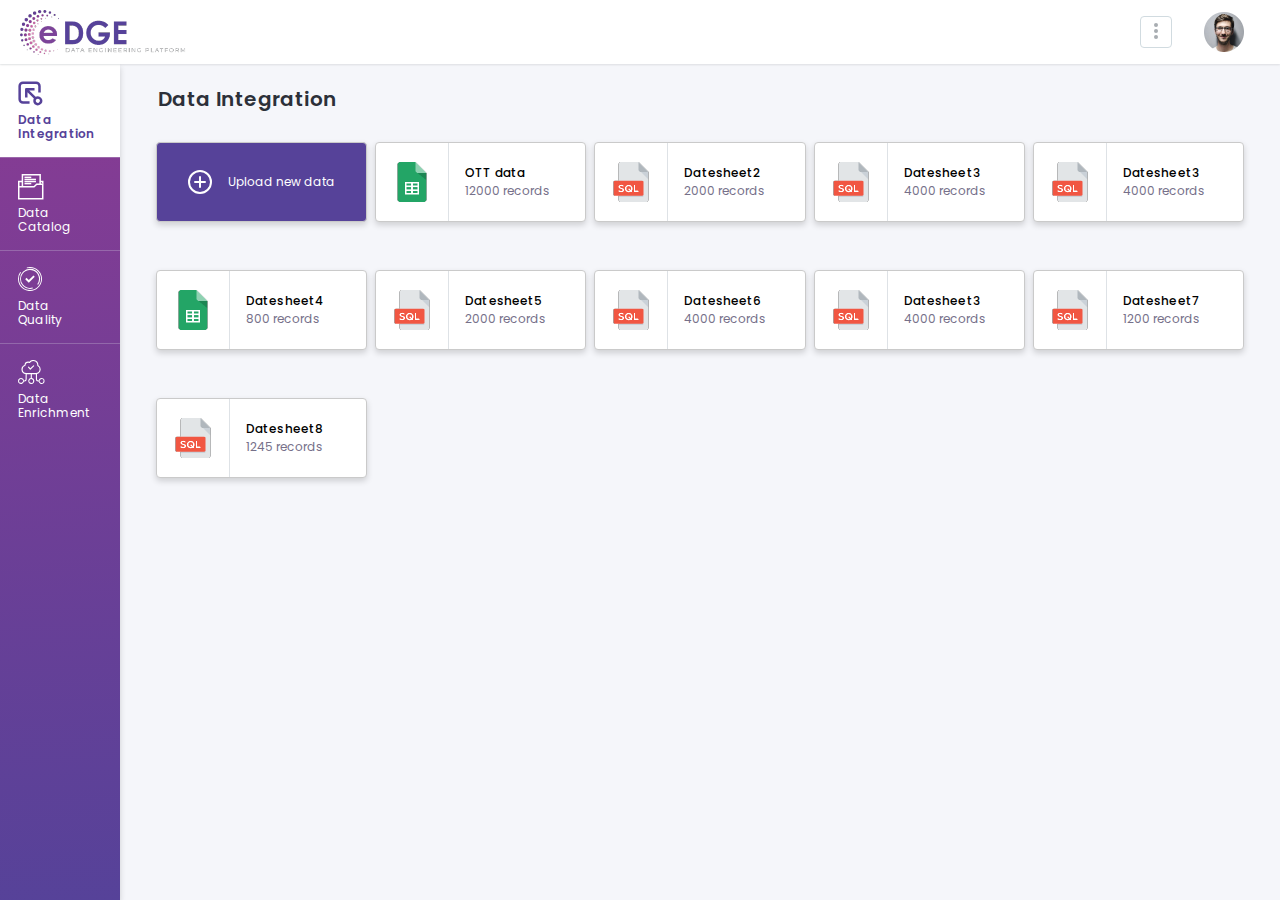
<file: index.html>
<!DOCTYPE html>
<html lang="en">

<head>
    <meta charset="UTF-8">
    <meta http-equiv="X-UA-Compatible" content="IE=edge">
    <meta name="viewport" content="width=device-width, initial-scale=1.0">
    <title>Edge Dashboard</title>

    <!-- FONTS -->
    <link rel="preconnect" href="https://fonts.googleapis.com">
    <link rel="preconnect" href="https://fonts.gstatic.com" crossorigin>
    <link rel="stylesheet" href="https://fonts.googleapis.com/css2?family=Poppins:wght@400;500;600;700&display=swap">
    <!-- CSS -->
    <link rel="stylesheet" href="https://cdn.jsdelivr.net/npm/bootstrap@5.1.3/dist/css/bootstrap.min.css">
    <link rel="stylesheet" href="assets/css/style.css">
</head>

<body>
    <div class="mainWrapr d-flex flex-column">
        <header class="mainHeadr ">
            <nav class="navbar navbar-expand-md navbar-light bg-white py-1" aria-label="main navbar">
                <div class="container-fluid">
                    <a class="navbar-brand ps-2" href="#">
                        <img src="assets/images/logo.png" alt="edge logo">
                    </a>
                    <button class="navbar-toggler" type="button" data-bs-toggle="collapse" data-bs-target="#mainHeadr-nav" aria-controls="mainHeadr-nav" aria-expanded="false" aria-label="Toggle navigation">
                        <span class="navbar-toggler-icon"></span>
                    </button>

                    <div class="collapse navbar-collapse" id="mainHeadr-nav">
                        <ul class="navbar-nav flex-row align-items-center ms-auto mb-2 mb-sm-0">
                            <li class="nav-item dropdown moreMenu px-2">
                                <a class="nav-link dropdown-toggle moreMenu d-inline-flex justify-content-center align-items-center" href="#" id="moreMenu-drpdwn" data-bs-toggle="dropdown" aria-expanded="false">
                                    <img src="assets/images/triple-dot-menu.svg" alt="triple dot menu button">
                                </a>
                                <ul class="dropdown-menu end-0" aria-labelledby="moreMenu-drpdwn">
                                    <li><a class="dropdown-item" href="#">Action</a></li>
                                    <li><a class="dropdown-item" href="#">Another action</a></li>
                                </ul>
                            </li>
                            <li class="nav-item px-3">
                                <a class="nav-link" href="#">
                                    <img src="assets/images/profile-icon.png" alt="profile icon">
                                </a>
                            </li>
                        </ul>
                    </div>
                </div>
            </nav>
        </header>
        <main class="mainCntnt flex-fill d-flex flex-md-row flex-column overflow-auto">
            <div class="sideNav overflow-auto">
                <ul class="sideNavBar d-md-block d-flex p-0 m-0">
                    <li class="sideNavBar-item ">
                        <a class="sideNavBar-link active" href="#">
                            <span class="sideNavBar-linkIcn">
                                <svg xmlns="http://www.w3.org/2000/svg" width="24.819" height="24.796" viewBox="0 0 24.819 24.796">
                                    <g id="Group_11485" data-name="Group 11485" transform="translate(652.331 6972.9)">
                                      <path id="Path_256" data-name="Path 256" d="M290.024,224.577a4.551,4.551,0,1,0-2.218-8.523l-6.371-6.371h5.279V207.2h-8.274a1.241,1.241,0,0,0-1.241,1.241v8.274h2.482v-5.279l6.371,6.371h0a4.551,4.551,0,0,0,3.972,6.768Zm0-6.62h0a2.068,2.068,0,1,1-1.463.606,2.068,2.068,0,0,1,1.463-.606Z" transform="translate(-922.51 -7173.082)" fill="#fff" />
                                      <path id="Path_257" data-name="Path 257" d="M209.941,128.77v-6.62a4.551,4.551,0,0,0-4.551-4.551H192.151a4.55,4.55,0,0,0-4.551,4.551V135.39a4.551,4.551,0,0,0,4.551,4.551h6.62v-2.482h-6.62a2.069,2.069,0,0,1-2.069-2.069V122.151a2.069,2.069,0,0,1,2.069-2.069H205.39a2.069,2.069,0,0,1,2.069,2.069v6.62Z" transform="translate(-839.531 -7090.1)" fill="#fff" />
                                    </g>
                                  </svg>                                                                    
                            </span>
                            <span class="sideNavBar-linkTxt pt-2">Data Integration</span>
                        </a>
                    </li>
                    <li class="sideNavBar-item">
                        <a class="sideNavBar-link " href="file-overview.html">
                            <span class="sideNavBar-linkIcn dataCatalog">
                                <svg xmlns="http://www.w3.org/2000/svg" width="25.507" height="25.5" viewBox="0 0 25.507 25.5">
                                    <g id="Group_11486" data-name="Group 11486" transform="translate(844.181 6911.75)">
                                      <path id="Path_258" data-name="Path 258" d="M32.257,240.756l23.98-.025V226.147h-6.03l-2.63,2.609H32.257Z" transform="translate(-875.688 -7127.756)" fill="none" stroke="#fff" stroke-width="1.5"/>
                                      <path id="Path_259" data-name="Path 259" d="M470.828,174.386l.019-2.087h-2.891" transform="translate(-1290.278 -7076.517)" fill="none" stroke="#fff" stroke-width="1.5"/>
                                      <path id="Path_260" data-name="Path 260" d="M36.169,172.293H32.256v4.956" transform="translate(-875.687 -7076.511)" fill="none" stroke="#fff" stroke-width="1.5"/>
                                      <path id="Path_261" data-name="Path 261" d="M107.852,43.785l.023-11.478h17.739l-.017,9.261" transform="translate(-947.62 -6943.307)" fill="none" stroke="#fff" stroke-width="1.5"/>
                                      <path id="Path_262" data-name="Path 262" d="M150.712,86.147h6.783" transform="translate(-988.404 -6994.538)" fill="none" stroke="#fff" stroke-width="1.5"/>
                                      <path id="Path_263" data-name="Path 263" d="M150.712,129.228H162.19" transform="translate(-988.404 -7035.532)" fill="none" stroke="#fff" stroke-width="1.5"/>
                                      <path id="Path_264" data-name="Path 264" d="M150.712,172.293H162.19" transform="translate(-988.404 -7076.511)" fill="none" stroke="#fff" stroke-width="1.5"/>
                                      <path id="Path_265" data-name="Path 265" d="M150.712,215.369h6.783" transform="translate(-988.404 -7117.5)" fill="none" stroke="#fff" stroke-width="1.5"/>
                                    </g>
                                  </svg>                                  
                            </span>
                            <span class="sideNavBar-linkTxt pt-2">Data Catalog</span>
                        </a>
                    </li>
                    <li class="sideNavBar-item">
                        <a class="sideNavBar-link" href="data-quality.html">
                            <span class="sideNavBar-linkIcn">
                                <svg xmlns="http://www.w3.org/2000/svg" width="24" height="24" viewBox="0 0 24 24">
                                    <g id="Group_11487" data-name="Group 11487" transform="translate(770.447 7490.484)">
                                      <path id="Path_266" data-name="Path 266" d="M141.063,67.029l.871.5.025-.05a10.077,10.077,0,0,0-8.116-15.959,10.071,10.071,0,0,0-.025,20.141,9.16,9.16,0,0,0,2.764-.4l.05-.025-.2-1-.075.025a9.2,9.2,0,0,1-2.589.4,9.011,9.011,0,1,1,7.295-3.685Z" transform="translate(-892.265 -7540.161)" fill="#fff"/>
                                      <path id="Path_267" data-name="Path 267" d="M100.6,13.614a11.882,11.882,0,0,0-8.49-3.535,11.377,11.377,0,0,0-3.212.448l-.05.025.174.921.075-.025a11.423,11.423,0,0,1,3.013-.423A11.066,11.066,0,1,1,81.03,22.054a10.932,10.932,0,0,1,2.042-6.4l.05-.05-.822-.473-.025.05A11.791,11.791,0,0,0,80.084,22.1a12,12,0,1,0,20.515-8.49Z" transform="translate(-850.531 -7500.563)" fill="#fff"/>
                                      <path id="Path_268" data-name="Path 268" d="M243.774,201.773l-1.295,1.295,3.56,3.56,5.975-5.975-1.295-1.295-4.681,4.681Z" transform="translate(-1005.707 -7681.427)" fill="#fff"/>
                                    </g>
                                  </svg>                                  
                            </span>
                            <span class="sideNavBar-linkTxt pt-2">Data Quality</span>
                        </a>
                    </li>
                    <li class="sideNavBar-item">
                        <a class="sideNavBar-link" href="data-issues-enrichment.html">
                            <span class="sideNavBar-linkIcn">
                                <svg xmlns="http://www.w3.org/2000/svg" width="26.604" height="24" viewBox="0 0 26.604 24">
                                    <g id="Group_11488" data-name="Group 11488" transform="translate(741.217 7366.001)">
                                      <path id="Path_269" data-name="Path 269" d="M285.53,150.01a.562.562,0,0,0,.4.188h.017a.564.564,0,0,0,.4-.166l3.344-3.344a.562.562,0,1,0-.8-.8l-2.922,2.919-1.357-1.537h0a.562.562,0,1,0-.843.744Z" transform="translate(-1014.877 -7506.468)" fill="#fff"/>
                                      <path id="Path_270" data-name="Path 270" d="M91.353,61.285h-.517a3,3,0,1,0,0,1.124h.517A2.248,2.248,0,0,0,93.6,60.161V55h4.027v3.911a3,3,0,1,0,1.124,0V55h4.027v5.165a2.248,2.248,0,0,0,2.248,2.248h.517a3,3,0,1,0,0-1.124h-.517a1.124,1.124,0,0,1-1.124-1.124V54.856a4.777,4.777,0,0,0,1.368-8.724v-.146h0a5.125,5.125,0,0,0-9.006-3.352,3.71,3.71,0,0,0-1.146-.174,3.773,3.773,0,0,0-3.731,3.315,4.777,4.777,0,0,0,1.09,9.171v5.215a1.124,1.124,0,0,1-1.124,1.124Zm-3.465,2.447a1.88,1.88,0,1,1,1.326-.556,1.878,1.878,0,0,1-1.326.556Zm20.6-3.754a1.88,1.88,0,1,1-1.32.55,1.876,1.876,0,0,1,1.32-.55Zm-8.424,1.868a1.88,1.88,0,1,1-.554-1.321,1.877,1.877,0,0,1,.554,1.321ZM89.512,50.208a3.653,3.653,0,0,1,2.577-3.5.562.562,0,0,0,.4-.531,2.645,2.645,0,0,1,2.633-2.6,2.61,2.61,0,0,1,1.1.242.562.562,0,0,0,.688-.18,4,4,0,0,1,7.247,2.346,2.8,2.8,0,0,1-.019.408h0a.562.562,0,0,0,.3.562,3.653,3.653,0,0,1-1.663,6.912H93.176a3.667,3.667,0,0,1-3.664-3.664Z" transform="translate(-826.104 -7406.857)" fill="#fff"/>
                                    </g>
                                  </svg>                                  
                            </span>
                            <span class="sideNavBar-linkTxt pt-2">Data Enrichment</span>
                        </a>
                    </li>
                </ul>
            </div>
            <div class="contentArea flex-fill overflow-auto">

                <h2 class="contentArea-title mb-1">Data Integration</h2>

                <div class="container-fluid dataContainr">
                    <div class="row mx-n1 row-cols-1 row-cols-sm-2 row-cols-md-3 row-cols-lg-4 row-cols-xl-5 row-cols-xxl-6">
                        <div class="col py-4 px-1">
                            <a class="upldBtn" href="#" data-bs-toggle="modal" data-bs-target="#uploadDataModal">
                                <span class="upldBtn-icn me-3"></span>
                                <span class="upldBtn-txt">Upload new data</span>
                            </a>
                            <div class="modal fade uploadModal " id="uploadDataModal" data-bs-backdrop="static" data-bs-keyboard="false" tabindex="-1" aria-labelledby="uploadData" aria-hidden="true">
                                <div class="modal-dialog modal-dialog-centered">
                                    <div class="modal-content">
                                        <div class="modal-header main-wrp p-0">
                                            <h5 class="modal-title pb-3 align-items-start" id="uploadData">Upload new data</h5>
                                            <button type="button" class="closeBtn" data-bs-dismiss="modal"><span class="closeBtnIcn"></span></button>
                                        </div>
                                        <div class="modal-body p-0">
                                            <p class="tab-title pt-3 pb-2 m-0">Select any of the below</p>
                                            <div class="tabs-main">
                                                <ul class="nav " id="tabs-wrap" role="tablist">
                                                    <li class="nav-item tabs-items" role="presentation">
                                                        <button class="nav-link active" data-bs-toggle="tab" data-bs-target="#databaseWarehouse" type="button" role="tab" aria-controls="databaseWarehouse" aria-selected="true">Database & warehouse</button>
                                                    </li>
                                                    <li class=" nav-item tabs-items" role="presentation">
                                                        <button class="nav-link " data-bs-toggle="tab" data-bs-target="#fileUpload" type="button" role="tab" aria-controls="fileUpload" aria-selected="false">File upload</button>
                                                    </li>
                                                </ul>
                                            </div>
                                            <div class="tab-content" id="tabs-wrapContent">
                                                <div class="tab-pane fade active show" id="databaseWarehouse" role="tabpanel" aria-labelledby="datawarehouse-tab">
                                                    <div class="database-details-Wrapr pt-4">
                                                        <div class="container-fluid p-0">
                                                            <div class="row pt-2 pb-3">
                                                                <div class="col-6 details-item">
                                                                    <label for="dataSource" class="form-label">Data source</label>
                                                                    <input type="text" class="form-control" id="dataSource" placeholder="">
                                                                </div>
                                                            </div>
                                                            <div class="row pb-4 mb-2">
                                                                <h4 class="detail-Head">Connection Details</h4>
                                                                <div class="col-6 details-item">
                                                                    <label for="hostPort" class="form-label">Host Port</label>
                                                                    <input type="text" class="form-control" id="hostPort" placeholder="">
                                                                </div>
                                                                <div class="col-6 details-item">
                                                                    <label for="dataBaseName" class="form-label">Database Name</label>
                                                                    <input type="text" class="form-control" id="dataBaseName" placeholder="">
                                                                </div>
                                                            </div>
                                                            <div class="row pb-3 mb-1">
                                                                <h4 class="detail-Head">Login Details</h4>
                                                                <div class="col-6 details-item">
                                                                    <label for="userName" class="form-label">Username</label>
                                                                    <input type="text" class="form-control" id="userName" placeholder="">
                                                                </div>
                                                                <div class="col-6 details-item">
                                                                    <label for="loginPass" class="form-label">Password</label>
                                                                    <input type="password" class="form-control" id="loginPass" placeholder="">
                                                                </div>
                                                            </div>
                                                            <div class="detail-btnWrapr d-flex align-items-center">
                                                                <a href="#" class="testBtn">Test Connection</a>
                                                                <a href="#" class="saveBtn ms-auto ">Save</a>
                                                            </div>
                                                        </div>
                                                    </div>

                                                </div>
                                                <div class="tab-pane fade " id="fileUpload" role="tabpanel" aria-labelledby="file-upload-tab">
                                                    <div class="slctFormat pt-4 mt-3 px-0 pb-3 d-flex align-items-center">
                                                        <p class="format-title m-0">Choose file format</p>
                                                        <div class="format-btn-wrap px-3 " id="xls">
                                                            <input type="radio" class="formatInpt" id="xlsFormat" name="format" value="xlsFile" checked>
                                                            <label class="formatInptLbl" for="xlsFormat"><img src="assets/images/excel-file.png" class="formatIcn" alt="Excel Icon" ></label>
                                                            <input type="radio" class="formatInpt" id="txtFormat" name="format" value="txtFile">
                                                            <label class="formatInptLbl" for="txtFormat"><img src="assets/images/txt-file.png" class="formatIcn" alt="Notepad Icon" ></label>
                                                        </div>
                                                    </div>
                                                    <div class="uploadInpt-wrapr input-group">
                                                        <input type="file" class="form-control" id="uploadInpt">
                                                        <div class="uploadInpt-cntnt">
                                                            <img src="assets/images/upload-icon.svg" alt="Upload file Icon" class="upload-icon">
                                                            <p class="uploadInpt-cntntTxt m-0 pt-2">Drop your file here<span class="text-black px-1">or</span><label class="input-group-text" for="uploadInpt">Browse</label></p>
                                                        </div>
                                                    </div>
                                                    <div class="file-progress-main pt-2">
                                                        <div class="progress-wrap position-relative">
                                                            <div class="cust-progress"></div>
                                                            <div class="cust-progress-filled"></div>
                                                        </div>
                                                        <div class="progress-cnt d-flex justify-content-between pt-2 pb-3">
                                                            <a href="file-preview.html" class="file-name m-0">Test1.txt</a>
                                                            <p class="file-percentage m-0">60%</p>
                                                        </div>
                                                    </div>
                                                </div>
                                            </div>
                                        </div>
                                    </div>
                                </div>
                            </div>
                        </div>
                        <div class="col py-4 px-1">
                            <a class="dataCard px-3" href="file-overview.html">
                                <span class="dataCard-icnWrap d-inline-flex align-items-center h-100 pe-3 border-end">
                                    <img class="dataCard-icn" src="assets/images/excel-file.png" alt="excel file icon" >
                                </span>
                                <span class="dataCard-txt d-inline-flex flex-column ps-3">
                                    <span class="dataCard-name">OTT data</span>
                                <span class="dataCard-recordCount">12000 records</span>
                                </span>
                            </a>
                        </div>
                        <div class="col py-4 px-1">
                            <a class="dataCard px-3" href="file-overview-sql.html">
                                <span class="dataCard-icnWrap d-inline-flex align-items-center h-100 pe-3 border-end">
                                    <img class="dataCard-icn" src="assets/images/sql-file.png" alt="sql file icon" >
                                </span>
                                <span class="dataCard-txt d-inline-flex flex-column ps-3">
                                    <span class="dataCard-name">Datesheet2</span>
                                <span class="dataCard-recordCount">2000 records</span>
                                </span>
                            </a>
                        </div>
                        <div class="col py-4 px-1">
                            <a class="dataCard px-3" href="file-overview-sql.html">
                                <span class="dataCard-icnWrap d-inline-flex align-items-center h-100 pe-3 border-end">
                                    <img class="dataCard-icn" src="assets/images/sql-file.png" alt="sql file icon" >
                                </span>
                                <span class="dataCard-txt d-inline-flex flex-column ps-3">
                                    <span class="dataCard-name">Datesheet3</span>
                                <span class="dataCard-recordCount">4000 records</span>
                                </span>
                            </a>
                        </div>
                        <div class="col py-4 px-1">
                            <a class="dataCard px-3" href="file-overview-sql.html">
                                <span class="dataCard-icnWrap d-inline-flex align-items-center h-100 pe-3 border-end">
                                    <img class="dataCard-icn" src="assets/images/sql-file.png" alt="sql file icon" >
                                </span>
                                <span class="dataCard-txt d-inline-flex flex-column ps-3">
                                    <span class="dataCard-name">Datesheet3</span>
                                <span class="dataCard-recordCount">4000 records</span>
                                </span>
                            </a>
                        </div>
                        <div class="col py-4 px-1">
                            <a class="dataCard px-3" href="file-overview.html">
                                <span class="dataCard-icnWrap d-inline-flex align-items-center h-100 pe-3 border-end">
                                    <img class="dataCard-icn" src="assets/images/excel-file.png" alt="excel file icon" >
                                </span>
                                <span class="dataCard-txt d-inline-flex flex-column ps-3">
                                    <span class="dataCard-name">Datesheet4</span>
                                <span class="dataCard-recordCount">800 records</span>
                                </span>
                            </a>
                        </div>
                        <div class="col py-4 px-1">
                            <a class="dataCard px-3" href="file-overview-sql.html">
                                <span class="dataCard-icnWrap d-inline-flex align-items-center h-100 pe-3 border-end">
                                    <img class="dataCard-icn" src="assets/images/sql-file.png" alt="sql file icon" >
                                </span>
                                <span class="dataCard-txt d-inline-flex flex-column ps-3">
                                    <span class="dataCard-name">Datesheet5</span>
                                <span class="dataCard-recordCount">2000 records</span>
                                </span>
                            </a>
                        </div>
                        <div class="col py-4 px-1">
                            <a class="dataCard px-3" href="file-overview-sql.html">
                                <span class="dataCard-icnWrap d-inline-flex align-items-center h-100 pe-3 border-end">
                                    <img class="dataCard-icn" src="assets/images/sql-file.png" alt="sql file icon" >
                                </span>
                                <span class="dataCard-txt d-inline-flex flex-column ps-3">
                                    <span class="dataCard-name">Datesheet6</span>
                                <span class="dataCard-recordCount">4000 records</span>
                                </span>
                            </a>
                        </div>
                        <div class="col py-4 px-1">
                            <a class="dataCard px-3" href="file-overview-sql.html">
                                <span class="dataCard-icnWrap d-inline-flex align-items-center h-100 pe-3 border-end">
                                    <img class="dataCard-icn" src="assets/images/sql-file.png" alt="sql file icon" >
                                </span>
                                <span class="dataCard-txt d-inline-flex flex-column ps-3">
                                    <span class="dataCard-name">Datesheet3</span>
                                <span class="dataCard-recordCount">4000 records</span>
                                </span>
                            </a>
                        </div>
                        <div class="col py-4 px-1">
                            <a class="dataCard px-3" href="file-overview-sql.html">
                                <span class="dataCard-icnWrap d-inline-flex align-items-center h-100 pe-3 border-end">
                                    <img class="dataCard-icn" src="assets/images/sql-file.png" alt="sql file icon" >
                                </span>
                                <span class="dataCard-txt d-inline-flex flex-column ps-3">
                                    <span class="dataCard-name">Datesheet7</span>
                                <span class="dataCard-recordCount">1200 records</span>
                                </span>
                            </a>
                        </div>
                        <div class="col py-4 px-1">
                            <a class="dataCard px-3" href="file-preview.html">
                                <span class="dataCard-icnWrap d-inline-flex align-items-center h-100 pe-3 border-end">
                                    <img class="dataCard-icn" src="assets/images/sql-file.png" alt="sql file icon" >
                                </span>
                                <span class="dataCard-txt d-inline-flex flex-column ps-3">
                                    <span class="dataCard-name">Datesheet8</span>
                                <span class="dataCard-recordCount">1245 records</span>
                                </span>
                            </a>
                        </div>
                    </div>  
                </div>
            </div>
        </main>
    </div>

    <!-- JavaScript -->
    <script src="https://cdn.jsdelivr.net/npm/bootstrap@5.1.3/dist/js/bootstrap.bundle.min.js"></script>
    <script src="assets/js/script.js"></script>
</body>

</html>
</file>
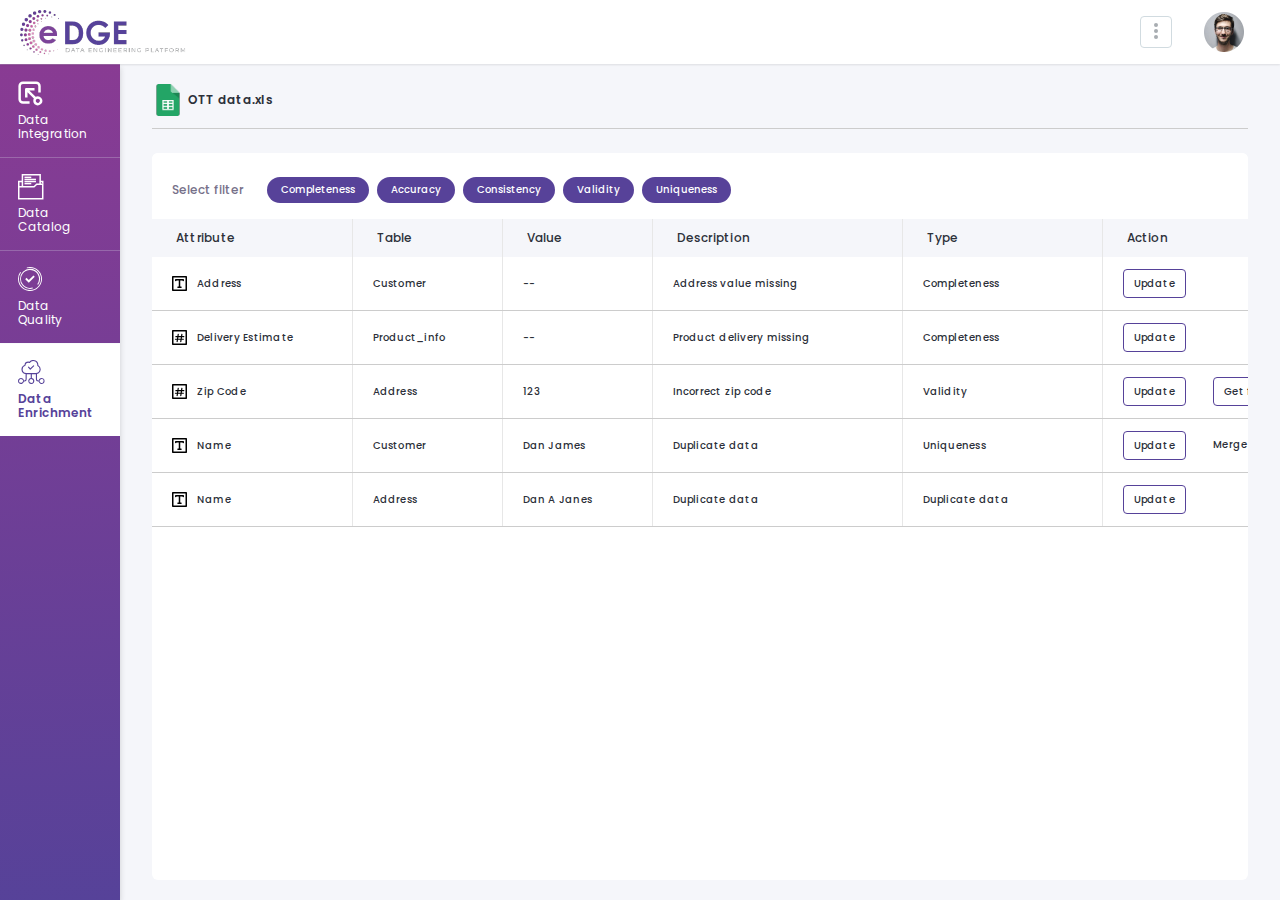
<file: data-issues-enrichment.html>
<!DOCTYPE html>
<html lang="en">

<head>
    <meta charset="UTF-8">
    <meta http-equiv="X-UA-Compatible" content="IE=edge">
    <meta name="viewport" content="width=device-width, initial-scale=1.0">
    <title>Edge Dashboard</title>

    <!-- FONTS -->
    <link rel="preconnect" href="https://fonts.googleapis.com">
    <link rel="preconnect" href="https://fonts.gstatic.com" crossorigin>
    <link rel="stylesheet" href="https://fonts.googleapis.com/css2?family=Poppins:wght@400;500;600;700&display=swap">
    <!-- CSS -->
    <link rel="stylesheet" href="https://cdn.jsdelivr.net/npm/bootstrap@5.1.3/dist/css/bootstrap.min.css">
    <link rel="stylesheet" href="assets/css/style.css">
</head>

<body>
    <div class="mainWrapr d-flex flex-column">
        <header class="mainHeadr ">
            <nav class="navbar navbar-expand-md navbar-light bg-white py-1" aria-label="main navbar">
                <div class="container-fluid">
                    <a class="navbar-brand ps-2" href="#">
                        <img src="assets/images/logo.png" alt="edge logo">
                    </a>
                    <button class="navbar-toggler" type="button" data-bs-toggle="collapse" data-bs-target="#mainHeadr-nav" aria-controls="mainHeadr-nav" aria-expanded="false" aria-label="Toggle navigation">
                        <span class="navbar-toggler-icon"></span>
                    </button>

                    <div class="collapse navbar-collapse" id="mainHeadr-nav">
                        <ul class="navbar-nav flex-row align-items-center ms-auto mb-2 mb-sm-0">
                            <li class="nav-item dropdown moreMenu px-2">
                                <a class="nav-link dropdown-toggle moreMenu d-inline-flex justify-content-center align-items-center" href="#" id="moreMenu-drpdwn" data-bs-toggle="dropdown" aria-expanded="false">
                                    <img src="assets/images/triple-dot-menu.svg" alt="triple dot menu button">
                                </a>
                                <ul class="dropdown-menu end-0" aria-labelledby="moreMenu-drpdwn">
                                    <li><a class="dropdown-item" href="#">Action</a></li>
                                    <li><a class="dropdown-item" href="#">Another action</a></li>
                                </ul>
                            </li>
                            <li class="nav-item px-3">
                                <a class="nav-link" href="#">
                                    <img src="assets/images/profile-icon.png" alt="profile icon">
                                </a>
                            </li>
                        </ul>
                    </div>
                </div>
            </nav>
        </header>
        <main class="mainCntnt flex-fill d-flex flex-md-row flex-column overflow-auto">
            <div class="sideNav overflow-auto">
                <ul class="sideNavBar d-md-block d-flex p-0 m-0">
                    <li class="sideNavBar-item ">
                        <a class="sideNavBar-link" href="index.html">
                            <span class="sideNavBar-linkIcn">
                                <svg xmlns="http://www.w3.org/2000/svg" width="24.819" height="24.796" viewBox="0 0 24.819 24.796">
                                    <g id="Group_11485" data-name="Group 11485" transform="translate(652.331 6972.9)">
                                      <path id="Path_256" data-name="Path 256" d="M290.024,224.577a4.551,4.551,0,1,0-2.218-8.523l-6.371-6.371h5.279V207.2h-8.274a1.241,1.241,0,0,0-1.241,1.241v8.274h2.482v-5.279l6.371,6.371h0a4.551,4.551,0,0,0,3.972,6.768Zm0-6.62h0a2.068,2.068,0,1,1-1.463.606,2.068,2.068,0,0,1,1.463-.606Z" transform="translate(-922.51 -7173.082)" fill="#fff" />
                                      <path id="Path_257" data-name="Path 257" d="M209.941,128.77v-6.62a4.551,4.551,0,0,0-4.551-4.551H192.151a4.55,4.55,0,0,0-4.551,4.551V135.39a4.551,4.551,0,0,0,4.551,4.551h6.62v-2.482h-6.62a2.069,2.069,0,0,1-2.069-2.069V122.151a2.069,2.069,0,0,1,2.069-2.069H205.39a2.069,2.069,0,0,1,2.069,2.069v6.62Z" transform="translate(-839.531 -7090.1)" fill="#fff" />
                                    </g>
                                  </svg>                                                                    
                            </span>
                            <span class="sideNavBar-linkTxt pt-2">Data Integration</span>
                        </a>
                    </li>
                    <li class="sideNavBar-item">
                        <a class="sideNavBar-link  " href="file-overview.html">
                            <span class="sideNavBar-linkIcn dataCatalog">
                                <svg xmlns="http://www.w3.org/2000/svg" width="25.507" height="25.5" viewBox="0 0 25.507 25.5">
                                    <g id="Group_11486" data-name="Group 11486" transform="translate(844.181 6911.75)">
                                      <path id="Path_258" data-name="Path 258" d="M32.257,240.756l23.98-.025V226.147h-6.03l-2.63,2.609H32.257Z" transform="translate(-875.688 -7127.756)" fill="none" stroke="#fff" stroke-width="1.5"/>
                                      <path id="Path_259" data-name="Path 259" d="M470.828,174.386l.019-2.087h-2.891" transform="translate(-1290.278 -7076.517)" fill="none" stroke="#fff" stroke-width="1.5"/>
                                      <path id="Path_260" data-name="Path 260" d="M36.169,172.293H32.256v4.956" transform="translate(-875.687 -7076.511)" fill="none" stroke="#fff" stroke-width="1.5"/>
                                      <path id="Path_261" data-name="Path 261" d="M107.852,43.785l.023-11.478h17.739l-.017,9.261" transform="translate(-947.62 -6943.307)" fill="none" stroke="#fff" stroke-width="1.5"/>
                                      <path id="Path_262" data-name="Path 262" d="M150.712,86.147h6.783" transform="translate(-988.404 -6994.538)" fill="none" stroke="#fff" stroke-width="1.5"/>
                                      <path id="Path_263" data-name="Path 263" d="M150.712,129.228H162.19" transform="translate(-988.404 -7035.532)" fill="none" stroke="#fff" stroke-width="1.5"/>
                                      <path id="Path_264" data-name="Path 264" d="M150.712,172.293H162.19" transform="translate(-988.404 -7076.511)" fill="none" stroke="#fff" stroke-width="1.5"/>
                                      <path id="Path_265" data-name="Path 265" d="M150.712,215.369h6.783" transform="translate(-988.404 -7117.5)" fill="none" stroke="#fff" stroke-width="1.5"/>
                                    </g>
                                  </svg>                                  
                            </span>
                            <span class="sideNavBar-linkTxt pt-2">Data Catalog</span>
                        </a>
                    </li>
                    <li class="sideNavBar-item">
                        <a class="sideNavBar-link" href="data-quality.html">
                            <span class="sideNavBar-linkIcn">
                                <svg xmlns="http://www.w3.org/2000/svg" width="24" height="24" viewBox="0 0 24 24">
                                    <g id="Group_11487" data-name="Group 11487" transform="translate(770.447 7490.484)">
                                      <path id="Path_266" data-name="Path 266" d="M141.063,67.029l.871.5.025-.05a10.077,10.077,0,0,0-8.116-15.959,10.071,10.071,0,0,0-.025,20.141,9.16,9.16,0,0,0,2.764-.4l.05-.025-.2-1-.075.025a9.2,9.2,0,0,1-2.589.4,9.011,9.011,0,1,1,7.295-3.685Z" transform="translate(-892.265 -7540.161)" fill="#fff"/>
                                      <path id="Path_267" data-name="Path 267" d="M100.6,13.614a11.882,11.882,0,0,0-8.49-3.535,11.377,11.377,0,0,0-3.212.448l-.05.025.174.921.075-.025a11.423,11.423,0,0,1,3.013-.423A11.066,11.066,0,1,1,81.03,22.054a10.932,10.932,0,0,1,2.042-6.4l.05-.05-.822-.473-.025.05A11.791,11.791,0,0,0,80.084,22.1a12,12,0,1,0,20.515-8.49Z" transform="translate(-850.531 -7500.563)" fill="#fff"/>
                                      <path id="Path_268" data-name="Path 268" d="M243.774,201.773l-1.295,1.295,3.56,3.56,5.975-5.975-1.295-1.295-4.681,4.681Z" transform="translate(-1005.707 -7681.427)" fill="#fff"/>
                                    </g>
                                  </svg>                                  
                            </span>
                            <span class="sideNavBar-linkTxt pt-2">Data Quality</span>
                        </a>
                    </li>
                    <li class="sideNavBar-item">
                        <a class="sideNavBar-link active" href="#">
                            <span class="sideNavBar-linkIcn">
                                <svg xmlns="http://www.w3.org/2000/svg" width="26.604" height="24" viewBox="0 0 26.604 24">
                                    <g id="Group_11488" data-name="Group 11488" transform="translate(741.217 7366.001)">
                                      <path id="Path_269" data-name="Path 269" d="M285.53,150.01a.562.562,0,0,0,.4.188h.017a.564.564,0,0,0,.4-.166l3.344-3.344a.562.562,0,1,0-.8-.8l-2.922,2.919-1.357-1.537h0a.562.562,0,1,0-.843.744Z" transform="translate(-1014.877 -7506.468)" fill="#fff"/>
                                      <path id="Path_270" data-name="Path 270" d="M91.353,61.285h-.517a3,3,0,1,0,0,1.124h.517A2.248,2.248,0,0,0,93.6,60.161V55h4.027v3.911a3,3,0,1,0,1.124,0V55h4.027v5.165a2.248,2.248,0,0,0,2.248,2.248h.517a3,3,0,1,0,0-1.124h-.517a1.124,1.124,0,0,1-1.124-1.124V54.856a4.777,4.777,0,0,0,1.368-8.724v-.146h0a5.125,5.125,0,0,0-9.006-3.352,3.71,3.71,0,0,0-1.146-.174,3.773,3.773,0,0,0-3.731,3.315,4.777,4.777,0,0,0,1.09,9.171v5.215a1.124,1.124,0,0,1-1.124,1.124Zm-3.465,2.447a1.88,1.88,0,1,1,1.326-.556,1.878,1.878,0,0,1-1.326.556Zm20.6-3.754a1.88,1.88,0,1,1-1.32.55,1.876,1.876,0,0,1,1.32-.55Zm-8.424,1.868a1.88,1.88,0,1,1-.554-1.321,1.877,1.877,0,0,1,.554,1.321ZM89.512,50.208a3.653,3.653,0,0,1,2.577-3.5.562.562,0,0,0,.4-.531,2.645,2.645,0,0,1,2.633-2.6,2.61,2.61,0,0,1,1.1.242.562.562,0,0,0,.688-.18,4,4,0,0,1,7.247,2.346,2.8,2.8,0,0,1-.019.408h0a.562.562,0,0,0,.3.562,3.653,3.653,0,0,1-1.663,6.912H93.176a3.667,3.667,0,0,1-3.664-3.664Z" transform="translate(-826.104 -7406.857)" fill="#fff"/>
                                    </g>
                                  </svg>                                  
                            </span>
                            <span class="sideNavBar-linkTxt pt-2">Data Enrichment</span>
                        </a>
                    </li>
                </ul>
            </div>
            <div class="contentArea flex-fill overflow-auto d-flex flex-column">
                <h2 class="contentArea-title file-preview file-preview-border d-flex align-items-center mb-0">
                    <span class="contentArea-title-icnWrap pe-1">
                        <img class="contentArea-title-icn" src="assets/images/excel-file.png" alt="excel file icon" >
                    </span> OTT data.xls
                </h2>

                <div class="container-fluid dataContainr dataset mt-4 px-0 flex-fill bg-white rounded">
                    <div class="tabWrapr p-0 rounded-top">
                        <div class="tabDetails d-flex flex-wrap pb-3">
                            <div class="tabItem tabItems d-flex align-items-center pt-4">
                                <h4 class="tabDescHead pb-0 pe-4">Select filter</h4>
                                <button class="filter-items me-2">Completeness</button>
                                <button class="filter-items me-2">Accuracy</button>
                                <button class="filter-items me-2">Consistency</button>
                                <button class="filter-items me-2">Validity</button>
                                <button class="filter-items me-2">Uniqueness</button>
                            </div>
                        </div>
                    </div>
                    <div class="dataContainr-table overflow-auto">
                        <table class="table table-hover table-borderless mb-0">
                            <colgroup>
                                <col style="width:200px;">
                                <col style="width:150px;">
                                <col style="width:150px;">
                                <col style="width:250px;">
                                <col style="width:200px;">
                                <col style="width:350px;">
                            </colgroup>
                            <thead class="table-head">
                                <tr>
                                    <th scope="col">Attribute</th>
                                    <th scope="col">Table</th>
                                    <th scope="col">Value</th>
                                    <th scope="col">Description</th>
                                    <th scope="col">Type</th>
                                    <th scope="col">Action</th>
                                </tr>
                            </thead>
                            <tbody class="dataset-wrp">
                                <tr>
                                    <td>
                                        <p class="d-flex align-items-center mb-0">
                                            <span class="attr-wrp d-inline-flex align-items-center">
                                                <img src="assets/images/text-type-icon.svg" alt="text type icon" class="img-fluid">
                                            </span> Address
                                        </p>
                                    </td>
                                    <td>Customer</td>
                                    <td>--</td>
                                    <td>Address value missing</td>
                                    <td>Completeness</td>
                                    <td>
                                        <a href="#" class="btn btn-outline-primary updateBtn " data-bs-toggle="modal" data-bs-target="#updateDataModal">Update</a>
                                    </td>
                                </tr>
                                <tr>
                                    <td>
                                        <p class="d-flex align-items-center mb-0">
                                            <span class="attr-wrp d-inline-flex align-items-center">
                                                <img src="assets/images/number-type-icon.svg" alt="number type icon" class="img-fluid">
                                            </span> Delivery Estimate
                                        </p>
                                    </td>
                                    <td>Product_info</td>
                                    <td>--</td>
                                    <td>Product delivery missing</td>
                                    <td>Completeness</td>
                                    <td>
                                        <a href="#" class="btn btn-outline-primary updateBtn " data-bs-toggle="modal" data-bs-target="#updateDataModal">Update</a>
                                    </td>
                                </tr>
                                <tr>
                                    <td>
                                        <p class="d-flex align-items-center mb-0">
                                            <span class="attr-wrp d-inline-flex align-items-center">
                                                <img src="assets/images/number-type-icon.svg" alt="number type icon" class="img-fluid">
                                            </span> Zip Code
                                        </p>
                                    </td>
                                    <td>Address</td>
                                    <td>123</td>
                                    <td>Incorrect zip code</td>
                                    <td>Validity</td>
                                    <td>
                                        <a href="#" class="btn btn-outline-primary updateBtn " data-bs-toggle="modal" data-bs-target="#updateDataModal">Update</a>
                                        <a href="#" class="btn btn-outline-primary updateBtn ms-4" data-bs-toggle="modal" data-bs-target="#uploadNewDataModal">Get from zip database</a>
                                    </td>

                                </tr>
                                <tr>
                                    <td>
                                        <p class="d-flex align-items-center mb-0">
                                            <span class="attr-wrp d-inline-flex align-items-center">
                                                <img src="assets/images/text-type-icon.svg" alt="text type icon" class="img-fluid">
                                            </span> Name
                                        </p>
                                    </td>
                                    <td>Customer</td>
                                    <td>Dan James</td>
                                    <td>Duplicate data</td>
                                    <td>Uniqueness</td>
                                    <td>
                                        <a href="#" class="btn btn-outline-primary updateBtn " data-bs-toggle="modal" data-bs-target="#updateDataModal">Update</a>
                                        <span class="actionTxt ms-4">Merge with address keep this value</span>
                                    </td>
                                </tr>
                                <tr>
                                    <td>
                                        <p class="d-flex align-items-center mb-0">
                                            <span class="attr-wrp d-inline-flex align-items-center">
                                                <img src="assets/images/text-type-icon.svg" alt="text type icon" class="img-fluid">
                                            </span> Name
                                        </p>
                                    </td>
                                    <td>Address</td>
                                    <td>Dan A Janes</td>
                                    <td>Duplicate data</td>
                                    <td>Duplicate data</td>
                                    <td>
                                        <a href="#" class="btn btn-outline-primary updateBtn " data-bs-toggle="modal" data-bs-target="#updateDataModal">Update</a>
                                    </td>

                                </tr>


                            </tbody>
                        </table>
                        <div class="modal fade uploadModal updateModal " id="updateDataModal" data-bs-backdrop="static" data-bs-keyboard="false" tabindex="-1" aria-labelledby="updateData" aria-hidden="true">
                            <div class="modal-dialog modal-dialog-centered">
                                <div class="modal-content">
                                    <div class="modal-header main-wrp p-0">
                                        <h5 class="modal-title pb-3 align-items-start" id="uploadData">Update data</h5>
                                        <button type="button" class="closeBtn" data-bs-dismiss="modal"><span class="closeBtnIcn"></span></button>
                                    </div>
                                    <div class="modal-body pt-4 mt-1 p-0">
                                        <div class="details-item">
                                            <label for="address" class="form-label">Address</label>
                                            <input type="text" class="form-control" id="address" placeholder="">
                                        </div>
                                        <div class="detail-btnWrapr d-flex align-items-center pt-3">
                                            <a href="data-quality-2.html" class="saveBtn ms-auto ">Update</a>
                                        </div>
                                    </div>
                                </div>
                            </div>
                        </div>

                        <div class="modal fade uploadModal updateModal " id="uploadNewDataModal" data-bs-backdrop="static" data-bs-keyboard="false" tabindex="-1" aria-labelledby="updateData" aria-hidden="true">
                            <div class="modal-dialog modal-dialog-centered">
                                <div class="modal-content">
                                    <div class="modal-header main-wrp p-0">
                                        <h5 class="modal-title pb-3 align-items-start" id="uploadData">Upload new data</h5>
                                        <button type="button" class="closeBtn" data-bs-dismiss="modal"><span class="closeBtnIcn"></span></button>
                                    </div>
                                    <div class="modal-body pt-4 p-0">
                                        <div class="uploadInpt-wrapr input-group">
                                            <input type="file" class="form-control" id="uploadInpt">
                                            <div class="uploadInpt-cntnt">
                                                <img src="assets/images/upload-icon.svg" alt="Upload file Icon" class="upload-icon">
                                                <p class="uploadInpt-cntntTxt m-0 pt-2">Drop your file here<span class="text-black px-1">or</span><label class="input-group-text" for="uploadInpt">Browse</label></p>
                                            </div>
                                        </div>
                                        <div class="file-progress-main pt-2">
                                            <div class="progress-wrap position-relative">
                                                <div class="cust-progress"></div>
                                                <div class="cust-progress-filled"></div>
                                            </div>
                                            <div class="progress-cnt d-flex justify-content-between pt-2 pb-3">
                                                <a href="data-quality-3.html" class="file-name m-0">Test1.txt</a>
                                                <p class="file-percentage m-0">60%</p>
                                            </div>
                                        </div>
                                    </div>
                                </div>
                            </div>
                        </div>

                    </div>

                </div>

            </div>

        </main>

    </div>



    <!-- JavaScript -->
    <script src="https://cdn.jsdelivr.net/npm/bootstrap@5.1.3/dist/js/bootstrap.bundle.min.js"></script>
    <script src="assets/js/script.js"></script>
</body>

</html>
</file>
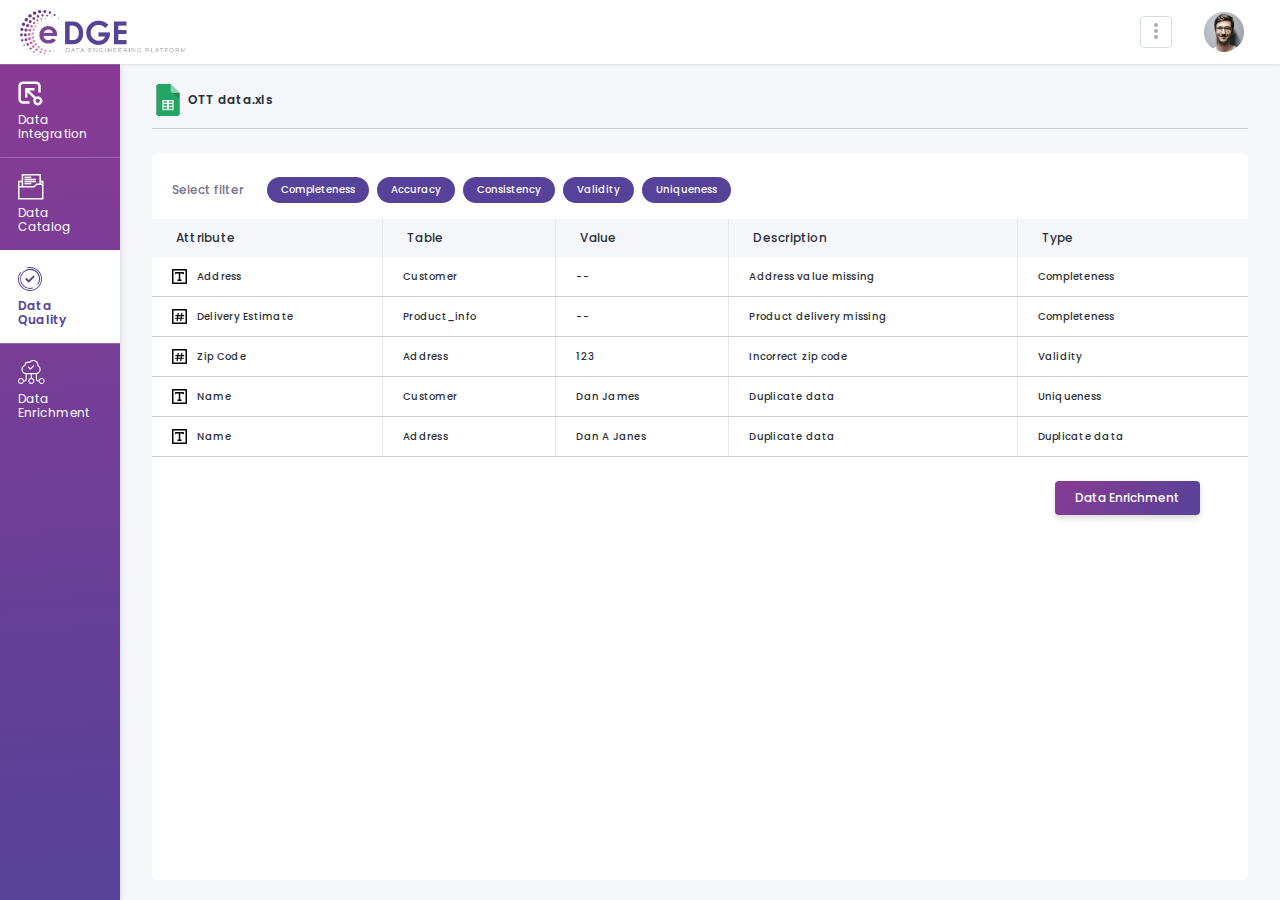
<file: data-issues.html>
<!DOCTYPE html>
<html lang="en">

<head>
    <meta charset="UTF-8">
    <meta http-equiv="X-UA-Compatible" content="IE=edge">
    <meta name="viewport" content="width=device-width, initial-scale=1.0">
    <title>Edge Dashboard</title>

    <!-- FONTS -->
    <link rel="preconnect" href="https://fonts.googleapis.com">
    <link rel="preconnect" href="https://fonts.gstatic.com" crossorigin>
    <link rel="stylesheet" href="https://fonts.googleapis.com/css2?family=Poppins:wght@400;500;600;700&display=swap">
    <!-- CSS -->
    <link rel="stylesheet" href="https://cdn.jsdelivr.net/npm/bootstrap@5.1.3/dist/css/bootstrap.min.css">
    <link rel="stylesheet" href="assets/css/style.css">
</head>

<body>
    <div class="mainWrapr d-flex flex-column">
        <header class="mainHeadr ">
            <nav class="navbar navbar-expand-md navbar-light bg-white py-1" aria-label="main navbar">
                <div class="container-fluid">
                    <a class="navbar-brand ps-2" href="#">
                        <img src="assets/images/logo.png" alt="edge logo">
                    </a>
                    <button class="navbar-toggler" type="button" data-bs-toggle="collapse" data-bs-target="#mainHeadr-nav" aria-controls="mainHeadr-nav" aria-expanded="false" aria-label="Toggle navigation">
                        <span class="navbar-toggler-icon"></span>
                    </button>

                    <div class="collapse navbar-collapse" id="mainHeadr-nav">
                        <ul class="navbar-nav flex-row align-items-center ms-auto mb-2 mb-sm-0">
                            <li class="nav-item dropdown moreMenu px-2">
                                <a class="nav-link dropdown-toggle moreMenu d-inline-flex justify-content-center align-items-center" href="#" id="moreMenu-drpdwn" data-bs-toggle="dropdown" aria-expanded="false">
                                    <img src="assets/images/triple-dot-menu.svg" alt="triple dot menu button">
                                </a>
                                <ul class="dropdown-menu end-0" aria-labelledby="moreMenu-drpdwn">
                                    <li><a class="dropdown-item" href="#">Action</a></li>
                                    <li><a class="dropdown-item" href="#">Another action</a></li>
                                </ul>
                            </li>
                            <li class="nav-item px-3">
                                <a class="nav-link" href="#">
                                    <img src="assets/images/profile-icon.png" alt="profile icon">
                                </a>
                            </li>
                        </ul>
                    </div>
                </div>
            </nav>
        </header>
        <main class="mainCntnt flex-fill d-flex flex-md-row flex-column overflow-auto">
            <div class="sideNav overflow-auto">
                <ul class="sideNavBar d-md-block d-flex p-0 m-0">
                    <li class="sideNavBar-item ">
                        <a class="sideNavBar-link" href="index.html">
                            <span class="sideNavBar-linkIcn">
                                <svg xmlns="http://www.w3.org/2000/svg" width="24.819" height="24.796" viewBox="0 0 24.819 24.796">
                                    <g id="Group_11485" data-name="Group 11485" transform="translate(652.331 6972.9)">
                                      <path id="Path_256" data-name="Path 256" d="M290.024,224.577a4.551,4.551,0,1,0-2.218-8.523l-6.371-6.371h5.279V207.2h-8.274a1.241,1.241,0,0,0-1.241,1.241v8.274h2.482v-5.279l6.371,6.371h0a4.551,4.551,0,0,0,3.972,6.768Zm0-6.62h0a2.068,2.068,0,1,1-1.463.606,2.068,2.068,0,0,1,1.463-.606Z" transform="translate(-922.51 -7173.082)" fill="#fff" />
                                      <path id="Path_257" data-name="Path 257" d="M209.941,128.77v-6.62a4.551,4.551,0,0,0-4.551-4.551H192.151a4.55,4.55,0,0,0-4.551,4.551V135.39a4.551,4.551,0,0,0,4.551,4.551h6.62v-2.482h-6.62a2.069,2.069,0,0,1-2.069-2.069V122.151a2.069,2.069,0,0,1,2.069-2.069H205.39a2.069,2.069,0,0,1,2.069,2.069v6.62Z" transform="translate(-839.531 -7090.1)" fill="#fff" />
                                    </g>
                                  </svg>                                                                    
                            </span>
                            <span class="sideNavBar-linkTxt pt-2">Data Integration</span>
                        </a>
                    </li>
                    <li class="sideNavBar-item">
                        <a class="sideNavBar-link " href="file-overview.html">
                            <span class="sideNavBar-linkIcn dataCatalog">
                                <svg xmlns="http://www.w3.org/2000/svg" width="25.507" height="25.5" viewBox="0 0 25.507 25.5">
                                    <g id="Group_11486" data-name="Group 11486" transform="translate(844.181 6911.75)">
                                      <path id="Path_258" data-name="Path 258" d="M32.257,240.756l23.98-.025V226.147h-6.03l-2.63,2.609H32.257Z" transform="translate(-875.688 -7127.756)" fill="none" stroke="#fff" stroke-width="1.5"/>
                                      <path id="Path_259" data-name="Path 259" d="M470.828,174.386l.019-2.087h-2.891" transform="translate(-1290.278 -7076.517)" fill="none" stroke="#fff" stroke-width="1.5"/>
                                      <path id="Path_260" data-name="Path 260" d="M36.169,172.293H32.256v4.956" transform="translate(-875.687 -7076.511)" fill="none" stroke="#fff" stroke-width="1.5"/>
                                      <path id="Path_261" data-name="Path 261" d="M107.852,43.785l.023-11.478h17.739l-.017,9.261" transform="translate(-947.62 -6943.307)" fill="none" stroke="#fff" stroke-width="1.5"/>
                                      <path id="Path_262" data-name="Path 262" d="M150.712,86.147h6.783" transform="translate(-988.404 -6994.538)" fill="none" stroke="#fff" stroke-width="1.5"/>
                                      <path id="Path_263" data-name="Path 263" d="M150.712,129.228H162.19" transform="translate(-988.404 -7035.532)" fill="none" stroke="#fff" stroke-width="1.5"/>
                                      <path id="Path_264" data-name="Path 264" d="M150.712,172.293H162.19" transform="translate(-988.404 -7076.511)" fill="none" stroke="#fff" stroke-width="1.5"/>
                                      <path id="Path_265" data-name="Path 265" d="M150.712,215.369h6.783" transform="translate(-988.404 -7117.5)" fill="none" stroke="#fff" stroke-width="1.5"/>
                                    </g>
                                  </svg>                                  
                            </span>
                            <span class="sideNavBar-linkTxt pt-2">Data Catalog</span>
                        </a>
                    </li>
                    <li class="sideNavBar-item">
                        <a class="sideNavBar-link active" href="#">
                            <span class="sideNavBar-linkIcn">
                                <svg xmlns="http://www.w3.org/2000/svg" width="24" height="24" viewBox="0 0 24 24">
                                    <g id="Group_11487" data-name="Group 11487" transform="translate(770.447 7490.484)">
                                      <path id="Path_266" data-name="Path 266" d="M141.063,67.029l.871.5.025-.05a10.077,10.077,0,0,0-8.116-15.959,10.071,10.071,0,0,0-.025,20.141,9.16,9.16,0,0,0,2.764-.4l.05-.025-.2-1-.075.025a9.2,9.2,0,0,1-2.589.4,9.011,9.011,0,1,1,7.295-3.685Z" transform="translate(-892.265 -7540.161)" fill="#fff"/>
                                      <path id="Path_267" data-name="Path 267" d="M100.6,13.614a11.882,11.882,0,0,0-8.49-3.535,11.377,11.377,0,0,0-3.212.448l-.05.025.174.921.075-.025a11.423,11.423,0,0,1,3.013-.423A11.066,11.066,0,1,1,81.03,22.054a10.932,10.932,0,0,1,2.042-6.4l.05-.05-.822-.473-.025.05A11.791,11.791,0,0,0,80.084,22.1a12,12,0,1,0,20.515-8.49Z" transform="translate(-850.531 -7500.563)" fill="#fff"/>
                                      <path id="Path_268" data-name="Path 268" d="M243.774,201.773l-1.295,1.295,3.56,3.56,5.975-5.975-1.295-1.295-4.681,4.681Z" transform="translate(-1005.707 -7681.427)" fill="#fff"/>
                                    </g>
                                  </svg>                                  
                            </span>
                            <span class="sideNavBar-linkTxt pt-2">Data Quality</span>
                        </a>
                    </li>
                    <li class="sideNavBar-item">
                        <a class="sideNavBar-link" href="data-issues-enrichment.html">
                            <span class="sideNavBar-linkIcn">
                                <svg xmlns="http://www.w3.org/2000/svg" width="26.604" height="24" viewBox="0 0 26.604 24">
                                    <g id="Group_11488" data-name="Group 11488" transform="translate(741.217 7366.001)">
                                      <path id="Path_269" data-name="Path 269" d="M285.53,150.01a.562.562,0,0,0,.4.188h.017a.564.564,0,0,0,.4-.166l3.344-3.344a.562.562,0,1,0-.8-.8l-2.922,2.919-1.357-1.537h0a.562.562,0,1,0-.843.744Z" transform="translate(-1014.877 -7506.468)" fill="#fff"/>
                                      <path id="Path_270" data-name="Path 270" d="M91.353,61.285h-.517a3,3,0,1,0,0,1.124h.517A2.248,2.248,0,0,0,93.6,60.161V55h4.027v3.911a3,3,0,1,0,1.124,0V55h4.027v5.165a2.248,2.248,0,0,0,2.248,2.248h.517a3,3,0,1,0,0-1.124h-.517a1.124,1.124,0,0,1-1.124-1.124V54.856a4.777,4.777,0,0,0,1.368-8.724v-.146h0a5.125,5.125,0,0,0-9.006-3.352,3.71,3.71,0,0,0-1.146-.174,3.773,3.773,0,0,0-3.731,3.315,4.777,4.777,0,0,0,1.09,9.171v5.215a1.124,1.124,0,0,1-1.124,1.124Zm-3.465,2.447a1.88,1.88,0,1,1,1.326-.556,1.878,1.878,0,0,1-1.326.556Zm20.6-3.754a1.88,1.88,0,1,1-1.32.55,1.876,1.876,0,0,1,1.32-.55Zm-8.424,1.868a1.88,1.88,0,1,1-.554-1.321,1.877,1.877,0,0,1,.554,1.321ZM89.512,50.208a3.653,3.653,0,0,1,2.577-3.5.562.562,0,0,0,.4-.531,2.645,2.645,0,0,1,2.633-2.6,2.61,2.61,0,0,1,1.1.242.562.562,0,0,0,.688-.18,4,4,0,0,1,7.247,2.346,2.8,2.8,0,0,1-.019.408h0a.562.562,0,0,0,.3.562,3.653,3.653,0,0,1-1.663,6.912H93.176a3.667,3.667,0,0,1-3.664-3.664Z" transform="translate(-826.104 -7406.857)" fill="#fff"/>
                                    </g>
                                  </svg>                                  
                            </span>
                            <span class="sideNavBar-linkTxt pt-2">Data Enrichment</span>
                        </a>
                    </li>
                </ul>
            </div>
            <div class="contentArea flex-fill overflow-auto d-flex flex-column">
                <h2 class="contentArea-title file-preview file-preview-border d-flex align-items-center mb-0">
                    <span class="contentArea-title-icnWrap pe-1">
                        <img class="contentArea-title-icn" src="assets/images/excel-file.png" alt="excel file icon" >
                    </span> OTT data.xls
                </h2>

                <div class="container-fluid dataContainr dataset mt-4 px-0 flex-fill bg-white rounded">
                    <div class="tabWrapr p-0 rounded-top">
                        <div class="tabDetails d-flex flex-wrap pb-3">
                            <div class="tabItem tabItems d-flex align-items-center pt-4">
                                <h4 class="tabDescHead pb-0 pe-4">Select filter</h4>
                                <button class="filter-items me-2">Completeness</button>
                                <button class="filter-items me-2">Accuracy</button>
                                <button class="filter-items me-2">Consistency</button>
                                <button class="filter-items me-2">Validity</button>
                                <button class="filter-items me-2">Uniqueness</button>
                            </div>
                        </div>
                    </div>
                    <div class="dataContainr-table overflow-auto">
                        <table class="table table-hover table-borderless mb-0">
                            <colgroup>
                                <col style="width:200px;">
                                <col style="width:150px;">
                                <col style="width:150px;">
                                <col style="width:250px;">
                                <col style="width:200px;">
                            </colgroup>
                            <thead class="table-head">
                                <tr>
                                    <th scope="col">Attribute</th>
                                    <th scope="col">Table</th>
                                    <th scope="col">Value</th>
                                    <th scope="col">Description</th>
                                    <th scope="col">Type</th>
                                </tr>
                            </thead>
                            <tbody class="dataset-wrp">
                                <tr>
                                    <td>
                                        <p class="d-flex align-items-center mb-0">
                                            <span class="attr-wrp d-inline-flex align-items-center">
                                                <img src="assets/images/text-type-icon.svg" alt="text type icon" class="img-fluid">
                                            </span> Address
                                        </p>
                                    </td>
                                    <td>Customer</td>
                                    <td>--</td>
                                    <td>Address value missing</td>
                                    <td>Completeness</td>
                                </tr>
                                <tr>
                                    <td>
                                        <p class="d-flex align-items-center mb-0">
                                            <span class="attr-wrp d-inline-flex align-items-center">
                                                <img src="assets/images/number-type-icon.svg" alt="number type icon" class="img-fluid">
                                            </span> Delivery Estimate
                                        </p>
                                    </td>
                                    <td>Product_info</td>
                                    <td>--</td>
                                    <td>Product delivery missing</td>
                                    <td>Completeness</td>
                                </tr>
                                <tr>
                                    <td>
                                        <p class="d-flex align-items-center mb-0">
                                            <span class="attr-wrp d-inline-flex align-items-center">
                                                <img src="assets/images/number-type-icon.svg" alt="number type icon" class="img-fluid">
                                            </span> Zip Code
                                        </p>
                                    </td>
                                    <td>Address</td>
                                    <td>123</td>
                                    <td>Incorrect zip code</td>
                                    <td>Validity</td>
                                </tr>
                                <tr>
                                    <td>
                                        <p class="d-flex align-items-center mb-0">
                                            <span class="attr-wrp d-inline-flex align-items-center">
                                                <img src="assets/images/text-type-icon.svg" alt="text type icon" class="img-fluid">
                                            </span> Name
                                        </p>
                                    </td>
                                    <td>Customer</td>
                                    <td>Dan James</td>
                                    <td>Duplicate data</td>
                                    <td>Uniqueness</td>
                                </tr>
                                <tr>
                                    <td>
                                        <p class="d-flex align-items-center mb-0">
                                            <span class="attr-wrp d-inline-flex align-items-center">
                                                <img src="assets/images/text-type-icon.svg" alt="text type icon" class="img-fluid">
                                            </span> Name
                                        </p>
                                    </td>
                                    <td>Address</td>
                                    <td>Dan A Janes</td>
                                    <td>Duplicate data</td>
                                    <td>Duplicate data</td>
                                </tr>
                            </tbody>
                        </table>
                    </div>
                    <div class="d-flex justify-content-end pt-4">
                        <a href="data-issues-enrichment.html" class="data-enrichment-btn me-5">Data Enrichment</a>
                    </div>
                </div>
            </div>
        </main>
    </div>

    <!-- JavaScript -->
    <script src="https://cdn.jsdelivr.net/npm/bootstrap@5.1.3/dist/js/bootstrap.bundle.min.js"></script>
    <script src="assets/js/script.js"></script>
</body>
</html>
</file>
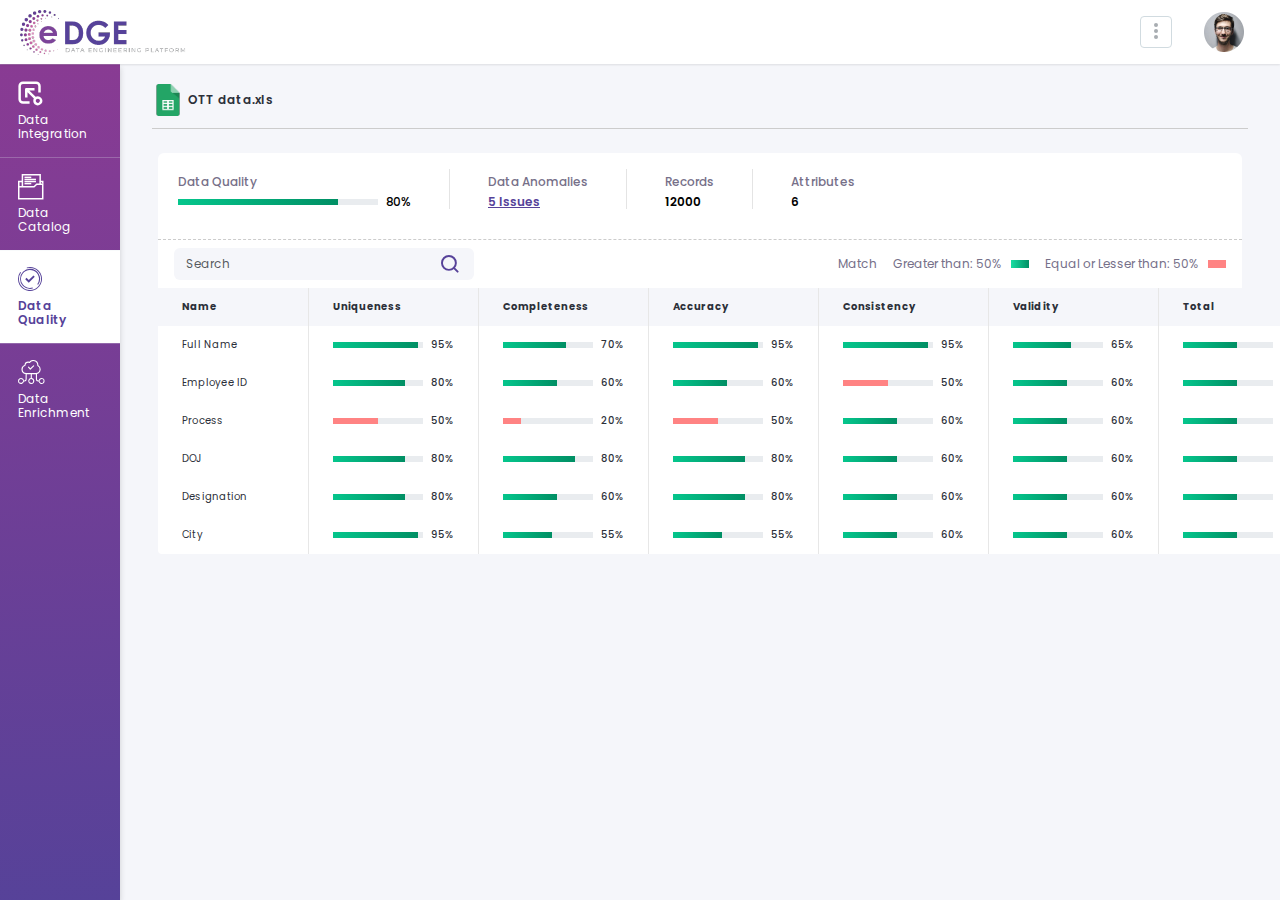
<file: data-quality-2.html>
<!DOCTYPE html>
<html lang="en">

<head>
    <meta charset="UTF-8">
    <meta http-equiv="X-UA-Compatible" content="IE=edge">
    <meta name="viewport" content="width=device-width, initial-scale=1.0">
    <title>Edge Dashboard</title>

    <!-- FONTS -->
    <link rel="preconnect" href="https://fonts.googleapis.com">
    <link rel="preconnect" href="https://fonts.gstatic.com" crossorigin>
    <link rel="stylesheet" href="https://fonts.googleapis.com/css2?family=Poppins:wght@400;500;600;700&display=swap">
    <!-- CSS -->
    <link rel="stylesheet" href="https://cdn.jsdelivr.net/npm/bootstrap@5.1.3/dist/css/bootstrap.min.css">
    <link rel="stylesheet" href="https://cdn.datatables.net/1.11.5/css/jquery.dataTables.min.css">
    <link rel="stylesheet" href="assets/css/style.css">
</head>

<body>
    <div class="mainWrapr d-flex flex-column">
        <header class="mainHeadr ">
            <nav class="navbar navbar-expand-md navbar-light bg-white py-1" aria-label="main navbar">
                <div class="container-fluid">
                    <a class="navbar-brand ps-2" href="#">
                        <img src="assets/images/logo.png" alt="edge logo">
                    </a>
                    <button class="navbar-toggler" type="button" data-bs-toggle="collapse" data-bs-target="#mainHeadr-nav" aria-controls="mainHeadr-nav" aria-expanded="false" aria-label="Toggle navigation">
                        <span class="navbar-toggler-icon"></span>
                    </button>

                    <div class="collapse navbar-collapse" id="mainHeadr-nav">
                        <ul class="navbar-nav flex-row align-items-center ms-auto mb-2 mb-sm-0">
                            <li class="nav-item dropdown moreMenu px-2">
                                <a class="nav-link dropdown-toggle moreMenu d-inline-flex justify-content-center align-items-center" href="#" id="moreMenu-drpdwn" data-bs-toggle="dropdown" aria-expanded="false">
                                    <img src="assets/images/triple-dot-menu.svg" alt="triple dot menu button">
                                </a>
                                <ul class="dropdown-menu end-0" aria-labelledby="moreMenu-drpdwn">
                                    <li><a class="dropdown-item" href="#">Action</a></li>
                                    <li><a class="dropdown-item" href="#">Another action</a></li>
                                </ul>
                            </li>
                            <li class="nav-item px-3">
                                <a class="nav-link" href="#">
                                    <img src="assets/images/profile-icon.png" alt="profile icon">
                                </a>
                            </li>
                        </ul>
                    </div>
                </div>
            </nav>
        </header>
        <main class="mainCntnt flex-fill d-flex flex-md-row flex-column overflow-auto">
            <div class="sideNav overflow-auto">
                <ul class="sideNavBar d-md-block d-flex p-0 m-0">
                    <li class="sideNavBar-item ">
                        <a class="sideNavBar-link" href="index.html">
                            <span class="sideNavBar-linkIcn">
                                <svg xmlns="http://www.w3.org/2000/svg" width="24.819" height="24.796" viewBox="0 0 24.819 24.796">
                                    <g id="Group_11485" data-name="Group 11485" transform="translate(652.331 6972.9)">
                                      <path id="Path_256" data-name="Path 256" d="M290.024,224.577a4.551,4.551,0,1,0-2.218-8.523l-6.371-6.371h5.279V207.2h-8.274a1.241,1.241,0,0,0-1.241,1.241v8.274h2.482v-5.279l6.371,6.371h0a4.551,4.551,0,0,0,3.972,6.768Zm0-6.62h0a2.068,2.068,0,1,1-1.463.606,2.068,2.068,0,0,1,1.463-.606Z" transform="translate(-922.51 -7173.082)" fill="#fff" />
                                      <path id="Path_257" data-name="Path 257" d="M209.941,128.77v-6.62a4.551,4.551,0,0,0-4.551-4.551H192.151a4.55,4.55,0,0,0-4.551,4.551V135.39a4.551,4.551,0,0,0,4.551,4.551h6.62v-2.482h-6.62a2.069,2.069,0,0,1-2.069-2.069V122.151a2.069,2.069,0,0,1,2.069-2.069H205.39a2.069,2.069,0,0,1,2.069,2.069v6.62Z" transform="translate(-839.531 -7090.1)" fill="#fff" />
                                    </g>
                                  </svg>                                                                    
                            </span>
                            <span class="sideNavBar-linkTxt pt-2">Data Integration</span>
                        </a>
                    </li>
                    <li class="sideNavBar-item">
                        <a class="sideNavBar-link " href="file-overview.html">
                            <span class="sideNavBar-linkIcn dataCatalog">
                                <svg xmlns="http://www.w3.org/2000/svg" width="25.507" height="25.5" viewBox="0 0 25.507 25.5">
                                    <g id="Group_11486" data-name="Group 11486" transform="translate(844.181 6911.75)">
                                      <path id="Path_258" data-name="Path 258" d="M32.257,240.756l23.98-.025V226.147h-6.03l-2.63,2.609H32.257Z" transform="translate(-875.688 -7127.756)" fill="none" stroke="#fff" stroke-width="1.5"/>
                                      <path id="Path_259" data-name="Path 259" d="M470.828,174.386l.019-2.087h-2.891" transform="translate(-1290.278 -7076.517)" fill="none" stroke="#fff" stroke-width="1.5"/>
                                      <path id="Path_260" data-name="Path 260" d="M36.169,172.293H32.256v4.956" transform="translate(-875.687 -7076.511)" fill="none" stroke="#fff" stroke-width="1.5"/>
                                      <path id="Path_261" data-name="Path 261" d="M107.852,43.785l.023-11.478h17.739l-.017,9.261" transform="translate(-947.62 -6943.307)" fill="none" stroke="#fff" stroke-width="1.5"/>
                                      <path id="Path_262" data-name="Path 262" d="M150.712,86.147h6.783" transform="translate(-988.404 -6994.538)" fill="none" stroke="#fff" stroke-width="1.5"/>
                                      <path id="Path_263" data-name="Path 263" d="M150.712,129.228H162.19" transform="translate(-988.404 -7035.532)" fill="none" stroke="#fff" stroke-width="1.5"/>
                                      <path id="Path_264" data-name="Path 264" d="M150.712,172.293H162.19" transform="translate(-988.404 -7076.511)" fill="none" stroke="#fff" stroke-width="1.5"/>
                                      <path id="Path_265" data-name="Path 265" d="M150.712,215.369h6.783" transform="translate(-988.404 -7117.5)" fill="none" stroke="#fff" stroke-width="1.5"/>
                                    </g>
                                  </svg>                                  
                            </span>
                            <span class="sideNavBar-linkTxt pt-2">Data Catalog</span>
                        </a>
                    </li>
                    <li class="sideNavBar-item">
                        <a class="sideNavBar-link active" href="#">
                            <span class="sideNavBar-linkIcn">
                                <svg xmlns="http://www.w3.org/2000/svg" width="24" height="24" viewBox="0 0 24 24">
                                    <g id="Group_11487" data-name="Group 11487" transform="translate(770.447 7490.484)">
                                      <path id="Path_266" data-name="Path 266" d="M141.063,67.029l.871.5.025-.05a10.077,10.077,0,0,0-8.116-15.959,10.071,10.071,0,0,0-.025,20.141,9.16,9.16,0,0,0,2.764-.4l.05-.025-.2-1-.075.025a9.2,9.2,0,0,1-2.589.4,9.011,9.011,0,1,1,7.295-3.685Z" transform="translate(-892.265 -7540.161)" fill="#fff"/>
                                      <path id="Path_267" data-name="Path 267" d="M100.6,13.614a11.882,11.882,0,0,0-8.49-3.535,11.377,11.377,0,0,0-3.212.448l-.05.025.174.921.075-.025a11.423,11.423,0,0,1,3.013-.423A11.066,11.066,0,1,1,81.03,22.054a10.932,10.932,0,0,1,2.042-6.4l.05-.05-.822-.473-.025.05A11.791,11.791,0,0,0,80.084,22.1a12,12,0,1,0,20.515-8.49Z" transform="translate(-850.531 -7500.563)" fill="#fff"/>
                                      <path id="Path_268" data-name="Path 268" d="M243.774,201.773l-1.295,1.295,3.56,3.56,5.975-5.975-1.295-1.295-4.681,4.681Z" transform="translate(-1005.707 -7681.427)" fill="#fff"/>
                                    </g>
                                  </svg>                                  
                            </span>
                            <span class="sideNavBar-linkTxt pt-2">Data Quality</span>
                        </a>
                    </li>
                    <li class="sideNavBar-item">
                        <a class="sideNavBar-link" href="data-issues-enrichment.html">
                            <span class="sideNavBar-linkIcn">
                                <svg xmlns="http://www.w3.org/2000/svg" width="26.604" height="24" viewBox="0 0 26.604 24">
                                    <g id="Group_11488" data-name="Group 11488" transform="translate(741.217 7366.001)">
                                      <path id="Path_269" data-name="Path 269" d="M285.53,150.01a.562.562,0,0,0,.4.188h.017a.564.564,0,0,0,.4-.166l3.344-3.344a.562.562,0,1,0-.8-.8l-2.922,2.919-1.357-1.537h0a.562.562,0,1,0-.843.744Z" transform="translate(-1014.877 -7506.468)" fill="#fff"/>
                                      <path id="Path_270" data-name="Path 270" d="M91.353,61.285h-.517a3,3,0,1,0,0,1.124h.517A2.248,2.248,0,0,0,93.6,60.161V55h4.027v3.911a3,3,0,1,0,1.124,0V55h4.027v5.165a2.248,2.248,0,0,0,2.248,2.248h.517a3,3,0,1,0,0-1.124h-.517a1.124,1.124,0,0,1-1.124-1.124V54.856a4.777,4.777,0,0,0,1.368-8.724v-.146h0a5.125,5.125,0,0,0-9.006-3.352,3.71,3.71,0,0,0-1.146-.174,3.773,3.773,0,0,0-3.731,3.315,4.777,4.777,0,0,0,1.09,9.171v5.215a1.124,1.124,0,0,1-1.124,1.124Zm-3.465,2.447a1.88,1.88,0,1,1,1.326-.556,1.878,1.878,0,0,1-1.326.556Zm20.6-3.754a1.88,1.88,0,1,1-1.32.55,1.876,1.876,0,0,1,1.32-.55Zm-8.424,1.868a1.88,1.88,0,1,1-.554-1.321,1.877,1.877,0,0,1,.554,1.321ZM89.512,50.208a3.653,3.653,0,0,1,2.577-3.5.562.562,0,0,0,.4-.531,2.645,2.645,0,0,1,2.633-2.6,2.61,2.61,0,0,1,1.1.242.562.562,0,0,0,.688-.18,4,4,0,0,1,7.247,2.346,2.8,2.8,0,0,1-.019.408h0a.562.562,0,0,0,.3.562,3.653,3.653,0,0,1-1.663,6.912H93.176a3.667,3.667,0,0,1-3.664-3.664Z" transform="translate(-826.104 -7406.857)" fill="#fff"/>
                                    </g>
                                  </svg>                                  
                            </span>
                            <span class="sideNavBar-linkTxt pt-2">Data Enrichment</span>
                        </a>
                    </li>
                </ul>
            </div>
            <div class="contentArea flex-fill overflow-auto">
                <h2 class="contentArea-title file-preview file-preview-border d-flex align-items-center ">
                    <span class="contentArea-title-icnWrap pe-1">
                        <img class="contentArea-title-icn" src="assets/images/excel-file.png" alt="excel file icon" >
                    </span> OTT data.xls
                </h2>

                <div class="container-fluid dataContainr mt-1 pt-3">
                    <div class="tabWrapr rounded-top p-0">
                        <div class="tabDetails d-flex pt-3">
                            <div class="tabItem tabItems pt-1">
                                <h4 class="tabDescHead pb-1">Data Quality</h4>
                                <div class="d-flex align-items-center">
                                    <div class="progress gradient-progress ">
                                        <div class="progress-bar" role="progressbar" style="width: 80%" aria-valuenow="80" aria-valuemin="0" aria-valuemax="100"></div>
                                    </div>
                                    <span class="progress-val">80%</span>
                                </div>

                            </div>
                            <div class="tabItem tabItems pt-1">
                                <h4 class="tabDescHead pb-1">Data Anomalies</h4>
                                <a href="data-issues.html" class="tabDescLink">5 Issues</a>
                            </div>
                            <div class="tabItem tabItems pt-1">
                                <h4 class="tabDescHead pb-1">Records</h4>
                                <p class="tabDescTxt mb-0">12000</p>
                            </div>
                            <div class="tabItem tabItems pt-1">
                                <h4 class="tabDescHead pb-1">Attributes</h4>
                                <p class="tabDescTxt mb-0">6</p>
                            </div>
                        </div>
                        <div class="tabDesc py-2 px-3">
                            <div class="d-flex justify-content-between">
                                <div class="input-group dataContainr-srchBar rounded">
                                    <input type="search" class="form-control dataContainr-srch" placeholder="Search" aria-label="Search" aria-describedby="SearchAttr">
                                    <span class="input-group-icn dataContainr-srchIcn p-3 me-2" id="SearchAttr"></span>
                                </div>
                                <div class="d-flex justify-content-between align-items-center">
                                    <span class="quality-txt d-inline-flex align-items-center">Match</span>
                                    <span class="quality-txt quality-greater ps-3 d-inline-flex align-items-center">Greater than: 50%</span>
                                    <span class="quality-txt quality-lessThan ps-3 d-inline-flex align-items-center">Equal or Lesser than: 50%</span>
                                </div>
                            </div>
                        </div>
                    </div>

                    <div class="fixed-datatable-outer">
                        <div class="dataContainr-table dataQuality-table rounded-bottom">
                            <table class="table table-hover table-borderless mb-0" id="dataQualityTable" style="width: 100%;">
                                <colgroup>
                                    <col style="width:150px;">
                                    <col style="width:170px;">
                                    <col style="width:170px;">
                                    <col style="width:170px;">
                                    <col style="width:170px;">
                                    <col style="width:170px;">
                                    <col style="width:170px;">
                                </colgroup>
                                <thead>
                                    <tr>
                                        <th scope="col">Name</th>
                                        <th scope="col">Uniqueness</th>
                                        <th scope="col">Completeness</th>
                                        <th scope="col">Accuracy</th>
                                        <th scope="col">Consistency</th>
                                        <th scope="col">Validity</th>
                                        <th scope="col">Total</th>
                                    </tr>
                                </thead>
                                <tbody>
                                    <tr>
                                        <td>Full Name </td>
                                        <td>
                                            <div class="d-flex align-items-center progress-wrap">
                                                <div class="progress progress-sm gradient-progress">
                                                    <div class="progress-bar" role="progressbar" style="width: 95%" aria-valuenow="95" aria-valuemin="0" aria-valuemax="100"></div>
                                                </div>
                                                <span class="progress-val">95%</span>
                                            </div>
                                        </td>
                                        <td>
                                            <div class="d-flex align-items-center progress-wrap">
                                                <div class="progress progress-sm gradient-progress ">
                                                    <div class="progress-bar" role="progressbar" style="width: 70%" aria-valuenow="70" aria-valuemin="0" aria-valuemax="100"></div>
                                                </div>
                                                <span class="progress-val">70%</span>
                                            </div>
                                        </td>
                                        <td>
                                            <div class="d-flex align-items-center progress-wrap">
                                                <div class="progress progress-sm gradient-progress ">
                                                    <div class="progress-bar" role="progressbar" style="width: 95%" aria-valuenow="95" aria-valuemin="0" aria-valuemax="100"></div>
                                                </div>
                                                <span class="progress-val">95%</span>
                                            </div>
                                        </td>
                                        <td>
                                            <div class="d-flex align-items-center progress-wrap">
                                                <div class="progress progress-sm gradient-progress ">
                                                    <div class="progress-bar" role="progressbar" style="width: 95%" aria-valuenow="95" aria-valuemin="0" aria-valuemax="100"></div>
                                                </div>
                                                <span class="progress-val">95%</span>
                                            </div>
                                        </td>
                                        <td>
                                            <div class="d-flex align-items-center progress-wrap">
                                                <div class="progress progress-sm gradient-progress ">
                                                    <div class="progress-bar" role="progressbar" style="width: 65%" aria-valuenow="65" aria-valuemin="0" aria-valuemax="100"></div>
                                                </div>
                                                <span class="progress-val">65%</span>
                                            </div>
                                        </td>
                                        <td>
                                            <div class="d-flex align-items-center progress-wrap">
                                                <div class="progress progress-sm gradient-progress ">
                                                    <div class="progress-bar" role="progressbar" style="width: 60%" aria-valuenow="60" aria-valuemin="0" aria-valuemax="100"></div>
                                                </div>
                                                <span class="progress-val">60%</span>
                                            </div>
                                        </td>

                                    </tr>
                                    <tr>
                                        <td>Employee ID</td>
                                        <td>
                                            <div class="d-flex align-items-center progress-wrap">
                                                <div class="progress progress-sm gradient-progress ">
                                                    <div class="progress-bar" role="progressbar" style="width: 80%" aria-valuenow="80" aria-valuemin="0" aria-valuemax="100"></div>
                                                </div>
                                                <span class="progress-val">80%</span>
                                            </div>
                                        </td>
                                        <td>
                                            <div class="d-flex align-items-center progress-wrap">
                                                <div class="progress progress-sm gradient-progress ">
                                                    <div class="progress-bar" role="progressbar" style="width: 60%" aria-valuenow="60" aria-valuemin="0" aria-valuemax="100"></div>
                                                </div>
                                                <span class="progress-val">60%</span>
                                            </div>
                                        </td>
                                        <td>
                                            <div class="d-flex align-items-center progress-wrap">
                                                <div class="progress progress-sm gradient-progress ">
                                                    <div class="progress-bar" role="progressbar" style="width: 60%" aria-valuenow="60" aria-valuemin="0" aria-valuemax="100"></div>
                                                </div>
                                                <span class="progress-val">60%</span>
                                            </div>
                                        </td>
                                        <td>
                                            <div class="d-flex align-items-center progress-wrap">
                                                <div class="progress progress-sm ">
                                                    <div class="progress-bar progress-bar-danger" role="progressbar" style="width: 50%" aria-valuenow="50" aria-valuemin="0" aria-valuemax="100"></div>
                                                </div>
                                                <span class="progress-val">50%</span>
                                            </div>
                                        </td>
                                        <td>
                                            <div class="d-flex align-items-center progress-wrap">
                                                <div class="progress progress-sm gradient-progress ">
                                                    <div class="progress-bar" role="progressbar" style="width: 60%" aria-valuenow="60" aria-valuemin="0" aria-valuemax="100"></div>
                                                </div>
                                                <span class="progress-val">60%</span>
                                            </div>
                                        </td>
                                        <td>
                                            <div class="d-flex align-items-center progress-wrap">
                                                <div class="progress progress-sm gradient-progress ">
                                                    <div class="progress-bar" role="progressbar" style="width: 60%" aria-valuenow="60" aria-valuemin="0" aria-valuemax="100"></div>
                                                </div>
                                                <span class="progress-val">60%</span>
                                            </div>
                                        </td>
                                    </tr>
                                    <tr>
                                        <td>Process </td>
                                        <td>
                                            <div class="d-flex align-items-center progress-wrap">
                                                <div class="progress progress-sm ">
                                                    <div class="progress-bar progress-bar-danger" role="progressbar" style="width: 50%" aria-valuenow="50" aria-valuemin="0" aria-valuemax="100"></div>
                                                </div>
                                                <span class="progress-val">50%</span>
                                            </div>
                                        </td>
                                        <td>
                                            <div class="d-flex align-items-center progress-wrap">
                                                <div class="progress progress-sm  ">
                                                    <div class="progress-bar progress-bar-danger" role="progressbar" style="width: 20%" aria-valuenow="20" aria-valuemin="0" aria-valuemax="100"></div>
                                                </div>
                                                <span class="progress-val">20%</span>
                                            </div>
                                        </td>
                                        <td>
                                            <div class="d-flex align-items-center progress-wrap">
                                                <div class="progress progress-sm  ">
                                                    <div class="progress-bar progress-bar-danger" role="progressbar" style="width: 50%" aria-valuenow="50" aria-valuemin="0" aria-valuemax="100"></div>
                                                </div>
                                                <span class="progress-val">50%</span>
                                            </div>
                                        </td>
                                        <td>
                                            <div class="d-flex align-items-center progress-wrap">
                                                <div class="progress progress-sm gradient-progress ">
                                                    <div class="progress-bar" role="progressbar" style="width: 60%" aria-valuenow="60" aria-valuemin="0" aria-valuemax="100"></div>
                                                </div>
                                                <span class="progress-val">60%</span>
                                            </div>
                                        </td>
                                        <td>
                                            <div class="d-flex align-items-center progress-wrap">
                                                <div class="progress progress-sm gradient-progress ">
                                                    <div class="progress-bar" role="progressbar" style="width: 60%" aria-valuenow="60" aria-valuemin="0" aria-valuemax="100"></div>
                                                </div>
                                                <span class="progress-val">60%</span>
                                            </div>
                                        </td>
                                        <td>
                                            <div class="d-flex align-items-center progress-wrap">
                                                <div class="progress progress-sm gradient-progress ">
                                                    <div class="progress-bar" role="progressbar" style="width: 60%" aria-valuenow="60" aria-valuemin="0" aria-valuemax="100"></div>
                                                </div>
                                                <span class="progress-val">60%</span>
                                            </div>
                                        </td>
                                    </tr>
                                    <tr>
                                        <td>DOJ </td>
                                        <td>
                                            <div class="d-flex align-items-center progress-wrap">
                                                <div class="progress progress-sm gradient-progress ">
                                                    <div class="progress-bar" role="progressbar" style="width: 80%" aria-valuenow="80" aria-valuemin="0" aria-valuemax="100"></div>
                                                </div>
                                                <span class="progress-val">80%</span>
                                            </div>
                                        </td>
                                        <td>
                                            <div class="d-flex align-items-center progress-wrap">
                                                <div class="progress progress-sm gradient-progress ">
                                                    <div class="progress-bar" role="progressbar" style="width: 80%" aria-valuenow="80" aria-valuemin="0" aria-valuemax="100"></div>
                                                </div>
                                                <span class="progress-val">80%</span>
                                            </div>
                                        </td>
                                        <td>
                                            <div class="d-flex align-items-center progress-wrap">
                                                <div class="progress progress-sm gradient-progress ">
                                                    <div class="progress-bar" role="progressbar" style="width: 80%" aria-valuenow="80" aria-valuemin="0" aria-valuemax="100"></div>
                                                </div>
                                                <span class="progress-val">80%</span>
                                            </div>
                                        </td>
                                        <td>
                                            <div class="d-flex align-items-center progress-wrap">
                                                <div class="progress progress-sm gradient-progress ">
                                                    <div class="progress-bar" role="progressbar" style="width: 60%" aria-valuenow="60" aria-valuemin="0" aria-valuemax="100"></div>
                                                </div>
                                                <span class="progress-val">60%</span>
                                            </div>
                                        </td>
                                        <td>
                                            <div class="d-flex align-items-center progress-wrap">
                                                <div class="progress progress-sm gradient-progress ">
                                                    <div class="progress-bar" role="progressbar" style="width: 60%" aria-valuenow="60" aria-valuemin="0" aria-valuemax="100"></div>
                                                </div>
                                                <span class="progress-val">60%</span>
                                            </div>
                                        </td>
                                        <td>
                                            <div class="d-flex align-items-center progress-wrap">
                                                <div class="progress progress-sm gradient-progress ">
                                                    <div class="progress-bar" role="progressbar" style="width: 60%" aria-valuenow="60" aria-valuemin="0" aria-valuemax="100"></div>
                                                </div>
                                                <span class="progress-val">60%</span>
                                            </div>
                                        </td>
                                    </tr>
                                    <tr>
                                        <td>Designation </td>
                                        <td>
                                            <div class="d-flex align-items-center progress-wrap">
                                                <div class="progress progress-sm gradient-progress ">
                                                    <div class="progress-bar" role="progressbar" style="width: 80%" aria-valuenow="80" aria-valuemin="0" aria-valuemax="100"></div>
                                                </div>
                                                <span class="progress-val">80%</span>
                                            </div>
                                        </td>
                                        <td>
                                            <div class="d-flex align-items-center progress-wrap">
                                                <div class="progress progress-sm gradient-progress ">
                                                    <div class="progress-bar" role="progressbar" style="width: 60%" aria-valuenow="60" aria-valuemin="0" aria-valuemax="100"></div>
                                                </div>
                                                <span class="progress-val">60%</span>
                                            </div>
                                        </td>
                                        <td>
                                            <div class="d-flex align-items-center progress-wrap">
                                                <div class="progress progress-sm gradient-progress ">
                                                    <div class="progress-bar " role="progressbar" style="width: 80%" aria-valuenow="80" aria-valuemin="0" aria-valuemax="100"></div>
                                                </div>
                                                <span class="progress-val">80%</span>
                                            </div>
                                        </td>
                                        <td>
                                            <div class="d-flex align-items-center progress-wrap">
                                                <div class="progress progress-sm gradient-progress ">
                                                    <div class="progress-bar" role="progressbar" style="width: 60%" aria-valuenow="60" aria-valuemin="0" aria-valuemax="100"></div>
                                                </div>
                                                <span class="progress-val">60%</span>
                                            </div>
                                        </td>
                                        <td>
                                            <div class="d-flex align-items-center progress-wrap">
                                                <div class="progress progress-sm gradient-progress ">
                                                    <div class="progress-bar" role="progressbar" style="width: 60%" aria-valuenow="60" aria-valuemin="0" aria-valuemax="100"></div>
                                                </div>
                                                <span class="progress-val">60%</span>
                                            </div>
                                        </td>
                                        <td>
                                            <div class="d-flex align-items-center progress-wrap">
                                                <div class="progress progress-sm gradient-progress ">
                                                    <div class="progress-bar" role="progressbar" style="width: 60%" aria-valuenow="60" aria-valuemin="0" aria-valuemax="100"></div>
                                                </div>
                                                <span class="progress-val">60%</span>
                                            </div>
                                        </td>
                                    </tr>
                                    <tr>
                                        <td>City </td>
                                        <td>
                                            <div class="d-flex align-items-center progress-wrap">
                                                <div class="progress progress-sm gradient-progress ">
                                                    <div class="progress-bar" role="progressbar" style="width: 95%" aria-valuenow="95" aria-valuemin="0" aria-valuemax="100"></div>
                                                </div>
                                                <span class="progress-val">95%</span>
                                            </div>
                                        </td>
                                        <td>
                                            <div class="d-flex align-items-center progress-wrap">
                                                <div class="progress progress-sm gradient-progress ">
                                                    <div class="progress-bar" role="progressbar" style="width: 55%" aria-valuenow="55" aria-valuemin="0" aria-valuemax="100"></div>
                                                </div>
                                                <span class="progress-val">55%</span>
                                            </div>
                                        </td>
                                        <td>
                                            <div class="d-flex align-items-center progress-wrap">
                                                <div class="progress progress-sm gradient-progress ">
                                                    <div class="progress-bar " role="progressbar" style="width: 55%" aria-valuenow="55" aria-valuemin="0" aria-valuemax="100"></div>
                                                </div>
                                                <span class="progress-val">55%</span>
                                            </div>
                                        </td>
                                        <td>
                                            <div class="d-flex align-items-center progress-wrap">
                                                <div class="progress progress-sm gradient-progress ">
                                                    <div class="progress-bar" role="progressbar" style="width: 60%" aria-valuenow="60" aria-valuemin="0" aria-valuemax="100"></div>
                                                </div>
                                                <span class="progress-val">60%</span>
                                            </div>
                                        </td>
                                        <td>
                                            <div class="d-flex align-items-center progress-wrap">
                                                <div class="progress progress-sm gradient-progress ">
                                                    <div class="progress-bar" role="progressbar" style="width: 60%" aria-valuenow="60" aria-valuemin="0" aria-valuemax="100"></div>
                                                </div>
                                                <span class="progress-val">60%</span>
                                            </div>
                                        </td>
                                        <td>
                                            <div class="d-flex align-items-center progress-wrap">
                                                <div class="progress progress-sm gradient-progress ">
                                                    <div class="progress-bar" role="progressbar" style="width: 60%" aria-valuenow="60" aria-valuemin="0" aria-valuemax="100"></div>
                                                </div>
                                                <span class="progress-val">60%</span>
                                            </div>
                                        </td>
                                    </tr>
                                </tbody>
                            </table>
                        </div>
                    </div>
                </div>
            </div>
        </main>
    </div>

    <!-- JavaScript -->
    <script src="https://code.jquery.com/jquery-3.6.0.min.js"></script>
    <script src="https://cdn.datatables.net/1.11.5/js/jquery.dataTables.min.js"></script>
    <script src="https://cdn.datatables.net/fixedcolumns/4.0.2/js/dataTables.fixedColumns.min.js"></script>
    <script src="https://cdn.jsdelivr.net/npm/bootstrap@5.1.3/dist/js/bootstrap.bundle.min.js"></script>
    <script src="assets/js/script.js"></script>

    <script>
        $(document).ready(function() {
            $('#dataQualityTable').DataTable({
                scrollX: true,
                scrollCollapse: true,
                paging: false,
                searching: false,
                ordering: false,
                info: false,
                fixedColumns: {
                    left: 0,
                    right: 1
                }
            });
        });
    </script>
</body>
</html>
</file>
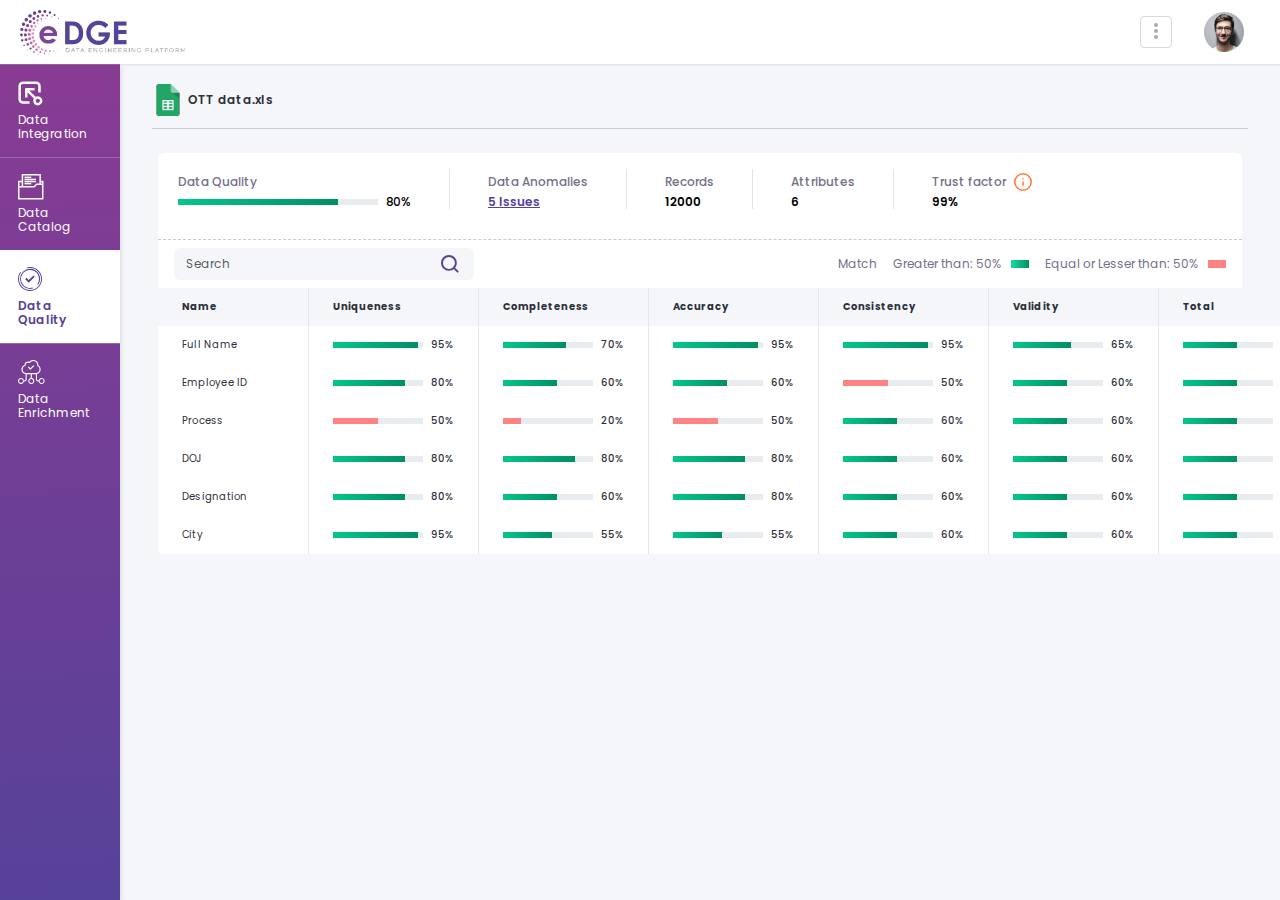
<file: data-quality-3.html>
<!DOCTYPE html>
<html lang="en">

<head>
    <meta charset="UTF-8">
    <meta http-equiv="X-UA-Compatible" content="IE=edge">
    <meta name="viewport" content="width=device-width, initial-scale=1.0">
    <title>Edge Dashboard</title>

    <!-- FONTS -->
    <link rel="preconnect" href="https://fonts.googleapis.com">
    <link rel="preconnect" href="https://fonts.gstatic.com" crossorigin>
    <link rel="stylesheet" href="https://fonts.googleapis.com/css2?family=Poppins:wght@400;500;600;700&display=swap">
    <!-- CSS -->
    <link rel="stylesheet" href="https://cdn.jsdelivr.net/npm/bootstrap@5.1.3/dist/css/bootstrap.min.css">
    <link rel="stylesheet" href="https://cdn.datatables.net/1.11.5/css/jquery.dataTables.min.css">
    <link rel="stylesheet" href="assets/css/style.css">
</head>

<body>
    <div class="mainWrapr d-flex flex-column">
        <header class="mainHeadr ">
            <nav class="navbar navbar-expand-md navbar-light bg-white py-1" aria-label="main navbar">
                <div class="container-fluid">
                    <a class="navbar-brand ps-2" href="#">
                        <img src="assets/images/logo.png" alt="edge logo">
                    </a>
                    <button class="navbar-toggler" type="button" data-bs-toggle="collapse" data-bs-target="#mainHeadr-nav" aria-controls="mainHeadr-nav" aria-expanded="false" aria-label="Toggle navigation">
                        <span class="navbar-toggler-icon"></span>
                    </button>

                    <div class="collapse navbar-collapse" id="mainHeadr-nav">
                        <ul class="navbar-nav flex-row align-items-center ms-auto mb-2 mb-sm-0">
                            <li class="nav-item dropdown moreMenu px-2">
                                <a class="nav-link dropdown-toggle moreMenu d-inline-flex justify-content-center align-items-center" href="#" id="moreMenu-drpdwn" data-bs-toggle="dropdown" aria-expanded="false">
                                    <img src="assets/images/triple-dot-menu.svg" alt="triple dot menu button">
                                </a>
                                <ul class="dropdown-menu end-0" aria-labelledby="moreMenu-drpdwn">
                                    <li><a class="dropdown-item" href="#">Action</a></li>
                                    <li><a class="dropdown-item" href="#">Another action</a></li>
                                </ul>
                            </li>
                            <li class="nav-item px-3">
                                <a class="nav-link" href="#">
                                    <img src="assets/images/profile-icon.png" alt="profile icon">
                                </a>
                            </li>
                        </ul>
                    </div>
                </div>
            </nav>
        </header>
        <main class="mainCntnt flex-fill d-flex flex-md-row flex-column overflow-auto">
            <div class="sideNav overflow-auto">
                <ul class="sideNavBar d-md-block d-flex p-0 m-0">
                    <li class="sideNavBar-item ">
                        <a class="sideNavBar-link" href="index.html">
                            <span class="sideNavBar-linkIcn">
                                <svg xmlns="http://www.w3.org/2000/svg" width="24.819" height="24.796" viewBox="0 0 24.819 24.796">
                                    <g id="Group_11485" data-name="Group 11485" transform="translate(652.331 6972.9)">
                                      <path id="Path_256" data-name="Path 256" d="M290.024,224.577a4.551,4.551,0,1,0-2.218-8.523l-6.371-6.371h5.279V207.2h-8.274a1.241,1.241,0,0,0-1.241,1.241v8.274h2.482v-5.279l6.371,6.371h0a4.551,4.551,0,0,0,3.972,6.768Zm0-6.62h0a2.068,2.068,0,1,1-1.463.606,2.068,2.068,0,0,1,1.463-.606Z" transform="translate(-922.51 -7173.082)" fill="#fff" />
                                      <path id="Path_257" data-name="Path 257" d="M209.941,128.77v-6.62a4.551,4.551,0,0,0-4.551-4.551H192.151a4.55,4.55,0,0,0-4.551,4.551V135.39a4.551,4.551,0,0,0,4.551,4.551h6.62v-2.482h-6.62a2.069,2.069,0,0,1-2.069-2.069V122.151a2.069,2.069,0,0,1,2.069-2.069H205.39a2.069,2.069,0,0,1,2.069,2.069v6.62Z" transform="translate(-839.531 -7090.1)" fill="#fff" />
                                    </g>
                                  </svg>                                                                    
                            </span>
                            <span class="sideNavBar-linkTxt pt-2">Data Integration</span>
                        </a>
                    </li>
                    <li class="sideNavBar-item">
                        <a class="sideNavBar-link " href="file-overview.html">
                            <span class="sideNavBar-linkIcn dataCatalog">
                                <svg xmlns="http://www.w3.org/2000/svg" width="25.507" height="25.5" viewBox="0 0 25.507 25.5">
                                    <g id="Group_11486" data-name="Group 11486" transform="translate(844.181 6911.75)">
                                      <path id="Path_258" data-name="Path 258" d="M32.257,240.756l23.98-.025V226.147h-6.03l-2.63,2.609H32.257Z" transform="translate(-875.688 -7127.756)" fill="none" stroke="#fff" stroke-width="1.5"/>
                                      <path id="Path_259" data-name="Path 259" d="M470.828,174.386l.019-2.087h-2.891" transform="translate(-1290.278 -7076.517)" fill="none" stroke="#fff" stroke-width="1.5"/>
                                      <path id="Path_260" data-name="Path 260" d="M36.169,172.293H32.256v4.956" transform="translate(-875.687 -7076.511)" fill="none" stroke="#fff" stroke-width="1.5"/>
                                      <path id="Path_261" data-name="Path 261" d="M107.852,43.785l.023-11.478h17.739l-.017,9.261" transform="translate(-947.62 -6943.307)" fill="none" stroke="#fff" stroke-width="1.5"/>
                                      <path id="Path_262" data-name="Path 262" d="M150.712,86.147h6.783" transform="translate(-988.404 -6994.538)" fill="none" stroke="#fff" stroke-width="1.5"/>
                                      <path id="Path_263" data-name="Path 263" d="M150.712,129.228H162.19" transform="translate(-988.404 -7035.532)" fill="none" stroke="#fff" stroke-width="1.5"/>
                                      <path id="Path_264" data-name="Path 264" d="M150.712,172.293H162.19" transform="translate(-988.404 -7076.511)" fill="none" stroke="#fff" stroke-width="1.5"/>
                                      <path id="Path_265" data-name="Path 265" d="M150.712,215.369h6.783" transform="translate(-988.404 -7117.5)" fill="none" stroke="#fff" stroke-width="1.5"/>
                                    </g>
                                  </svg>                                  
                            </span>
                            <span class="sideNavBar-linkTxt pt-2">Data Catalog</span>
                        </a>
                    </li>
                    <li class="sideNavBar-item">
                        <a class="sideNavBar-link active" href="#">
                            <span class="sideNavBar-linkIcn">
                                <svg xmlns="http://www.w3.org/2000/svg" width="24" height="24" viewBox="0 0 24 24">
                                    <g id="Group_11487" data-name="Group 11487" transform="translate(770.447 7490.484)">
                                      <path id="Path_266" data-name="Path 266" d="M141.063,67.029l.871.5.025-.05a10.077,10.077,0,0,0-8.116-15.959,10.071,10.071,0,0,0-.025,20.141,9.16,9.16,0,0,0,2.764-.4l.05-.025-.2-1-.075.025a9.2,9.2,0,0,1-2.589.4,9.011,9.011,0,1,1,7.295-3.685Z" transform="translate(-892.265 -7540.161)" fill="#fff"/>
                                      <path id="Path_267" data-name="Path 267" d="M100.6,13.614a11.882,11.882,0,0,0-8.49-3.535,11.377,11.377,0,0,0-3.212.448l-.05.025.174.921.075-.025a11.423,11.423,0,0,1,3.013-.423A11.066,11.066,0,1,1,81.03,22.054a10.932,10.932,0,0,1,2.042-6.4l.05-.05-.822-.473-.025.05A11.791,11.791,0,0,0,80.084,22.1a12,12,0,1,0,20.515-8.49Z" transform="translate(-850.531 -7500.563)" fill="#fff"/>
                                      <path id="Path_268" data-name="Path 268" d="M243.774,201.773l-1.295,1.295,3.56,3.56,5.975-5.975-1.295-1.295-4.681,4.681Z" transform="translate(-1005.707 -7681.427)" fill="#fff"/>
                                    </g>
                                  </svg>                                  
                            </span>
                            <span class="sideNavBar-linkTxt pt-2">Data Quality</span>
                        </a>
                    </li>
                    <li class="sideNavBar-item">
                        <a class="sideNavBar-link" href="data-issues-enrichment.html">
                            <span class="sideNavBar-linkIcn">
                                <svg xmlns="http://www.w3.org/2000/svg" width="26.604" height="24" viewBox="0 0 26.604 24">
                                    <g id="Group_11488" data-name="Group 11488" transform="translate(741.217 7366.001)">
                                      <path id="Path_269" data-name="Path 269" d="M285.53,150.01a.562.562,0,0,0,.4.188h.017a.564.564,0,0,0,.4-.166l3.344-3.344a.562.562,0,1,0-.8-.8l-2.922,2.919-1.357-1.537h0a.562.562,0,1,0-.843.744Z" transform="translate(-1014.877 -7506.468)" fill="#fff"/>
                                      <path id="Path_270" data-name="Path 270" d="M91.353,61.285h-.517a3,3,0,1,0,0,1.124h.517A2.248,2.248,0,0,0,93.6,60.161V55h4.027v3.911a3,3,0,1,0,1.124,0V55h4.027v5.165a2.248,2.248,0,0,0,2.248,2.248h.517a3,3,0,1,0,0-1.124h-.517a1.124,1.124,0,0,1-1.124-1.124V54.856a4.777,4.777,0,0,0,1.368-8.724v-.146h0a5.125,5.125,0,0,0-9.006-3.352,3.71,3.71,0,0,0-1.146-.174,3.773,3.773,0,0,0-3.731,3.315,4.777,4.777,0,0,0,1.09,9.171v5.215a1.124,1.124,0,0,1-1.124,1.124Zm-3.465,2.447a1.88,1.88,0,1,1,1.326-.556,1.878,1.878,0,0,1-1.326.556Zm20.6-3.754a1.88,1.88,0,1,1-1.32.55,1.876,1.876,0,0,1,1.32-.55Zm-8.424,1.868a1.88,1.88,0,1,1-.554-1.321,1.877,1.877,0,0,1,.554,1.321ZM89.512,50.208a3.653,3.653,0,0,1,2.577-3.5.562.562,0,0,0,.4-.531,2.645,2.645,0,0,1,2.633-2.6,2.61,2.61,0,0,1,1.1.242.562.562,0,0,0,.688-.18,4,4,0,0,1,7.247,2.346,2.8,2.8,0,0,1-.019.408h0a.562.562,0,0,0,.3.562,3.653,3.653,0,0,1-1.663,6.912H93.176a3.667,3.667,0,0,1-3.664-3.664Z" transform="translate(-826.104 -7406.857)" fill="#fff"/>
                                    </g>
                                  </svg>                                  
                            </span>
                            <span class="sideNavBar-linkTxt pt-2">Data Enrichment</span>
                        </a>
                    </li>
                </ul>
            </div>
            <div class="contentArea flex-fill overflow-auto">
                <h2 class="contentArea-title file-preview file-preview-border d-flex align-items-center ">
                    <span class="contentArea-title-icnWrap pe-1">
                        <img class="contentArea-title-icn" src="assets/images/excel-file.png" alt="excel file icon" >
                    </span> OTT data.xls
                </h2>

                <div class="container-fluid dataContainr mt-1 pt-3">
                    <div class="tabWrapr rounded-top p-0">
                        <div class="tabDetails d-flex pt-3">
                            <div class="tabItem tabItems pt-1">
                                <h4 class="tabDescHead pb-1">Data Quality</h4>
                                <div class="d-flex align-items-center">
                                    <div class="progress gradient-progress ">
                                        <div class="progress-bar" role="progressbar" style="width: 80%" aria-valuenow="80" aria-valuemin="0" aria-valuemax="100"></div>
                                    </div>
                                    <span class="progress-val">80%</span>
                                </div>
                            </div>
                            <div class="tabItem tabItems pt-1">
                                <h4 class="tabDescHead pb-1">Data Anomalies</h4>
                                <a href="data-issues.html" class="tabDescLink">5 Issues</a>
                            </div>
                            <div class="tabItem tabItems pt-1">
                                <h4 class="tabDescHead pb-1">Records</h4>
                                <p class="tabDescTxt mb-0">12000</p>
                            </div>
                            <div class="tabItem tabItems pt-1">
                                <h4 class="tabDescHead pb-1">Attributes</h4>
                                <p class="tabDescTxt mb-0">6</p>
                            </div>
                            <div class="tabItem tabItems pt-1">
                                <div class="d-flex align-items-start">
                                    <h4 class="tabDescHead pe-2 pb-1">Trust factor</h4>
                                    <img src="assets/images/info-icon.svg" class="img-fluid" alt="info icon">
                                </div>
                                <p class="tabDescTxt mb-0">99%</p>
                            </div>
                        </div>
                        <div class="tabDesc py-2 px-3">
                            <div class="d-flex justify-content-between">
                                <div class="input-group dataContainr-srchBar rounded">
                                    <input type="search" class="form-control dataContainr-srch" placeholder="Search" aria-label="Search" aria-describedby="SearchAttr">
                                    <span class="input-group-icn dataContainr-srchIcn p-3 me-2" id="SearchAttr"></span>
                                </div>
                                <div class="d-flex justify-content-between align-items-center">
                                    <span class="quality-txt d-inline-flex align-items-center">Match</span>
                                    <span class="quality-txt quality-greater ps-3 d-inline-flex align-items-center">Greater than: 50%</span>
                                    <span class="quality-txt quality-lessThan ps-3 d-inline-flex align-items-center">Equal or Lesser than: 50%</span>
                                </div>
                            </div>
                        </div>
                    </div>

                    <div class="fixed-datatable-outer">
                        <div class="dataContainr-table dataQuality-table rounded-bottom">
                            <table class="table table-hover table-borderless mb-0" id="dataQualityTable" style="width: 100%;">
                                <colgroup>
                                    <col style="width:150px;">
                                    <col style="width:170px;">
                                    <col style="width:170px;">
                                    <col style="width:170px;">
                                    <col style="width:170px;">
                                    <col style="width:170px;">
                                    <col style="width:170px;">
                                </colgroup>
                                <thead>
                                    <tr>
                                        <th scope="col">Name</th>
                                        <th scope="col">Uniqueness</th>
                                        <th scope="col">Completeness</th>
                                        <th scope="col">Accuracy</th>
                                        <th scope="col">Consistency</th>
                                        <th scope="col">Validity</th>
                                        <th scope="col">Total</th>
                                    </tr>
                                </thead>
                                <tbody>
                                    <tr>
                                        <td>Full Name </td>
                                        <td>
                                            <div class="d-flex align-items-center progress-wrap">
                                                <div class="progress progress-sm gradient-progress">
                                                    <div class="progress-bar" role="progressbar" style="width: 95%" aria-valuenow="95" aria-valuemin="0" aria-valuemax="100"></div>
                                                </div>
                                                <span class="progress-val">95%</span>
                                            </div>
                                        </td>
                                        <td>
                                            <div class="d-flex align-items-center progress-wrap">
                                                <div class="progress progress-sm gradient-progress ">
                                                    <div class="progress-bar" role="progressbar" style="width: 70%" aria-valuenow="70" aria-valuemin="0" aria-valuemax="100"></div>
                                                </div>
                                                <span class="progress-val">70%</span>
                                            </div>
                                        </td>
                                        <td>
                                            <div class="d-flex align-items-center progress-wrap">
                                                <div class="progress progress-sm gradient-progress ">
                                                    <div class="progress-bar" role="progressbar" style="width: 95%" aria-valuenow="95" aria-valuemin="0" aria-valuemax="100"></div>
                                                </div>
                                                <span class="progress-val">95%</span>
                                            </div>
                                        </td>
                                        <td>
                                            <div class="d-flex align-items-center progress-wrap">
                                                <div class="progress progress-sm gradient-progress ">
                                                    <div class="progress-bar" role="progressbar" style="width: 95%" aria-valuenow="95" aria-valuemin="0" aria-valuemax="100"></div>
                                                </div>
                                                <span class="progress-val">95%</span>
                                            </div>
                                        </td>
                                        <td>
                                            <div class="d-flex align-items-center progress-wrap">
                                                <div class="progress progress-sm gradient-progress ">
                                                    <div class="progress-bar" role="progressbar" style="width: 65%" aria-valuenow="65" aria-valuemin="0" aria-valuemax="100"></div>
                                                </div>
                                                <span class="progress-val">65%</span>
                                            </div>
                                        </td>
                                        <td>
                                            <div class="d-flex align-items-center progress-wrap">
                                                <div class="progress progress-sm gradient-progress ">
                                                    <div class="progress-bar" role="progressbar" style="width: 60%" aria-valuenow="60" aria-valuemin="0" aria-valuemax="100"></div>
                                                </div>
                                                <span class="progress-val">60%</span>
                                            </div>
                                        </td>
                                    </tr>
                                    <tr>
                                        <td>Employee ID</td>
                                        <td>
                                            <div class="d-flex align-items-center progress-wrap">
                                                <div class="progress progress-sm gradient-progress ">
                                                    <div class="progress-bar" role="progressbar" style="width: 80%" aria-valuenow="80" aria-valuemin="0" aria-valuemax="100"></div>
                                                </div>
                                                <span class="progress-val">80%</span>
                                            </div>
                                        </td>
                                        <td>
                                            <div class="d-flex align-items-center progress-wrap">
                                                <div class="progress progress-sm gradient-progress ">
                                                    <div class="progress-bar" role="progressbar" style="width: 60%" aria-valuenow="60" aria-valuemin="0" aria-valuemax="100"></div>
                                                </div>
                                                <span class="progress-val">60%</span>
                                            </div>
                                        </td>
                                        <td>
                                            <div class="d-flex align-items-center progress-wrap">
                                                <div class="progress progress-sm gradient-progress ">
                                                    <div class="progress-bar" role="progressbar" style="width: 60%" aria-valuenow="60" aria-valuemin="0" aria-valuemax="100"></div>
                                                </div>
                                                <span class="progress-val">60%</span>
                                            </div>
                                        </td>
                                        <td>
                                            <div class="d-flex align-items-center progress-wrap">
                                                <div class="progress progress-sm ">
                                                    <div class="progress-bar progress-bar-danger" role="progressbar" style="width: 50%" aria-valuenow="50" aria-valuemin="0" aria-valuemax="100"></div>
                                                </div>
                                                <span class="progress-val">50%</span>
                                            </div>
                                        </td>
                                        <td>
                                            <div class="d-flex align-items-center progress-wrap">
                                                <div class="progress progress-sm gradient-progress ">
                                                    <div class="progress-bar" role="progressbar" style="width: 60%" aria-valuenow="60" aria-valuemin="0" aria-valuemax="100"></div>
                                                </div>
                                                <span class="progress-val">60%</span>
                                            </div>
                                        </td>
                                        <td>
                                            <div class="d-flex align-items-center progress-wrap">
                                                <div class="progress progress-sm gradient-progress ">
                                                    <div class="progress-bar" role="progressbar" style="width: 60%" aria-valuenow="60" aria-valuemin="0" aria-valuemax="100"></div>
                                                </div>
                                                <span class="progress-val">60%</span>
                                            </div>
                                        </td>
                                    </tr>
                                    <tr>
                                        <td>Process </td>
                                        <td>
                                            <div class="d-flex align-items-center progress-wrap">
                                                <div class="progress progress-sm ">
                                                    <div class="progress-bar progress-bar-danger" role="progressbar" style="width: 50%" aria-valuenow="50" aria-valuemin="0" aria-valuemax="100"></div>
                                                </div>
                                                <span class="progress-val">50%</span>
                                            </div>
                                        </td>
                                        <td>
                                            <div class="d-flex align-items-center progress-wrap">
                                                <div class="progress progress-sm  ">
                                                    <div class="progress-bar progress-bar-danger" role="progressbar" style="width: 20%" aria-valuenow="20" aria-valuemin="0" aria-valuemax="100"></div>
                                                </div>
                                                <span class="progress-val">20%</span>
                                            </div>
                                        </td>
                                        <td>
                                            <div class="d-flex align-items-center progress-wrap">
                                                <div class="progress progress-sm  ">
                                                    <div class="progress-bar progress-bar-danger" role="progressbar" style="width: 50%" aria-valuenow="50" aria-valuemin="0" aria-valuemax="100"></div>
                                                </div>
                                                <span class="progress-val">50%</span>
                                            </div>
                                        </td>
                                        <td>
                                            <div class="d-flex align-items-center progress-wrap">
                                                <div class="progress progress-sm gradient-progress ">
                                                    <div class="progress-bar" role="progressbar" style="width: 60%" aria-valuenow="60" aria-valuemin="0" aria-valuemax="100"></div>
                                                </div>
                                                <span class="progress-val">60%</span>
                                            </div>
                                        </td>
                                        <td>
                                            <div class="d-flex align-items-center progress-wrap">
                                                <div class="progress progress-sm gradient-progress ">
                                                    <div class="progress-bar" role="progressbar" style="width: 60%" aria-valuenow="60" aria-valuemin="0" aria-valuemax="100"></div>
                                                </div>
                                                <span class="progress-val">60%</span>
                                            </div>
                                        </td>
                                        <td>
                                            <div class="d-flex align-items-center progress-wrap">
                                                <div class="progress progress-sm gradient-progress ">
                                                    <div class="progress-bar" role="progressbar" style="width: 60%" aria-valuenow="60" aria-valuemin="0" aria-valuemax="100"></div>
                                                </div>
                                                <span class="progress-val">60%</span>
                                            </div>
                                        </td>
                                    </tr>
                                    <tr>
                                        <td>DOJ </td>
                                        <td>
                                            <div class="d-flex align-items-center progress-wrap">
                                                <div class="progress progress-sm gradient-progress ">
                                                    <div class="progress-bar" role="progressbar" style="width: 80%" aria-valuenow="80" aria-valuemin="0" aria-valuemax="100"></div>
                                                </div>
                                                <span class="progress-val">80%</span>
                                            </div>
                                        </td>
                                        <td>
                                            <div class="d-flex align-items-center progress-wrap">
                                                <div class="progress progress-sm gradient-progress ">
                                                    <div class="progress-bar" role="progressbar" style="width: 80%" aria-valuenow="80" aria-valuemin="0" aria-valuemax="100"></div>
                                                </div>
                                                <span class="progress-val">80%</span>
                                            </div>
                                        </td>
                                        <td>
                                            <div class="d-flex align-items-center progress-wrap">
                                                <div class="progress progress-sm gradient-progress ">
                                                    <div class="progress-bar" role="progressbar" style="width: 80%" aria-valuenow="80" aria-valuemin="0" aria-valuemax="100"></div>
                                                </div>
                                                <span class="progress-val">80%</span>
                                            </div>
                                        </td>
                                        <td>
                                            <div class="d-flex align-items-center progress-wrap">
                                                <div class="progress progress-sm gradient-progress ">
                                                    <div class="progress-bar" role="progressbar" style="width: 60%" aria-valuenow="60" aria-valuemin="0" aria-valuemax="100"></div>
                                                </div>
                                                <span class="progress-val">60%</span>
                                            </div>
                                        </td>
                                        <td>
                                            <div class="d-flex align-items-center progress-wrap">
                                                <div class="progress progress-sm gradient-progress ">
                                                    <div class="progress-bar" role="progressbar" style="width: 60%" aria-valuenow="60" aria-valuemin="0" aria-valuemax="100"></div>
                                                </div>
                                                <span class="progress-val">60%</span>
                                            </div>
                                        </td>
                                        <td>
                                            <div class="d-flex align-items-center progress-wrap">
                                                <div class="progress progress-sm gradient-progress ">
                                                    <div class="progress-bar" role="progressbar" style="width: 60%" aria-valuenow="60" aria-valuemin="0" aria-valuemax="100"></div>
                                                </div>
                                                <span class="progress-val">60%</span>
                                            </div>
                                        </td>
                                    </tr>
                                    <tr>
                                        <td>Designation </td>
                                        <td>
                                            <div class="d-flex align-items-center progress-wrap">
                                                <div class="progress progress-sm gradient-progress ">
                                                    <div class="progress-bar" role="progressbar" style="width: 80%" aria-valuenow="80" aria-valuemin="0" aria-valuemax="100"></div>
                                                </div>
                                                <span class="progress-val">80%</span>
                                            </div>
                                        </td>
                                        <td>
                                            <div class="d-flex align-items-center progress-wrap">
                                                <div class="progress progress-sm gradient-progress ">
                                                    <div class="progress-bar" role="progressbar" style="width: 60%" aria-valuenow="60" aria-valuemin="0" aria-valuemax="100"></div>
                                                </div>
                                                <span class="progress-val">60%</span>
                                            </div>
                                        </td>
                                        <td>
                                            <div class="d-flex align-items-center progress-wrap">
                                                <div class="progress progress-sm gradient-progress ">
                                                    <div class="progress-bar " role="progressbar" style="width: 80%" aria-valuenow="80" aria-valuemin="0" aria-valuemax="100"></div>
                                                </div>
                                                <span class="progress-val">80%</span>
                                            </div>
                                        </td>
                                        <td>
                                            <div class="d-flex align-items-center progress-wrap">
                                                <div class="progress progress-sm gradient-progress ">
                                                    <div class="progress-bar" role="progressbar" style="width: 60%" aria-valuenow="60" aria-valuemin="0" aria-valuemax="100"></div>
                                                </div>
                                                <span class="progress-val">60%</span>
                                            </div>
                                        </td>
                                        <td>
                                            <div class="d-flex align-items-center progress-wrap">
                                                <div class="progress progress-sm gradient-progress ">
                                                    <div class="progress-bar" role="progressbar" style="width: 60%" aria-valuenow="60" aria-valuemin="0" aria-valuemax="100"></div>
                                                </div>
                                                <span class="progress-val">60%</span>
                                            </div>
                                        </td>
                                        <td>
                                            <div class="d-flex align-items-center progress-wrap">
                                                <div class="progress progress-sm gradient-progress ">
                                                    <div class="progress-bar" role="progressbar" style="width: 60%" aria-valuenow="60" aria-valuemin="0" aria-valuemax="100"></div>
                                                </div>
                                                <span class="progress-val">60%</span>
                                            </div>
                                        </td>
                                    </tr>
                                    <tr>
                                        <td>City </td>
                                        <td>
                                            <div class="d-flex align-items-center progress-wrap">
                                                <div class="progress progress-sm gradient-progress ">
                                                    <div class="progress-bar" role="progressbar" style="width: 95%" aria-valuenow="95" aria-valuemin="0" aria-valuemax="100"></div>
                                                </div>
                                                <span class="progress-val">95%</span>
                                            </div>
                                        </td>
                                        <td>
                                            <div class="d-flex align-items-center progress-wrap">
                                                <div class="progress progress-sm gradient-progress ">
                                                    <div class="progress-bar" role="progressbar" style="width: 55%" aria-valuenow="55" aria-valuemin="0" aria-valuemax="100"></div>
                                                </div>
                                                <span class="progress-val">55%</span>
                                            </div>
                                        </td>
                                        <td>
                                            <div class="d-flex align-items-center progress-wrap">
                                                <div class="progress progress-sm gradient-progress ">
                                                    <div class="progress-bar " role="progressbar" style="width: 55%" aria-valuenow="55" aria-valuemin="0" aria-valuemax="100"></div>
                                                </div>
                                                <span class="progress-val">55%</span>
                                            </div>
                                        </td>
                                        <td>
                                            <div class="d-flex align-items-center progress-wrap">
                                                <div class="progress progress-sm gradient-progress ">
                                                    <div class="progress-bar" role="progressbar" style="width: 60%" aria-valuenow="60" aria-valuemin="0" aria-valuemax="100"></div>
                                                </div>
                                                <span class="progress-val">60%</span>
                                            </div>
                                        </td>
                                        <td>
                                            <div class="d-flex align-items-center progress-wrap">
                                                <div class="progress progress-sm gradient-progress ">
                                                    <div class="progress-bar" role="progressbar" style="width: 60%" aria-valuenow="60" aria-valuemin="0" aria-valuemax="100"></div>
                                                </div>
                                                <span class="progress-val">60%</span>
                                            </div>
                                        </td>
                                        <td>
                                            <div class="d-flex align-items-center progress-wrap">
                                                <div class="progress progress-sm gradient-progress ">
                                                    <div class="progress-bar" role="progressbar" style="width: 60%" aria-valuenow="60" aria-valuemin="0" aria-valuemax="100"></div>
                                                </div>
                                                <span class="progress-val">60%</span>
                                            </div>
                                        </td>
                                    </tr>
                                </tbody>
                            </table>
                        </div>
                    </div>
                </div>
            </div>
        </main>
    </div>

    <!-- JavaScript -->
    <script src="https://code.jquery.com/jquery-3.6.0.min.js"></script>
    <script src="https://cdn.datatables.net/1.11.5/js/jquery.dataTables.min.js"></script>
    <script src="https://cdn.datatables.net/fixedcolumns/4.0.2/js/dataTables.fixedColumns.min.js"></script>
    <script src="https://cdn.jsdelivr.net/npm/bootstrap@5.1.3/dist/js/bootstrap.bundle.min.js"></script>
    <script src="assets/js/script.js"></script>

    <script>
        $(document).ready(function() {
            $('#dataQualityTable').DataTable({
                scrollX: true,
                scrollCollapse: true,
                paging: false,
                searching: false,
                ordering: false,
                info: false,
                fixedColumns: {
                    left: 0,
                    right: 1
                }
            });
        });
    </script>
</body>
</html>
</file>
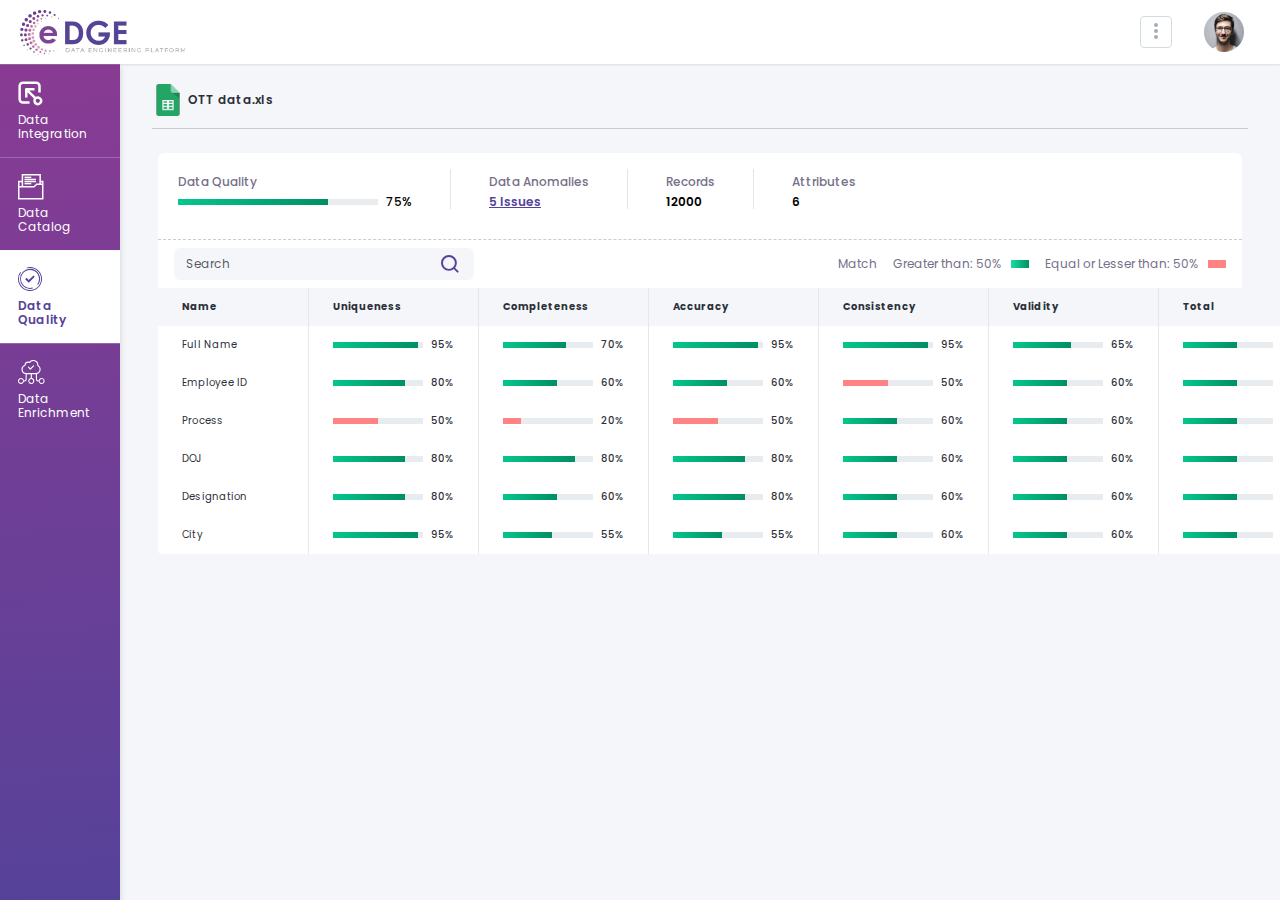
<file: data-quality.html>
<!DOCTYPE html>
<html lang="en">

<head>
    <meta charset="UTF-8">
    <meta http-equiv="X-UA-Compatible" content="IE=edge">
    <meta name="viewport" content="width=device-width, initial-scale=1.0">
    <title>Edge Dashboard</title>

    <!-- FONTS -->
    <link rel="preconnect" href="https://fonts.googleapis.com">
    <link rel="preconnect" href="https://fonts.gstatic.com" crossorigin>
    <link rel="stylesheet" href="https://fonts.googleapis.com/css2?family=Poppins:wght@400;500;600;700&display=swap">
    <!-- CSS -->
    <link rel="stylesheet" href="https://cdn.jsdelivr.net/npm/bootstrap@5.1.3/dist/css/bootstrap.min.css">
    <link rel="stylesheet" href="https://cdn.datatables.net/1.11.5/css/jquery.dataTables.min.css">
    <link rel="stylesheet" href="assets/css/style.css">
</head>

<body>
    <div class="mainWrapr d-flex flex-column">
        <header class="mainHeadr ">
            <nav class="navbar navbar-expand-md navbar-light bg-white py-1" aria-label="main navbar">
                <div class="container-fluid">
                    <a class="navbar-brand ps-2" href="#">
                        <img src="assets/images/logo.png" alt="edge logo">
                    </a>
                    <button class="navbar-toggler" type="button" data-bs-toggle="collapse" data-bs-target="#mainHeadr-nav" aria-controls="mainHeadr-nav" aria-expanded="false" aria-label="Toggle navigation">
                        <span class="navbar-toggler-icon"></span>
                    </button>

                    <div class="collapse navbar-collapse" id="mainHeadr-nav">
                        <ul class="navbar-nav flex-row align-items-center ms-auto mb-2 mb-sm-0">
                            <li class="nav-item dropdown moreMenu px-2">
                                <a class="nav-link dropdown-toggle moreMenu d-inline-flex justify-content-center align-items-center" href="#" id="moreMenu-drpdwn" data-bs-toggle="dropdown" aria-expanded="false">
                                    <img src="assets/images/triple-dot-menu.svg" alt="triple dot menu button">
                                </a>
                                <ul class="dropdown-menu end-0" aria-labelledby="moreMenu-drpdwn">
                                    <li><a class="dropdown-item" href="#">Action</a></li>
                                    <li><a class="dropdown-item" href="#">Another action</a></li>
                                </ul>
                            </li>
                            <li class="nav-item px-3">
                                <a class="nav-link" href="#">
                                    <img src="assets/images/profile-icon.png" alt="profile icon">
                                </a>
                            </li>
                        </ul>
                    </div>
                </div>
            </nav>
        </header>
        <main class="mainCntnt flex-fill d-flex flex-md-row flex-column overflow-auto">
            <div class="sideNav overflow-auto">
                <ul class="sideNavBar d-md-block d-flex p-0 m-0">
                    <li class="sideNavBar-item ">
                        <a class="sideNavBar-link" href="index.html">
                            <span class="sideNavBar-linkIcn">
                                <svg xmlns="http://www.w3.org/2000/svg" width="24.819" height="24.796" viewBox="0 0 24.819 24.796">
                                    <g id="Group_11485" data-name="Group 11485" transform="translate(652.331 6972.9)">
                                      <path id="Path_256" data-name="Path 256" d="M290.024,224.577a4.551,4.551,0,1,0-2.218-8.523l-6.371-6.371h5.279V207.2h-8.274a1.241,1.241,0,0,0-1.241,1.241v8.274h2.482v-5.279l6.371,6.371h0a4.551,4.551,0,0,0,3.972,6.768Zm0-6.62h0a2.068,2.068,0,1,1-1.463.606,2.068,2.068,0,0,1,1.463-.606Z" transform="translate(-922.51 -7173.082)" fill="#fff" />
                                      <path id="Path_257" data-name="Path 257" d="M209.941,128.77v-6.62a4.551,4.551,0,0,0-4.551-4.551H192.151a4.55,4.55,0,0,0-4.551,4.551V135.39a4.551,4.551,0,0,0,4.551,4.551h6.62v-2.482h-6.62a2.069,2.069,0,0,1-2.069-2.069V122.151a2.069,2.069,0,0,1,2.069-2.069H205.39a2.069,2.069,0,0,1,2.069,2.069v6.62Z" transform="translate(-839.531 -7090.1)" fill="#fff" />
                                    </g>
                                  </svg>                                                                    
                            </span>
                            <span class="sideNavBar-linkTxt pt-2">Data Integration</span>
                        </a>
                    </li>
                    <li class="sideNavBar-item">
                        <a class="sideNavBar-link " href="file-overview.html">
                            <span class="sideNavBar-linkIcn dataCatalog">
                                <svg xmlns="http://www.w3.org/2000/svg" width="25.507" height="25.5" viewBox="0 0 25.507 25.5">
                                    <g id="Group_11486" data-name="Group 11486" transform="translate(844.181 6911.75)">
                                      <path id="Path_258" data-name="Path 258" d="M32.257,240.756l23.98-.025V226.147h-6.03l-2.63,2.609H32.257Z" transform="translate(-875.688 -7127.756)" fill="none" stroke="#fff" stroke-width="1.5"/>
                                      <path id="Path_259" data-name="Path 259" d="M470.828,174.386l.019-2.087h-2.891" transform="translate(-1290.278 -7076.517)" fill="none" stroke="#fff" stroke-width="1.5"/>
                                      <path id="Path_260" data-name="Path 260" d="M36.169,172.293H32.256v4.956" transform="translate(-875.687 -7076.511)" fill="none" stroke="#fff" stroke-width="1.5"/>
                                      <path id="Path_261" data-name="Path 261" d="M107.852,43.785l.023-11.478h17.739l-.017,9.261" transform="translate(-947.62 -6943.307)" fill="none" stroke="#fff" stroke-width="1.5"/>
                                      <path id="Path_262" data-name="Path 262" d="M150.712,86.147h6.783" transform="translate(-988.404 -6994.538)" fill="none" stroke="#fff" stroke-width="1.5"/>
                                      <path id="Path_263" data-name="Path 263" d="M150.712,129.228H162.19" transform="translate(-988.404 -7035.532)" fill="none" stroke="#fff" stroke-width="1.5"/>
                                      <path id="Path_264" data-name="Path 264" d="M150.712,172.293H162.19" transform="translate(-988.404 -7076.511)" fill="none" stroke="#fff" stroke-width="1.5"/>
                                      <path id="Path_265" data-name="Path 265" d="M150.712,215.369h6.783" transform="translate(-988.404 -7117.5)" fill="none" stroke="#fff" stroke-width="1.5"/>
                                    </g>
                                  </svg>                                  
                            </span>
                            <span class="sideNavBar-linkTxt pt-2">Data Catalog</span>
                        </a>
                    </li>
                    <li class="sideNavBar-item">
                        <a class="sideNavBar-link active" href="#">
                            <span class="sideNavBar-linkIcn">
                                <svg xmlns="http://www.w3.org/2000/svg" width="24" height="24" viewBox="0 0 24 24">
                                    <g id="Group_11487" data-name="Group 11487" transform="translate(770.447 7490.484)">
                                      <path id="Path_266" data-name="Path 266" d="M141.063,67.029l.871.5.025-.05a10.077,10.077,0,0,0-8.116-15.959,10.071,10.071,0,0,0-.025,20.141,9.16,9.16,0,0,0,2.764-.4l.05-.025-.2-1-.075.025a9.2,9.2,0,0,1-2.589.4,9.011,9.011,0,1,1,7.295-3.685Z" transform="translate(-892.265 -7540.161)" fill="#fff"/>
                                      <path id="Path_267" data-name="Path 267" d="M100.6,13.614a11.882,11.882,0,0,0-8.49-3.535,11.377,11.377,0,0,0-3.212.448l-.05.025.174.921.075-.025a11.423,11.423,0,0,1,3.013-.423A11.066,11.066,0,1,1,81.03,22.054a10.932,10.932,0,0,1,2.042-6.4l.05-.05-.822-.473-.025.05A11.791,11.791,0,0,0,80.084,22.1a12,12,0,1,0,20.515-8.49Z" transform="translate(-850.531 -7500.563)" fill="#fff"/>
                                      <path id="Path_268" data-name="Path 268" d="M243.774,201.773l-1.295,1.295,3.56,3.56,5.975-5.975-1.295-1.295-4.681,4.681Z" transform="translate(-1005.707 -7681.427)" fill="#fff"/>
                                    </g>
                                  </svg>                                  
                            </span>
                            <span class="sideNavBar-linkTxt pt-2">Data Quality</span>
                        </a>
                    </li>
                    <li class="sideNavBar-item">
                        <a class="sideNavBar-link" href="data-issues-enrichment.html">
                            <span class="sideNavBar-linkIcn">
                                <svg xmlns="http://www.w3.org/2000/svg" width="26.604" height="24" viewBox="0 0 26.604 24">
                                    <g id="Group_11488" data-name="Group 11488" transform="translate(741.217 7366.001)">
                                      <path id="Path_269" data-name="Path 269" d="M285.53,150.01a.562.562,0,0,0,.4.188h.017a.564.564,0,0,0,.4-.166l3.344-3.344a.562.562,0,1,0-.8-.8l-2.922,2.919-1.357-1.537h0a.562.562,0,1,0-.843.744Z" transform="translate(-1014.877 -7506.468)" fill="#fff"/>
                                      <path id="Path_270" data-name="Path 270" d="M91.353,61.285h-.517a3,3,0,1,0,0,1.124h.517A2.248,2.248,0,0,0,93.6,60.161V55h4.027v3.911a3,3,0,1,0,1.124,0V55h4.027v5.165a2.248,2.248,0,0,0,2.248,2.248h.517a3,3,0,1,0,0-1.124h-.517a1.124,1.124,0,0,1-1.124-1.124V54.856a4.777,4.777,0,0,0,1.368-8.724v-.146h0a5.125,5.125,0,0,0-9.006-3.352,3.71,3.71,0,0,0-1.146-.174,3.773,3.773,0,0,0-3.731,3.315,4.777,4.777,0,0,0,1.09,9.171v5.215a1.124,1.124,0,0,1-1.124,1.124Zm-3.465,2.447a1.88,1.88,0,1,1,1.326-.556,1.878,1.878,0,0,1-1.326.556Zm20.6-3.754a1.88,1.88,0,1,1-1.32.55,1.876,1.876,0,0,1,1.32-.55Zm-8.424,1.868a1.88,1.88,0,1,1-.554-1.321,1.877,1.877,0,0,1,.554,1.321ZM89.512,50.208a3.653,3.653,0,0,1,2.577-3.5.562.562,0,0,0,.4-.531,2.645,2.645,0,0,1,2.633-2.6,2.61,2.61,0,0,1,1.1.242.562.562,0,0,0,.688-.18,4,4,0,0,1,7.247,2.346,2.8,2.8,0,0,1-.019.408h0a.562.562,0,0,0,.3.562,3.653,3.653,0,0,1-1.663,6.912H93.176a3.667,3.667,0,0,1-3.664-3.664Z" transform="translate(-826.104 -7406.857)" fill="#fff"/>
                                    </g>
                                  </svg>                                  
                            </span>
                            <span class="sideNavBar-linkTxt pt-2">Data Enrichment</span>
                        </a>
                    </li>
                </ul>
            </div>
            <div class="contentArea flex-fill overflow-auto">
                <h2 class="contentArea-title file-preview file-preview-border d-flex align-items-center ">
                    <span class="contentArea-title-icnWrap pe-1">
                        <img class="contentArea-title-icn" src="assets/images/excel-file.png" alt="excel file icon" >
                    </span> OTT data.xls
                </h2>

                <div class="container-fluid dataContainr mt-1 pt-3">
                    <div class="tabWrapr rounded-top p-0">
                        <div class="tabDetails d-flex pt-3">
                            <div class="tabItem tabItems pt-1">
                                <h4 class="tabDescHead pb-1">Data Quality</h4>
                                <div class="d-flex align-items-center">
                                    <div class="progress gradient-progress ">
                                        <div class="progress-bar" role="progressbar" style="width: 75%" aria-valuenow="75" aria-valuemin="0" aria-valuemax="100"></div>
                                    </div>
                                    <span class="progress-val">75%</span>
                                </div>

                            </div>
                            <div class="tabItem tabItems pt-1">
                                <h4 class="tabDescHead pb-1">Data Anomalies</h4>
                                <a href="data-issues.html" class="tabDescLink">5 Issues</a>
                            </div>
                            <div class="tabItem tabItems pt-1">
                                <h4 class="tabDescHead pb-1">Records</h4>
                                <p class="tabDescTxt mb-0">12000</p>
                            </div>
                            <div class="tabItem tabItems pt-1">
                                <h4 class="tabDescHead pb-1">Attributes</h4>
                                <p class="tabDescTxt mb-0">6</p>
                            </div>
                        </div>
                        <div class="tabDesc py-2 px-3">
                            <div class="d-flex justify-content-between">
                                <div class="input-group dataContainr-srchBar rounded">
                                    <input type="search" class="form-control dataContainr-srch" placeholder="Search" aria-label="Search" aria-describedby="SearchAttr">
                                    <span class="input-group-icn dataContainr-srchIcn p-3 me-2" id="SearchAttr"></span>
                                </div>
                                <div class="d-flex justify-content-between align-items-center">
                                    <span class="quality-txt d-inline-flex align-items-center">Match</span>
                                    <span class="quality-txt quality-greater ps-3 d-inline-flex align-items-center">Greater than: 50%</span>
                                    <span class="quality-txt quality-lessThan ps-3 d-inline-flex align-items-center">Equal or Lesser than: 50%</span>
                                </div>
                            </div>
                        </div>
                    </div>
                    <div class="fixed-datatable-outer">
                        <div class="dataContainr-table dataQuality-table rounded-bottom">
                            <table class="table table-hover table-borderless mb-0" id="dataQualityTable" style="width: 100%;">
                                <colgroup>
                                    <col style="width:150px;">
                                    <col style="width:170px;">
                                    <col style="width:170px;">
                                    <col style="width:170px;">
                                    <col style="width:170px;">
                                    <col style="width:170px;">
                                    <col style="width:170px;">
                                </colgroup>
                                <thead>
                                    <tr>
                                        <th scope="col">Name</th>
                                        <th scope="col">Uniqueness</th>
                                        <th scope="col">Completeness</th>
                                        <th scope="col">Accuracy</th>
                                        <th scope="col">Consistency</th>
                                        <th scope="col">Validity</th>
                                        <th scope="col">Total</th>
                                    </tr>
                                </thead>
                                <tbody>
                                    <tr>
                                        <td>Full Name </td>
                                        <td>
                                            <div class="d-flex align-items-center progress-wrap">
                                                <div class="progress progress-sm gradient-progress">
                                                    <div class="progress-bar" role="progressbar" style="width: 95%" aria-valuenow="95" aria-valuemin="0" aria-valuemax="100"></div>
                                                </div>
                                                <span class="progress-val">95%</span>
                                            </div>
                                        </td>
                                        <td>
                                            <div class="d-flex align-items-center progress-wrap">
                                                <div class="progress progress-sm gradient-progress ">
                                                    <div class="progress-bar" role="progressbar" style="width: 70%" aria-valuenow="70" aria-valuemin="0" aria-valuemax="100"></div>
                                                </div>
                                                <span class="progress-val">70%</span>
                                            </div>
                                        </td>
                                        <td>
                                            <div class="d-flex align-items-center progress-wrap">
                                                <div class="progress progress-sm gradient-progress ">
                                                    <div class="progress-bar" role="progressbar" style="width: 95%" aria-valuenow="95" aria-valuemin="0" aria-valuemax="100"></div>
                                                </div>
                                                <span class="progress-val">95%</span>
                                            </div>
                                        </td>
                                        <td>
                                            <div class="d-flex align-items-center progress-wrap">
                                                <div class="progress progress-sm gradient-progress ">
                                                    <div class="progress-bar" role="progressbar" style="width: 95%" aria-valuenow="95" aria-valuemin="0" aria-valuemax="100"></div>
                                                </div>
                                                <span class="progress-val">95%</span>
                                            </div>
                                        </td>
                                        <td>
                                            <div class="d-flex align-items-center progress-wrap">
                                                <div class="progress progress-sm gradient-progress ">
                                                    <div class="progress-bar" role="progressbar" style="width: 65%" aria-valuenow="65" aria-valuemin="0" aria-valuemax="100"></div>
                                                </div>
                                                <span class="progress-val">65%</span>
                                            </div>
                                        </td>
                                        <td>
                                            <div class="d-flex align-items-center progress-wrap">
                                                <div class="progress progress-sm gradient-progress ">
                                                    <div class="progress-bar" role="progressbar" style="width: 60%" aria-valuenow="60" aria-valuemin="0" aria-valuemax="100"></div>
                                                </div>
                                                <span class="progress-val">60%</span>
                                            </div>
                                        </td>

                                    </tr>
                                    <tr>
                                        <td>Employee ID</td>
                                        <td>
                                            <div class="d-flex align-items-center progress-wrap">
                                                <div class="progress progress-sm gradient-progress ">
                                                    <div class="progress-bar" role="progressbar" style="width: 80%" aria-valuenow="80" aria-valuemin="0" aria-valuemax="100"></div>
                                                </div>
                                                <span class="progress-val">80%</span>
                                            </div>
                                        </td>
                                        <td>
                                            <div class="d-flex align-items-center progress-wrap">
                                                <div class="progress progress-sm gradient-progress ">
                                                    <div class="progress-bar" role="progressbar" style="width: 60%" aria-valuenow="60" aria-valuemin="0" aria-valuemax="100"></div>
                                                </div>
                                                <span class="progress-val">60%</span>
                                            </div>
                                        </td>
                                        <td>
                                            <div class="d-flex align-items-center progress-wrap">
                                                <div class="progress progress-sm gradient-progress ">
                                                    <div class="progress-bar" role="progressbar" style="width: 60%" aria-valuenow="60" aria-valuemin="0" aria-valuemax="100"></div>
                                                </div>
                                                <span class="progress-val">60%</span>
                                            </div>
                                        </td>
                                        <td>
                                            <div class="d-flex align-items-center progress-wrap">
                                                <div class="progress progress-sm ">
                                                    <div class="progress-bar progress-bar-danger" role="progressbar" style="width: 50%" aria-valuenow="50" aria-valuemin="0" aria-valuemax="100"></div>
                                                </div>
                                                <span class="progress-val">50%</span>
                                            </div>
                                        </td>
                                        <td>
                                            <div class="d-flex align-items-center progress-wrap">
                                                <div class="progress progress-sm gradient-progress ">
                                                    <div class="progress-bar" role="progressbar" style="width: 60%" aria-valuenow="60" aria-valuemin="0" aria-valuemax="100"></div>
                                                </div>
                                                <span class="progress-val">60%</span>
                                            </div>
                                        </td>
                                        <td>
                                            <div class="d-flex align-items-center progress-wrap">
                                                <div class="progress progress-sm gradient-progress ">
                                                    <div class="progress-bar" role="progressbar" style="width: 60%" aria-valuenow="60" aria-valuemin="0" aria-valuemax="100"></div>
                                                </div>
                                                <span class="progress-val">60%</span>
                                            </div>
                                        </td>

                                    </tr>
                                    <tr>
                                        <td>Process </td>
                                        <td>
                                            <div class="d-flex align-items-center progress-wrap">
                                                <div class="progress progress-sm ">
                                                    <div class="progress-bar progress-bar-danger" role="progressbar" style="width: 50%" aria-valuenow="50" aria-valuemin="0" aria-valuemax="100"></div>
                                                </div>
                                                <span class="progress-val">50%</span>
                                            </div>
                                        </td>
                                        <td>
                                            <div class="d-flex align-items-center progress-wrap">
                                                <div class="progress progress-sm  ">
                                                    <div class="progress-bar progress-bar-danger" role="progressbar" style="width: 20%" aria-valuenow="20" aria-valuemin="0" aria-valuemax="100"></div>
                                                </div>
                                                <span class="progress-val">20%</span>
                                            </div>
                                        </td>
                                        <td>
                                            <div class="d-flex align-items-center progress-wrap">
                                                <div class="progress progress-sm  ">
                                                    <div class="progress-bar progress-bar-danger" role="progressbar" style="width: 50%" aria-valuenow="50" aria-valuemin="0" aria-valuemax="100"></div>
                                                </div>
                                                <span class="progress-val">50%</span>
                                            </div>
                                        </td>
                                        <td>
                                            <div class="d-flex align-items-center progress-wrap">
                                                <div class="progress progress-sm gradient-progress ">
                                                    <div class="progress-bar" role="progressbar" style="width: 60%" aria-valuenow="60" aria-valuemin="0" aria-valuemax="100"></div>
                                                </div>
                                                <span class="progress-val">60%</span>
                                            </div>
                                        </td>
                                        <td>
                                            <div class="d-flex align-items-center progress-wrap">
                                                <div class="progress progress-sm gradient-progress ">
                                                    <div class="progress-bar" role="progressbar" style="width: 60%" aria-valuenow="60" aria-valuemin="0" aria-valuemax="100"></div>
                                                </div>
                                                <span class="progress-val">60%</span>
                                            </div>
                                        </td>
                                        <td>
                                            <div class="d-flex align-items-center progress-wrap">
                                                <div class="progress progress-sm gradient-progress ">
                                                    <div class="progress-bar" role="progressbar" style="width: 60%" aria-valuenow="60" aria-valuemin="0" aria-valuemax="100"></div>
                                                </div>
                                                <span class="progress-val">60%</span>
                                            </div>
                                        </td>

                                    </tr>
                                    <tr>
                                        <td>DOJ </td>
                                        <td>
                                            <div class="d-flex align-items-center progress-wrap">
                                                <div class="progress progress-sm gradient-progress ">
                                                    <div class="progress-bar" role="progressbar" style="width: 80%" aria-valuenow="80" aria-valuemin="0" aria-valuemax="100"></div>
                                                </div>
                                                <span class="progress-val">80%</span>
                                            </div>
                                        </td>
                                        <td>
                                            <div class="d-flex align-items-center progress-wrap">
                                                <div class="progress progress-sm gradient-progress ">
                                                    <div class="progress-bar" role="progressbar" style="width: 80%" aria-valuenow="80" aria-valuemin="0" aria-valuemax="100"></div>
                                                </div>
                                                <span class="progress-val">80%</span>
                                            </div>
                                        </td>
                                        <td>
                                            <div class="d-flex align-items-center progress-wrap">
                                                <div class="progress progress-sm gradient-progress ">
                                                    <div class="progress-bar" role="progressbar" style="width: 80%" aria-valuenow="80" aria-valuemin="0" aria-valuemax="100"></div>
                                                </div>
                                                <span class="progress-val">80%</span>
                                            </div>
                                        </td>
                                        <td>
                                            <div class="d-flex align-items-center progress-wrap">
                                                <div class="progress progress-sm gradient-progress ">
                                                    <div class="progress-bar" role="progressbar" style="width: 60%" aria-valuenow="60" aria-valuemin="0" aria-valuemax="100"></div>
                                                </div>
                                                <span class="progress-val">60%</span>
                                            </div>
                                        </td>
                                        <td>
                                            <div class="d-flex align-items-center progress-wrap">
                                                <div class="progress progress-sm gradient-progress ">
                                                    <div class="progress-bar" role="progressbar" style="width: 60%" aria-valuenow="60" aria-valuemin="0" aria-valuemax="100"></div>
                                                </div>
                                                <span class="progress-val">60%</span>
                                            </div>
                                        </td>
                                        <td>
                                            <div class="d-flex align-items-center progress-wrap">
                                                <div class="progress progress-sm gradient-progress ">
                                                    <div class="progress-bar" role="progressbar" style="width: 60%" aria-valuenow="60" aria-valuemin="0" aria-valuemax="100"></div>
                                                </div>
                                                <span class="progress-val">60%</span>
                                            </div>
                                        </td>

                                    </tr>
                                    <tr>
                                        <td>Designation </td>
                                        <td>
                                            <div class="d-flex align-items-center progress-wrap">
                                                <div class="progress progress-sm gradient-progress ">
                                                    <div class="progress-bar" role="progressbar" style="width: 80%" aria-valuenow="80" aria-valuemin="0" aria-valuemax="100"></div>
                                                </div>
                                                <span class="progress-val">80%</span>
                                            </div>
                                        </td>
                                        <td>
                                            <div class="d-flex align-items-center progress-wrap">
                                                <div class="progress progress-sm gradient-progress ">
                                                    <div class="progress-bar" role="progressbar" style="width: 60%" aria-valuenow="60" aria-valuemin="0" aria-valuemax="100"></div>
                                                </div>
                                                <span class="progress-val">60%</span>
                                            </div>
                                        </td>
                                        <td>
                                            <div class="d-flex align-items-center progress-wrap">
                                                <div class="progress progress-sm gradient-progress ">
                                                    <div class="progress-bar " role="progressbar" style="width: 80%" aria-valuenow="80" aria-valuemin="0" aria-valuemax="100"></div>
                                                </div>
                                                <span class="progress-val">80%</span>
                                            </div>
                                        </td>
                                        <td>
                                            <div class="d-flex align-items-center progress-wrap">
                                                <div class="progress progress-sm gradient-progress ">
                                                    <div class="progress-bar" role="progressbar" style="width: 60%" aria-valuenow="60" aria-valuemin="0" aria-valuemax="100"></div>
                                                </div>
                                                <span class="progress-val">60%</span>
                                            </div>
                                        </td>
                                        <td>
                                            <div class="d-flex align-items-center progress-wrap">
                                                <div class="progress progress-sm gradient-progress ">
                                                    <div class="progress-bar" role="progressbar" style="width: 60%" aria-valuenow="60" aria-valuemin="0" aria-valuemax="100"></div>
                                                </div>
                                                <span class="progress-val">60%</span>
                                            </div>
                                        </td>
                                        <td>
                                            <div class="d-flex align-items-center progress-wrap">
                                                <div class="progress progress-sm gradient-progress ">
                                                    <div class="progress-bar" role="progressbar" style="width: 60%" aria-valuenow="60" aria-valuemin="0" aria-valuemax="100"></div>
                                                </div>
                                                <span class="progress-val">60%</span>
                                            </div>
                                        </td>

                                    </tr>
                                    <tr>
                                        <td>City </td>
                                        <td>
                                            <div class="d-flex align-items-center progress-wrap">
                                                <div class="progress progress-sm gradient-progress ">
                                                    <div class="progress-bar" role="progressbar" style="width: 95%" aria-valuenow="95" aria-valuemin="0" aria-valuemax="100"></div>
                                                </div>
                                                <span class="progress-val">95%</span>
                                            </div>
                                        </td>
                                        <td>
                                            <div class="d-flex align-items-center progress-wrap">
                                                <div class="progress progress-sm gradient-progress ">
                                                    <div class="progress-bar" role="progressbar" style="width: 55%" aria-valuenow="55" aria-valuemin="0" aria-valuemax="100"></div>
                                                </div>
                                                <span class="progress-val">55%</span>
                                            </div>
                                        </td>
                                        <td>
                                            <div class="d-flex align-items-center progress-wrap">
                                                <div class="progress progress-sm gradient-progress ">
                                                    <div class="progress-bar " role="progressbar" style="width: 55%" aria-valuenow="55" aria-valuemin="0" aria-valuemax="100"></div>
                                                </div>
                                                <span class="progress-val">55%</span>
                                            </div>
                                        </td>
                                        <td>
                                            <div class="d-flex align-items-center progress-wrap">
                                                <div class="progress progress-sm gradient-progress ">
                                                    <div class="progress-bar" role="progressbar" style="width: 60%" aria-valuenow="60" aria-valuemin="0" aria-valuemax="100"></div>
                                                </div>
                                                <span class="progress-val">60%</span>
                                            </div>
                                        </td>
                                        <td>
                                            <div class="d-flex align-items-center progress-wrap">
                                                <div class="progress progress-sm gradient-progress ">
                                                    <div class="progress-bar" role="progressbar" style="width: 60%" aria-valuenow="60" aria-valuemin="0" aria-valuemax="100"></div>
                                                </div>
                                                <span class="progress-val">60%</span>
                                            </div>
                                        </td>
                                        <td>
                                            <div class="d-flex align-items-center progress-wrap">
                                                <div class="progress progress-sm gradient-progress ">
                                                    <div class="progress-bar" role="progressbar" style="width: 60%" aria-valuenow="60" aria-valuemin="0" aria-valuemax="100"></div>
                                                </div>
                                                <span class="progress-val">60%</span>
                                            </div>
                                        </td>
                                    </tr>
                                </tbody>
                            </table>
                        </div>
                    </div>
                </div>
            </div>
        </main>
    </div>

    <!-- JavaScript -->
    <script src="https://code.jquery.com/jquery-3.6.0.min.js"></script>
    <script src="https://cdn.datatables.net/1.11.5/js/jquery.dataTables.min.js"></script>
    <script src="https://cdn.datatables.net/fixedcolumns/4.0.2/js/dataTables.fixedColumns.min.js"></script>
    <script src="https://cdn.jsdelivr.net/npm/bootstrap@5.1.3/dist/js/bootstrap.bundle.min.js"></script>
    <script src="assets/js/script.js"></script>

    <script>
        $(document).ready(function() {
            $('#dataQualityTable').DataTable({
                scrollX: true,
                scrollCollapse: true,
                paging: false,
                searching: false,
                ordering: false,
                info: false,
                fixedColumns: {
                    left: 0,
                    right: 1
                }
            });
        });
    </script>
</body>
</html>
</file>
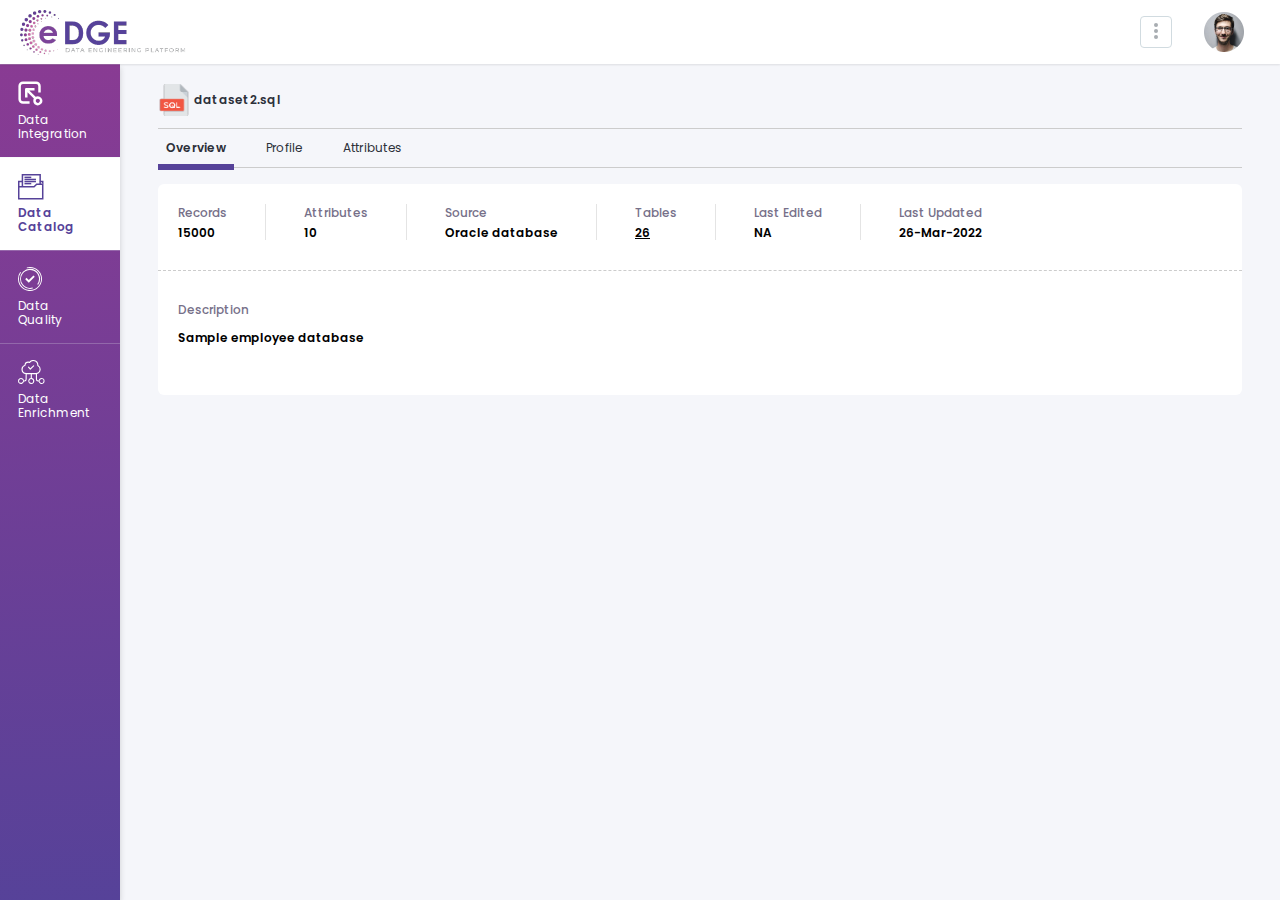
<file: file-overview-sql.html>
<!DOCTYPE html>
<html lang="en">

<head>
    <meta charset="UTF-8">
    <meta http-equiv="X-UA-Compatible" content="IE=edge">
    <meta name="viewport" content="width=device-width, initial-scale=1.0">
    <title>Edge Dashboard</title>

    <!-- FONTS -->
    <link rel="preconnect" href="https://fonts.googleapis.com">
    <link rel="preconnect" href="https://fonts.gstatic.com" crossorigin>
    <link rel="stylesheet" href="https://fonts.googleapis.com/css2?family=Poppins:wght@400;500;600;700&display=swap">
    <!-- CSS -->
    <link rel="stylesheet" href="https://cdn.jsdelivr.net/npm/bootstrap@5.1.3/dist/css/bootstrap.min.css">
    <link rel="stylesheet" href="assets/css/style.css">
</head>

<body>
    <div class="mainWrapr d-flex flex-column">
        <header class="mainHeadr ">
            <nav class="navbar navbar-expand-md navbar-light bg-white py-1" aria-label="main navbar">
                <div class="container-fluid">
                    <a class="navbar-brand ps-2" href="#">
                        <img src="assets/images/logo.png" alt="edge logo">
                    </a>
                    <button class="navbar-toggler" type="button" data-bs-toggle="collapse" data-bs-target="#mainHeadr-nav" aria-controls="mainHeadr-nav" aria-expanded="false" aria-label="Toggle navigation">
                        <span class="navbar-toggler-icon"></span>
                    </button>

                    <div class="collapse navbar-collapse" id="mainHeadr-nav">
                        <ul class="navbar-nav flex-row align-items-center ms-auto mb-2 mb-sm-0">
                            <li class="nav-item dropdown moreMenu px-2">
                                <a class="nav-link dropdown-toggle moreMenu d-inline-flex justify-content-center align-items-center" href="#" id="moreMenu-drpdwn" data-bs-toggle="dropdown" aria-expanded="false">
                                    <img src="assets/images/triple-dot-menu.svg" alt="triple dot menu button">
                                </a>
                                <ul class="dropdown-menu end-0" aria-labelledby="moreMenu-drpdwn">
                                    <li><a class="dropdown-item" href="#">Action</a></li>
                                    <li><a class="dropdown-item" href="#">Another action</a></li>
                                </ul>
                            </li>
                            <li class="nav-item px-3">
                                <a class="nav-link" href="#">
                                    <img src="assets/images/profile-icon.png" alt="profile icon">
                                </a>
                            </li>
                        </ul>
                    </div>
                </div>
            </nav>
        </header>
        <main class="mainCntnt flex-fill d-flex flex-md-row flex-column overflow-auto">
            <div class="sideNav overflow-auto">
                <ul class="sideNavBar d-md-block d-flex p-0 m-0">
                    <li class="sideNavBar-item ">
                        <a class="sideNavBar-link" href="index.html">
                            <span class="sideNavBar-linkIcn">
                                <svg xmlns="http://www.w3.org/2000/svg" width="24.819" height="24.796" viewBox="0 0 24.819 24.796">
                                    <g id="Group_11485" data-name="Group 11485" transform="translate(652.331 6972.9)">
                                      <path id="Path_256" data-name="Path 256" d="M290.024,224.577a4.551,4.551,0,1,0-2.218-8.523l-6.371-6.371h5.279V207.2h-8.274a1.241,1.241,0,0,0-1.241,1.241v8.274h2.482v-5.279l6.371,6.371h0a4.551,4.551,0,0,0,3.972,6.768Zm0-6.62h0a2.068,2.068,0,1,1-1.463.606,2.068,2.068,0,0,1,1.463-.606Z" transform="translate(-922.51 -7173.082)" fill="#fff" />
                                      <path id="Path_257" data-name="Path 257" d="M209.941,128.77v-6.62a4.551,4.551,0,0,0-4.551-4.551H192.151a4.55,4.55,0,0,0-4.551,4.551V135.39a4.551,4.551,0,0,0,4.551,4.551h6.62v-2.482h-6.62a2.069,2.069,0,0,1-2.069-2.069V122.151a2.069,2.069,0,0,1,2.069-2.069H205.39a2.069,2.069,0,0,1,2.069,2.069v6.62Z" transform="translate(-839.531 -7090.1)" fill="#fff" />
                                    </g>
                                  </svg>                                                                    
                            </span>
                            <span class="sideNavBar-linkTxt pt-2">Data Integration</span>
                        </a>
                    </li>
                    <li class="sideNavBar-item">
                        <a class="sideNavBar-link active " href="#">
                            <span class="sideNavBar-linkIcn dataCatalog">
                                <svg xmlns="http://www.w3.org/2000/svg" width="25.507" height="25.5" viewBox="0 0 25.507 25.5">
                                    <g id="Group_11486" data-name="Group 11486" transform="translate(844.181 6911.75)">
                                      <path id="Path_258" data-name="Path 258" d="M32.257,240.756l23.98-.025V226.147h-6.03l-2.63,2.609H32.257Z" transform="translate(-875.688 -7127.756)" fill="none" stroke="#fff" stroke-width="1.5"/>
                                      <path id="Path_259" data-name="Path 259" d="M470.828,174.386l.019-2.087h-2.891" transform="translate(-1290.278 -7076.517)" fill="none" stroke="#fff" stroke-width="1.5"/>
                                      <path id="Path_260" data-name="Path 260" d="M36.169,172.293H32.256v4.956" transform="translate(-875.687 -7076.511)" fill="none" stroke="#fff" stroke-width="1.5"/>
                                      <path id="Path_261" data-name="Path 261" d="M107.852,43.785l.023-11.478h17.739l-.017,9.261" transform="translate(-947.62 -6943.307)" fill="none" stroke="#fff" stroke-width="1.5"/>
                                      <path id="Path_262" data-name="Path 262" d="M150.712,86.147h6.783" transform="translate(-988.404 -6994.538)" fill="none" stroke="#fff" stroke-width="1.5"/>
                                      <path id="Path_263" data-name="Path 263" d="M150.712,129.228H162.19" transform="translate(-988.404 -7035.532)" fill="none" stroke="#fff" stroke-width="1.5"/>
                                      <path id="Path_264" data-name="Path 264" d="M150.712,172.293H162.19" transform="translate(-988.404 -7076.511)" fill="none" stroke="#fff" stroke-width="1.5"/>
                                      <path id="Path_265" data-name="Path 265" d="M150.712,215.369h6.783" transform="translate(-988.404 -7117.5)" fill="none" stroke="#fff" stroke-width="1.5"/>
                                    </g>
                                  </svg>                                  
                            </span>
                            <span class="sideNavBar-linkTxt pt-2">Data Catalog</span>
                        </a>
                    </li>
                    <li class="sideNavBar-item">
                        <a class="sideNavBar-link" href="data-quality.html">
                            <span class="sideNavBar-linkIcn">
                                <svg xmlns="http://www.w3.org/2000/svg" width="24" height="24" viewBox="0 0 24 24">
                                    <g id="Group_11487" data-name="Group 11487" transform="translate(770.447 7490.484)">
                                      <path id="Path_266" data-name="Path 266" d="M141.063,67.029l.871.5.025-.05a10.077,10.077,0,0,0-8.116-15.959,10.071,10.071,0,0,0-.025,20.141,9.16,9.16,0,0,0,2.764-.4l.05-.025-.2-1-.075.025a9.2,9.2,0,0,1-2.589.4,9.011,9.011,0,1,1,7.295-3.685Z" transform="translate(-892.265 -7540.161)" fill="#fff"/>
                                      <path id="Path_267" data-name="Path 267" d="M100.6,13.614a11.882,11.882,0,0,0-8.49-3.535,11.377,11.377,0,0,0-3.212.448l-.05.025.174.921.075-.025a11.423,11.423,0,0,1,3.013-.423A11.066,11.066,0,1,1,81.03,22.054a10.932,10.932,0,0,1,2.042-6.4l.05-.05-.822-.473-.025.05A11.791,11.791,0,0,0,80.084,22.1a12,12,0,1,0,20.515-8.49Z" transform="translate(-850.531 -7500.563)" fill="#fff"/>
                                      <path id="Path_268" data-name="Path 268" d="M243.774,201.773l-1.295,1.295,3.56,3.56,5.975-5.975-1.295-1.295-4.681,4.681Z" transform="translate(-1005.707 -7681.427)" fill="#fff"/>
                                    </g>
                                  </svg>                                  
                            </span>
                            <span class="sideNavBar-linkTxt pt-2">Data Quality</span>
                        </a>
                    </li>
                    <li class="sideNavBar-item">
                        <a class="sideNavBar-link" href="data-issues-enrichment.html">
                            <span class="sideNavBar-linkIcn">
                                <svg xmlns="http://www.w3.org/2000/svg" width="26.604" height="24" viewBox="0 0 26.604 24">
                                    <g id="Group_11488" data-name="Group 11488" transform="translate(741.217 7366.001)">
                                      <path id="Path_269" data-name="Path 269" d="M285.53,150.01a.562.562,0,0,0,.4.188h.017a.564.564,0,0,0,.4-.166l3.344-3.344a.562.562,0,1,0-.8-.8l-2.922,2.919-1.357-1.537h0a.562.562,0,1,0-.843.744Z" transform="translate(-1014.877 -7506.468)" fill="#fff"/>
                                      <path id="Path_270" data-name="Path 270" d="M91.353,61.285h-.517a3,3,0,1,0,0,1.124h.517A2.248,2.248,0,0,0,93.6,60.161V55h4.027v3.911a3,3,0,1,0,1.124,0V55h4.027v5.165a2.248,2.248,0,0,0,2.248,2.248h.517a3,3,0,1,0,0-1.124h-.517a1.124,1.124,0,0,1-1.124-1.124V54.856a4.777,4.777,0,0,0,1.368-8.724v-.146h0a5.125,5.125,0,0,0-9.006-3.352,3.71,3.71,0,0,0-1.146-.174,3.773,3.773,0,0,0-3.731,3.315,4.777,4.777,0,0,0,1.09,9.171v5.215a1.124,1.124,0,0,1-1.124,1.124Zm-3.465,2.447a1.88,1.88,0,1,1,1.326-.556,1.878,1.878,0,0,1-1.326.556Zm20.6-3.754a1.88,1.88,0,1,1-1.32.55,1.876,1.876,0,0,1,1.32-.55Zm-8.424,1.868a1.88,1.88,0,1,1-.554-1.321,1.877,1.877,0,0,1,.554,1.321ZM89.512,50.208a3.653,3.653,0,0,1,2.577-3.5.562.562,0,0,0,.4-.531,2.645,2.645,0,0,1,2.633-2.6,2.61,2.61,0,0,1,1.1.242.562.562,0,0,0,.688-.18,4,4,0,0,1,7.247,2.346,2.8,2.8,0,0,1-.019.408h0a.562.562,0,0,0,.3.562,3.653,3.653,0,0,1-1.663,6.912H93.176a3.667,3.667,0,0,1-3.664-3.664Z" transform="translate(-826.104 -7406.857)" fill="#fff"/>
                                    </g>
                                  </svg>                                  
                            </span>
                            <span class="sideNavBar-linkTxt pt-2">Data Enrichment</span>
                        </a>
                    </li>
                </ul>
            </div>
            <div class="contentArea flex-fill overflow-auto">
                <h2 class="contentArea-title file-preview d-flex align-items-center mb-1">
                    <span class="contentArea-title-icnWrap pe-1">
                        <img class="contentArea-title-icn" src="assets/images/sql-file.png" alt="excel file icon" >
                    </span> dataset2.sql
                </h2>

                <div class="container-fluid dataContainr">
                    <ul class="nav mb-3 fileTabList" id="file-tabList" role="tablist">
                        <li class="nav-item " role="presentation">
                            <button class="nav-link active me-4" id="overview-tab" data-bs-toggle="tab" data-bs-target="#overviewTab" type="button" role="tab" aria-controls="overviewTab" aria-selected="true">Overview</button>
                        </li>
                        <li class="nav-item" role="presentation">
                            <button class="nav-link  me-4" id="profile-tab" data-bs-toggle="tab" data-bs-target="#profileTab" type="button" role="tab" aria-controls="profileTab" aria-selected="false">Profile</button>
                        </li>
                        <li class="nav-item" role="presentation">
                            <button class="nav-link me-4" id="attribute-tab" data-bs-toggle="tab" data-bs-target="#attributeTab" type="button" role="tab" aria-controls="attributeTab" aria-selected="false">Attributes</button>
                        </li>
                    </ul>
                    <div class="tab-content" id="file-tabContent">
                        <div class="tab-pane fade show active " id="overviewTab" role="tabpanel" aria-labelledby="overview-tab">
                            <div class="tabWrapr rounded">
                                <div class="tabDetails d-flex flex-wrap">
                                    <div class="tabItem">
                                        <h4 class="tabDescHead pb-1">Records</h4>
                                        <p class="tabDescTxt mb-0">15000</p>
                                    </div>
                                    <div class="tabItem">
                                        <h4 class="tabDescHead pb-1">Attributes</h4>
                                        <p class="tabDescTxt mb-0">10</p>
                                    </div>
                                    <div class="tabItem">
                                        <h4 class="tabDescHead pb-1">Source</h4>
                                        <p class="tabDescTxt mb-0">Oracle database</p>
                                    </div>
                                    <div class="tabItem">
                                        <h4 class="tabDescHead pb-1">Tables</h4>
                                        <p class="tabDescTxt mb-0"><a href="tables.html" class="tabDescTxt text-decoration-underline">26</a></p>
                                    </div>
                                    <div class="tabItem">
                                        <h4 class="tabDescHead pb-1">Last Edited</h4>
                                        <p class="tabDescTxt mb-0">NA</p>
                                    </div>
                                    <div class="tabItem">
                                        <h4 class="tabDescHead pb-1">Last Updated</h4>
                                        <p class="tabDescTxt mb-0">26-Mar-2022</p>
                                    </div>
                                </div>
                                <div class="tabDesc">
                                    <h4 class="tabDescHead">Description</h4>
                                    <p class="tabDescTxt mb-0">Sample employee database</p>
                                </div>
                            </div>
                        </div>
                        <div class="tab-pane fade" id="profileTab" role="tabpanel" aria-labelledby="profile-tab">
                            <div class="tabWrapr rounded pb-0">
                                <div class="tabDetails d-flex flex-wrap align-items-center pb-3">
                                    <div class="tabItem px-2">
                                        <h4 class="tabDescHead pb-0 pe-3">Data Attributes <span class="tabDescTxt ps-1">9</span></h4>
                                    </div>
                                    <div class="tabItem ps-sm-3 px-0 pt-sm-0 pt-2">
                                        <div class="input-group dataContainr-srchBar ">
                                            <input type="search" class="form-control dataContainr-srch" placeholder="" aria-label="Search" aria-describedby="SearchAttr">
                                            <span class="input-group-icn dataContainr-srchIcn p-3 me-2" id="SearchAttr"></span>
                                        </div>
                                    </div>
                                </div>
                                <div class="tabDesc p-0">
                                    <div class="dataContainr-table overviewTable overflow-auto">
                                        <table class="table table-hover table-borderless mb-0">
                                            <colgroup>
                                                <col style="width: 200px;">
                                                <col style="width: 100px;">
                                                <col style="width: 100px;">
                                                <col style="width: 90px;">
                                                <col style="width: 100px;">
                                                <col style="width: 250px;">
                                                <col style="width: 250px;">
                                                <col style="width: 100px;">
                                                <col style="width: 200px;">
                                            </colgroup>
                                            <thead>
                                                <tr>
                                                    <th scope="col">Series Title</th>
                                                    <th scope="col">Year Released</th>
                                                    <th scope="col">Content Rating</th>
                                                    <th scope="col">IMDB Rating</th>
                                                    <th scope="col">R Rating</th>
                                                    <th scope="col">Genre</th>
                                                    <th scope="col">Description</th>
                                                    <th scope="col">No of Seasons</th>
                                                    <th scope="col">Streaming Platform</th>
                                                </tr>
                                            </thead>
                                            <tbody>
                                                <tr>
                                                    <td>Breaking Bad</td>
                                                    <td>2008</td>
                                                    <td>18+</td>
                                                    <td>9.5</td>
                                                    <td>100</td>
                                                    <td>Crime,Drama</td>
                                                    <td>
                                                        <div class="w-100 overflow-hidden">When Walter White, a New Mexico chemistry teacher, is diagnosed with Stage III cancer and given a prognosis of only two years left to live. He becomes filled with a sense of fearlessness and an unrelenting
                                                            desire to secure his family's financial future at any cost as he enters the dangerous world of drugs and crime.Breaking Bad featuring Bryan Cranston and Aaron Paul has one or more episodes streaming
                                                            with subscription on Netflix, available for purchase on iTunes, available for purchase on Google Play, and 3 others. It's a crime and drama show with 62 episodes over 5 seasons. Breaking Bad
                                                            is no longer running and has no plans to air new episodes or seasons. It has a very high IMDb audience rating of 9.5 (1,391,409 votes) and was very well received by critics.</div>
                                                    </td>
                                                    <td>5</td>
                                                    <td>Netflix</td>
                                                </tr>
                                                <tr>
                                                    <td>Game of Thrones</td>
                                                    <td>2011</td>
                                                    <td>18+</td>
                                                    <td>9.3</td>
                                                    <td>99</td>
                                                    <td>Action & Adventure,Drama</td>
                                                    <td>
                                                        <div class="w-100 overflow-hidden">Seven noble families fight for control of the mythical land of Westeros. Friction between the houses leads to full-scale war. All while a very ancient evil awakens in the farthest north. Amidst the
                                                            war, a neglected military order of misfits, the Night's Watch, is all that stands between the realms of men and icy horrors beyond.Game of Thrones featuring Emilia Clarke and Lena Headey has
                                                            one or more episodes streaming with subscription on HBO MAX, streaming on HBO, available for purchase on iTunes, and 5 others. It's an action & adventure and drama show with 74 episodes over
                                                            8 seasons. Game of Thrones is no longer running and has no plans to air new episodes or seasons. It has a very high IMDb audience rating of 9.3 (1,704,731 votes) and was very well received by
                                                            critics.
                                                        </div>
                                                    </td>
                                                    <td>8</td>
                                                    <td>HBO MAX,HBO</td>
                                                </tr>
                                                <tr>
                                                    <td>Rick and Morty</td>
                                                    <td>2013</td>
                                                    <td>18+</td>
                                                    <td>9.2</td>
                                                    <td>97</td>
                                                    <td>Animation,Comedy</td>
                                                    <td>
                                                        <div class="w-100 overflow-hidden">Rick is a mentally-unbalanced but scientifically-gifted old man who has recently reconnected with his family. He spends most of his time involving his young grandson Morty in dangerous, outlandish
                                                            adventures throughout space and alternate universes. Compounded with Morty's already unstable family life, these events cause Morty much distress at home and school.Rick and Morty featuring Justin
                                                            Roiland and Chris Parnell has one or more episodes streaming with subscription on HBO MAX, streaming with subscription on Hulu, streaming via tv everywhere with Adult Swim (Via Cable/Satellite
                                                            Provider), and 8 others. It's an action & adventure and animation show with 42 episodes over 4 seasons. Rick and Morty is still airing with no announced date for the next episode or season. It
                                                            has a very high IMDb audience rating of 9.2 (354,057 votes) and was very well received by critics.</div>
                                                    </td>
                                                    <td>4</td>
                                                    <td>Free Services,HBO MAX,Hulu</td>
                                                </tr>
                                                <tr>
                                                    <td>Stranger Things</td>
                                                    <td>2016</td>
                                                    <td>16+</td>
                                                    <td>8.8</td>
                                                    <td>96</td>
                                                    <td>Drama,Fantasy</td>
                                                    <td>
                                                        <div class="w-100 overflow-hidden">When a young boy vanishes, a small town uncovers a mystery involving secret experiments, terrifying supernatural forces, and one strange little girl.Stranger Things featuring Winona Ryder and David
                                                            Harbour has one or more episodes streaming with subscription on Netflix. It's an action & adventure and drama show with 25 episodes over 3 seasons. Stranger Things is still airing with no announced
                                                            date for the next episode or season. It has a high IMDb audience rating of 8.8 (766,806 votes) and was very well received by critics.</div>
                                                    </td>
                                                    <td>3</td>
                                                    <td>Netflix</td>
                                                </tr>
                                                <tr>
                                                    <td>The Boys</td>
                                                    <td>2019</td>
                                                    <td>18+</td>
                                                    <td>8.7</td>
                                                    <td>95</td>
                                                    <td>Action & Adventure,Comedy</td>
                                                    <td>
                                                        <div class="w-100 overflow-hidden">A group of vigilantes known informally as “The Boys” set out to take down corrupt superheroes with no more than blue-collar grit and a willingness to fight dirty.The Boys featuring Karl Urban and
                                                            Jack Quaid has one or more episodes streaming with subscription on Prime Video, and available for purchase on VUDU. It's an action & adventure and comedy show with 12 episodes over 2 seasons.
                                                            The Boys has a new episode airing on September 17th, 2020 (PDT). It has a high IMDb audience rating of 8.7 (170,705 votes) and was very well received by critics.</div>
                                                    </td>
                                                    <td>2</td>
                                                    <td>Prime Video</td>
                                                </tr>
                                                <tr>
                                                    <td>Breaking Bad</td>
                                                    <td>2008</td>
                                                    <td>18+</td>
                                                    <td>9.5</td>
                                                    <td>100</td>
                                                    <td>Crime,Drama</td>
                                                    <td>
                                                        <div class="w-100 overflow-hidden">When Walter White, a New Mexico chemistry teacher, is diagnosed with Stage III cancer and given a prognosis of only two years left to live. He becomes filled with a sense of fearlessness and an unrelenting
                                                            desire to secure his family's financial future at any cost as he enters the dangerous world of drugs and crime.Breaking Bad featuring Bryan Cranston and Aaron Paul has one or more episodes streaming
                                                            with subscription on Netflix, available for purchase on iTunes, available for purchase on Google Play, and 3 others. It's a crime and drama show with 62 episodes over 5 seasons. Breaking Bad
                                                            is no longer running and has no plans to air new episodes or seasons. It has a very high IMDb audience rating of 9.5 (1,391,409 votes) and was very well received by critics.</div>
                                                    </td>
                                                    <td>5</td>
                                                    <td>Netflix</td>
                                                </tr>
                                                <tr>
                                                    <td>Game of Thrones</td>
                                                    <td>2011</td>
                                                    <td>18+</td>
                                                    <td>9.3</td>
                                                    <td>99</td>
                                                    <td>Action & Adventure,Drama</td>
                                                    <td>
                                                        <div class="w-100 overflow-hidden">Seven noble families fight for control of the mythical land of Westeros. Friction between the houses leads to full-scale war. All while a very ancient evil awakens in the farthest north. Amidst the
                                                            war, a neglected military order of misfits, the Night's Watch, is all that stands between the realms of men and icy horrors beyond.Game of Thrones featuring Emilia Clarke and Lena Headey has
                                                            one or more episodes streaming with subscription on HBO MAX, streaming on HBO, available for purchase on iTunes, and 5 others. It's an action & adventure and drama show with 74 episodes over
                                                            8 seasons. Game of Thrones is no longer running and has no plans to air new episodes or seasons. It has a very high IMDb audience rating of 9.3 (1,704,731 votes) and was very well received by
                                                            critics.
                                                        </div>
                                                    </td>
                                                    <td>8</td>
                                                    <td>HBO MAX,HBO</td>
                                                </tr>
                                                <tr>
                                                    <td>Rick and Morty</td>
                                                    <td>2013</td>
                                                    <td>18+</td>
                                                    <td>9.2</td>
                                                    <td>97</td>
                                                    <td>Animation,Comedy</td>
                                                    <td>
                                                        <div class="w-100 overflow-hidden">Rick is a mentally-unbalanced but scientifically-gifted old man who has recently reconnected with his family. He spends most of his time involving his young grandson Morty in dangerous, outlandish
                                                            adventures throughout space and alternate universes. Compounded with Morty's already unstable family life, these events cause Morty much distress at home and school.Rick and Morty featuring Justin
                                                            Roiland and Chris Parnell has one or more episodes streaming with subscription on HBO MAX, streaming with subscription on Hulu, streaming via tv everywhere with Adult Swim (Via Cable/Satellite
                                                            Provider), and 8 others. It's an action & adventure and animation show with 42 episodes over 4 seasons. Rick and Morty is still airing with no announced date for the next episode or season. It
                                                            has a very high IMDb audience rating of 9.2 (354,057 votes) and was very well received by critics.</div>
                                                    </td>
                                                    <td>4</td>
                                                    <td>Free Services,HBO MAX,Hulu</td>
                                                </tr>
                                                <tr>
                                                    <td>Stranger Things</td>
                                                    <td>2016</td>
                                                    <td>16+</td>
                                                    <td>8.8</td>
                                                    <td>96</td>
                                                    <td>Drama,Fantasy</td>
                                                    <td>
                                                        <div class="w-100 overflow-hidden">When a young boy vanishes, a small town uncovers a mystery involving secret experiments, terrifying supernatural forces, and one strange little girl.Stranger Things featuring Winona Ryder and David
                                                            Harbour has one or more episodes streaming with subscription on Netflix. It's an action & adventure and drama show with 25 episodes over 3 seasons. Stranger Things is still airing with no announced
                                                            date for the next episode or season. It has a high IMDb audience rating of 8.8 (766,806 votes) and was very well received by critics.</div>
                                                    </td>
                                                    <td>3</td>
                                                    <td>Netflix</td>
                                                </tr>
                                                <tr>
                                                    <td>The Boys</td>
                                                    <td>2019</td>
                                                    <td>18+</td>
                                                    <td>8.7</td>
                                                    <td>95</td>
                                                    <td>Action & Adventure,Comedy</td>
                                                    <td>
                                                        <div class="w-100 overflow-hidden">A group of vigilantes known informally as “The Boys” set out to take down corrupt superheroes with no more than blue-collar grit and a willingness to fight dirty.The Boys featuring Karl Urban and
                                                            Jack Quaid has one or more episodes streaming with subscription on Prime Video, and available for purchase on VUDU. It's an action & adventure and comedy show with 12 episodes over 2 seasons.
                                                            The Boys has a new episode airing on September 17th, 2020 (PDT). It has a high IMDb audience rating of 8.7 (170,705 votes) and was very well received by critics.</div>
                                                    </td>
                                                    <td>2</td>
                                                    <td>Prime Video</td>
                                                </tr>
                                                <tr>
                                                    <td>Breaking Bad</td>
                                                    <td>2008</td>
                                                    <td>18+</td>
                                                    <td>9.5</td>
                                                    <td>100</td>
                                                    <td>Crime,Drama</td>
                                                    <td>
                                                        <div class="w-100 overflow-hidden">When Walter White, a New Mexico chemistry teacher, is diagnosed with Stage III cancer and given a prognosis of only two years left to live. He becomes filled with a sense of fearlessness and an unrelenting
                                                            desire to secure his family's financial future at any cost as he enters the dangerous world of drugs and crime.Breaking Bad featuring Bryan Cranston and Aaron Paul has one or more episodes streaming
                                                            with subscription on Netflix, available for purchase on iTunes, available for purchase on Google Play, and 3 others. It's a crime and drama show with 62 episodes over 5 seasons. Breaking Bad
                                                            is no longer running and has no plans to air new episodes or seasons. It has a very high IMDb audience rating of 9.5 (1,391,409 votes) and was very well received by critics.</div>
                                                    </td>
                                                    <td>5</td>
                                                    <td>Netflix</td>
                                                </tr>
                                                <tr>
                                                    <td>Game of Thrones</td>
                                                    <td>2011</td>
                                                    <td>18+</td>
                                                    <td>9.3</td>
                                                    <td>99</td>
                                                    <td>Action & Adventure,Drama</td>
                                                    <td>
                                                        <div class="w-100 overflow-hidden">Seven noble families fight for control of the mythical land of Westeros. Friction between the houses leads to full-scale war. All while a very ancient evil awakens in the farthest north. Amidst the
                                                            war, a neglected military order of misfits, the Night's Watch, is all that stands between the realms of men and icy horrors beyond.Game of Thrones featuring Emilia Clarke and Lena Headey has
                                                            one or more episodes streaming with subscription on HBO MAX, streaming on HBO, available for purchase on iTunes, and 5 others. It's an action & adventure and drama show with 74 episodes over
                                                            8 seasons. Game of Thrones is no longer running and has no plans to air new episodes or seasons. It has a very high IMDb audience rating of 9.3 (1,704,731 votes) and was very well received by
                                                            critics.
                                                        </div>
                                                    </td>
                                                    <td>8</td>
                                                    <td>HBO MAX,HBO</td>
                                                </tr>
                                                <tr>
                                                    <td>Rick and Morty</td>
                                                    <td>2013</td>
                                                    <td>18+</td>
                                                    <td>9.2</td>
                                                    <td>97</td>
                                                    <td>Animation,Comedy</td>
                                                    <td>
                                                        <div class="w-100 overflow-hidden">Rick is a mentally-unbalanced but scientifically-gifted old man who has recently reconnected with his family. He spends most of his time involving his young grandson Morty in dangerous, outlandish
                                                            adventures throughout space and alternate universes. Compounded with Morty's already unstable family life, these events cause Morty much distress at home and school.Rick and Morty featuring Justin
                                                            Roiland and Chris Parnell has one or more episodes streaming with subscription on HBO MAX, streaming with subscription on Hulu, streaming via tv everywhere with Adult Swim (Via Cable/Satellite
                                                            Provider), and 8 others. It's an action & adventure and animation show with 42 episodes over 4 seasons. Rick and Morty is still airing with no announced date for the next episode or season. It
                                                            has a very high IMDb audience rating of 9.2 (354,057 votes) and was very well received by critics.</div>
                                                    </td>
                                                    <td>4</td>
                                                    <td>Free Services,HBO MAX,Hulu</td>
                                                </tr>
                                                <tr>
                                                    <td>Stranger Things</td>
                                                    <td>2016</td>
                                                    <td>16+</td>
                                                    <td>8.8</td>
                                                    <td>96</td>
                                                    <td>Drama,Fantasy</td>
                                                    <td>
                                                        <div class="w-100 overflow-hidden">When a young boy vanishes, a small town uncovers a mystery involving secret experiments, terrifying supernatural forces, and one strange little girl.Stranger Things featuring Winona Ryder and David
                                                            Harbour has one or more episodes streaming with subscription on Netflix. It's an action & adventure and drama show with 25 episodes over 3 seasons. Stranger Things is still airing with no announced
                                                            date for the next episode or season. It has a high IMDb audience rating of 8.8 (766,806 votes) and was very well received by critics.</div>
                                                    </td>
                                                    <td>3</td>
                                                    <td>Netflix</td>
                                                </tr>
                                                <tr>
                                                    <td>The Boys</td>
                                                    <td>2019</td>
                                                    <td>18+</td>
                                                    <td>8.7</td>
                                                    <td>95</td>
                                                    <td>Action & Adventure,Comedy</td>
                                                    <td>
                                                        <div class="w-100 overflow-hidden">A group of vigilantes known informally as “The Boys” set out to take down corrupt superheroes with no more than blue-collar grit and a willingness to fight dirty.The Boys featuring Karl Urban and
                                                            Jack Quaid has one or more episodes streaming with subscription on Prime Video, and available for purchase on VUDU. It's an action & adventure and comedy show with 12 episodes over 2 seasons.
                                                            The Boys has a new episode airing on September 17th, 2020 (PDT). It has a high IMDb audience rating of 8.7 (170,705 votes) and was very well received by critics.</div>
                                                    </td>
                                                    <td>2</td>
                                                    <td>Prime Video</td>
                                                </tr>
                                                <tr>
                                                    <td>Breaking Bad</td>
                                                    <td>2008</td>
                                                    <td>18+</td>
                                                    <td>9.5</td>
                                                    <td>100</td>
                                                    <td>Crime,Drama</td>
                                                    <td>
                                                        <div class="w-100 overflow-hidden">When Walter White, a New Mexico chemistry teacher, is diagnosed with Stage III cancer and given a prognosis of only two years left to live. He becomes filled with a sense of fearlessness and an unrelenting
                                                            desire to secure his family's financial future at any cost as he enters the dangerous world of drugs and crime.Breaking Bad featuring Bryan Cranston and Aaron Paul has one or more episodes streaming
                                                            with subscription on Netflix, available for purchase on iTunes, available for purchase on Google Play, and 3 others. It's a crime and drama show with 62 episodes over 5 seasons. Breaking Bad
                                                            is no longer running and has no plans to air new episodes or seasons. It has a very high IMDb audience rating of 9.5 (1,391,409 votes) and was very well received by critics.</div>
                                                    </td>
                                                    <td>5</td>
                                                    <td>Netflix</td>
                                                </tr>
                                                <tr>
                                                    <td>Game of Thrones</td>
                                                    <td>2011</td>
                                                    <td>18+</td>
                                                    <td>9.3</td>
                                                    <td>99</td>
                                                    <td>Action & Adventure,Drama</td>
                                                    <td>
                                                        <div class="w-100 overflow-hidden">Seven noble families fight for control of the mythical land of Westeros. Friction between the houses leads to full-scale war. All while a very ancient evil awakens in the farthest north. Amidst the
                                                            war, a neglected military order of misfits, the Night's Watch, is all that stands between the realms of men and icy horrors beyond.Game of Thrones featuring Emilia Clarke and Lena Headey has
                                                            one or more episodes streaming with subscription on HBO MAX, streaming on HBO, available for purchase on iTunes, and 5 others. It's an action & adventure and drama show with 74 episodes over
                                                            8 seasons. Game of Thrones is no longer running and has no plans to air new episodes or seasons. It has a very high IMDb audience rating of 9.3 (1,704,731 votes) and was very well received by
                                                            critics.
                                                        </div>
                                                    </td>
                                                    <td>8</td>
                                                    <td>HBO MAX,HBO</td>
                                                </tr>
                                                <tr>
                                                    <td>Rick and Morty</td>
                                                    <td>2013</td>
                                                    <td>18+</td>
                                                    <td>9.2</td>
                                                    <td>97</td>
                                                    <td>Animation,Comedy</td>
                                                    <td>
                                                        <div class="w-100 overflow-hidden">Rick is a mentally-unbalanced but scientifically-gifted old man who has recently reconnected with his family. He spends most of his time involving his young grandson Morty in dangerous, outlandish
                                                            adventures throughout space and alternate universes. Compounded with Morty's already unstable family life, these events cause Morty much distress at home and school.Rick and Morty featuring Justin
                                                            Roiland and Chris Parnell has one or more episodes streaming with subscription on HBO MAX, streaming with subscription on Hulu, streaming via tv everywhere with Adult Swim (Via Cable/Satellite
                                                            Provider), and 8 others. It's an action & adventure and animation show with 42 episodes over 4 seasons. Rick and Morty is still airing with no announced date for the next episode or season. It
                                                            has a very high IMDb audience rating of 9.2 (354,057 votes) and was very well received by critics.</div>
                                                    </td>
                                                    <td>4</td>
                                                    <td>Free Services,HBO MAX,Hulu</td>
                                                </tr>
                                                <tr>
                                                    <td>Stranger Things</td>
                                                    <td>2016</td>
                                                    <td>16+</td>
                                                    <td>8.8</td>
                                                    <td>96</td>
                                                    <td>Drama,Fantasy</td>
                                                    <td>
                                                        <div class="w-100 overflow-hidden">When a young boy vanishes, a small town uncovers a mystery involving secret experiments, terrifying supernatural forces, and one strange little girl.Stranger Things featuring Winona Ryder and David
                                                            Harbour has one or more episodes streaming with subscription on Netflix. It's an action & adventure and drama show with 25 episodes over 3 seasons. Stranger Things is still airing with no announced
                                                            date for the next episode or season. It has a high IMDb audience rating of 8.8 (766,806 votes) and was very well received by critics.</div>
                                                    </td>
                                                    <td>3</td>
                                                    <td>Netflix</td>
                                                </tr>
                                                <tr>
                                                    <td>The Boys</td>
                                                    <td>2019</td>
                                                    <td>18+</td>
                                                    <td>8.7</td>
                                                    <td>95</td>
                                                    <td>Action & Adventure,Comedy</td>
                                                    <td>
                                                        <div class="w-100 overflow-hidden">A group of vigilantes known informally as “The Boys” set out to take down corrupt superheroes with no more than blue-collar grit and a willingness to fight dirty.The Boys featuring Karl Urban and
                                                            Jack Quaid has one or more episodes streaming with subscription on Prime Video, and available for purchase on VUDU. It's an action & adventure and comedy show with 12 episodes over 2 seasons.
                                                            The Boys has a new episode airing on September 17th, 2020 (PDT). It has a high IMDb audience rating of 8.7 (170,705 votes) and was very well received by critics.</div>
                                                    </td>
                                                    <td>2</td>
                                                    <td>Prime Video</td>
                                                </tr>
                                                <tr>
                                                    <td>Breaking Bad</td>
                                                    <td>2008</td>
                                                    <td>18+</td>
                                                    <td>9.5</td>
                                                    <td>100</td>
                                                    <td>Crime,Drama</td>
                                                    <td>
                                                        <div class="w-100 overflow-hidden">When Walter White, a New Mexico chemistry teacher, is diagnosed with Stage III cancer and given a prognosis of only two years left to live. He becomes filled with a sense of fearlessness and an unrelenting
                                                            desire to secure his family's financial future at any cost as he enters the dangerous world of drugs and crime.Breaking Bad featuring Bryan Cranston and Aaron Paul has one or more episodes streaming
                                                            with subscription on Netflix, available for purchase on iTunes, available for purchase on Google Play, and 3 others. It's a crime and drama show with 62 episodes over 5 seasons. Breaking Bad
                                                            is no longer running and has no plans to air new episodes or seasons. It has a very high IMDb audience rating of 9.5 (1,391,409 votes) and was very well received by critics.</div>
                                                    </td>
                                                    <td>5</td>
                                                    <td>Netflix</td>
                                                </tr>
                                                <tr>
                                                    <td>Game of Thrones</td>
                                                    <td>2011</td>
                                                    <td>18+</td>
                                                    <td>9.3</td>
                                                    <td>99</td>
                                                    <td>Action & Adventure,Drama</td>
                                                    <td>
                                                        <div class="w-100 overflow-hidden">Seven noble families fight for control of the mythical land of Westeros. Friction between the houses leads to full-scale war. All while a very ancient evil awakens in the farthest north. Amidst the
                                                            war, a neglected military order of misfits, the Night's Watch, is all that stands between the realms of men and icy horrors beyond.Game of Thrones featuring Emilia Clarke and Lena Headey has
                                                            one or more episodes streaming with subscription on HBO MAX, streaming on HBO, available for purchase on iTunes, and 5 others. It's an action & adventure and drama show with 74 episodes over
                                                            8 seasons. Game of Thrones is no longer running and has no plans to air new episodes or seasons. It has a very high IMDb audience rating of 9.3 (1,704,731 votes) and was very well received by
                                                            critics.
                                                        </div>
                                                    </td>
                                                    <td>8</td>
                                                    <td>HBO MAX,HBO</td>
                                                </tr>
                                                <tr>
                                                    <td>Rick and Morty</td>
                                                    <td>2013</td>
                                                    <td>18+</td>
                                                    <td>9.2</td>
                                                    <td>97</td>
                                                    <td>Animation,Comedy</td>
                                                    <td>
                                                        <div class="w-100 overflow-hidden">Rick is a mentally-unbalanced but scientifically-gifted old man who has recently reconnected with his family. He spends most of his time involving his young grandson Morty in dangerous, outlandish
                                                            adventures throughout space and alternate universes. Compounded with Morty's already unstable family life, these events cause Morty much distress at home and school.Rick and Morty featuring Justin
                                                            Roiland and Chris Parnell has one or more episodes streaming with subscription on HBO MAX, streaming with subscription on Hulu, streaming via tv everywhere with Adult Swim (Via Cable/Satellite
                                                            Provider), and 8 others. It's an action & adventure and animation show with 42 episodes over 4 seasons. Rick and Morty is still airing with no announced date for the next episode or season. It
                                                            has a very high IMDb audience rating of 9.2 (354,057 votes) and was very well received by critics.</div>
                                                    </td>
                                                    <td>4</td>
                                                    <td>Free Services,HBO MAX,Hulu</td>
                                                </tr>
                                                <tr>
                                                    <td>Stranger Things</td>
                                                    <td>2016</td>
                                                    <td>16+</td>
                                                    <td>8.8</td>
                                                    <td>96</td>
                                                    <td>Drama,Fantasy</td>
                                                    <td>
                                                        <div class="w-100 overflow-hidden">When a young boy vanishes, a small town uncovers a mystery involving secret experiments, terrifying supernatural forces, and one strange little girl.Stranger Things featuring Winona Ryder and David
                                                            Harbour has one or more episodes streaming with subscription on Netflix. It's an action & adventure and drama show with 25 episodes over 3 seasons. Stranger Things is still airing with no announced
                                                            date for the next episode or season. It has a high IMDb audience rating of 8.8 (766,806 votes) and was very well received by critics.</div>
                                                    </td>
                                                    <td>3</td>
                                                    <td>Netflix</td>
                                                </tr>
                                                <tr>
                                                    <td>The Boys</td>
                                                    <td>2019</td>
                                                    <td>18+</td>
                                                    <td>8.7</td>
                                                    <td>95</td>
                                                    <td>Action & Adventure,Comedy</td>
                                                    <td>
                                                        <div class="w-100 overflow-hidden">A group of vigilantes known informally as “The Boys” set out to take down corrupt superheroes with no more than blue-collar grit and a willingness to fight dirty.The Boys featuring Karl Urban and
                                                            Jack Quaid has one or more episodes streaming with subscription on Prime Video, and available for purchase on VUDU. It's an action & adventure and comedy show with 12 episodes over 2 seasons.
                                                            The Boys has a new episode airing on September 17th, 2020 (PDT). It has a high IMDb audience rating of 8.7 (170,705 votes) and was very well received by critics.</div>
                                                    </td>
                                                    <td>2</td>
                                                    <td>Prime Video</td>
                                                </tr>
                                                <tr>
                                                    <td>Breaking Bad</td>
                                                    <td>2008</td>
                                                    <td>18+</td>
                                                    <td>9.5</td>
                                                    <td>100</td>
                                                    <td>Crime,Drama</td>
                                                    <td>
                                                        <div class="w-100 overflow-hidden">When Walter White, a New Mexico chemistry teacher, is diagnosed with Stage III cancer and given a prognosis of only two years left to live. He becomes filled with a sense of fearlessness and an unrelenting
                                                            desire to secure his family's financial future at any cost as he enters the dangerous world of drugs and crime.Breaking Bad featuring Bryan Cranston and Aaron Paul has one or more episodes streaming
                                                            with subscription on Netflix, available for purchase on iTunes, available for purchase on Google Play, and 3 others. It's a crime and drama show with 62 episodes over 5 seasons. Breaking Bad
                                                            is no longer running and has no plans to air new episodes or seasons. It has a very high IMDb audience rating of 9.5 (1,391,409 votes) and was very well received by critics.</div>
                                                    </td>
                                                    <td>5</td>
                                                    <td>Netflix</td>
                                                </tr>
                                                <tr>
                                                    <td>Game of Thrones</td>
                                                    <td>2011</td>
                                                    <td>18+</td>
                                                    <td>9.3</td>
                                                    <td>99</td>
                                                    <td>Action & Adventure,Drama</td>
                                                    <td>
                                                        <div class="w-100 overflow-hidden">Seven noble families fight for control of the mythical land of Westeros. Friction between the houses leads to full-scale war. All while a very ancient evil awakens in the farthest north. Amidst the
                                                            war, a neglected military order of misfits, the Night's Watch, is all that stands between the realms of men and icy horrors beyond.Game of Thrones featuring Emilia Clarke and Lena Headey has
                                                            one or more episodes streaming with subscription on HBO MAX, streaming on HBO, available for purchase on iTunes, and 5 others. It's an action & adventure and drama show with 74 episodes over
                                                            8 seasons. Game of Thrones is no longer running and has no plans to air new episodes or seasons. It has a very high IMDb audience rating of 9.3 (1,704,731 votes) and was very well received by
                                                            critics.
                                                        </div>
                                                    </td>
                                                    <td>8</td>
                                                    <td>HBO MAX,HBO</td>
                                                </tr>
                                                <tr>
                                                    <td>Rick and Morty</td>
                                                    <td>2013</td>
                                                    <td>18+</td>
                                                    <td>9.2</td>
                                                    <td>97</td>
                                                    <td>Animation,Comedy</td>
                                                    <td>
                                                        <div class="w-100 overflow-hidden">Rick is a mentally-unbalanced but scientifically-gifted old man who has recently reconnected with his family. He spends most of his time involving his young grandson Morty in dangerous, outlandish
                                                            adventures throughout space and alternate universes. Compounded with Morty's already unstable family life, these events cause Morty much distress at home and school.Rick and Morty featuring Justin
                                                            Roiland and Chris Parnell has one or more episodes streaming with subscription on HBO MAX, streaming with subscription on Hulu, streaming via tv everywhere with Adult Swim (Via Cable/Satellite
                                                            Provider), and 8 others. It's an action & adventure and animation show with 42 episodes over 4 seasons. Rick and Morty is still airing with no announced date for the next episode or season. It
                                                            has a very high IMDb audience rating of 9.2 (354,057 votes) and was very well received by critics.</div>
                                                    </td>
                                                    <td>4</td>
                                                    <td>Free Services,HBO MAX,Hulu</td>
                                                </tr>
                                                <tr>
                                                    <td>Stranger Things</td>
                                                    <td>2016</td>
                                                    <td>16+</td>
                                                    <td>8.8</td>
                                                    <td>96</td>
                                                    <td>Drama,Fantasy</td>
                                                    <td>
                                                        <div class="w-100 overflow-hidden">When a young boy vanishes, a small town uncovers a mystery involving secret experiments, terrifying supernatural forces, and one strange little girl.Stranger Things featuring Winona Ryder and David
                                                            Harbour has one or more episodes streaming with subscription on Netflix. It's an action & adventure and drama show with 25 episodes over 3 seasons. Stranger Things is still airing with no announced
                                                            date for the next episode or season. It has a high IMDb audience rating of 8.8 (766,806 votes) and was very well received by critics.</div>
                                                    </td>
                                                    <td>3</td>
                                                    <td>Netflix</td>
                                                </tr>
                                                <tr>
                                                    <td>The Boys</td>
                                                    <td>2019</td>
                                                    <td>18+</td>
                                                    <td>8.7</td>
                                                    <td>95</td>
                                                    <td>Action & Adventure,Comedy</td>
                                                    <td>
                                                        <div class="w-100 overflow-hidden">A group of vigilantes known informally as “The Boys” set out to take down corrupt superheroes with no more than blue-collar grit and a willingness to fight dirty.The Boys featuring Karl Urban and
                                                            Jack Quaid has one or more episodes streaming with subscription on Prime Video, and available for purchase on VUDU. It's an action & adventure and comedy show with 12 episodes over 2 seasons.
                                                            The Boys has a new episode airing on September 17th, 2020 (PDT). It has a high IMDb audience rating of 8.7 (170,705 votes) and was very well received by critics.</div>
                                                    </td>
                                                    <td>2</td>
                                                    <td>Prime Video</td>
                                                </tr>
                                            </tbody>
                                        </table>
                                    </div>
                                </div>
                            </div>
                        </div>
                        <div class="tab-pane fade" id="attributeTab" role="tabpanel" aria-labelledby="attribute-tab">
                            <div class="container-fluid p-0">
                                <div class="row g-3 attrCardWrapr">
                                    <div class="col-3">
                                        <div class="attrCard h-100">
                                            <h5 class="attrCard-head pb-2 mb-1">Summary</h5>
                                            <div class="attrCard-item row m-0 pb-2">
                                                <span class="col-6 p-0 attrCard-txt">Records</span>
                                                <span class="col-6 pe-0 attrCard-val">15000</span>
                                            </div>
                                            <div class="attrCard-item row m-0 pb-2">
                                                <span class="col-6 p-0 attrCard-txt">Source</span>
                                                <span class="col-6 pe-0 attrCard-val">XLS upload</span>
                                            </div>
                                            <div class="attrCard-item row m-0">
                                                <span class="col-6 p-0 attrCard-txt w-50">Last Edited</span>
                                                <span class="col-6 pe-0 attrCard-val w-50">NA</span>
                                            </div>
                                            <h5 class="attrCard-head pt-4 pb-2 mb-0">Attributes</h5>
                                            <div class="attrCard-item pb-3">
                                                <span class="attrCard-txt">Series Title</span>
                                            </div>
                                            <div class="attrCard-item pb-3">
                                                <span class="attrCard-txt">Year Released</span>
                                            </div>
                                            <div class="attrCard-item pb-3">
                                                <span class="attrCard-txt ">Content Rating</span>
                                            </div>
                                            <div class="attrCard-item pb-3">
                                                <span class="attrCard-txt active">IMDB Rating</span>
                                            </div>
                                            <div class="attrCard-item pb-3">
                                                <span class="attrCard-txt">R Rating</span>
                                            </div>
                                            <div class="attrCard-item pb-3">
                                                <span class="attrCard-txt">Genre</span>
                                            </div>
                                            <div class="attrCard-item pb-3">
                                                <span class="attrCard-txt">Description</span>
                                            </div>
                                            <div class="attrCard-item pb-3">
                                                <span class="attrCard-txt">No of Seasons</span>
                                            </div>
                                            <div class="attrCard-item pb-3">
                                                <span class="attrCard-txt">Streaming Platform</span>
                                            </div>
                                        </div>
                                    </div>
                                    <div class="col-5">
                                        <div class="attrCard h-100">
                                            <h5 class="attrCard-head pb-2 mb-1">Attributes Summary</h5>
                                            <div class="d-flex flex-wrap align-items-center pb-3 border-bottom-dashed">
                                                <div class="attrCard-item pe-4 border-end">
                                                    <span class="d-block pe-3 pb-1 attrCard-txt">Records</span>
                                                    <span class="d-block pe-3 attrCard-val">12,353</span>
                                                </div>
                                                <div class="attrCard-item ps-4">
                                                    <span class="d-block ps-3 pb-1 attrCard-txt">Data Type</span>
                                                    <span class="d-block ps-3 attrCard-val">Float</span>
                                                </div>
                                            </div>
                                            <div class="d-flex flex-wrap align-items-center py-3 border-bottom-dashed">
                                                <div class="attrCard-item pe-4">
                                                    <span class="d-block pe-3 pb-1 attrCard-txt">Count</span>
                                                    <span class="d-block pe-3 attrCard-val">&nbsp;</span>
                                                </div>
                                                <div class="attrCard-item px-4">
                                                    <span class="d-block px-3 pb-1 attrCard-txt">Unique</span>
                                                    <span class="d-block px-3 attrCard-val">&nbsp;</span>
                                                </div>
                                                <div class="attrCard-item ps-4">
                                                    <span class="d-block ps-3 pb-1 attrCard-txt">Non-unique</span>
                                                    <span class="d-block ps-3 attrCard-val">&nbsp;</span>
                                                </div>
                                            </div>
                                            <div class="attrCard-item py-3">
                                                <span class="attrCard-txt">Quantiles</span>
                                            </div>
                                            <div class="progressChart">
                                                <div class="attrCard-item d-flex pb-2">
                                                    <span class="attrCard-txt txtPercent text-black">0%</span>
                                                    <span class="attrCard-txt txtVal ms-4 text-end text-black">1</span>
                                                    <span class="attrCard-txt quantile-progress ms-2">
                                                            <span class="progress">
                                                                <span class="progress-bar" role="progressbar" style="width: 10%" aria-valuenow="1" aria-valuemin="0" aria-valuemax="10"></span>
                                                    </span>
                                                    </span>
                                                </div>
                                                <div class="attrCard-item d-flex pb-2">
                                                    <span class="attrCard-txt txtPercent text-black">10%</span>
                                                    <span class="attrCard-txt txtVal ms-4 text-end text-black">5.5</span>
                                                    <span class="attrCard-txt quantile-progress ms-2">
                                                            <span class="progress">
                                                                <span class="progress-bar" role="progressbar" style="width: 55%" aria-valuenow="5.5" aria-valuemin="0" aria-valuemax="10"></span>
                                                    </span>
                                                    </span>
                                                </div>
                                                <div class="attrCard-item d-flex pb-2">
                                                    <span class="attrCard-txt txtPercent text-black">20%</span>
                                                    <span class="attrCard-txt txtVal ms-4 text-end text-black">6.2</span>
                                                    <span class="attrCard-txt quantile-progress ms-2">
                                                            <span class="progress">
                                                                <span class="progress-bar" role="progressbar" style="width: 62%" aria-valuenow="6.2" aria-valuemin="0" aria-valuemax="10"></span>
                                                    </span>
                                                    </span>
                                                </div>
                                                <div class="attrCard-item d-flex pb-2">
                                                    <span class="attrCard-txt txtPercent text-black">30%</span>
                                                    <span class="attrCard-txt txtVal ms-4 text-end text-black">6.6</span>
                                                    <span class="attrCard-txt quantile-progress ms-2">
                                                            <span class="progress">
                                                                <span class="progress-bar" role="progressbar" style="width: 66%" aria-valuenow="6.6" aria-valuemin="0" aria-valuemax="10"></span>
                                                    </span>
                                                    </span>
                                                </div>
                                                <div class="attrCard-item d-flex pb-2">
                                                    <span class="attrCard-txt txtPercent text-black">40%</span>
                                                    <span class="attrCard-txt txtVal ms-4 text-end text-black">6.9</span>
                                                    <span class="attrCard-txt quantile-progress ms-2">
                                                            <span class="progress">
                                                                <span class="progress-bar" role="progressbar" style="width: 69%" aria-valuenow="6.9" aria-valuemin="0" aria-valuemax="10"></span>
                                                    </span>
                                                    </span>
                                                </div>
                                                <div class="attrCard-item d-flex pb-2">
                                                    <span class="attrCard-txt txtPercent text-black">50%</span>
                                                    <span class="attrCard-txt txtVal ms-4 text-end text-black">7.2</span>
                                                    <span class="attrCard-txt quantile-progress ms-2">
                                                            <span class="progress">
                                                                <span class="progress-bar" role="progressbar" style="width: 72%" aria-valuenow="7.2" aria-valuemin="0" aria-valuemax="10"></span>
                                                    </span>
                                                    </span>
                                                </div>
                                                <div class="attrCard-item d-flex pb-2">
                                                    <span class="attrCard-txt txtPercent text-black">60%</span>
                                                    <span class="attrCard-txt txtVal ms-4 text-end text-black">7.4</span>
                                                    <span class="attrCard-txt quantile-progress ms-2">
                                                            <span class="progress">
                                                                <span class="progress-bar" role="progressbar" style="width: 74%" aria-valuenow="7.4" aria-valuemin="0" aria-valuemax="10"></span>
                                                    </span>
                                                    </span>
                                                </div>
                                                <div class="attrCard-item d-flex pb-2">
                                                    <span class="attrCard-txt txtPercent text-black">70%</span>
                                                    <span class="attrCard-txt txtVal ms-4 text-end text-black">7.6</span>
                                                    <span class="attrCard-txt quantile-progress ms-2">
                                                            <span class="progress">
                                                                <span class="progress-bar" role="progressbar" style="width: 76%" aria-valuenow="7.6" aria-valuemin="0" aria-valuemax="10"></span>
                                                    </span>
                                                    </span>
                                                </div>
                                                <div class="attrCard-item d-flex pb-2">
                                                    <span class="attrCard-txt txtPercent text-black">80%</span>
                                                    <span class="attrCard-txt txtVal ms-4 text-end text-black">7.9</span>
                                                    <span class="attrCard-txt quantile-progress ms-2">
                                                            <span class="progress">
                                                                <span class="progress-bar" role="progressbar" style="width: 79%" aria-valuenow="7.9" aria-valuemin="0" aria-valuemax="10"></span>
                                                    </span>
                                                    </span>
                                                </div>
                                                <div class="attrCard-item d-flex pb-2">
                                                    <span class="attrCard-txt txtPercent text-black">90%</span>
                                                    <span class="attrCard-txt txtVal ms-4 text-end text-black">8.2</span>
                                                    <span class="attrCard-txt quantile-progress ms-2">
                                                            <span class="progress">
                                                                <span class="progress-bar" role="progressbar" style="width: 82%" aria-valuenow="8.2" aria-valuemin="0" aria-valuemax="10"></span>
                                                    </span>
                                                    </span>
                                                </div>
                                                <div class="attrCard-item d-flex">
                                                    <span class="attrCard-txt txtPercent text-black">100%</span>
                                                    <span class="attrCard-txt txtVal ms-4 text-end text-black">9.7</span>
                                                    <span class="attrCard-txt quantile-progress ms-2">
                                                            <span class="progress">
                                                                <span class="progress-bar" role="progressbar" style="width: 97%" aria-valuenow="9.7" aria-valuemin="0" aria-valuemax="10"></span>
                                                    </span>
                                                    </span>
                                                </div>
                                                <div class="progressChart-avg">
                                                    <p class="progressChart-avgTxt m-0">Average
                                                        <span class="progressChart-avgVal d-block">6.973</span>
                                                    </p>
                                                </div>
                                            </div>
                                        </div>
                                    </div>
                                    <div class="col-4 d-flex flex-column">
                                        <div class="attrCard mb-3">
                                            <h5 class="attrCard-head pb-2 mb-1">Numerical Statistics</h5>
                                            <div class="d-flex flex-wrap align-items-center">
                                                <div class="col-4 attrCard-item ps-0 pb-3">
                                                    <span class="d-block pb-1 attrCard-txt">Minimum</span>
                                                    <span class="d-block pe-3 attrCard-val">1</span>
                                                </div>
                                                <div class="col-4 attrCard-item pb-3">
                                                    <span class="d-block pb-1 attrCard-txt">Median</span>
                                                    <span class="d-block pe-3 attrCard-val">7.2</span>
                                                </div>
                                                <div class="col-4 attrCard-item pb-3">
                                                    <span class="d-block pb-1 attrCard-txt">Variance</span>
                                                    <span class="d-block pe-3 attrCard-val">1.322</span>
                                                </div>
                                                <div class="col-4 attrCard-item pb-3">
                                                    <span class="d-block pb-1 attrCard-txt">Maximum</span>
                                                    <span class="d-block pe-3 attrCard-val">9.7</span>
                                                </div>
                                                <div class="col-4 attrCard-item pb-3">
                                                    <span class="d-block pb-1 attrCard-txt">Average</span>
                                                    <span class="d-block pe-3 attrCard-val">6.973</span>
                                                </div>
                                                <div class="col-4 attrCard-item pb-3">
                                                    <span class="d-block pb-1 attrCard-txt">Standard Deviation</span>
                                                    <span class="d-block pe-3 attrCard-val">1.15</span>
                                                </div>
                                                <div class="col-4 attrCard-item">
                                                    <span class="d-block pb-1 attrCard-txt">Sum</span>
                                                    <span class="d-block pe-3 attrCard-val">71,175</span>
                                                </div>
                                            </div>
                                        </div>
                                        <div class="attrCard flex-fill">
                                            <h5 class="attrCard-head pb-2 mb-1">Frequency Analysis</h5>
                                            <div class="attrCard-item ">
                                                <table class="frqTable table table-borderless mb-0">
                                                    <thead>
                                                        <tr>
                                                            <th scope="col"><button class="sortBtn pe-3 ascending">Value</button></th>
                                                            <th scope="col"><button class="sortBtn pe-3 descending">Count</button></th>
                                                        </tr>
                                                    </thead>
                                                    <tbody>
                                                        <tr>
                                                            <td class="opacity-25">Null</td>
                                                            <td class="opacity-25 d-flex align-items-center">
                                                                <div class="txt-Val">2,146</div>
                                                                <div class="progress flex-fill ms-2">
                                                                    <div class="progress-bar bg-success" role="progressbar" style="width: 20%" aria-valuenow="20" aria-valuemin="0" aria-valuemax="100"></div>
                                                                </div>
                                                            </td>
                                                        </tr>
                                                        <tr>
                                                            <td>7.5</td>
                                                            <td class="d-flex align-items-center">
                                                                <div class="txt-Val">448</div>
                                                                <div class="progress flex-fill ms-2">
                                                                    <div class="progress-bar bg-success" role="progressbar" style="width: 13%" aria-valuenow="13" aria-valuemin="0" aria-valuemax="100"></div>
                                                                </div>
                                                            </td>
                                                        </tr>
                                                        <tr>
                                                            <td>7.4</td>
                                                            <td class="d-flex align-items-center">
                                                                <div class="txt-Val">447</div>
                                                                <div class="progress flex-fill ms-2">
                                                                    <div class="progress-bar bg-success" role="progressbar" style="width: 13%" aria-valuenow="13" aria-valuemin="0" aria-valuemax="100"></div>
                                                                </div>
                                                            </td>
                                                        </tr>
                                                        <tr>
                                                            <td>7.3</td>
                                                            <td class="d-flex align-items-center">
                                                                <div class="txt-Val">444</div>
                                                                <div class="progress flex-fill ms-2">
                                                                    <div class="progress-bar bg-success" role="progressbar" style="width: 12%" aria-valuenow="12" aria-valuemin="0" aria-valuemax="100"></div>
                                                                </div>
                                                            </td>
                                                        </tr>
                                                        <tr>
                                                            <td>7.2</td>
                                                            <td class="d-flex align-items-center">
                                                                <div class="txt-Val">413</div>
                                                                <div class="progress flex-fill ms-2">
                                                                    <div class="progress-bar bg-success" role="progressbar" style="width: 11%" aria-valuenow="11" aria-valuemin="0" aria-valuemax="100"></div>
                                                                </div>
                                                            </td>
                                                        </tr>
                                                        <tr>
                                                            <td>7.6</td>
                                                            <td class="d-flex align-items-center">
                                                                <div class="txt-Val">396</div>
                                                                <div class="progress flex-fill ms-2">
                                                                    <div class="progress-bar bg-success" role="progressbar" style="width: 10%" aria-valuenow="10" aria-valuemin="0" aria-valuemax="100"></div>
                                                                </div>
                                                            </td>
                                                        </tr>
                                                        <tr>
                                                            <td>7</td>
                                                            <td class="d-flex align-items-center">
                                                                <div class="txt-Val">395</div>
                                                                <div class="progress flex-fill ms-2">
                                                                    <div class="progress-bar bg-success" role="progressbar" style="width: 12%" aria-valuenow="12" aria-valuemin="0" aria-valuemax="100"></div>
                                                                </div>
                                                            </td>
                                                        </tr>
                                                        <tr>
                                                            <td>7.1</td>
                                                            <td class="d-flex align-items-center">
                                                                <div class="txt-Val">388</div>
                                                                <div class="progress flex-fill ms-2">
                                                                    <div class="progress-bar bg-success" role="progressbar" style="width: 10%" aria-valuenow="10" aria-valuemin="0" aria-valuemax="100"></div>
                                                                </div>
                                                            </td>
                                                        </tr>
                                                        <tr>
                                                            <td>7.7</td>
                                                            <td class="d-flex align-items-center">
                                                                <div class="txt-Val">367</div>
                                                                <div class="progress flex-fill ms-2">
                                                                    <div class="progress-bar bg-success" role="progressbar" style="width: 10%" aria-valuenow="10" aria-valuemin="0" aria-valuemax="100"></div>
                                                                </div>
                                                            </td>
                                                        </tr>
                                                        <tr>
                                                            <td>7.8</td>
                                                            <td class="d-flex align-items-center">
                                                                <div class="txt-Val">365</div>
                                                                <div class="progress flex-fill ms-2">
                                                                    <div class="progress-bar bg-success" role="progressbar" style="width: 10%" aria-valuenow="10" aria-valuemin="0" aria-valuemax="100"></div>
                                                                </div>
                                                            </td>
                                                        </tr>
                                                    </tbody>
                                                </table>
                                            </div>
                                        </div>
                                    </div>
                                </div>
                            </div>
                        </div>
                    </div>
                </div>
            </div>
        </main>
    </div>

    <!-- JavaScript -->
    <script src="https://cdn.jsdelivr.net/npm/bootstrap@5.1.3/dist/js/bootstrap.bundle.min.js"></script>
    <script src="assets/js/script.js"></script>
</body>
</html>
</file>
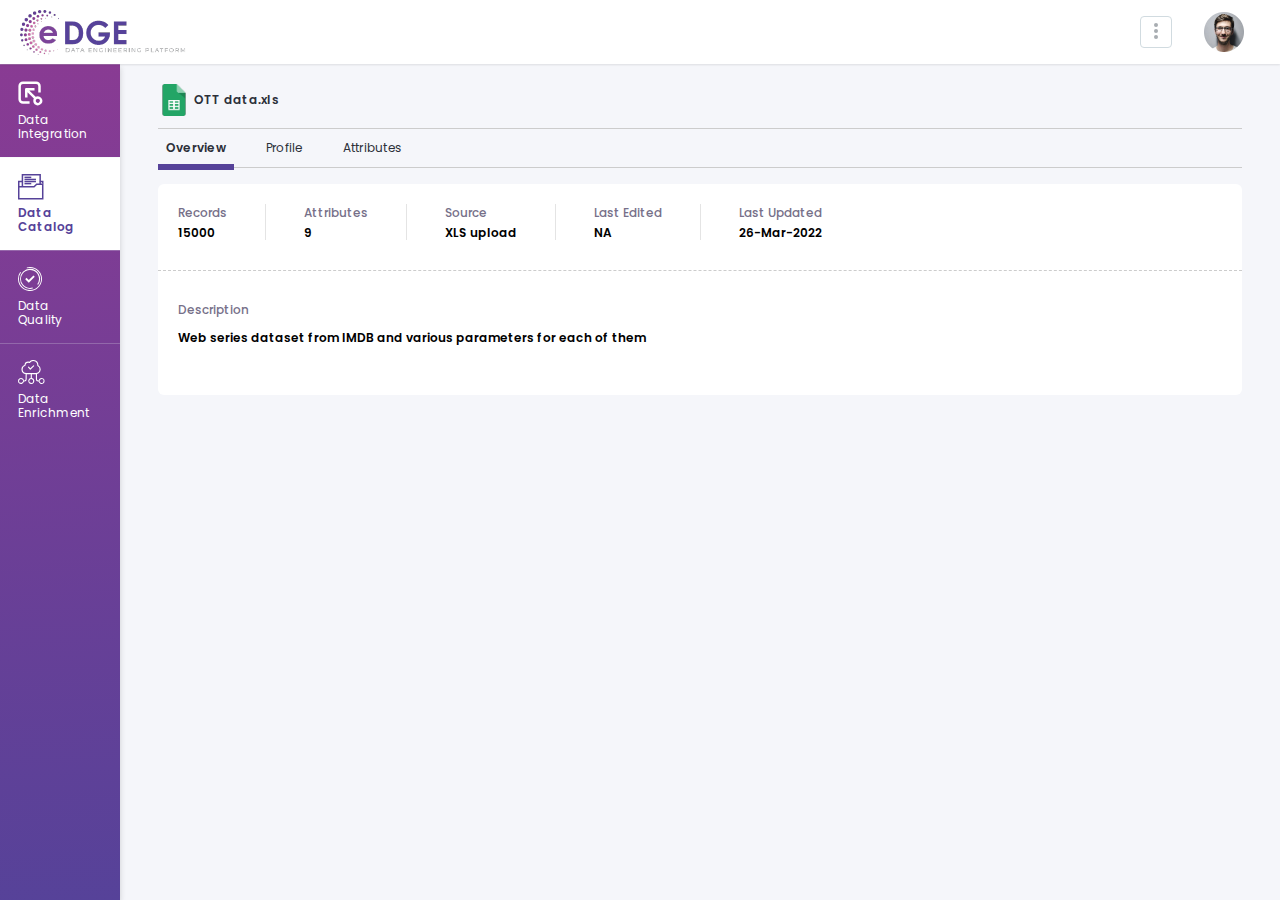
<file: file-overview.html>
<!DOCTYPE html>
<html lang="en">

<head>
    <meta charset="UTF-8">
    <meta http-equiv="X-UA-Compatible" content="IE=edge">
    <meta name="viewport" content="width=device-width, initial-scale=1.0">
    <title>Edge Dashboard</title>

    <!-- FONTS -->
    <link rel="preconnect" href="https://fonts.googleapis.com">
    <link rel="preconnect" href="https://fonts.gstatic.com" crossorigin>
    <link rel="stylesheet" href="https://fonts.googleapis.com/css2?family=Poppins:wght@400;500;600;700&display=swap">
    <!-- CSS -->
    <link rel="stylesheet" href="https://cdn.jsdelivr.net/npm/bootstrap@5.1.3/dist/css/bootstrap.min.css">
    <link rel="stylesheet" href="assets/css/style.css">
</head>

<body>
    <div class="mainWrapr d-flex flex-column">
        <header class="mainHeadr ">
            <nav class="navbar navbar-expand-md navbar-light bg-white py-1" aria-label="main navbar">
                <div class="container-fluid">
                    <a class="navbar-brand ps-2" href="#">
                        <img src="assets/images/logo.png" alt="edge logo">
                    </a>
                    <button class="navbar-toggler" type="button" data-bs-toggle="collapse" data-bs-target="#mainHeadr-nav" aria-controls="mainHeadr-nav" aria-expanded="false" aria-label="Toggle navigation">
                        <span class="navbar-toggler-icon"></span>
                    </button>

                    <div class="collapse navbar-collapse" id="mainHeadr-nav">
                        <ul class="navbar-nav flex-row align-items-center ms-auto mb-2 mb-sm-0">
                            <li class="nav-item dropdown moreMenu px-2">
                                <a class="nav-link dropdown-toggle moreMenu d-inline-flex justify-content-center align-items-center" href="#" id="moreMenu-drpdwn" data-bs-toggle="dropdown" aria-expanded="false">
                                    <img src="assets/images/triple-dot-menu.svg" alt="triple dot menu button">
                                </a>
                                <ul class="dropdown-menu end-0" aria-labelledby="moreMenu-drpdwn">
                                    <li><a class="dropdown-item" href="#">Action</a></li>
                                    <li><a class="dropdown-item" href="#">Another action</a></li>
                                </ul>
                            </li>
                            <li class="nav-item px-3">
                                <a class="nav-link" href="#">
                                    <img src="assets/images/profile-icon.png" alt="profile icon">
                                </a>
                            </li>
                        </ul>
                    </div>
                </div>
            </nav>
        </header>
        <main class="mainCntnt flex-fill d-flex flex-md-row flex-column overflow-auto">
            <div class="sideNav overflow-auto">
                <ul class="sideNavBar d-md-block d-flex p-0 m-0">
                    <li class="sideNavBar-item ">
                        <a class="sideNavBar-link" href="index.html">
                            <span class="sideNavBar-linkIcn">
                                <svg xmlns="http://www.w3.org/2000/svg" width="24.819" height="24.796" viewBox="0 0 24.819 24.796">
                                    <g id="Group_11485" data-name="Group 11485" transform="translate(652.331 6972.9)">
                                      <path id="Path_256" data-name="Path 256" d="M290.024,224.577a4.551,4.551,0,1,0-2.218-8.523l-6.371-6.371h5.279V207.2h-8.274a1.241,1.241,0,0,0-1.241,1.241v8.274h2.482v-5.279l6.371,6.371h0a4.551,4.551,0,0,0,3.972,6.768Zm0-6.62h0a2.068,2.068,0,1,1-1.463.606,2.068,2.068,0,0,1,1.463-.606Z" transform="translate(-922.51 -7173.082)" fill="#fff" />
                                      <path id="Path_257" data-name="Path 257" d="M209.941,128.77v-6.62a4.551,4.551,0,0,0-4.551-4.551H192.151a4.55,4.55,0,0,0-4.551,4.551V135.39a4.551,4.551,0,0,0,4.551,4.551h6.62v-2.482h-6.62a2.069,2.069,0,0,1-2.069-2.069V122.151a2.069,2.069,0,0,1,2.069-2.069H205.39a2.069,2.069,0,0,1,2.069,2.069v6.62Z" transform="translate(-839.531 -7090.1)" fill="#fff" />
                                    </g>
                                  </svg>                                                                    
                            </span>
                            <span class="sideNavBar-linkTxt pt-2">Data Integration</span>
                        </a>
                    </li>
                    <li class="sideNavBar-item">
                        <a class="sideNavBar-link active " href="#">
                            <span class="sideNavBar-linkIcn dataCatalog">
                                <svg xmlns="http://www.w3.org/2000/svg" width="25.507" height="25.5" viewBox="0 0 25.507 25.5">
                                    <g id="Group_11486" data-name="Group 11486" transform="translate(844.181 6911.75)">
                                      <path id="Path_258" data-name="Path 258" d="M32.257,240.756l23.98-.025V226.147h-6.03l-2.63,2.609H32.257Z" transform="translate(-875.688 -7127.756)" fill="none" stroke="#fff" stroke-width="1.5"/>
                                      <path id="Path_259" data-name="Path 259" d="M470.828,174.386l.019-2.087h-2.891" transform="translate(-1290.278 -7076.517)" fill="none" stroke="#fff" stroke-width="1.5"/>
                                      <path id="Path_260" data-name="Path 260" d="M36.169,172.293H32.256v4.956" transform="translate(-875.687 -7076.511)" fill="none" stroke="#fff" stroke-width="1.5"/>
                                      <path id="Path_261" data-name="Path 261" d="M107.852,43.785l.023-11.478h17.739l-.017,9.261" transform="translate(-947.62 -6943.307)" fill="none" stroke="#fff" stroke-width="1.5"/>
                                      <path id="Path_262" data-name="Path 262" d="M150.712,86.147h6.783" transform="translate(-988.404 -6994.538)" fill="none" stroke="#fff" stroke-width="1.5"/>
                                      <path id="Path_263" data-name="Path 263" d="M150.712,129.228H162.19" transform="translate(-988.404 -7035.532)" fill="none" stroke="#fff" stroke-width="1.5"/>
                                      <path id="Path_264" data-name="Path 264" d="M150.712,172.293H162.19" transform="translate(-988.404 -7076.511)" fill="none" stroke="#fff" stroke-width="1.5"/>
                                      <path id="Path_265" data-name="Path 265" d="M150.712,215.369h6.783" transform="translate(-988.404 -7117.5)" fill="none" stroke="#fff" stroke-width="1.5"/>
                                    </g>
                                  </svg>                                  
                            </span>
                            <span class="sideNavBar-linkTxt pt-2">Data Catalog</span>
                        </a>
                    </li>
                    <li class="sideNavBar-item">
                        <a class="sideNavBar-link" href="data-quality.html">
                            <span class="sideNavBar-linkIcn">
                                <svg xmlns="http://www.w3.org/2000/svg" width="24" height="24" viewBox="0 0 24 24">
                                    <g id="Group_11487" data-name="Group 11487" transform="translate(770.447 7490.484)">
                                      <path id="Path_266" data-name="Path 266" d="M141.063,67.029l.871.5.025-.05a10.077,10.077,0,0,0-8.116-15.959,10.071,10.071,0,0,0-.025,20.141,9.16,9.16,0,0,0,2.764-.4l.05-.025-.2-1-.075.025a9.2,9.2,0,0,1-2.589.4,9.011,9.011,0,1,1,7.295-3.685Z" transform="translate(-892.265 -7540.161)" fill="#fff"/>
                                      <path id="Path_267" data-name="Path 267" d="M100.6,13.614a11.882,11.882,0,0,0-8.49-3.535,11.377,11.377,0,0,0-3.212.448l-.05.025.174.921.075-.025a11.423,11.423,0,0,1,3.013-.423A11.066,11.066,0,1,1,81.03,22.054a10.932,10.932,0,0,1,2.042-6.4l.05-.05-.822-.473-.025.05A11.791,11.791,0,0,0,80.084,22.1a12,12,0,1,0,20.515-8.49Z" transform="translate(-850.531 -7500.563)" fill="#fff"/>
                                      <path id="Path_268" data-name="Path 268" d="M243.774,201.773l-1.295,1.295,3.56,3.56,5.975-5.975-1.295-1.295-4.681,4.681Z" transform="translate(-1005.707 -7681.427)" fill="#fff"/>
                                    </g>
                                  </svg>                                  
                            </span>
                            <span class="sideNavBar-linkTxt pt-2">Data Quality</span>
                        </a>
                    </li>
                    <li class="sideNavBar-item">
                        <a class="sideNavBar-link" href="data-issues-enrichment.html">
                            <span class="sideNavBar-linkIcn">
                                <svg xmlns="http://www.w3.org/2000/svg" width="26.604" height="24" viewBox="0 0 26.604 24">
                                    <g id="Group_11488" data-name="Group 11488" transform="translate(741.217 7366.001)">
                                      <path id="Path_269" data-name="Path 269" d="M285.53,150.01a.562.562,0,0,0,.4.188h.017a.564.564,0,0,0,.4-.166l3.344-3.344a.562.562,0,1,0-.8-.8l-2.922,2.919-1.357-1.537h0a.562.562,0,1,0-.843.744Z" transform="translate(-1014.877 -7506.468)" fill="#fff"/>
                                      <path id="Path_270" data-name="Path 270" d="M91.353,61.285h-.517a3,3,0,1,0,0,1.124h.517A2.248,2.248,0,0,0,93.6,60.161V55h4.027v3.911a3,3,0,1,0,1.124,0V55h4.027v5.165a2.248,2.248,0,0,0,2.248,2.248h.517a3,3,0,1,0,0-1.124h-.517a1.124,1.124,0,0,1-1.124-1.124V54.856a4.777,4.777,0,0,0,1.368-8.724v-.146h0a5.125,5.125,0,0,0-9.006-3.352,3.71,3.71,0,0,0-1.146-.174,3.773,3.773,0,0,0-3.731,3.315,4.777,4.777,0,0,0,1.09,9.171v5.215a1.124,1.124,0,0,1-1.124,1.124Zm-3.465,2.447a1.88,1.88,0,1,1,1.326-.556,1.878,1.878,0,0,1-1.326.556Zm20.6-3.754a1.88,1.88,0,1,1-1.32.55,1.876,1.876,0,0,1,1.32-.55Zm-8.424,1.868a1.88,1.88,0,1,1-.554-1.321,1.877,1.877,0,0,1,.554,1.321ZM89.512,50.208a3.653,3.653,0,0,1,2.577-3.5.562.562,0,0,0,.4-.531,2.645,2.645,0,0,1,2.633-2.6,2.61,2.61,0,0,1,1.1.242.562.562,0,0,0,.688-.18,4,4,0,0,1,7.247,2.346,2.8,2.8,0,0,1-.019.408h0a.562.562,0,0,0,.3.562,3.653,3.653,0,0,1-1.663,6.912H93.176a3.667,3.667,0,0,1-3.664-3.664Z" transform="translate(-826.104 -7406.857)" fill="#fff"/>
                                    </g>
                                  </svg>                                  
                            </span>
                            <span class="sideNavBar-linkTxt pt-2">Data Enrichment</span>
                        </a>
                    </li>
                </ul>
            </div>
            <div class="contentArea flex-fill overflow-auto">
                <h2 class="contentArea-title file-preview d-flex align-items-center mb-1">
                    <span class="contentArea-title-icnWrap pe-1">
                        <img class="contentArea-title-icn" src="assets/images/excel-file.png" alt="excel file icon" >
                    </span> OTT data.xls
                </h2>

                <div class="container-fluid dataContainr">
                    <ul class="nav mb-3 fileTabList" id="file-tabList" role="tablist">
                        <li class="nav-item " role="presentation">
                            <button class="nav-link active me-4" id="overview-tab" data-bs-toggle="tab" data-bs-target="#overviewTab" type="button" role="tab" aria-controls="overviewTab" aria-selected="true">Overview</button>
                        </li>
                        <li class="nav-item" role="presentation">
                            <button class="nav-link  me-4" id="profile-tab" data-bs-toggle="tab" data-bs-target="#profileTab" type="button" role="tab" aria-controls="profileTab" aria-selected="false">Profile</button>
                        </li>
                        <li class="nav-item" role="presentation">
                            <button class="nav-link me-4" id="attribute-tab" data-bs-toggle="tab" data-bs-target="#attributeTab" type="button" role="tab" aria-controls="attributeTab" aria-selected="false">Attributes</button>
                        </li>
                    </ul>
                    <div class="tab-content" id="file-tabContent">
                        <div class="tab-pane fade show active " id="overviewTab" role="tabpanel" aria-labelledby="overview-tab">
                            <div class="tabWrapr rounded">
                                <div class="tabDetails d-flex flex-wrap">
                                    <div class="tabItem">
                                        <h4 class="tabDescHead pb-1">Records</h4>
                                        <p class="tabDescTxt mb-0">15000</p>
                                    </div>
                                    <div class="tabItem">
                                        <h4 class="tabDescHead pb-1">Attributes</h4>
                                        <p class="tabDescTxt mb-0">9</p>
                                    </div>
                                    <div class="tabItem">
                                        <h4 class="tabDescHead pb-1">Source</h4>
                                        <p class="tabDescTxt mb-0">XLS upload</p>
                                    </div>
                                    <div class="tabItem">
                                        <h4 class="tabDescHead pb-1">Last Edited</h4>
                                        <p class="tabDescTxt mb-0">NA</p>
                                    </div>
                                    <div class="tabItem">
                                        <h4 class="tabDescHead pb-1">Last Updated</h4>
                                        <p class="tabDescTxt mb-0">26-Mar-2022</p>
                                    </div>
                                </div>
                                <div class="tabDesc">
                                    <h4 class="tabDescHead">Description</h4>
                                    <p class="tabDescTxt mb-0">Web series dataset from IMDB and various parameters for each of them</p>
                                </div>
                            </div>
                        </div>
                        <div class="tab-pane fade" id="profileTab" role="tabpanel" aria-labelledby="profile-tab">
                            <div class="tabWrapr rounded pb-0">
                                <div class="tabDetails d-flex flex-wrap align-items-center pb-3">
                                    <div class="tabItem px-2">
                                        <h4 class="tabDescHead pb-0 pe-3">Data Attributes <span class="tabDescTxt ps-1">9</span></h4>
                                    </div>
                                    <div class="tabItem ps-sm-3 px-0 pt-sm-0 pt-2">
                                        <div class="input-group dataContainr-srchBar ">
                                            <input type="search" class="form-control dataContainr-srch" placeholder="" aria-label="Search" aria-describedby="SearchAttr">
                                            <span class="input-group-icn dataContainr-srchIcn p-3 me-2" id="SearchAttr"></span>
                                        </div>
                                    </div>
                                </div>
                                <div class="tabDesc p-0">
                                    <div class="dataContainr-table overviewTable overflow-auto">
                                        <table class="table table-hover table-borderless mb-0">
                                            <colgroup>
                                                <col style="width: 200px;">
                                                <col style="width: 100px;">
                                                <col style="width: 100px;">
                                                <col style="width: 90px;">
                                                <col style="width: 100px;">
                                                <col style="width: 250px;">
                                                <col style="width: 250px;">
                                                <col style="width: 100px;">
                                                <col style="width: 200px;">
                                            </colgroup>
                                            <thead>
                                                <tr>
                                                    <th scope="col">Series Title</th>
                                                    <th scope="col">Year Released</th>
                                                    <th scope="col">Content Rating</th>
                                                    <th scope="col">IMDB Rating</th>
                                                    <th scope="col">R Rating</th>
                                                    <th scope="col">Genre</th>
                                                    <th scope="col">Description</th>
                                                    <th scope="col">No of Seasons</th>
                                                    <th scope="col">Streaming Platform</th>
                                                </tr>
                                            </thead>
                                            <tbody>
                                                <tr>
                                                    <td>Breaking Bad</td>
                                                    <td>2008</td>
                                                    <td>18+</td>
                                                    <td>9.5</td>
                                                    <td>100</td>
                                                    <td>Crime,Drama</td>
                                                    <td>
                                                        <div class="w-100 overflow-hidden">When Walter White, a New Mexico chemistry teacher, is diagnosed with Stage III cancer and given a prognosis of only two years left to live. He becomes filled with a sense of fearlessness and an unrelenting
                                                            desire to secure his family's financial future at any cost as he enters the dangerous world of drugs and crime.Breaking Bad featuring Bryan Cranston and Aaron Paul has one or more episodes streaming
                                                            with subscription on Netflix, available for purchase on iTunes, available for purchase on Google Play, and 3 others. It's a crime and drama show with 62 episodes over 5 seasons. Breaking Bad
                                                            is no longer running and has no plans to air new episodes or seasons. It has a very high IMDb audience rating of 9.5 (1,391,409 votes) and was very well received by critics.</div>
                                                    </td>
                                                    <td>5</td>
                                                    <td>Netflix</td>
                                                </tr>
                                                <tr>
                                                    <td>Game of Thrones</td>
                                                    <td>2011</td>
                                                    <td>18+</td>
                                                    <td>9.3</td>
                                                    <td>99</td>
                                                    <td>Action & Adventure,Drama</td>
                                                    <td>
                                                        <div class="w-100 overflow-hidden">Seven noble families fight for control of the mythical land of Westeros. Friction between the houses leads to full-scale war. All while a very ancient evil awakens in the farthest north. Amidst the
                                                            war, a neglected military order of misfits, the Night's Watch, is all that stands between the realms of men and icy horrors beyond.Game of Thrones featuring Emilia Clarke and Lena Headey has
                                                            one or more episodes streaming with subscription on HBO MAX, streaming on HBO, available for purchase on iTunes, and 5 others. It's an action & adventure and drama show with 74 episodes over
                                                            8 seasons. Game of Thrones is no longer running and has no plans to air new episodes or seasons. It has a very high IMDb audience rating of 9.3 (1,704,731 votes) and was very well received by
                                                            critics.
                                                        </div>
                                                    </td>
                                                    <td>8</td>
                                                    <td>HBO MAX,HBO</td>
                                                </tr>
                                                <tr>
                                                    <td>Rick and Morty</td>
                                                    <td>2013</td>
                                                    <td>18+</td>
                                                    <td>9.2</td>
                                                    <td>97</td>
                                                    <td>Animation,Comedy</td>
                                                    <td>
                                                        <div class="w-100 overflow-hidden">Rick is a mentally-unbalanced but scientifically-gifted old man who has recently reconnected with his family. He spends most of his time involving his young grandson Morty in dangerous, outlandish
                                                            adventures throughout space and alternate universes. Compounded with Morty's already unstable family life, these events cause Morty much distress at home and school.Rick and Morty featuring Justin
                                                            Roiland and Chris Parnell has one or more episodes streaming with subscription on HBO MAX, streaming with subscription on Hulu, streaming via tv everywhere with Adult Swim (Via Cable/Satellite
                                                            Provider), and 8 others. It's an action & adventure and animation show with 42 episodes over 4 seasons. Rick and Morty is still airing with no announced date for the next episode or season. It
                                                            has a very high IMDb audience rating of 9.2 (354,057 votes) and was very well received by critics.</div>
                                                    </td>
                                                    <td>4</td>
                                                    <td>Free Services,HBO MAX,Hulu</td>
                                                </tr>
                                                <tr>
                                                    <td>Stranger Things</td>
                                                    <td>2016</td>
                                                    <td>16+</td>
                                                    <td>8.8</td>
                                                    <td>96</td>
                                                    <td>Drama,Fantasy</td>
                                                    <td>
                                                        <div class="w-100 overflow-hidden">When a young boy vanishes, a small town uncovers a mystery involving secret experiments, terrifying supernatural forces, and one strange little girl.Stranger Things featuring Winona Ryder and David
                                                            Harbour has one or more episodes streaming with subscription on Netflix. It's an action & adventure and drama show with 25 episodes over 3 seasons. Stranger Things is still airing with no announced
                                                            date for the next episode or season. It has a high IMDb audience rating of 8.8 (766,806 votes) and was very well received by critics.</div>
                                                    </td>
                                                    <td>3</td>
                                                    <td>Netflix</td>
                                                </tr>
                                                <tr>
                                                    <td>The Boys</td>
                                                    <td>2019</td>
                                                    <td>18+</td>
                                                    <td>8.7</td>
                                                    <td>95</td>
                                                    <td>Action & Adventure,Comedy</td>
                                                    <td>
                                                        <div class="w-100 overflow-hidden">A group of vigilantes known informally as “The Boys” set out to take down corrupt superheroes with no more than blue-collar grit and a willingness to fight dirty.The Boys featuring Karl Urban and
                                                            Jack Quaid has one or more episodes streaming with subscription on Prime Video, and available for purchase on VUDU. It's an action & adventure and comedy show with 12 episodes over 2 seasons.
                                                            The Boys has a new episode airing on September 17th, 2020 (PDT). It has a high IMDb audience rating of 8.7 (170,705 votes) and was very well received by critics.</div>
                                                    </td>
                                                    <td>2</td>
                                                    <td>Prime Video</td>
                                                </tr>
                                                <tr>
                                                    <td>Breaking Bad</td>
                                                    <td>2008</td>
                                                    <td>18+</td>
                                                    <td>9.5</td>
                                                    <td>100</td>
                                                    <td>Crime,Drama</td>
                                                    <td>
                                                        <div class="w-100 overflow-hidden">When Walter White, a New Mexico chemistry teacher, is diagnosed with Stage III cancer and given a prognosis of only two years left to live. He becomes filled with a sense of fearlessness and an unrelenting
                                                            desire to secure his family's financial future at any cost as he enters the dangerous world of drugs and crime.Breaking Bad featuring Bryan Cranston and Aaron Paul has one or more episodes streaming
                                                            with subscription on Netflix, available for purchase on iTunes, available for purchase on Google Play, and 3 others. It's a crime and drama show with 62 episodes over 5 seasons. Breaking Bad
                                                            is no longer running and has no plans to air new episodes or seasons. It has a very high IMDb audience rating of 9.5 (1,391,409 votes) and was very well received by critics.</div>
                                                    </td>
                                                    <td>5</td>
                                                    <td>Netflix</td>
                                                </tr>
                                                <tr>
                                                    <td>Game of Thrones</td>
                                                    <td>2011</td>
                                                    <td>18+</td>
                                                    <td>9.3</td>
                                                    <td>99</td>
                                                    <td>Action & Adventure,Drama</td>
                                                    <td>
                                                        <div class="w-100 overflow-hidden">Seven noble families fight for control of the mythical land of Westeros. Friction between the houses leads to full-scale war. All while a very ancient evil awakens in the farthest north. Amidst the
                                                            war, a neglected military order of misfits, the Night's Watch, is all that stands between the realms of men and icy horrors beyond.Game of Thrones featuring Emilia Clarke and Lena Headey has
                                                            one or more episodes streaming with subscription on HBO MAX, streaming on HBO, available for purchase on iTunes, and 5 others. It's an action & adventure and drama show with 74 episodes over
                                                            8 seasons. Game of Thrones is no longer running and has no plans to air new episodes or seasons. It has a very high IMDb audience rating of 9.3 (1,704,731 votes) and was very well received by
                                                            critics.
                                                        </div>
                                                    </td>
                                                    <td>8</td>
                                                    <td>HBO MAX,HBO</td>
                                                </tr>
                                                <tr>
                                                    <td>Rick and Morty</td>
                                                    <td>2013</td>
                                                    <td>18+</td>
                                                    <td>9.2</td>
                                                    <td>97</td>
                                                    <td>Animation,Comedy</td>
                                                    <td>
                                                        <div class="w-100 overflow-hidden">Rick is a mentally-unbalanced but scientifically-gifted old man who has recently reconnected with his family. He spends most of his time involving his young grandson Morty in dangerous, outlandish
                                                            adventures throughout space and alternate universes. Compounded with Morty's already unstable family life, these events cause Morty much distress at home and school.Rick and Morty featuring Justin
                                                            Roiland and Chris Parnell has one or more episodes streaming with subscription on HBO MAX, streaming with subscription on Hulu, streaming via tv everywhere with Adult Swim (Via Cable/Satellite
                                                            Provider), and 8 others. It's an action & adventure and animation show with 42 episodes over 4 seasons. Rick and Morty is still airing with no announced date for the next episode or season. It
                                                            has a very high IMDb audience rating of 9.2 (354,057 votes) and was very well received by critics.</div>
                                                    </td>
                                                    <td>4</td>
                                                    <td>Free Services,HBO MAX,Hulu</td>
                                                </tr>
                                                <tr>
                                                    <td>Stranger Things</td>
                                                    <td>2016</td>
                                                    <td>16+</td>
                                                    <td>8.8</td>
                                                    <td>96</td>
                                                    <td>Drama,Fantasy</td>
                                                    <td>
                                                        <div class="w-100 overflow-hidden">When a young boy vanishes, a small town uncovers a mystery involving secret experiments, terrifying supernatural forces, and one strange little girl.Stranger Things featuring Winona Ryder and David
                                                            Harbour has one or more episodes streaming with subscription on Netflix. It's an action & adventure and drama show with 25 episodes over 3 seasons. Stranger Things is still airing with no announced
                                                            date for the next episode or season. It has a high IMDb audience rating of 8.8 (766,806 votes) and was very well received by critics.</div>
                                                    </td>
                                                    <td>3</td>
                                                    <td>Netflix</td>
                                                </tr>
                                                <tr>
                                                    <td>The Boys</td>
                                                    <td>2019</td>
                                                    <td>18+</td>
                                                    <td>8.7</td>
                                                    <td>95</td>
                                                    <td>Action & Adventure,Comedy</td>
                                                    <td>
                                                        <div class="w-100 overflow-hidden">A group of vigilantes known informally as “The Boys” set out to take down corrupt superheroes with no more than blue-collar grit and a willingness to fight dirty.The Boys featuring Karl Urban and
                                                            Jack Quaid has one or more episodes streaming with subscription on Prime Video, and available for purchase on VUDU. It's an action & adventure and comedy show with 12 episodes over 2 seasons.
                                                            The Boys has a new episode airing on September 17th, 2020 (PDT). It has a high IMDb audience rating of 8.7 (170,705 votes) and was very well received by critics.</div>
                                                    </td>
                                                    <td>2</td>
                                                    <td>Prime Video</td>
                                                </tr>
                                                <tr>
                                                    <td>Breaking Bad</td>
                                                    <td>2008</td>
                                                    <td>18+</td>
                                                    <td>9.5</td>
                                                    <td>100</td>
                                                    <td>Crime,Drama</td>
                                                    <td>
                                                        <div class="w-100 overflow-hidden">When Walter White, a New Mexico chemistry teacher, is diagnosed with Stage III cancer and given a prognosis of only two years left to live. He becomes filled with a sense of fearlessness and an unrelenting
                                                            desire to secure his family's financial future at any cost as he enters the dangerous world of drugs and crime.Breaking Bad featuring Bryan Cranston and Aaron Paul has one or more episodes streaming
                                                            with subscription on Netflix, available for purchase on iTunes, available for purchase on Google Play, and 3 others. It's a crime and drama show with 62 episodes over 5 seasons. Breaking Bad
                                                            is no longer running and has no plans to air new episodes or seasons. It has a very high IMDb audience rating of 9.5 (1,391,409 votes) and was very well received by critics.</div>
                                                    </td>
                                                    <td>5</td>
                                                    <td>Netflix</td>
                                                </tr>
                                                <tr>
                                                    <td>Game of Thrones</td>
                                                    <td>2011</td>
                                                    <td>18+</td>
                                                    <td>9.3</td>
                                                    <td>99</td>
                                                    <td>Action & Adventure,Drama</td>
                                                    <td>
                                                        <div class="w-100 overflow-hidden">Seven noble families fight for control of the mythical land of Westeros. Friction between the houses leads to full-scale war. All while a very ancient evil awakens in the farthest north. Amidst the
                                                            war, a neglected military order of misfits, the Night's Watch, is all that stands between the realms of men and icy horrors beyond.Game of Thrones featuring Emilia Clarke and Lena Headey has
                                                            one or more episodes streaming with subscription on HBO MAX, streaming on HBO, available for purchase on iTunes, and 5 others. It's an action & adventure and drama show with 74 episodes over
                                                            8 seasons. Game of Thrones is no longer running and has no plans to air new episodes or seasons. It has a very high IMDb audience rating of 9.3 (1,704,731 votes) and was very well received by
                                                            critics.
                                                        </div>
                                                    </td>
                                                    <td>8</td>
                                                    <td>HBO MAX,HBO</td>
                                                </tr>
                                                <tr>
                                                    <td>Rick and Morty</td>
                                                    <td>2013</td>
                                                    <td>18+</td>
                                                    <td>9.2</td>
                                                    <td>97</td>
                                                    <td>Animation,Comedy</td>
                                                    <td>
                                                        <div class="w-100 overflow-hidden">Rick is a mentally-unbalanced but scientifically-gifted old man who has recently reconnected with his family. He spends most of his time involving his young grandson Morty in dangerous, outlandish
                                                            adventures throughout space and alternate universes. Compounded with Morty's already unstable family life, these events cause Morty much distress at home and school.Rick and Morty featuring Justin
                                                            Roiland and Chris Parnell has one or more episodes streaming with subscription on HBO MAX, streaming with subscription on Hulu, streaming via tv everywhere with Adult Swim (Via Cable/Satellite
                                                            Provider), and 8 others. It's an action & adventure and animation show with 42 episodes over 4 seasons. Rick and Morty is still airing with no announced date for the next episode or season. It
                                                            has a very high IMDb audience rating of 9.2 (354,057 votes) and was very well received by critics.</div>
                                                    </td>
                                                    <td>4</td>
                                                    <td>Free Services,HBO MAX,Hulu</td>
                                                </tr>
                                                <tr>
                                                    <td>Stranger Things</td>
                                                    <td>2016</td>
                                                    <td>16+</td>
                                                    <td>8.8</td>
                                                    <td>96</td>
                                                    <td>Drama,Fantasy</td>
                                                    <td>
                                                        <div class="w-100 overflow-hidden">When a young boy vanishes, a small town uncovers a mystery involving secret experiments, terrifying supernatural forces, and one strange little girl.Stranger Things featuring Winona Ryder and David
                                                            Harbour has one or more episodes streaming with subscription on Netflix. It's an action & adventure and drama show with 25 episodes over 3 seasons. Stranger Things is still airing with no announced
                                                            date for the next episode or season. It has a high IMDb audience rating of 8.8 (766,806 votes) and was very well received by critics.</div>
                                                    </td>
                                                    <td>3</td>
                                                    <td>Netflix</td>
                                                </tr>
                                                <tr>
                                                    <td>The Boys</td>
                                                    <td>2019</td>
                                                    <td>18+</td>
                                                    <td>8.7</td>
                                                    <td>95</td>
                                                    <td>Action & Adventure,Comedy</td>
                                                    <td>
                                                        <div class="w-100 overflow-hidden">A group of vigilantes known informally as “The Boys” set out to take down corrupt superheroes with no more than blue-collar grit and a willingness to fight dirty.The Boys featuring Karl Urban and
                                                            Jack Quaid has one or more episodes streaming with subscription on Prime Video, and available for purchase on VUDU. It's an action & adventure and comedy show with 12 episodes over 2 seasons.
                                                            The Boys has a new episode airing on September 17th, 2020 (PDT). It has a high IMDb audience rating of 8.7 (170,705 votes) and was very well received by critics.</div>
                                                    </td>
                                                    <td>2</td>
                                                    <td>Prime Video</td>
                                                </tr>
                                                <tr>
                                                    <td>Breaking Bad</td>
                                                    <td>2008</td>
                                                    <td>18+</td>
                                                    <td>9.5</td>
                                                    <td>100</td>
                                                    <td>Crime,Drama</td>
                                                    <td>
                                                        <div class="w-100 overflow-hidden">When Walter White, a New Mexico chemistry teacher, is diagnosed with Stage III cancer and given a prognosis of only two years left to live. He becomes filled with a sense of fearlessness and an unrelenting
                                                            desire to secure his family's financial future at any cost as he enters the dangerous world of drugs and crime.Breaking Bad featuring Bryan Cranston and Aaron Paul has one or more episodes streaming
                                                            with subscription on Netflix, available for purchase on iTunes, available for purchase on Google Play, and 3 others. It's a crime and drama show with 62 episodes over 5 seasons. Breaking Bad
                                                            is no longer running and has no plans to air new episodes or seasons. It has a very high IMDb audience rating of 9.5 (1,391,409 votes) and was very well received by critics.</div>
                                                    </td>
                                                    <td>5</td>
                                                    <td>Netflix</td>
                                                </tr>
                                                <tr>
                                                    <td>Game of Thrones</td>
                                                    <td>2011</td>
                                                    <td>18+</td>
                                                    <td>9.3</td>
                                                    <td>99</td>
                                                    <td>Action & Adventure,Drama</td>
                                                    <td>
                                                        <div class="w-100 overflow-hidden">Seven noble families fight for control of the mythical land of Westeros. Friction between the houses leads to full-scale war. All while a very ancient evil awakens in the farthest north. Amidst the
                                                            war, a neglected military order of misfits, the Night's Watch, is all that stands between the realms of men and icy horrors beyond.Game of Thrones featuring Emilia Clarke and Lena Headey has
                                                            one or more episodes streaming with subscription on HBO MAX, streaming on HBO, available for purchase on iTunes, and 5 others. It's an action & adventure and drama show with 74 episodes over
                                                            8 seasons. Game of Thrones is no longer running and has no plans to air new episodes or seasons. It has a very high IMDb audience rating of 9.3 (1,704,731 votes) and was very well received by
                                                            critics.
                                                        </div>
                                                    </td>
                                                    <td>8</td>
                                                    <td>HBO MAX,HBO</td>
                                                </tr>
                                                <tr>
                                                    <td>Rick and Morty</td>
                                                    <td>2013</td>
                                                    <td>18+</td>
                                                    <td>9.2</td>
                                                    <td>97</td>
                                                    <td>Animation,Comedy</td>
                                                    <td>
                                                        <div class="w-100 overflow-hidden">Rick is a mentally-unbalanced but scientifically-gifted old man who has recently reconnected with his family. He spends most of his time involving his young grandson Morty in dangerous, outlandish
                                                            adventures throughout space and alternate universes. Compounded with Morty's already unstable family life, these events cause Morty much distress at home and school.Rick and Morty featuring Justin
                                                            Roiland and Chris Parnell has one or more episodes streaming with subscription on HBO MAX, streaming with subscription on Hulu, streaming via tv everywhere with Adult Swim (Via Cable/Satellite
                                                            Provider), and 8 others. It's an action & adventure and animation show with 42 episodes over 4 seasons. Rick and Morty is still airing with no announced date for the next episode or season. It
                                                            has a very high IMDb audience rating of 9.2 (354,057 votes) and was very well received by critics.</div>
                                                    </td>
                                                    <td>4</td>
                                                    <td>Free Services,HBO MAX,Hulu</td>
                                                </tr>
                                                <tr>
                                                    <td>Stranger Things</td>
                                                    <td>2016</td>
                                                    <td>16+</td>
                                                    <td>8.8</td>
                                                    <td>96</td>
                                                    <td>Drama,Fantasy</td>
                                                    <td>
                                                        <div class="w-100 overflow-hidden">When a young boy vanishes, a small town uncovers a mystery involving secret experiments, terrifying supernatural forces, and one strange little girl.Stranger Things featuring Winona Ryder and David
                                                            Harbour has one or more episodes streaming with subscription on Netflix. It's an action & adventure and drama show with 25 episodes over 3 seasons. Stranger Things is still airing with no announced
                                                            date for the next episode or season. It has a high IMDb audience rating of 8.8 (766,806 votes) and was very well received by critics.</div>
                                                    </td>
                                                    <td>3</td>
                                                    <td>Netflix</td>
                                                </tr>
                                                <tr>
                                                    <td>The Boys</td>
                                                    <td>2019</td>
                                                    <td>18+</td>
                                                    <td>8.7</td>
                                                    <td>95</td>
                                                    <td>Action & Adventure,Comedy</td>
                                                    <td>
                                                        <div class="w-100 overflow-hidden">A group of vigilantes known informally as “The Boys” set out to take down corrupt superheroes with no more than blue-collar grit and a willingness to fight dirty.The Boys featuring Karl Urban and
                                                            Jack Quaid has one or more episodes streaming with subscription on Prime Video, and available for purchase on VUDU. It's an action & adventure and comedy show with 12 episodes over 2 seasons.
                                                            The Boys has a new episode airing on September 17th, 2020 (PDT). It has a high IMDb audience rating of 8.7 (170,705 votes) and was very well received by critics.</div>
                                                    </td>
                                                    <td>2</td>
                                                    <td>Prime Video</td>
                                                </tr>
                                                <tr>
                                                    <td>Breaking Bad</td>
                                                    <td>2008</td>
                                                    <td>18+</td>
                                                    <td>9.5</td>
                                                    <td>100</td>
                                                    <td>Crime,Drama</td>
                                                    <td>
                                                        <div class="w-100 overflow-hidden">When Walter White, a New Mexico chemistry teacher, is diagnosed with Stage III cancer and given a prognosis of only two years left to live. He becomes filled with a sense of fearlessness and an unrelenting
                                                            desire to secure his family's financial future at any cost as he enters the dangerous world of drugs and crime.Breaking Bad featuring Bryan Cranston and Aaron Paul has one or more episodes streaming
                                                            with subscription on Netflix, available for purchase on iTunes, available for purchase on Google Play, and 3 others. It's a crime and drama show with 62 episodes over 5 seasons. Breaking Bad
                                                            is no longer running and has no plans to air new episodes or seasons. It has a very high IMDb audience rating of 9.5 (1,391,409 votes) and was very well received by critics.</div>
                                                    </td>
                                                    <td>5</td>
                                                    <td>Netflix</td>
                                                </tr>
                                                <tr>
                                                    <td>Game of Thrones</td>
                                                    <td>2011</td>
                                                    <td>18+</td>
                                                    <td>9.3</td>
                                                    <td>99</td>
                                                    <td>Action & Adventure,Drama</td>
                                                    <td>
                                                        <div class="w-100 overflow-hidden">Seven noble families fight for control of the mythical land of Westeros. Friction between the houses leads to full-scale war. All while a very ancient evil awakens in the farthest north. Amidst the
                                                            war, a neglected military order of misfits, the Night's Watch, is all that stands between the realms of men and icy horrors beyond.Game of Thrones featuring Emilia Clarke and Lena Headey has
                                                            one or more episodes streaming with subscription on HBO MAX, streaming on HBO, available for purchase on iTunes, and 5 others. It's an action & adventure and drama show with 74 episodes over
                                                            8 seasons. Game of Thrones is no longer running and has no plans to air new episodes or seasons. It has a very high IMDb audience rating of 9.3 (1,704,731 votes) and was very well received by
                                                            critics.
                                                        </div>
                                                    </td>
                                                    <td>8</td>
                                                    <td>HBO MAX,HBO</td>
                                                </tr>
                                                <tr>
                                                    <td>Rick and Morty</td>
                                                    <td>2013</td>
                                                    <td>18+</td>
                                                    <td>9.2</td>
                                                    <td>97</td>
                                                    <td>Animation,Comedy</td>
                                                    <td>
                                                        <div class="w-100 overflow-hidden">Rick is a mentally-unbalanced but scientifically-gifted old man who has recently reconnected with his family. He spends most of his time involving his young grandson Morty in dangerous, outlandish
                                                            adventures throughout space and alternate universes. Compounded with Morty's already unstable family life, these events cause Morty much distress at home and school.Rick and Morty featuring Justin
                                                            Roiland and Chris Parnell has one or more episodes streaming with subscription on HBO MAX, streaming with subscription on Hulu, streaming via tv everywhere with Adult Swim (Via Cable/Satellite
                                                            Provider), and 8 others. It's an action & adventure and animation show with 42 episodes over 4 seasons. Rick and Morty is still airing with no announced date for the next episode or season. It
                                                            has a very high IMDb audience rating of 9.2 (354,057 votes) and was very well received by critics.</div>
                                                    </td>
                                                    <td>4</td>
                                                    <td>Free Services,HBO MAX,Hulu</td>
                                                </tr>
                                                <tr>
                                                    <td>Stranger Things</td>
                                                    <td>2016</td>
                                                    <td>16+</td>
                                                    <td>8.8</td>
                                                    <td>96</td>
                                                    <td>Drama,Fantasy</td>
                                                    <td>
                                                        <div class="w-100 overflow-hidden">When a young boy vanishes, a small town uncovers a mystery involving secret experiments, terrifying supernatural forces, and one strange little girl.Stranger Things featuring Winona Ryder and David
                                                            Harbour has one or more episodes streaming with subscription on Netflix. It's an action & adventure and drama show with 25 episodes over 3 seasons. Stranger Things is still airing with no announced
                                                            date for the next episode or season. It has a high IMDb audience rating of 8.8 (766,806 votes) and was very well received by critics.</div>
                                                    </td>
                                                    <td>3</td>
                                                    <td>Netflix</td>
                                                </tr>
                                                <tr>
                                                    <td>The Boys</td>
                                                    <td>2019</td>
                                                    <td>18+</td>
                                                    <td>8.7</td>
                                                    <td>95</td>
                                                    <td>Action & Adventure,Comedy</td>
                                                    <td>
                                                        <div class="w-100 overflow-hidden">A group of vigilantes known informally as “The Boys” set out to take down corrupt superheroes with no more than blue-collar grit and a willingness to fight dirty.The Boys featuring Karl Urban and
                                                            Jack Quaid has one or more episodes streaming with subscription on Prime Video, and available for purchase on VUDU. It's an action & adventure and comedy show with 12 episodes over 2 seasons.
                                                            The Boys has a new episode airing on September 17th, 2020 (PDT). It has a high IMDb audience rating of 8.7 (170,705 votes) and was very well received by critics.</div>
                                                    </td>
                                                    <td>2</td>
                                                    <td>Prime Video</td>
                                                </tr>
                                                <tr>
                                                    <td>Breaking Bad</td>
                                                    <td>2008</td>
                                                    <td>18+</td>
                                                    <td>9.5</td>
                                                    <td>100</td>
                                                    <td>Crime,Drama</td>
                                                    <td>
                                                        <div class="w-100 overflow-hidden">When Walter White, a New Mexico chemistry teacher, is diagnosed with Stage III cancer and given a prognosis of only two years left to live. He becomes filled with a sense of fearlessness and an unrelenting
                                                            desire to secure his family's financial future at any cost as he enters the dangerous world of drugs and crime.Breaking Bad featuring Bryan Cranston and Aaron Paul has one or more episodes streaming
                                                            with subscription on Netflix, available for purchase on iTunes, available for purchase on Google Play, and 3 others. It's a crime and drama show with 62 episodes over 5 seasons. Breaking Bad
                                                            is no longer running and has no plans to air new episodes or seasons. It has a very high IMDb audience rating of 9.5 (1,391,409 votes) and was very well received by critics.</div>
                                                    </td>
                                                    <td>5</td>
                                                    <td>Netflix</td>
                                                </tr>
                                                <tr>
                                                    <td>Game of Thrones</td>
                                                    <td>2011</td>
                                                    <td>18+</td>
                                                    <td>9.3</td>
                                                    <td>99</td>
                                                    <td>Action & Adventure,Drama</td>
                                                    <td>
                                                        <div class="w-100 overflow-hidden">Seven noble families fight for control of the mythical land of Westeros. Friction between the houses leads to full-scale war. All while a very ancient evil awakens in the farthest north. Amidst the
                                                            war, a neglected military order of misfits, the Night's Watch, is all that stands between the realms of men and icy horrors beyond.Game of Thrones featuring Emilia Clarke and Lena Headey has
                                                            one or more episodes streaming with subscription on HBO MAX, streaming on HBO, available for purchase on iTunes, and 5 others. It's an action & adventure and drama show with 74 episodes over
                                                            8 seasons. Game of Thrones is no longer running and has no plans to air new episodes or seasons. It has a very high IMDb audience rating of 9.3 (1,704,731 votes) and was very well received by
                                                            critics.
                                                        </div>
                                                    </td>
                                                    <td>8</td>
                                                    <td>HBO MAX,HBO</td>
                                                </tr>
                                                <tr>
                                                    <td>Rick and Morty</td>
                                                    <td>2013</td>
                                                    <td>18+</td>
                                                    <td>9.2</td>
                                                    <td>97</td>
                                                    <td>Animation,Comedy</td>
                                                    <td>
                                                        <div class="w-100 overflow-hidden">Rick is a mentally-unbalanced but scientifically-gifted old man who has recently reconnected with his family. He spends most of his time involving his young grandson Morty in dangerous, outlandish
                                                            adventures throughout space and alternate universes. Compounded with Morty's already unstable family life, these events cause Morty much distress at home and school.Rick and Morty featuring Justin
                                                            Roiland and Chris Parnell has one or more episodes streaming with subscription on HBO MAX, streaming with subscription on Hulu, streaming via tv everywhere with Adult Swim (Via Cable/Satellite
                                                            Provider), and 8 others. It's an action & adventure and animation show with 42 episodes over 4 seasons. Rick and Morty is still airing with no announced date for the next episode or season. It
                                                            has a very high IMDb audience rating of 9.2 (354,057 votes) and was very well received by critics.</div>
                                                    </td>
                                                    <td>4</td>
                                                    <td>Free Services,HBO MAX,Hulu</td>
                                                </tr>
                                                <tr>
                                                    <td>Stranger Things</td>
                                                    <td>2016</td>
                                                    <td>16+</td>
                                                    <td>8.8</td>
                                                    <td>96</td>
                                                    <td>Drama,Fantasy</td>
                                                    <td>
                                                        <div class="w-100 overflow-hidden">When a young boy vanishes, a small town uncovers a mystery involving secret experiments, terrifying supernatural forces, and one strange little girl.Stranger Things featuring Winona Ryder and David
                                                            Harbour has one or more episodes streaming with subscription on Netflix. It's an action & adventure and drama show with 25 episodes over 3 seasons. Stranger Things is still airing with no announced
                                                            date for the next episode or season. It has a high IMDb audience rating of 8.8 (766,806 votes) and was very well received by critics.</div>
                                                    </td>
                                                    <td>3</td>
                                                    <td>Netflix</td>
                                                </tr>
                                                <tr>
                                                    <td>The Boys</td>
                                                    <td>2019</td>
                                                    <td>18+</td>
                                                    <td>8.7</td>
                                                    <td>95</td>
                                                    <td>Action & Adventure,Comedy</td>
                                                    <td>
                                                        <div class="w-100 overflow-hidden">A group of vigilantes known informally as “The Boys” set out to take down corrupt superheroes with no more than blue-collar grit and a willingness to fight dirty.The Boys featuring Karl Urban and
                                                            Jack Quaid has one or more episodes streaming with subscription on Prime Video, and available for purchase on VUDU. It's an action & adventure and comedy show with 12 episodes over 2 seasons.
                                                            The Boys has a new episode airing on September 17th, 2020 (PDT). It has a high IMDb audience rating of 8.7 (170,705 votes) and was very well received by critics.</div>
                                                    </td>
                                                    <td>2</td>
                                                    <td>Prime Video</td>
                                                </tr>
                                            </tbody>
                                        </table>
                                    </div>
                                </div>
                            </div>
                        </div>
                        <div class="tab-pane fade" id="attributeTab" role="tabpanel" aria-labelledby="attribute-tab">
                            <div class="container-fluid p-0">
                                <div class="row g-3 attrCardWrapr">
                                    <div class="col-3">
                                        <div class="attrCard h-100">
                                            <h5 class="attrCard-head pb-2 mb-1">Summary</h5>
                                            <div class="attrCard-item row m-0 pb-2">
                                                <span class="col-6 p-0 attrCard-txt">Records</span>
                                                <span class="col-6 pe-0 attrCard-val">15000</span>
                                            </div>
                                            <div class="attrCard-item row m-0 pb-2">
                                                <span class="col-6 p-0 attrCard-txt">Source</span>
                                                <span class="col-6 pe-0 attrCard-val">XLS upload</span>
                                            </div>
                                            <div class="attrCard-item row m-0">
                                                <span class="col-6 p-0 attrCard-txt w-50">Last Edited</span>
                                                <span class="col-6 pe-0 attrCard-val w-50">NA</span>
                                            </div>
                                            <h5 class="attrCard-head pt-4 pb-2 mb-0">Attributes</h5>
                                            <div class="attrCard-item pb-3">
                                                <span class="attrCard-txt">Series Title</span>
                                            </div>
                                            <div class="attrCard-item pb-3">
                                                <span class="attrCard-txt">Year Released</span>
                                            </div>
                                            <div class="attrCard-item pb-3">
                                                <span class="attrCard-txt ">Content Rating</span>
                                            </div>
                                            <div class="attrCard-item pb-3">
                                                <span class="attrCard-txt active">IMDB Rating</span>
                                            </div>
                                            <div class="attrCard-item pb-3">
                                                <span class="attrCard-txt">R Rating</span>
                                            </div>
                                            <div class="attrCard-item pb-3">
                                                <span class="attrCard-txt">Genre</span>
                                            </div>
                                            <div class="attrCard-item pb-3">
                                                <span class="attrCard-txt">Description</span>
                                            </div>
                                            <div class="attrCard-item pb-3">
                                                <span class="attrCard-txt">No of Seasons</span>
                                            </div>
                                            <div class="attrCard-item pb-3">
                                                <span class="attrCard-txt">Streaming Platform</span>
                                            </div>
                                        </div>
                                    </div>
                                    <div class="col-5">
                                        <div class="attrCard h-100">
                                            <h5 class="attrCard-head pb-2 mb-1">Attributes Summary</h5>
                                            <div class="d-flex flex-wrap align-items-center pb-3 border-bottom-dashed">
                                                <div class="attrCard-item pe-4 border-end">
                                                    <span class="d-block pe-3 pb-1 attrCard-txt">Records</span>
                                                    <span class="d-block pe-3 attrCard-val">12,353</span>
                                                </div>
                                                <div class="attrCard-item ps-4">
                                                    <span class="d-block ps-3 pb-1 attrCard-txt">Data Type</span>
                                                    <span class="d-block ps-3 attrCard-val">Float</span>
                                                </div>
                                            </div>
                                            <div class="d-flex flex-wrap align-items-center py-3 border-bottom-dashed">
                                                <div class="attrCard-item pe-4">
                                                    <span class="d-block pe-3 pb-1 attrCard-txt">Count</span>
                                                    <span class="d-block pe-3 attrCard-val">&nbsp;</span>
                                                </div>
                                                <div class="attrCard-item px-4">
                                                    <span class="d-block px-3 pb-1 attrCard-txt">Unique</span>
                                                    <span class="d-block px-3 attrCard-val">&nbsp;</span>
                                                </div>
                                                <div class="attrCard-item ps-4">
                                                    <span class="d-block ps-3 pb-1 attrCard-txt">Non-unique</span>
                                                    <span class="d-block ps-3 attrCard-val">&nbsp;</span>
                                                </div>
                                            </div>
                                            <div class="attrCard-item py-3">
                                                <span class="attrCard-txt">Quantiles</span>
                                            </div>
                                            <div class="progressChart">
                                                <div class="attrCard-item d-flex pb-2">
                                                    <span class="attrCard-txt txtPercent text-black">0%</span>
                                                    <span class="attrCard-txt txtVal ms-4 text-end text-black">1</span>
                                                    <span class="attrCard-txt quantile-progress ms-2">
                                                            <span class="progress">
                                                                <span class="progress-bar" role="progressbar" style="width: 10%" aria-valuenow="1" aria-valuemin="0" aria-valuemax="10"></span>
                                                    </span>
                                                    </span>
                                                </div>
                                                <div class="attrCard-item d-flex pb-2">
                                                    <span class="attrCard-txt txtPercent text-black">10%</span>
                                                    <span class="attrCard-txt txtVal ms-4 text-end text-black">5.5</span>
                                                    <span class="attrCard-txt quantile-progress ms-2">
                                                            <span class="progress">
                                                                <span class="progress-bar" role="progressbar" style="width: 55%" aria-valuenow="5.5" aria-valuemin="0" aria-valuemax="10"></span>
                                                    </span>
                                                    </span>
                                                </div>
                                                <div class="attrCard-item d-flex pb-2">
                                                    <span class="attrCard-txt txtPercent text-black">20%</span>
                                                    <span class="attrCard-txt txtVal ms-4 text-end text-black">6.2</span>
                                                    <span class="attrCard-txt quantile-progress ms-2">
                                                            <span class="progress">
                                                                <span class="progress-bar" role="progressbar" style="width: 62%" aria-valuenow="6.2" aria-valuemin="0" aria-valuemax="10"></span>
                                                    </span>
                                                    </span>
                                                </div>
                                                <div class="attrCard-item d-flex pb-2">
                                                    <span class="attrCard-txt txtPercent text-black">30%</span>
                                                    <span class="attrCard-txt txtVal ms-4 text-end text-black">6.6</span>
                                                    <span class="attrCard-txt quantile-progress ms-2">
                                                            <span class="progress">
                                                                <span class="progress-bar" role="progressbar" style="width: 66%" aria-valuenow="6.6" aria-valuemin="0" aria-valuemax="10"></span>
                                                    </span>
                                                    </span>
                                                </div>
                                                <div class="attrCard-item d-flex pb-2">
                                                    <span class="attrCard-txt txtPercent text-black">40%</span>
                                                    <span class="attrCard-txt txtVal ms-4 text-end text-black">6.9</span>
                                                    <span class="attrCard-txt quantile-progress ms-2">
                                                            <span class="progress">
                                                                <span class="progress-bar" role="progressbar" style="width: 69%" aria-valuenow="6.9" aria-valuemin="0" aria-valuemax="10"></span>
                                                    </span>
                                                    </span>
                                                </div>
                                                <div class="attrCard-item d-flex pb-2">
                                                    <span class="attrCard-txt txtPercent text-black">50%</span>
                                                    <span class="attrCard-txt txtVal ms-4 text-end text-black">7.2</span>
                                                    <span class="attrCard-txt quantile-progress ms-2">
                                                            <span class="progress">
                                                                <span class="progress-bar" role="progressbar" style="width: 72%" aria-valuenow="7.2" aria-valuemin="0" aria-valuemax="10"></span>
                                                    </span>
                                                    </span>
                                                </div>
                                                <div class="attrCard-item d-flex pb-2">
                                                    <span class="attrCard-txt txtPercent text-black">60%</span>
                                                    <span class="attrCard-txt txtVal ms-4 text-end text-black">7.4</span>
                                                    <span class="attrCard-txt quantile-progress ms-2">
                                                            <span class="progress">
                                                                <span class="progress-bar" role="progressbar" style="width: 74%" aria-valuenow="7.4" aria-valuemin="0" aria-valuemax="10"></span>
                                                    </span>
                                                    </span>
                                                </div>
                                                <div class="attrCard-item d-flex pb-2">
                                                    <span class="attrCard-txt txtPercent text-black">70%</span>
                                                    <span class="attrCard-txt txtVal ms-4 text-end text-black">7.6</span>
                                                    <span class="attrCard-txt quantile-progress ms-2">
                                                            <span class="progress">
                                                                <span class="progress-bar" role="progressbar" style="width: 76%" aria-valuenow="7.6" aria-valuemin="0" aria-valuemax="10"></span>
                                                    </span>
                                                    </span>
                                                </div>
                                                <div class="attrCard-item d-flex pb-2">
                                                    <span class="attrCard-txt txtPercent text-black">80%</span>
                                                    <span class="attrCard-txt txtVal ms-4 text-end text-black">7.9</span>
                                                    <span class="attrCard-txt quantile-progress ms-2">
                                                            <span class="progress">
                                                                <span class="progress-bar" role="progressbar" style="width: 79%" aria-valuenow="7.9" aria-valuemin="0" aria-valuemax="10"></span>
                                                    </span>
                                                    </span>
                                                </div>
                                                <div class="attrCard-item d-flex pb-2">
                                                    <span class="attrCard-txt txtPercent text-black">90%</span>
                                                    <span class="attrCard-txt txtVal ms-4 text-end text-black">8.2</span>
                                                    <span class="attrCard-txt quantile-progress ms-2">
                                                            <span class="progress">
                                                                <span class="progress-bar" role="progressbar" style="width: 82%" aria-valuenow="8.2" aria-valuemin="0" aria-valuemax="10"></span>
                                                    </span>
                                                    </span>
                                                </div>
                                                <div class="attrCard-item d-flex">
                                                    <span class="attrCard-txt txtPercent text-black">100%</span>
                                                    <span class="attrCard-txt txtVal ms-4 text-end text-black">9.7</span>
                                                    <span class="attrCard-txt quantile-progress ms-2">
                                                            <span class="progress">
                                                                <span class="progress-bar" role="progressbar" style="width: 97%" aria-valuenow="9.7" aria-valuemin="0" aria-valuemax="10"></span>
                                                    </span>
                                                    </span>
                                                </div>
                                                <div class="progressChart-avg">
                                                    <p class="progressChart-avgTxt m-0">Average
                                                        <span class="progressChart-avgVal d-block">6.973</span>
                                                    </p>
                                                </div>
                                            </div>
                                        </div>
                                    </div>
                                    <div class="col-4 d-flex flex-column">
                                        <div class="attrCard mb-3">
                                            <h5 class="attrCard-head pb-2 mb-1">Numerical Statistics</h5>
                                            <div class="d-flex flex-wrap align-items-center">
                                                <div class="col-4 attrCard-item ps-0 pb-3">
                                                    <span class="d-block pb-1 attrCard-txt">Minimum</span>
                                                    <span class="d-block pe-3 attrCard-val">1</span>
                                                </div>
                                                <div class="col-4 attrCard-item pb-3">
                                                    <span class="d-block pb-1 attrCard-txt">Median</span>
                                                    <span class="d-block pe-3 attrCard-val">7.2</span>
                                                </div>
                                                <div class="col-4 attrCard-item pb-3">
                                                    <span class="d-block pb-1 attrCard-txt">Variance</span>
                                                    <span class="d-block pe-3 attrCard-val">1.322</span>
                                                </div>
                                                <div class="col-4 attrCard-item pb-3">
                                                    <span class="d-block pb-1 attrCard-txt">Maximum</span>
                                                    <span class="d-block pe-3 attrCard-val">9.7</span>
                                                </div>
                                                <div class="col-4 attrCard-item pb-3">
                                                    <span class="d-block pb-1 attrCard-txt">Average</span>
                                                    <span class="d-block pe-3 attrCard-val">6.973</span>
                                                </div>
                                                <div class="col-4 attrCard-item pb-3">
                                                    <span class="d-block pb-1 attrCard-txt">Standard Deviation</span>
                                                    <span class="d-block pe-3 attrCard-val">1.15</span>
                                                </div>
                                                <div class="col-4 attrCard-item">
                                                    <span class="d-block pb-1 attrCard-txt">Sum</span>
                                                    <span class="d-block pe-3 attrCard-val">71,175</span>
                                                </div>
                                            </div>
                                        </div>
                                        <div class="attrCard flex-fill">
                                            <h5 class="attrCard-head pb-2 mb-1">Frequency Analysis</h5>
                                            <div class="attrCard-item ">
                                                <table class="frqTable table table-borderless mb-0">
                                                    <thead>
                                                        <tr>
                                                            <th scope="col"><button class="sortBtn pe-3 ascending">Value</button></th>
                                                            <th scope="col"><button class="sortBtn pe-3 descending">Count</button></th>
                                                        </tr>
                                                    </thead>
                                                    <tbody>
                                                        <tr>
                                                            <td class="opacity-25">Null</td>
                                                            <td class="opacity-25 d-flex align-items-center">
                                                                <span class="txt-Val">2,146</span>
                                                                <div class="progress flex-fill ms-2">
                                                                    <div class="progress-bar bg-success" role="progressbar" style="width: 20%" aria-valuenow="20" aria-valuemin="0" aria-valuemax="100"></div>
                                                                </div>
                                                            </td>
                                                        </tr>
                                                        <tr>
                                                            <td>7.5</td>
                                                            <td class="d-flex align-items-center">
                                                                <span class="txt-Val">448</span>
                                                                <div class="progress flex-fill ms-2">
                                                                    <div class="progress-bar bg-success" role="progressbar" style="width: 13%" aria-valuenow="13" aria-valuemin="0" aria-valuemax="100"></div>
                                                                </div>
                                                            </td>
                                                        </tr>
                                                        <tr>
                                                            <td>7.4</td>
                                                            <td class="d-flex align-items-center">
                                                                <span class="txt-Val">447</span>
                                                                <div class="progress flex-fill ms-2">
                                                                    <div class="progress-bar bg-success" role="progressbar" style="width: 13%" aria-valuenow="13" aria-valuemin="0" aria-valuemax="100"></div>
                                                                </div>
                                                            </td>
                                                        </tr>
                                                        <tr>
                                                            <td>7.3</td>
                                                            <td class="d-flex align-items-center">
                                                                <span class="txt-Val">444</span>
                                                                <div class="progress flex-fill ms-2">
                                                                    <div class="progress-bar bg-success" role="progressbar" style="width: 12%" aria-valuenow="12" aria-valuemin="0" aria-valuemax="100"></div>
                                                                </div>
                                                            </td>
                                                        </tr>
                                                        <tr>
                                                            <td>7.2</td>
                                                            <td class="d-flex align-items-center">
                                                                <span class="txt-Val">413</span>
                                                                <div class="progress flex-fill ms-2">
                                                                    <div class="progress-bar bg-success" role="progressbar" style="width: 11%" aria-valuenow="11" aria-valuemin="0" aria-valuemax="100"></div>
                                                                </div>
                                                            </td>
                                                        </tr>
                                                        <tr>
                                                            <td>7.6</td>
                                                            <td class="d-flex align-items-center">
                                                                <span class="txt-Val">396</span>
                                                                <div class="progress flex-fill ms-2">
                                                                    <div class="progress-bar bg-success" role="progressbar" style="width: 10%" aria-valuenow="10" aria-valuemin="0" aria-valuemax="100"></div>
                                                                </div>
                                                            </td>
                                                        </tr>
                                                        <tr>
                                                            <td>7</td>
                                                            <td class="d-flex align-items-center">
                                                                <span class="txt-Val">395</span>
                                                                <div class="progress flex-fill ms-2">
                                                                    <div class="progress-bar bg-success" role="progressbar" style="width: 12%" aria-valuenow="12" aria-valuemin="0" aria-valuemax="100"></div>
                                                                </div>
                                                            </td>
                                                        </tr>
                                                        <tr>
                                                            <td>7.1</td>
                                                            <td class="d-flex align-items-center">
                                                                <span class="txt-Val">388</span>
                                                                <div class="progress flex-fill ms-2">
                                                                    <div class="progress-bar bg-success" role="progressbar" style="width: 10%" aria-valuenow="10" aria-valuemin="0" aria-valuemax="100"></div>
                                                                </div>
                                                            </td>
                                                        </tr>
                                                        <tr>
                                                            <td>7.7</td>
                                                            <td class="d-flex align-items-center">
                                                                <span class="txt-Val">367</span>
                                                                <div class="progress flex-fill ms-2">
                                                                    <div class="progress-bar bg-success" role="progressbar" style="width: 10%" aria-valuenow="10" aria-valuemin="0" aria-valuemax="100"></div>
                                                                </div>
                                                            </td>
                                                        </tr>
                                                        <tr>
                                                            <td>7.8</td>
                                                            <td class="d-flex align-items-center">
                                                                <span class="txt-Val">365</span>
                                                                <div class="progress flex-fill ms-2">
                                                                    <div class="progress-bar bg-success" role="progressbar" style="width: 10%" aria-valuenow="10" aria-valuemin="0" aria-valuemax="100"></div>
                                                                </div>
                                                            </td>
                                                        </tr>
                                                    </tbody>
                                                </table>
                                            </div>
                                        </div>
                                    </div>
                                </div>
                            </div>
                        </div>
                    </div>
                </div>
            </div>
        </main>
    </div>

    <!-- JavaScript -->
    <script src="https://cdn.jsdelivr.net/npm/bootstrap@5.1.3/dist/js/bootstrap.bundle.min.js"></script>
    <script src="assets/js/script.js"></script>
</body>
</html>
</file>
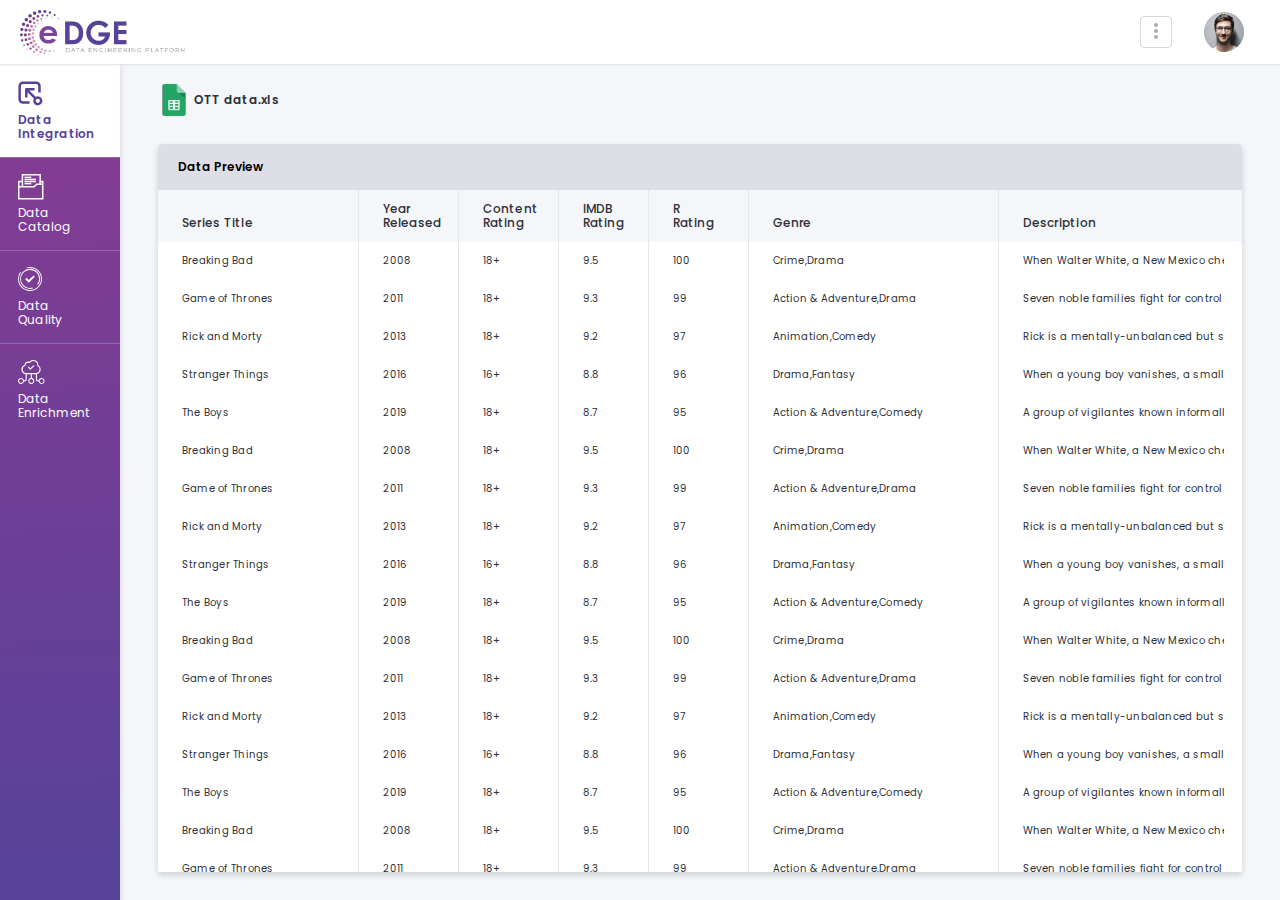
<file: file-preview.html>
<!DOCTYPE html>
<html lang="en">

<head>
    <meta charset="UTF-8">
    <meta http-equiv="X-UA-Compatible" content="IE=edge">
    <meta name="viewport" content="width=device-width, initial-scale=1.0">
    <title>Edge Dashboard</title>

    <!-- FONTS -->
    <link rel="preconnect" href="https://fonts.googleapis.com">
    <link rel="preconnect" href="https://fonts.gstatic.com" crossorigin>
    <link rel="stylesheet" href="https://fonts.googleapis.com/css2?family=Poppins:wght@400;500;600;700&display=swap">
    <!-- CSS -->
    <link rel="stylesheet" href="https://cdn.jsdelivr.net/npm/bootstrap@5.1.3/dist/css/bootstrap.min.css">
    <link rel="stylesheet" href="assets/css/style.css">
</head>

<body>
    <div class="mainWrapr d-flex flex-column">
        <header class="mainHeadr ">
            <nav class="navbar navbar-expand-md navbar-light bg-white py-1" aria-label="main navbar">
                <div class="container-fluid">
                    <a class="navbar-brand ps-2" href="#">
                        <img src="assets/images/logo.png" alt="edge logo">
                    </a>
                    <button class="navbar-toggler" type="button" data-bs-toggle="collapse" data-bs-target="#mainHeadr-nav" aria-controls="mainHeadr-nav" aria-expanded="false" aria-label="Toggle navigation">
                        <span class="navbar-toggler-icon"></span>
                    </button>

                    <div class="collapse navbar-collapse" id="mainHeadr-nav">
                        <ul class="navbar-nav flex-row align-items-center ms-auto mb-2 mb-sm-0">
                            <li class="nav-item dropdown moreMenu px-2">
                                <a class="nav-link dropdown-toggle moreMenu d-inline-flex justify-content-center align-items-center" href="#" id="moreMenu-drpdwn" data-bs-toggle="dropdown" aria-expanded="false">
                                    <img src="assets/images/triple-dot-menu.svg" alt="triple dot menu button">
                                </a>
                                <ul class="dropdown-menu end-0" aria-labelledby="moreMenu-drpdwn">
                                    <li><a class="dropdown-item" href="#">Action</a></li>
                                    <li><a class="dropdown-item" href="#">Another action</a></li>
                                </ul>
                            </li>
                            <li class="nav-item px-3">
                                <a class="nav-link" href="#">
                                    <img src="assets/images/profile-icon.png" alt="profile icon">
                                </a>
                            </li>
                        </ul>
                    </div>
                </div>
            </nav>
        </header>
        <main class="mainCntnt flex-fill d-flex flex-md-row flex-column overflow-auto">
            <div class="sideNav overflow-auto">
                <ul class="sideNavBar d-md-block d-flex p-0 m-0">
                    <li class="sideNavBar-item ">
                        <a class="sideNavBar-link active" href="#">
                            <span class="sideNavBar-linkIcn">
                                <svg xmlns="http://www.w3.org/2000/svg" width="24.819" height="24.796" viewBox="0 0 24.819 24.796">
                                    <g id="Group_11485" data-name="Group 11485" transform="translate(652.331 6972.9)">
                                      <path id="Path_256" data-name="Path 256" d="M290.024,224.577a4.551,4.551,0,1,0-2.218-8.523l-6.371-6.371h5.279V207.2h-8.274a1.241,1.241,0,0,0-1.241,1.241v8.274h2.482v-5.279l6.371,6.371h0a4.551,4.551,0,0,0,3.972,6.768Zm0-6.62h0a2.068,2.068,0,1,1-1.463.606,2.068,2.068,0,0,1,1.463-.606Z" transform="translate(-922.51 -7173.082)" fill="#fff" />
                                      <path id="Path_257" data-name="Path 257" d="M209.941,128.77v-6.62a4.551,4.551,0,0,0-4.551-4.551H192.151a4.55,4.55,0,0,0-4.551,4.551V135.39a4.551,4.551,0,0,0,4.551,4.551h6.62v-2.482h-6.62a2.069,2.069,0,0,1-2.069-2.069V122.151a2.069,2.069,0,0,1,2.069-2.069H205.39a2.069,2.069,0,0,1,2.069,2.069v6.62Z" transform="translate(-839.531 -7090.1)" fill="#fff" />
                                    </g>
                                  </svg>                                                                    
                            </span>
                            <span class="sideNavBar-linkTxt pt-2">Data Integration</span>
                        </a>
                    </li>
                    <li class="sideNavBar-item">
                        <a class="sideNavBar-link " href="file-overview.html">
                            <span class="sideNavBar-linkIcn dataCatalog">
                                <svg xmlns="http://www.w3.org/2000/svg" width="25.507" height="25.5" viewBox="0 0 25.507 25.5">
                                    <g id="Group_11486" data-name="Group 11486" transform="translate(844.181 6911.75)">
                                      <path id="Path_258" data-name="Path 258" d="M32.257,240.756l23.98-.025V226.147h-6.03l-2.63,2.609H32.257Z" transform="translate(-875.688 -7127.756)" fill="none" stroke="#fff" stroke-width="1.5"/>
                                      <path id="Path_259" data-name="Path 259" d="M470.828,174.386l.019-2.087h-2.891" transform="translate(-1290.278 -7076.517)" fill="none" stroke="#fff" stroke-width="1.5"/>
                                      <path id="Path_260" data-name="Path 260" d="M36.169,172.293H32.256v4.956" transform="translate(-875.687 -7076.511)" fill="none" stroke="#fff" stroke-width="1.5"/>
                                      <path id="Path_261" data-name="Path 261" d="M107.852,43.785l.023-11.478h17.739l-.017,9.261" transform="translate(-947.62 -6943.307)" fill="none" stroke="#fff" stroke-width="1.5"/>
                                      <path id="Path_262" data-name="Path 262" d="M150.712,86.147h6.783" transform="translate(-988.404 -6994.538)" fill="none" stroke="#fff" stroke-width="1.5"/>
                                      <path id="Path_263" data-name="Path 263" d="M150.712,129.228H162.19" transform="translate(-988.404 -7035.532)" fill="none" stroke="#fff" stroke-width="1.5"/>
                                      <path id="Path_264" data-name="Path 264" d="M150.712,172.293H162.19" transform="translate(-988.404 -7076.511)" fill="none" stroke="#fff" stroke-width="1.5"/>
                                      <path id="Path_265" data-name="Path 265" d="M150.712,215.369h6.783" transform="translate(-988.404 -7117.5)" fill="none" stroke="#fff" stroke-width="1.5"/>
                                    </g>
                                  </svg>                                  
                            </span>
                            <span class="sideNavBar-linkTxt pt-2">Data Catalog</span>
                        </a>
                    </li>
                    <li class="sideNavBar-item">
                        <a class="sideNavBar-link" href="data-quality.html">
                            <span class="sideNavBar-linkIcn">
                                <svg xmlns="http://www.w3.org/2000/svg" width="24" height="24" viewBox="0 0 24 24">
                                    <g id="Group_11487" data-name="Group 11487" transform="translate(770.447 7490.484)">
                                      <path id="Path_266" data-name="Path 266" d="M141.063,67.029l.871.5.025-.05a10.077,10.077,0,0,0-8.116-15.959,10.071,10.071,0,0,0-.025,20.141,9.16,9.16,0,0,0,2.764-.4l.05-.025-.2-1-.075.025a9.2,9.2,0,0,1-2.589.4,9.011,9.011,0,1,1,7.295-3.685Z" transform="translate(-892.265 -7540.161)" fill="#fff"/>
                                      <path id="Path_267" data-name="Path 267" d="M100.6,13.614a11.882,11.882,0,0,0-8.49-3.535,11.377,11.377,0,0,0-3.212.448l-.05.025.174.921.075-.025a11.423,11.423,0,0,1,3.013-.423A11.066,11.066,0,1,1,81.03,22.054a10.932,10.932,0,0,1,2.042-6.4l.05-.05-.822-.473-.025.05A11.791,11.791,0,0,0,80.084,22.1a12,12,0,1,0,20.515-8.49Z" transform="translate(-850.531 -7500.563)" fill="#fff"/>
                                      <path id="Path_268" data-name="Path 268" d="M243.774,201.773l-1.295,1.295,3.56,3.56,5.975-5.975-1.295-1.295-4.681,4.681Z" transform="translate(-1005.707 -7681.427)" fill="#fff"/>
                                    </g>
                                  </svg>                                  
                            </span>
                            <span class="sideNavBar-linkTxt pt-2">Data Quality</span>
                        </a>
                    </li>
                    <li class="sideNavBar-item">
                        <a class="sideNavBar-link" href="data-issues-enrichment.html">
                            <span class="sideNavBar-linkIcn">
                                <svg xmlns="http://www.w3.org/2000/svg" width="26.604" height="24" viewBox="0 0 26.604 24">
                                    <g id="Group_11488" data-name="Group 11488" transform="translate(741.217 7366.001)">
                                      <path id="Path_269" data-name="Path 269" d="M285.53,150.01a.562.562,0,0,0,.4.188h.017a.564.564,0,0,0,.4-.166l3.344-3.344a.562.562,0,1,0-.8-.8l-2.922,2.919-1.357-1.537h0a.562.562,0,1,0-.843.744Z" transform="translate(-1014.877 -7506.468)" fill="#fff"/>
                                      <path id="Path_270" data-name="Path 270" d="M91.353,61.285h-.517a3,3,0,1,0,0,1.124h.517A2.248,2.248,0,0,0,93.6,60.161V55h4.027v3.911a3,3,0,1,0,1.124,0V55h4.027v5.165a2.248,2.248,0,0,0,2.248,2.248h.517a3,3,0,1,0,0-1.124h-.517a1.124,1.124,0,0,1-1.124-1.124V54.856a4.777,4.777,0,0,0,1.368-8.724v-.146h0a5.125,5.125,0,0,0-9.006-3.352,3.71,3.71,0,0,0-1.146-.174,3.773,3.773,0,0,0-3.731,3.315,4.777,4.777,0,0,0,1.09,9.171v5.215a1.124,1.124,0,0,1-1.124,1.124Zm-3.465,2.447a1.88,1.88,0,1,1,1.326-.556,1.878,1.878,0,0,1-1.326.556Zm20.6-3.754a1.88,1.88,0,1,1-1.32.55,1.876,1.876,0,0,1,1.32-.55Zm-8.424,1.868a1.88,1.88,0,1,1-.554-1.321,1.877,1.877,0,0,1,.554,1.321ZM89.512,50.208a3.653,3.653,0,0,1,2.577-3.5.562.562,0,0,0,.4-.531,2.645,2.645,0,0,1,2.633-2.6,2.61,2.61,0,0,1,1.1.242.562.562,0,0,0,.688-.18,4,4,0,0,1,7.247,2.346,2.8,2.8,0,0,1-.019.408h0a.562.562,0,0,0,.3.562,3.653,3.653,0,0,1-1.663,6.912H93.176a3.667,3.667,0,0,1-3.664-3.664Z" transform="translate(-826.104 -7406.857)" fill="#fff"/>
                                    </g>
                                  </svg>                                  
                            </span>
                            <span class="sideNavBar-linkTxt pt-2">Data Enrichment</span>
                        </a>
                    </li>
                </ul>
            </div>
            <div class="contentArea flex-fill overflow-auto d-flex flex-column">
                <h2 class="contentArea-title file-preview d-flex align-items-center mb-1">
                    <span class="contentArea-title-icnWrap pe-1">
                        <img class="contentArea-title-icn" src="assets/images/excel-file.png" alt="excel file icon" >
                    </span> OTT data.xls
                </h2>

                <div class="container-fluid dataContainr flex-fill overflow-auto pt-4 pb-2">
                    <div class="dataContainr-tableWrapr d-flex flex-column h-100">
                        <div class="dataContainr-headrTxt">
                            Data Preview
                        </div>
                        <div class="dataContainr-table overflow-auto flex-fill">
                            <table class="table table-hover table-borderless mb-0">
                                <colgroup>
                                    <col style="width: 200px;">
                                    <col style="width: 100px;">
                                    <col style="width: 100px;">
                                    <col style="width: 90px;">
                                    <col style="width: 100px;">
                                    <col style="width: 250px;">
                                    <col style="width: 250px;">
                                    <col style="width: 100px;">
                                    <col style="width: 200px;">
                                </colgroup>
                                <thead>
                                    <tr>
                                        <th scope="col">Series Title</th>
                                        <th scope="col">Year Released</th>
                                        <th scope="col">Content Rating</th>
                                        <th scope="col">IMDB Rating</th>
                                        <th scope="col">R Rating</th>
                                        <th scope="col">Genre</th>
                                        <th scope="col">Description</th>
                                        <th scope="col">No of Seasons</th>
                                        <th scope="col">Streaming Platform</th>
                                    </tr>
                                </thead>
                                <tbody>
                                    <tr>
                                        <td>Breaking Bad</td>
                                        <td>2008</td>
                                        <td>18+</td>
                                        <td>9.5</td>
                                        <td>100</td>
                                        <td>Crime,Drama</td>
                                        <td>
                                            <div class="w-100 overflow-hidden">When Walter White, a New Mexico chemistry teacher, is diagnosed with Stage III cancer and given a prognosis of only two years left to live. He becomes filled with a sense of fearlessness and an unrelenting desire
                                                to secure his family's financial future at any cost as he enters the dangerous world of drugs and crime.Breaking Bad featuring Bryan Cranston and Aaron Paul has one or more episodes streaming with subscription
                                                on Netflix, available for purchase on iTunes, available for purchase on Google Play, and 3 others. It's a crime and drama show with 62 episodes over 5 seasons. Breaking Bad is no longer running and has no
                                                plans to air new episodes or seasons. It has a very high IMDb audience rating of 9.5 (1,391,409 votes) and was very well received by critics.</div>
                                        </td>
                                        <td>5</td>
                                        <td>Netflix</td>
                                    </tr>
                                    <tr>
                                        <td>Game of Thrones</td>
                                        <td>2011</td>
                                        <td>18+</td>
                                        <td>9.3</td>
                                        <td>99</td>
                                        <td>Action & Adventure,Drama</td>
                                        <td>
                                            <div class="w-100 overflow-hidden">Seven noble families fight for control of the mythical land of Westeros. Friction between the houses leads to full-scale war. All while a very ancient evil awakens in the farthest north. Amidst the war, a neglected
                                                military order of misfits, the Night's Watch, is all that stands between the realms of men and icy horrors beyond.Game of Thrones featuring Emilia Clarke and Lena Headey has one or more episodes streaming
                                                with subscription on HBO MAX, streaming on HBO, available for purchase on iTunes, and 5 others. It's an action & adventure and drama show with 74 episodes over 8 seasons. Game of Thrones is no longer running
                                                and has no plans to air new episodes or seasons. It has a very high IMDb audience rating of 9.3 (1,704,731 votes) and was very well received by critics.
                                            </div>
                                        </td>
                                        <td>8</td>
                                        <td>HBO MAX,HBO</td>
                                    </tr>
                                    <tr>
                                        <td>Rick and Morty</td>
                                        <td>2013</td>
                                        <td>18+</td>
                                        <td>9.2</td>
                                        <td>97</td>
                                        <td>Animation,Comedy</td>
                                        <td>
                                            <div class="w-100 overflow-hidden">Rick is a mentally-unbalanced but scientifically-gifted old man who has recently reconnected with his family. He spends most of his time involving his young grandson Morty in dangerous, outlandish adventures
                                                throughout space and alternate universes. Compounded with Morty's already unstable family life, these events cause Morty much distress at home and school.Rick and Morty featuring Justin Roiland and Chris
                                                Parnell has one or more episodes streaming with subscription on HBO MAX, streaming with subscription on Hulu, streaming via tv everywhere with Adult Swim (Via Cable/Satellite Provider), and 8 others. It's
                                                an action & adventure and animation show with 42 episodes over 4 seasons. Rick and Morty is still airing with no announced date for the next episode or season. It has a very high IMDb audience rating of
                                                9.2 (354,057 votes) and was very well received by critics.</div>
                                        </td>
                                        <td>4</td>
                                        <td>Free Services,HBO MAX,Hulu</td>
                                    </tr>
                                    <tr>
                                        <td>Stranger Things</td>
                                        <td>2016</td>
                                        <td>16+</td>
                                        <td>8.8</td>
                                        <td>96</td>
                                        <td>Drama,Fantasy</td>
                                        <td>
                                            <div class="w-100 overflow-hidden">When a young boy vanishes, a small town uncovers a mystery involving secret experiments, terrifying supernatural forces, and one strange little girl.Stranger Things featuring Winona Ryder and David Harbour has
                                                one or more episodes streaming with subscription on Netflix. It's an action & adventure and drama show with 25 episodes over 3 seasons. Stranger Things is still airing with no announced date for the next
                                                episode or season. It has a high IMDb audience rating of 8.8 (766,806 votes) and was very well received by critics.</div>
                                        </td>
                                        <td>3</td>
                                        <td>Netflix</td>
                                    </tr>
                                    <tr>
                                        <td>The Boys</td>
                                        <td>2019</td>
                                        <td>18+</td>
                                        <td>8.7</td>
                                        <td>95</td>
                                        <td>Action & Adventure,Comedy</td>
                                        <td>
                                            <div class="w-100 overflow-hidden">A group of vigilantes known informally as “The Boys” set out to take down corrupt superheroes with no more than blue-collar grit and a willingness to fight dirty.The Boys featuring Karl Urban and Jack Quaid
                                                has one or more episodes streaming with subscription on Prime Video, and available for purchase on VUDU. It's an action & adventure and comedy show with 12 episodes over 2 seasons. The Boys has a new episode
                                                airing on September 17th, 2020 (PDT). It has a high IMDb audience rating of 8.7 (170,705 votes) and was very well received by critics.</div>
                                        </td>
                                        <td>2</td>
                                        <td>Prime Video</td>
                                    </tr>
                                    <tr>
                                        <td>Breaking Bad</td>
                                        <td>2008</td>
                                        <td>18+</td>
                                        <td>9.5</td>
                                        <td>100</td>
                                        <td>Crime,Drama</td>
                                        <td>
                                            <div class="w-100 overflow-hidden">When Walter White, a New Mexico chemistry teacher, is diagnosed with Stage III cancer and given a prognosis of only two years left to live. He becomes filled with a sense of fearlessness and an unrelenting desire
                                                to secure his family's financial future at any cost as he enters the dangerous world of drugs and crime.Breaking Bad featuring Bryan Cranston and Aaron Paul has one or more episodes streaming with subscription
                                                on Netflix, available for purchase on iTunes, available for purchase on Google Play, and 3 others. It's a crime and drama show with 62 episodes over 5 seasons. Breaking Bad is no longer running and has no
                                                plans to air new episodes or seasons. It has a very high IMDb audience rating of 9.5 (1,391,409 votes) and was very well received by critics.</div>
                                        </td>
                                        <td>5</td>
                                        <td>Netflix</td>
                                    </tr>
                                    <tr>
                                        <td>Game of Thrones</td>
                                        <td>2011</td>
                                        <td>18+</td>
                                        <td>9.3</td>
                                        <td>99</td>
                                        <td>Action & Adventure,Drama</td>
                                        <td>
                                            <div class="w-100 overflow-hidden">Seven noble families fight for control of the mythical land of Westeros. Friction between the houses leads to full-scale war. All while a very ancient evil awakens in the farthest north. Amidst the war, a neglected
                                                military order of misfits, the Night's Watch, is all that stands between the realms of men and icy horrors beyond.Game of Thrones featuring Emilia Clarke and Lena Headey has one or more episodes streaming
                                                with subscription on HBO MAX, streaming on HBO, available for purchase on iTunes, and 5 others. It's an action & adventure and drama show with 74 episodes over 8 seasons. Game of Thrones is no longer running
                                                and has no plans to air new episodes or seasons. It has a very high IMDb audience rating of 9.3 (1,704,731 votes) and was very well received by critics.
                                            </div>
                                        </td>
                                        <td>8</td>
                                        <td>HBO MAX,HBO</td>
                                    </tr>
                                    <tr>
                                        <td>Rick and Morty</td>
                                        <td>2013</td>
                                        <td>18+</td>
                                        <td>9.2</td>
                                        <td>97</td>
                                        <td>Animation,Comedy</td>
                                        <td>
                                            <div class="w-100 overflow-hidden">Rick is a mentally-unbalanced but scientifically-gifted old man who has recently reconnected with his family. He spends most of his time involving his young grandson Morty in dangerous, outlandish adventures
                                                throughout space and alternate universes. Compounded with Morty's already unstable family life, these events cause Morty much distress at home and school.Rick and Morty featuring Justin Roiland and Chris
                                                Parnell has one or more episodes streaming with subscription on HBO MAX, streaming with subscription on Hulu, streaming via tv everywhere with Adult Swim (Via Cable/Satellite Provider), and 8 others. It's
                                                an action & adventure and animation show with 42 episodes over 4 seasons. Rick and Morty is still airing with no announced date for the next episode or season. It has a very high IMDb audience rating of
                                                9.2 (354,057 votes) and was very well received by critics.</div>
                                        </td>
                                        <td>4</td>
                                        <td>Free Services,HBO MAX,Hulu</td>
                                    </tr>
                                    <tr>
                                        <td>Stranger Things</td>
                                        <td>2016</td>
                                        <td>16+</td>
                                        <td>8.8</td>
                                        <td>96</td>
                                        <td>Drama,Fantasy</td>
                                        <td>
                                            <div class="w-100 overflow-hidden">When a young boy vanishes, a small town uncovers a mystery involving secret experiments, terrifying supernatural forces, and one strange little girl.Stranger Things featuring Winona Ryder and David Harbour has
                                                one or more episodes streaming with subscription on Netflix. It's an action & adventure and drama show with 25 episodes over 3 seasons. Stranger Things is still airing with no announced date for the next
                                                episode or season. It has a high IMDb audience rating of 8.8 (766,806 votes) and was very well received by critics.</div>
                                        </td>
                                        <td>3</td>
                                        <td>Netflix</td>
                                    </tr>
                                    <tr>
                                        <td>The Boys</td>
                                        <td>2019</td>
                                        <td>18+</td>
                                        <td>8.7</td>
                                        <td>95</td>
                                        <td>Action & Adventure,Comedy</td>
                                        <td>
                                            <div class="w-100 overflow-hidden">A group of vigilantes known informally as “The Boys” set out to take down corrupt superheroes with no more than blue-collar grit and a willingness to fight dirty.The Boys featuring Karl Urban and Jack Quaid
                                                has one or more episodes streaming with subscription on Prime Video, and available for purchase on VUDU. It's an action & adventure and comedy show with 12 episodes over 2 seasons. The Boys has a new episode
                                                airing on September 17th, 2020 (PDT). It has a high IMDb audience rating of 8.7 (170,705 votes) and was very well received by critics.</div>
                                        </td>
                                        <td>2</td>
                                        <td>Prime Video</td>
                                    </tr>
                                    <tr>
                                        <td>Breaking Bad</td>
                                        <td>2008</td>
                                        <td>18+</td>
                                        <td>9.5</td>
                                        <td>100</td>
                                        <td>Crime,Drama</td>
                                        <td>
                                            <div class="w-100 overflow-hidden">When Walter White, a New Mexico chemistry teacher, is diagnosed with Stage III cancer and given a prognosis of only two years left to live. He becomes filled with a sense of fearlessness and an unrelenting desire
                                                to secure his family's financial future at any cost as he enters the dangerous world of drugs and crime.Breaking Bad featuring Bryan Cranston and Aaron Paul has one or more episodes streaming with subscription
                                                on Netflix, available for purchase on iTunes, available for purchase on Google Play, and 3 others. It's a crime and drama show with 62 episodes over 5 seasons. Breaking Bad is no longer running and has no
                                                plans to air new episodes or seasons. It has a very high IMDb audience rating of 9.5 (1,391,409 votes) and was very well received by critics.</div>
                                        </td>
                                        <td>5</td>
                                        <td>Netflix</td>
                                    </tr>
                                    <tr>
                                        <td>Game of Thrones</td>
                                        <td>2011</td>
                                        <td>18+</td>
                                        <td>9.3</td>
                                        <td>99</td>
                                        <td>Action & Adventure,Drama</td>
                                        <td>
                                            <div class="w-100 overflow-hidden">Seven noble families fight for control of the mythical land of Westeros. Friction between the houses leads to full-scale war. All while a very ancient evil awakens in the farthest north. Amidst the war, a neglected
                                                military order of misfits, the Night's Watch, is all that stands between the realms of men and icy horrors beyond.Game of Thrones featuring Emilia Clarke and Lena Headey has one or more episodes streaming
                                                with subscription on HBO MAX, streaming on HBO, available for purchase on iTunes, and 5 others. It's an action & adventure and drama show with 74 episodes over 8 seasons. Game of Thrones is no longer running
                                                and has no plans to air new episodes or seasons. It has a very high IMDb audience rating of 9.3 (1,704,731 votes) and was very well received by critics.
                                            </div>
                                        </td>
                                        <td>8</td>
                                        <td>HBO MAX,HBO</td>
                                    </tr>
                                    <tr>
                                        <td>Rick and Morty</td>
                                        <td>2013</td>
                                        <td>18+</td>
                                        <td>9.2</td>
                                        <td>97</td>
                                        <td>Animation,Comedy</td>
                                        <td>
                                            <div class="w-100 overflow-hidden">Rick is a mentally-unbalanced but scientifically-gifted old man who has recently reconnected with his family. He spends most of his time involving his young grandson Morty in dangerous, outlandish adventures
                                                throughout space and alternate universes. Compounded with Morty's already unstable family life, these events cause Morty much distress at home and school.Rick and Morty featuring Justin Roiland and Chris
                                                Parnell has one or more episodes streaming with subscription on HBO MAX, streaming with subscription on Hulu, streaming via tv everywhere with Adult Swim (Via Cable/Satellite Provider), and 8 others. It's
                                                an action & adventure and animation show with 42 episodes over 4 seasons. Rick and Morty is still airing with no announced date for the next episode or season. It has a very high IMDb audience rating of
                                                9.2 (354,057 votes) and was very well received by critics.</div>
                                        </td>
                                        <td>4</td>
                                        <td>Free Services,HBO MAX,Hulu</td>
                                    </tr>
                                    <tr>
                                        <td>Stranger Things</td>
                                        <td>2016</td>
                                        <td>16+</td>
                                        <td>8.8</td>
                                        <td>96</td>
                                        <td>Drama,Fantasy</td>
                                        <td>
                                            <div class="w-100 overflow-hidden">When a young boy vanishes, a small town uncovers a mystery involving secret experiments, terrifying supernatural forces, and one strange little girl.Stranger Things featuring Winona Ryder and David Harbour has
                                                one or more episodes streaming with subscription on Netflix. It's an action & adventure and drama show with 25 episodes over 3 seasons. Stranger Things is still airing with no announced date for the next
                                                episode or season. It has a high IMDb audience rating of 8.8 (766,806 votes) and was very well received by critics.</div>
                                        </td>
                                        <td>3</td>
                                        <td>Netflix</td>
                                    </tr>
                                    <tr>
                                        <td>The Boys</td>
                                        <td>2019</td>
                                        <td>18+</td>
                                        <td>8.7</td>
                                        <td>95</td>
                                        <td>Action & Adventure,Comedy</td>
                                        <td>
                                            <div class="w-100 overflow-hidden">A group of vigilantes known informally as “The Boys” set out to take down corrupt superheroes with no more than blue-collar grit and a willingness to fight dirty.The Boys featuring Karl Urban and Jack Quaid
                                                has one or more episodes streaming with subscription on Prime Video, and available for purchase on VUDU. It's an action & adventure and comedy show with 12 episodes over 2 seasons. The Boys has a new episode
                                                airing on September 17th, 2020 (PDT). It has a high IMDb audience rating of 8.7 (170,705 votes) and was very well received by critics.</div>
                                        </td>
                                        <td>2</td>
                                        <td>Prime Video</td>
                                    </tr>
                                    <tr>
                                        <td>Breaking Bad</td>
                                        <td>2008</td>
                                        <td>18+</td>
                                        <td>9.5</td>
                                        <td>100</td>
                                        <td>Crime,Drama</td>
                                        <td>
                                            <div class="w-100 overflow-hidden">When Walter White, a New Mexico chemistry teacher, is diagnosed with Stage III cancer and given a prognosis of only two years left to live. He becomes filled with a sense of fearlessness and an unrelenting desire
                                                to secure his family's financial future at any cost as he enters the dangerous world of drugs and crime.Breaking Bad featuring Bryan Cranston and Aaron Paul has one or more episodes streaming with subscription
                                                on Netflix, available for purchase on iTunes, available for purchase on Google Play, and 3 others. It's a crime and drama show with 62 episodes over 5 seasons. Breaking Bad is no longer running and has no
                                                plans to air new episodes or seasons. It has a very high IMDb audience rating of 9.5 (1,391,409 votes) and was very well received by critics.</div>
                                        </td>
                                        <td>5</td>
                                        <td>Netflix</td>
                                    </tr>
                                    <tr>
                                        <td>Game of Thrones</td>
                                        <td>2011</td>
                                        <td>18+</td>
                                        <td>9.3</td>
                                        <td>99</td>
                                        <td>Action & Adventure,Drama</td>
                                        <td>
                                            <div class="w-100 overflow-hidden">Seven noble families fight for control of the mythical land of Westeros. Friction between the houses leads to full-scale war. All while a very ancient evil awakens in the farthest north. Amidst the war, a neglected
                                                military order of misfits, the Night's Watch, is all that stands between the realms of men and icy horrors beyond.Game of Thrones featuring Emilia Clarke and Lena Headey has one or more episodes streaming
                                                with subscription on HBO MAX, streaming on HBO, available for purchase on iTunes, and 5 others. It's an action & adventure and drama show with 74 episodes over 8 seasons. Game of Thrones is no longer running
                                                and has no plans to air new episodes or seasons. It has a very high IMDb audience rating of 9.3 (1,704,731 votes) and was very well received by critics.
                                            </div>
                                        </td>
                                        <td>8</td>
                                        <td>HBO MAX,HBO</td>
                                    </tr>
                                    <tr>
                                        <td>Rick and Morty</td>
                                        <td>2013</td>
                                        <td>18+</td>
                                        <td>9.2</td>
                                        <td>97</td>
                                        <td>Animation,Comedy</td>
                                        <td>
                                            <div class="w-100 overflow-hidden">Rick is a mentally-unbalanced but scientifically-gifted old man who has recently reconnected with his family. He spends most of his time involving his young grandson Morty in dangerous, outlandish adventures
                                                throughout space and alternate universes. Compounded with Morty's already unstable family life, these events cause Morty much distress at home and school.Rick and Morty featuring Justin Roiland and Chris
                                                Parnell has one or more episodes streaming with subscription on HBO MAX, streaming with subscription on Hulu, streaming via tv everywhere with Adult Swim (Via Cable/Satellite Provider), and 8 others. It's
                                                an action & adventure and animation show with 42 episodes over 4 seasons. Rick and Morty is still airing with no announced date for the next episode or season. It has a very high IMDb audience rating of
                                                9.2 (354,057 votes) and was very well received by critics.</div>
                                        </td>
                                        <td>4</td>
                                        <td>Free Services,HBO MAX,Hulu</td>
                                    </tr>
                                    <tr>
                                        <td>Stranger Things</td>
                                        <td>2016</td>
                                        <td>16+</td>
                                        <td>8.8</td>
                                        <td>96</td>
                                        <td>Drama,Fantasy</td>
                                        <td>
                                            <div class="w-100 overflow-hidden">When a young boy vanishes, a small town uncovers a mystery involving secret experiments, terrifying supernatural forces, and one strange little girl.Stranger Things featuring Winona Ryder and David Harbour has
                                                one or more episodes streaming with subscription on Netflix. It's an action & adventure and drama show with 25 episodes over 3 seasons. Stranger Things is still airing with no announced date for the next
                                                episode or season. It has a high IMDb audience rating of 8.8 (766,806 votes) and was very well received by critics.</div>
                                        </td>
                                        <td>3</td>
                                        <td>Netflix</td>
                                    </tr>
                                    <tr>
                                        <td>The Boys</td>
                                        <td>2019</td>
                                        <td>18+</td>
                                        <td>8.7</td>
                                        <td>95</td>
                                        <td>Action & Adventure,Comedy</td>
                                        <td>
                                            <div class="w-100 overflow-hidden">A group of vigilantes known informally as “The Boys” set out to take down corrupt superheroes with no more than blue-collar grit and a willingness to fight dirty.The Boys featuring Karl Urban and Jack Quaid
                                                has one or more episodes streaming with subscription on Prime Video, and available for purchase on VUDU. It's an action & adventure and comedy show with 12 episodes over 2 seasons. The Boys has a new episode
                                                airing on September 17th, 2020 (PDT). It has a high IMDb audience rating of 8.7 (170,705 votes) and was very well received by critics.</div>
                                        </td>
                                        <td>2</td>
                                        <td>Prime Video</td>
                                    </tr>
                                    <tr>
                                        <td>Breaking Bad</td>
                                        <td>2008</td>
                                        <td>18+</td>
                                        <td>9.5</td>
                                        <td>100</td>
                                        <td>Crime,Drama</td>
                                        <td>
                                            <div class="w-100 overflow-hidden">When Walter White, a New Mexico chemistry teacher, is diagnosed with Stage III cancer and given a prognosis of only two years left to live. He becomes filled with a sense of fearlessness and an unrelenting desire
                                                to secure his family's financial future at any cost as he enters the dangerous world of drugs and crime.Breaking Bad featuring Bryan Cranston and Aaron Paul has one or more episodes streaming with subscription
                                                on Netflix, available for purchase on iTunes, available for purchase on Google Play, and 3 others. It's a crime and drama show with 62 episodes over 5 seasons. Breaking Bad is no longer running and has no
                                                plans to air new episodes or seasons. It has a very high IMDb audience rating of 9.5 (1,391,409 votes) and was very well received by critics.</div>
                                        </td>
                                        <td>5</td>
                                        <td>Netflix</td>
                                    </tr>
                                    <tr>
                                        <td>Game of Thrones</td>
                                        <td>2011</td>
                                        <td>18+</td>
                                        <td>9.3</td>
                                        <td>99</td>
                                        <td>Action & Adventure,Drama</td>
                                        <td>
                                            <div class="w-100 overflow-hidden">Seven noble families fight for control of the mythical land of Westeros. Friction between the houses leads to full-scale war. All while a very ancient evil awakens in the farthest north. Amidst the war, a neglected
                                                military order of misfits, the Night's Watch, is all that stands between the realms of men and icy horrors beyond.Game of Thrones featuring Emilia Clarke and Lena Headey has one or more episodes streaming
                                                with subscription on HBO MAX, streaming on HBO, available for purchase on iTunes, and 5 others. It's an action & adventure and drama show with 74 episodes over 8 seasons. Game of Thrones is no longer running
                                                and has no plans to air new episodes or seasons. It has a very high IMDb audience rating of 9.3 (1,704,731 votes) and was very well received by critics.
                                            </div>
                                        </td>
                                        <td>8</td>
                                        <td>HBO MAX,HBO</td>
                                    </tr>
                                    <tr>
                                        <td>Rick and Morty</td>
                                        <td>2013</td>
                                        <td>18+</td>
                                        <td>9.2</td>
                                        <td>97</td>
                                        <td>Animation,Comedy</td>
                                        <td>
                                            <div class="w-100 overflow-hidden">Rick is a mentally-unbalanced but scientifically-gifted old man who has recently reconnected with his family. He spends most of his time involving his young grandson Morty in dangerous, outlandish adventures
                                                throughout space and alternate universes. Compounded with Morty's already unstable family life, these events cause Morty much distress at home and school.Rick and Morty featuring Justin Roiland and Chris
                                                Parnell has one or more episodes streaming with subscription on HBO MAX, streaming with subscription on Hulu, streaming via tv everywhere with Adult Swim (Via Cable/Satellite Provider), and 8 others. It's
                                                an action & adventure and animation show with 42 episodes over 4 seasons. Rick and Morty is still airing with no announced date for the next episode or season. It has a very high IMDb audience rating of
                                                9.2 (354,057 votes) and was very well received by critics.</div>
                                        </td>
                                        <td>4</td>
                                        <td>Free Services,HBO MAX,Hulu</td>
                                    </tr>
                                    <tr>
                                        <td>Stranger Things</td>
                                        <td>2016</td>
                                        <td>16+</td>
                                        <td>8.8</td>
                                        <td>96</td>
                                        <td>Drama,Fantasy</td>
                                        <td>
                                            <div class="w-100 overflow-hidden">When a young boy vanishes, a small town uncovers a mystery involving secret experiments, terrifying supernatural forces, and one strange little girl.Stranger Things featuring Winona Ryder and David Harbour has
                                                one or more episodes streaming with subscription on Netflix. It's an action & adventure and drama show with 25 episodes over 3 seasons. Stranger Things is still airing with no announced date for the next
                                                episode or season. It has a high IMDb audience rating of 8.8 (766,806 votes) and was very well received by critics.</div>
                                        </td>
                                        <td>3</td>
                                        <td>Netflix</td>
                                    </tr>
                                    <tr>
                                        <td>The Boys</td>
                                        <td>2019</td>
                                        <td>18+</td>
                                        <td>8.7</td>
                                        <td>95</td>
                                        <td>Action & Adventure,Comedy</td>
                                        <td>
                                            <div class="w-100 overflow-hidden">A group of vigilantes known informally as “The Boys” set out to take down corrupt superheroes with no more than blue-collar grit and a willingness to fight dirty.The Boys featuring Karl Urban and Jack Quaid
                                                has one or more episodes streaming with subscription on Prime Video, and available for purchase on VUDU. It's an action & adventure and comedy show with 12 episodes over 2 seasons. The Boys has a new episode
                                                airing on September 17th, 2020 (PDT). It has a high IMDb audience rating of 8.7 (170,705 votes) and was very well received by critics.</div>
                                        </td>
                                        <td>2</td>
                                        <td>Prime Video</td>
                                    </tr>
                                    <tr>
                                        <td>Breaking Bad</td>
                                        <td>2008</td>
                                        <td>18+</td>
                                        <td>9.5</td>
                                        <td>100</td>
                                        <td>Crime,Drama</td>
                                        <td>
                                            <div class="w-100 overflow-hidden">When Walter White, a New Mexico chemistry teacher, is diagnosed with Stage III cancer and given a prognosis of only two years left to live. He becomes filled with a sense of fearlessness and an unrelenting desire
                                                to secure his family's financial future at any cost as he enters the dangerous world of drugs and crime.Breaking Bad featuring Bryan Cranston and Aaron Paul has one or more episodes streaming with subscription
                                                on Netflix, available for purchase on iTunes, available for purchase on Google Play, and 3 others. It's a crime and drama show with 62 episodes over 5 seasons. Breaking Bad is no longer running and has no
                                                plans to air new episodes or seasons. It has a very high IMDb audience rating of 9.5 (1,391,409 votes) and was very well received by critics.</div>
                                        </td>
                                        <td>5</td>
                                        <td>Netflix</td>
                                    </tr>
                                    <tr>
                                        <td>Game of Thrones</td>
                                        <td>2011</td>
                                        <td>18+</td>
                                        <td>9.3</td>
                                        <td>99</td>
                                        <td>Action & Adventure,Drama</td>
                                        <td>
                                            <div class="w-100 overflow-hidden">Seven noble families fight for control of the mythical land of Westeros. Friction between the houses leads to full-scale war. All while a very ancient evil awakens in the farthest north. Amidst the war, a neglected
                                                military order of misfits, the Night's Watch, is all that stands between the realms of men and icy horrors beyond.Game of Thrones featuring Emilia Clarke and Lena Headey has one or more episodes streaming
                                                with subscription on HBO MAX, streaming on HBO, available for purchase on iTunes, and 5 others. It's an action & adventure and drama show with 74 episodes over 8 seasons. Game of Thrones is no longer running
                                                and has no plans to air new episodes or seasons. It has a very high IMDb audience rating of 9.3 (1,704,731 votes) and was very well received by critics.
                                            </div>
                                        </td>
                                        <td>8</td>
                                        <td>HBO MAX,HBO</td>
                                    </tr>
                                    <tr>
                                        <td>Rick and Morty</td>
                                        <td>2013</td>
                                        <td>18+</td>
                                        <td>9.2</td>
                                        <td>97</td>
                                        <td>Animation,Comedy</td>
                                        <td>
                                            <div class="w-100 overflow-hidden">Rick is a mentally-unbalanced but scientifically-gifted old man who has recently reconnected with his family. He spends most of his time involving his young grandson Morty in dangerous, outlandish adventures
                                                throughout space and alternate universes. Compounded with Morty's already unstable family life, these events cause Morty much distress at home and school.Rick and Morty featuring Justin Roiland and Chris
                                                Parnell has one or more episodes streaming with subscription on HBO MAX, streaming with subscription on Hulu, streaming via tv everywhere with Adult Swim (Via Cable/Satellite Provider), and 8 others. It's
                                                an action & adventure and animation show with 42 episodes over 4 seasons. Rick and Morty is still airing with no announced date for the next episode or season. It has a very high IMDb audience rating of
                                                9.2 (354,057 votes) and was very well received by critics.</div>
                                        </td>
                                        <td>4</td>
                                        <td>Free Services,HBO MAX,Hulu</td>
                                    </tr>
                                    <tr>
                                        <td>Stranger Things</td>
                                        <td>2016</td>
                                        <td>16+</td>
                                        <td>8.8</td>
                                        <td>96</td>
                                        <td>Drama,Fantasy</td>
                                        <td>
                                            <div class="w-100 overflow-hidden">When a young boy vanishes, a small town uncovers a mystery involving secret experiments, terrifying supernatural forces, and one strange little girl.Stranger Things featuring Winona Ryder and David Harbour has
                                                one or more episodes streaming with subscription on Netflix. It's an action & adventure and drama show with 25 episodes over 3 seasons. Stranger Things is still airing with no announced date for the next
                                                episode or season. It has a high IMDb audience rating of 8.8 (766,806 votes) and was very well received by critics.</div>
                                        </td>
                                        <td>3</td>
                                        <td>Netflix</td>
                                    </tr>
                                    <tr>
                                        <td>The Boys</td>
                                        <td>2019</td>
                                        <td>18+</td>
                                        <td>8.7</td>
                                        <td>95</td>
                                        <td>Action & Adventure,Comedy</td>
                                        <td>
                                            <div class="w-100 overflow-hidden">A group of vigilantes known informally as “The Boys” set out to take down corrupt superheroes with no more than blue-collar grit and a willingness to fight dirty.The Boys featuring Karl Urban and Jack Quaid
                                                has one or more episodes streaming with subscription on Prime Video, and available for purchase on VUDU. It's an action & adventure and comedy show with 12 episodes over 2 seasons. The Boys has a new episode
                                                airing on September 17th, 2020 (PDT). It has a high IMDb audience rating of 8.7 (170,705 votes) and was very well received by critics.</div>
                                        </td>
                                        <td>2</td>
                                        <td>Prime Video</td>
                                    </tr>
                                </tbody>
                            </table>
                        </div>
                    </div>
                </div>
            </div>
        </main>
    </div>

    <!-- JavaScript -->
    <script src="https://cdn.jsdelivr.net/npm/bootstrap@5.1.3/dist/js/bootstrap.bundle.min.js"></script>
    <script src="assets/js/script.js"></script>
</body>
</html>
</file>
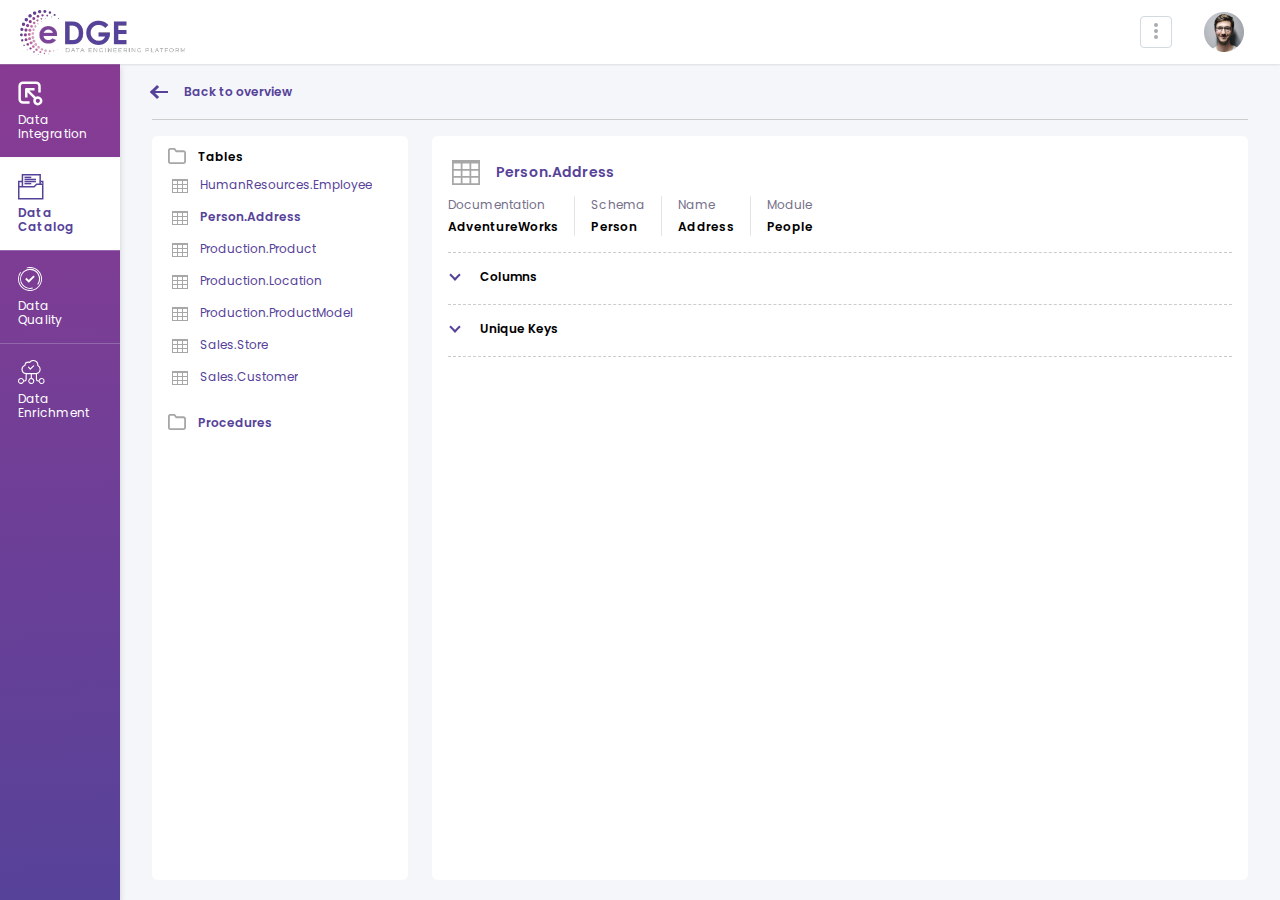
<file: tables.html>
<!DOCTYPE html>
<html lang="en">

<head>
    <meta charset="UTF-8">
    <meta http-equiv="X-UA-Compatible" content="IE=edge">
    <meta name="viewport" content="width=device-width, initial-scale=1.0">
    <title>Edge Dashboard</title>

    <!-- FONTS -->
    <link rel="preconnect" href="https://fonts.googleapis.com">
    <link rel="preconnect" href="https://fonts.gstatic.com" crossorigin>
    <link rel="stylesheet" href="https://fonts.googleapis.com/css2?family=Poppins:wght@400;500;600;700&display=swap">
    <!-- CSS -->
    <link rel="stylesheet" href="https://cdn.jsdelivr.net/npm/bootstrap@5.1.3/dist/css/bootstrap.min.css">
    <link rel="stylesheet" href="assets/css/style.css">
</head>

<body>

    <div class="mainWrapr d-flex flex-column">
        <header class="mainHeadr ">
            <nav class="navbar navbar-expand-md navbar-light bg-white py-1" aria-label="main navbar">
                <div class="container-fluid">
                    <a class="navbar-brand ps-2" href="#">
                        <img src="assets/images/logo.png" alt="edge logo">
                    </a>
                    <button class="navbar-toggler" type="button" data-bs-toggle="collapse" data-bs-target="#mainHeadr-nav" aria-controls="mainHeadr-nav" aria-expanded="false" aria-label="Toggle navigation">
                        <span class="navbar-toggler-icon"></span>
                    </button>

                    <div class="collapse navbar-collapse" id="mainHeadr-nav">
                        <ul class="navbar-nav flex-row align-items-center ms-auto mb-2 mb-sm-0">
                            <li class="nav-item dropdown moreMenu px-2">
                                <a class="nav-link dropdown-toggle moreMenu d-inline-flex justify-content-center align-items-center" href="#" id="moreMenu-drpdwn" data-bs-toggle="dropdown" aria-expanded="false">
                                    <img src="assets/images/triple-dot-menu.svg" alt="triple dot menu button">
                                </a>
                                <ul class="dropdown-menu end-0" aria-labelledby="moreMenu-drpdwn">
                                    <li><a class="dropdown-item" href="#">Action</a></li>
                                    <li><a class="dropdown-item" href="#">Another action</a></li>
                                </ul>
                            </li>
                            <li class="nav-item px-3">
                                <a class="nav-link" href="#">
                                    <img src="assets/images/profile-icon.png" alt="profile icon">
                                </a>
                            </li>
                        </ul>
                    </div>
                </div>
            </nav>
        </header>
        <main class="mainCntnt flex-fill d-flex flex-md-row flex-column overflow-auto">
            <div class="sideNav overflow-auto">
                <ul class="sideNavBar d-md-block d-flex p-0 m-0">
                    <li class="sideNavBar-item ">
                        <a class="sideNavBar-link" href="#">
                            <span class="sideNavBar-linkIcn">
                                <svg xmlns="http://www.w3.org/2000/svg" width="24.819" height="24.796" viewBox="0 0 24.819 24.796">
                                    <g id="Group_11485" data-name="Group 11485" transform="translate(652.331 6972.9)">
                                      <path id="Path_256" data-name="Path 256" d="M290.024,224.577a4.551,4.551,0,1,0-2.218-8.523l-6.371-6.371h5.279V207.2h-8.274a1.241,1.241,0,0,0-1.241,1.241v8.274h2.482v-5.279l6.371,6.371h0a4.551,4.551,0,0,0,3.972,6.768Zm0-6.62h0a2.068,2.068,0,1,1-1.463.606,2.068,2.068,0,0,1,1.463-.606Z" transform="translate(-922.51 -7173.082)" fill="#fff" />
                                      <path id="Path_257" data-name="Path 257" d="M209.941,128.77v-6.62a4.551,4.551,0,0,0-4.551-4.551H192.151a4.55,4.55,0,0,0-4.551,4.551V135.39a4.551,4.551,0,0,0,4.551,4.551h6.62v-2.482h-6.62a2.069,2.069,0,0,1-2.069-2.069V122.151a2.069,2.069,0,0,1,2.069-2.069H205.39a2.069,2.069,0,0,1,2.069,2.069v6.62Z" transform="translate(-839.531 -7090.1)" fill="#fff" />
                                    </g>
                                  </svg>                                                                    
                            </span>
                            <span class="sideNavBar-linkTxt pt-2">Data Integration</span>
                        </a>
                    </li>
                    <li class="sideNavBar-item">
                        <a class="sideNavBar-link active " href="#">
                            <span class="sideNavBar-linkIcn dataCatalog">
                                <svg xmlns="http://www.w3.org/2000/svg" width="25.507" height="25.5" viewBox="0 0 25.507 25.5">
                                    <g id="Group_11486" data-name="Group 11486" transform="translate(844.181 6911.75)">
                                      <path id="Path_258" data-name="Path 258" d="M32.257,240.756l23.98-.025V226.147h-6.03l-2.63,2.609H32.257Z" transform="translate(-875.688 -7127.756)" fill="none" stroke="#fff" stroke-width="1.5"/>
                                      <path id="Path_259" data-name="Path 259" d="M470.828,174.386l.019-2.087h-2.891" transform="translate(-1290.278 -7076.517)" fill="none" stroke="#fff" stroke-width="1.5"/>
                                      <path id="Path_260" data-name="Path 260" d="M36.169,172.293H32.256v4.956" transform="translate(-875.687 -7076.511)" fill="none" stroke="#fff" stroke-width="1.5"/>
                                      <path id="Path_261" data-name="Path 261" d="M107.852,43.785l.023-11.478h17.739l-.017,9.261" transform="translate(-947.62 -6943.307)" fill="none" stroke="#fff" stroke-width="1.5"/>
                                      <path id="Path_262" data-name="Path 262" d="M150.712,86.147h6.783" transform="translate(-988.404 -6994.538)" fill="none" stroke="#fff" stroke-width="1.5"/>
                                      <path id="Path_263" data-name="Path 263" d="M150.712,129.228H162.19" transform="translate(-988.404 -7035.532)" fill="none" stroke="#fff" stroke-width="1.5"/>
                                      <path id="Path_264" data-name="Path 264" d="M150.712,172.293H162.19" transform="translate(-988.404 -7076.511)" fill="none" stroke="#fff" stroke-width="1.5"/>
                                      <path id="Path_265" data-name="Path 265" d="M150.712,215.369h6.783" transform="translate(-988.404 -7117.5)" fill="none" stroke="#fff" stroke-width="1.5"/>
                                    </g>
                                  </svg>                                  
                            </span>
                            <span class="sideNavBar-linkTxt pt-2">Data Catalog</span>
                        </a>
                    </li>
                    <li class="sideNavBar-item">
                        <a class="sideNavBar-link" href="data-quality.html">
                            <span class="sideNavBar-linkIcn">
                                <svg xmlns="http://www.w3.org/2000/svg" width="24" height="24" viewBox="0 0 24 24">
                                    <g id="Group_11487" data-name="Group 11487" transform="translate(770.447 7490.484)">
                                      <path id="Path_266" data-name="Path 266" d="M141.063,67.029l.871.5.025-.05a10.077,10.077,0,0,0-8.116-15.959,10.071,10.071,0,0,0-.025,20.141,9.16,9.16,0,0,0,2.764-.4l.05-.025-.2-1-.075.025a9.2,9.2,0,0,1-2.589.4,9.011,9.011,0,1,1,7.295-3.685Z" transform="translate(-892.265 -7540.161)" fill="#fff"/>
                                      <path id="Path_267" data-name="Path 267" d="M100.6,13.614a11.882,11.882,0,0,0-8.49-3.535,11.377,11.377,0,0,0-3.212.448l-.05.025.174.921.075-.025a11.423,11.423,0,0,1,3.013-.423A11.066,11.066,0,1,1,81.03,22.054a10.932,10.932,0,0,1,2.042-6.4l.05-.05-.822-.473-.025.05A11.791,11.791,0,0,0,80.084,22.1a12,12,0,1,0,20.515-8.49Z" transform="translate(-850.531 -7500.563)" fill="#fff"/>
                                      <path id="Path_268" data-name="Path 268" d="M243.774,201.773l-1.295,1.295,3.56,3.56,5.975-5.975-1.295-1.295-4.681,4.681Z" transform="translate(-1005.707 -7681.427)" fill="#fff"/>
                                    </g>
                                  </svg>                             
                            </span>
                            <span class="sideNavBar-linkTxt pt-2">Data Quality</span>
                        </a>
                    </li>
                    <li class="sideNavBar-item">
                        <a class="sideNavBar-link" href="#">
                            <span class="sideNavBar-linkIcn">
                                <svg xmlns="http://www.w3.org/2000/svg" width="26.604" height="24" viewBox="0 0 26.604 24">
                                    <g id="Group_11488" data-name="Group 11488" transform="translate(741.217 7366.001)">
                                      <path id="Path_269" data-name="Path 269" d="M285.53,150.01a.562.562,0,0,0,.4.188h.017a.564.564,0,0,0,.4-.166l3.344-3.344a.562.562,0,1,0-.8-.8l-2.922,2.919-1.357-1.537h0a.562.562,0,1,0-.843.744Z" transform="translate(-1014.877 -7506.468)" fill="#fff"/>
                                      <path id="Path_270" data-name="Path 270" d="M91.353,61.285h-.517a3,3,0,1,0,0,1.124h.517A2.248,2.248,0,0,0,93.6,60.161V55h4.027v3.911a3,3,0,1,0,1.124,0V55h4.027v5.165a2.248,2.248,0,0,0,2.248,2.248h.517a3,3,0,1,0,0-1.124h-.517a1.124,1.124,0,0,1-1.124-1.124V54.856a4.777,4.777,0,0,0,1.368-8.724v-.146h0a5.125,5.125,0,0,0-9.006-3.352,3.71,3.71,0,0,0-1.146-.174,3.773,3.773,0,0,0-3.731,3.315,4.777,4.777,0,0,0,1.09,9.171v5.215a1.124,1.124,0,0,1-1.124,1.124Zm-3.465,2.447a1.88,1.88,0,1,1,1.326-.556,1.878,1.878,0,0,1-1.326.556Zm20.6-3.754a1.88,1.88,0,1,1-1.32.55,1.876,1.876,0,0,1,1.32-.55Zm-8.424,1.868a1.88,1.88,0,1,1-.554-1.321,1.877,1.877,0,0,1,.554,1.321ZM89.512,50.208a3.653,3.653,0,0,1,2.577-3.5.562.562,0,0,0,.4-.531,2.645,2.645,0,0,1,2.633-2.6,2.61,2.61,0,0,1,1.1.242.562.562,0,0,0,.688-.18,4,4,0,0,1,7.247,2.346,2.8,2.8,0,0,1-.019.408h0a.562.562,0,0,0,.3.562,3.653,3.653,0,0,1-1.663,6.912H93.176a3.667,3.667,0,0,1-3.664-3.664Z" transform="translate(-826.104 -7406.857)" fill="#fff"/>
                                    </g>
                                  </svg>                                  
                            </span>
                            <span class="sideNavBar-linkTxt pt-2">Data Enrichment</span>
                        </a>
                    </li>
                </ul>
            </div>
            <div class="contentArea flex-fill overflow-auto d-flex flex-column">
                <div class="backBtnWrap pb-3">
                    <a href="file-overview-sql.html" class=" backBtn d-inline-flex align-items-center"><span class="backArrowIcn d-inline-flex me-2"></span>Back to overview</a>
                </div>
                <div class="accrdian-wrap-main mt-3 flex-fill">
                    <div class="row h-100">
                        <div class="col-3 h-100">
                            <div class="accordion bg-white h-100 rounded py-2 px-3 overflow-auto" id="tablesAccordion">
                                <div class="accordion-item border-0 pt-1">
                                    <button class="accordion-header accrdn-btn d-inline-flex align-items-center" type="button" id="accrd-tables" data-bs-toggle="collapse" data-bs-target="#accrd-tables-collapse" aria-expanded="true" aria-controls="accrd-tables-collapse">
                                            <span class="accrdn-icn "><img src="assets/images/folder-icon.svg" class="img-fluid" alt="folder icon"></span>
                                            Tables
                                    </button>
                                    <div id="accrd-tables-collapse" class="accordion-collapse collapse show py-2" aria-labelledby="accrd-tables" data-bs-parent="#tablesAccordion">
                                        <div class="accordion-body p-1">
                                            <a href="#" class="accordn-link d-flex pb-3">
                                                <span class="accordn-link-icn "><img src="assets/images/metro-table-icon.svg" class="img-fluid" alt="folder icon"></span>
                                                <span class="accordn-link-txt ">HumanResources.Employee</span>
                                            </a>
                                            <a href="#" class="accordn-link d-flex pb-3 active">
                                                <span class="accordn-link-icn "><img src="assets/images/metro-table-icon.svg" class="img-fluid" alt="folder icon"></span>
                                                <span class="accordn-link-txt ">Person.Address</span>
                                            </a>
                                            <a href="#" class="accordn-link d-flex pb-3">
                                                <span class="accordn-link-icn "><img src="assets/images/metro-table-icon.svg" class="img-fluid" alt="folder icon"></span>
                                                <span class="accordn-link-txt ">Production.Product</span>
                                            </a>
                                            <a href="#" class="accordn-link d-flex pb-3">
                                                <span class="accordn-link-icn "><img src="assets/images/metro-table-icon.svg" class="img-fluid" alt="folder icon"></span>
                                                <span class="accordn-link-txt ">Production.Location</span>
                                            </a>
                                            <a href="#" class="accordn-link d-flex pb-3">
                                                <span class="accordn-link-icn "><img src="assets/images/metro-table-icon.svg" class="img-fluid" alt="folder icon"></span>
                                                <span class="accordn-link-txt ">Production.ProductModel</span>
                                            </a>
                                            <a href="#" class="accordn-link d-flex pb-3">
                                                <span class="accordn-link-icn "><img src="assets/images/metro-table-icon.svg" class="img-fluid" alt="folder icon"></span>
                                                <span class="accordn-link-txt ">Sales.Store</span>
                                            </a>
                                            <a href="#" class="accordn-link d-flex">
                                                <span class="accordn-link-icn "><img src="assets/images/metro-table-icon.svg" class="img-fluid" alt="folder icon"></span>
                                                <span class="accordn-link-txt ">Sales.Customer</span>
                                            </a>
                                        </div>
                                    </div>
                                </div>
                                <div class="accordion-item border-0 pt-3">
                                    <button class="accordion-header accrdn-btn d-inline-flex align-items-center" type="button" id="accrd-procedure" data-bs-toggle="collapse" data-bs-target="#accrd-procedure-collapse" aria-expanded="false" aria-controls="accrd-procedure-collapse">
                                        <span class="accrdn-icn "><img src="assets/images/folder-icon.svg" class="img-fluid" alt="folder icon"></span>
                                        Procedures
                                    </button>
                                    <div id="accrd-procedure-collapse" class="accordion-collapse collapse py-2" aria-labelledby="accrd-procedure-collapse" data-bs-parent="#tablesAccordion">
                                        <div class="accordion-body p-1">
                                            <a href="#" class="accordn-link d-flex pb-3">
                                                <span class="accordn-link-icn "><img src="assets/images/procedure-icon.svg" class="img-fluid" alt="folder icon"></span>
                                                <span class="accordn-link-txt ">HumanResources.uspUpdateEmployeeHireInfo</span>
                                            </a>
                                            <a href="#" class="accordn-link d-flex pb-3">
                                                <span class="accordn-link-icn "><img src="assets/images/procedure-icon.svg" class="img-fluid" alt="folder icon"></span>
                                                <span class="accordn-link-txt ">HumanResources.uspUpdateEmployeeHireInfo</span>
                                            </a>
                                            <a href="#" class="accordn-link d-flex">
                                                <span class="accordn-link-icn "><img src="assets/images/procedure-icon.svg" class="img-fluid" alt="folder icon"></span>
                                                <span class="accordn-link-txt ">HumanResources.uspUpdateEmployeeHireInfo</span>
                                            </a>
                                        </div>
                                    </div>
                                </div>
                            </div>
                        </div>
                        <div class="col-9 h-100">
                            <div class="tableDetail-wrapr bg-white h-100 py-4 px-3 overflow-auto rounded">
                                <h2 class="tableDetail-title d-flex align-items-center mb-0 px-1 pb-2">
                                    <span class="tableDetail-title-icn me-3">
                                        <img src="assets/images/metro-table-icon.svg" class="img-fluid w-100" alt="Metro Table Icon">
                                    </span> Person.Address
                                </h2>

                                <div class="cntDetails d-flex flex-wrap pt-1">
                                    <div class="cntDetailsItem pe-3 ">
                                        <h4 class="cntDetailsHead pb-1 m-0">Documentation</h4>
                                        <p class="cntDetailtxt mb-0">AdventureWorks</p>
                                    </div>
                                    <div class="cntDetailsItem px-3">
                                        <h4 class="cntDetailsHead pb-1 m-0">Schema</h4>
                                        <p class="cntDetailtxt mb-0">Person</p>
                                    </div>
                                    <div class="cntDetailsItem px-3">
                                        <h4 class="cntDetailsHead pb-1 m-0">Name</h4>
                                        <p class="cntDetailtxt mb-0">Address</p>
                                    </div>
                                    <div class="cntDetailsItem px-3">
                                        <h4 class="cntDetailsHead pb-1 m-0">Module</h4>
                                        <p class="cntDetailtxt mb-0">People</p>
                                    </div>
                                </div>


                                <div class="tableDetail-accrdn accordion py-3" id="tableDetail-accrdn">
                                    <div class="accordion-item py-3 rounded-0">
                                        <button class="accordion-header accrdn-btn d-inline-flex align-items-center" type="button" id="accrd-column" data-bs-toggle="collapse" data-bs-target="#accrd-column-collapse" aria-expanded="false" aria-controls="accrd-column-collapse">
                                            <span class="arrow-icn me-3"></span>
                                            Columns
                                        </button>

                                        <div id="accrd-column-collapse" class="accordion-collapse collapse" aria-labelledby="accrd-column" data-bs-parent="#tableDetail-accrdn">
                                            <div class="accordion-body">                                                
                                                <div class="dataContainr-table overviewTable overflow-auto shadow-sm">
                                                    <table class="table table-hover table-borderless mb-0">
                                                        <colgroup>
                                                            <col style="width: 200px;">
                                                            <col style="width: 100px;">
                                                            <col style="width: 100px;">
                                                            <col style="width: 90px;">
                                                            <col style="width: 100px;">
                                                            <col style="width: 250px;">
                                                            <col style="width: 250px;">
                                                            <col style="width: 100px;">
                                                            <col style="width: 200px;">
                                                        </colgroup>
                                                        <thead>
                                                            <tr>
                                                                <th scope="col">Series Title</th>
                                                                <th scope="col">Year Released</th>
                                                                <th scope="col">Content Rating</th>
                                                                <th scope="col">IMDB Rating</th>
                                                                <th scope="col">R Rating</th>
                                                                <th scope="col">Genre</th>
                                                                <th scope="col">Description</th>
                                                                <th scope="col">No of Seasons</th>
                                                                <th scope="col">Streaming Platform</th>
                                                            </tr>
                                                        </thead>
                                                        <tbody>
                                                            <tr>
                                                                <td>Breaking Bad</td>
                                                                <td>2008</td>
                                                                <td>18+</td>
                                                                <td>9.5</td>
                                                                <td>100</td>
                                                                <td>Crime,Drama</td>
                                                                <td>
                                                                    <div class="w-100 overflow-hidden">When Walter White, a New Mexico chemistry teacher, is diagnosed with Stage III cancer and given a prognosis of only two years left to live. He becomes filled with a sense of fearlessness and an unrelenting
                                                                        desire to secure his family's financial future at any cost as he enters the dangerous world of drugs and crime.Breaking Bad featuring Bryan Cranston and Aaron Paul has one or more episodes streaming
                                                                        with subscription on Netflix, available for purchase on iTunes, available for purchase on Google Play, and 3 others. It's a crime and drama show with 62 episodes over 5 seasons. Breaking Bad
                                                                        is no longer running and has no plans to air new episodes or seasons. It has a very high IMDb audience rating of 9.5 (1,391,409 votes) and was very well received by critics.</div>
                                                                </td>
                                                                <td>5</td>
                                                                <td>Netflix</td>
                                                            </tr>
                                                            <tr>
                                                                <td>Game of Thrones</td>
                                                                <td>2011</td>
                                                                <td>18+</td>
                                                                <td>9.3</td>
                                                                <td>99</td>
                                                                <td>Action & Adventure,Drama</td>
                                                                <td>
                                                                    <div class="w-100 overflow-hidden">Seven noble families fight for control of the mythical land of Westeros. Friction between the houses leads to full-scale war. All while a very ancient evil awakens in the farthest north. Amidst the
                                                                        war, a neglected military order of misfits, the Night's Watch, is all that stands between the realms of men and icy horrors beyond.Game of Thrones featuring Emilia Clarke and Lena Headey has
                                                                        one or more episodes streaming with subscription on HBO MAX, streaming on HBO, available for purchase on iTunes, and 5 others. It's an action & adventure and drama show with 74 episodes over
                                                                        8 seasons. Game of Thrones is no longer running and has no plans to air new episodes or seasons. It has a very high IMDb audience rating of 9.3 (1,704,731 votes) and was very well received by
                                                                        critics.
                                                                    </div>
                                                                </td>
                                                                <td>8</td>
                                                                <td>HBO MAX,HBO</td>
                                                            </tr>
                                                            <tr>
                                                                <td>Rick and Morty</td>
                                                                <td>2013</td>
                                                                <td>18+</td>
                                                                <td>9.2</td>
                                                                <td>97</td>
                                                                <td>Animation,Comedy</td>
                                                                <td>
                                                                    <div class="w-100 overflow-hidden">Rick is a mentally-unbalanced but scientifically-gifted old man who has recently reconnected with his family. He spends most of his time involving his young grandson Morty in dangerous, outlandish
                                                                        adventures throughout space and alternate universes. Compounded with Morty's already unstable family life, these events cause Morty much distress at home and school.Rick and Morty featuring Justin
                                                                        Roiland and Chris Parnell has one or more episodes streaming with subscription on HBO MAX, streaming with subscription on Hulu, streaming via tv everywhere with Adult Swim (Via Cable/Satellite
                                                                        Provider), and 8 others. It's an action & adventure and animation show with 42 episodes over 4 seasons. Rick and Morty is still airing with no announced date for the next episode or season. It
                                                                        has a very high IMDb audience rating of 9.2 (354,057 votes) and was very well received by critics.</div>
                                                                </td>
                                                                <td>4</td>
                                                                <td>Free Services,HBO MAX,Hulu</td>
                                                            </tr>
                                                            <tr>
                                                                <td>Stranger Things</td>
                                                                <td>2016</td>
                                                                <td>16+</td>
                                                                <td>8.8</td>
                                                                <td>96</td>
                                                                <td>Drama,Fantasy</td>
                                                                <td>
                                                                    <div class="w-100 overflow-hidden">When a young boy vanishes, a small town uncovers a mystery involving secret experiments, terrifying supernatural forces, and one strange little girl.Stranger Things featuring Winona Ryder and David
                                                                        Harbour has one or more episodes streaming with subscription on Netflix. It's an action & adventure and drama show with 25 episodes over 3 seasons. Stranger Things is still airing with no announced
                                                                        date for the next episode or season. It has a high IMDb audience rating of 8.8 (766,806 votes) and was very well received by critics.</div>
                                                                </td>
                                                                <td>3</td>
                                                                <td>Netflix</td>
                                                            </tr>
                                                            <tr>
                                                                <td>The Boys</td>
                                                                <td>2019</td>
                                                                <td>18+</td>
                                                                <td>8.7</td>
                                                                <td>95</td>
                                                                <td>Action & Adventure,Comedy</td>
                                                                <td>
                                                                    <div class="w-100 overflow-hidden">A group of vigilantes known informally as “The Boys” set out to take down corrupt superheroes with no more than blue-collar grit and a willingness to fight dirty.The Boys featuring Karl Urban and
                                                                        Jack Quaid has one or more episodes streaming with subscription on Prime Video, and available for purchase on VUDU. It's an action & adventure and comedy show with 12 episodes over 2 seasons.
                                                                        The Boys has a new episode airing on September 17th, 2020 (PDT). It has a high IMDb audience rating of 8.7 (170,705 votes) and was very well received by critics.</div>
                                                                </td>
                                                                <td>2</td>
                                                                <td>Prime Video</td>
                                                            </tr>
                                                            <tr>
                                                                <td>Breaking Bad</td>
                                                                <td>2008</td>
                                                                <td>18+</td>
                                                                <td>9.5</td>
                                                                <td>100</td>
                                                                <td>Crime,Drama</td>
                                                                <td>
                                                                    <div class="w-100 overflow-hidden">When Walter White, a New Mexico chemistry teacher, is diagnosed with Stage III cancer and given a prognosis of only two years left to live. He becomes filled with a sense of fearlessness and an unrelenting
                                                                        desire to secure his family's financial future at any cost as he enters the dangerous world of drugs and crime.Breaking Bad featuring Bryan Cranston and Aaron Paul has one or more episodes streaming
                                                                        with subscription on Netflix, available for purchase on iTunes, available for purchase on Google Play, and 3 others. It's a crime and drama show with 62 episodes over 5 seasons. Breaking Bad
                                                                        is no longer running and has no plans to air new episodes or seasons. It has a very high IMDb audience rating of 9.5 (1,391,409 votes) and was very well received by critics.</div>
                                                                </td>
                                                                <td>5</td>
                                                                <td>Netflix</td>
                                                            </tr>
                                                            <tr>
                                                                <td>Game of Thrones</td>
                                                                <td>2011</td>
                                                                <td>18+</td>
                                                                <td>9.3</td>
                                                                <td>99</td>
                                                                <td>Action & Adventure,Drama</td>
                                                                <td>
                                                                    <div class="w-100 overflow-hidden">Seven noble families fight for control of the mythical land of Westeros. Friction between the houses leads to full-scale war. All while a very ancient evil awakens in the farthest north. Amidst the
                                                                        war, a neglected military order of misfits, the Night's Watch, is all that stands between the realms of men and icy horrors beyond.Game of Thrones featuring Emilia Clarke and Lena Headey has
                                                                        one or more episodes streaming with subscription on HBO MAX, streaming on HBO, available for purchase on iTunes, and 5 others. It's an action & adventure and drama show with 74 episodes over
                                                                        8 seasons. Game of Thrones is no longer running and has no plans to air new episodes or seasons. It has a very high IMDb audience rating of 9.3 (1,704,731 votes) and was very well received by
                                                                        critics.
                                                                    </div>
                                                                </td>
                                                                <td>8</td>
                                                                <td>HBO MAX,HBO</td>
                                                            </tr>
                                                            <tr>
                                                                <td>Rick and Morty</td>
                                                                <td>2013</td>
                                                                <td>18+</td>
                                                                <td>9.2</td>
                                                                <td>97</td>
                                                                <td>Animation,Comedy</td>
                                                                <td>
                                                                    <div class="w-100 overflow-hidden">Rick is a mentally-unbalanced but scientifically-gifted old man who has recently reconnected with his family. He spends most of his time involving his young grandson Morty in dangerous, outlandish
                                                                        adventures throughout space and alternate universes. Compounded with Morty's already unstable family life, these events cause Morty much distress at home and school.Rick and Morty featuring Justin
                                                                        Roiland and Chris Parnell has one or more episodes streaming with subscription on HBO MAX, streaming with subscription on Hulu, streaming via tv everywhere with Adult Swim (Via Cable/Satellite
                                                                        Provider), and 8 others. It's an action & adventure and animation show with 42 episodes over 4 seasons. Rick and Morty is still airing with no announced date for the next episode or season. It
                                                                        has a very high IMDb audience rating of 9.2 (354,057 votes) and was very well received by critics.</div>
                                                                </td>
                                                                <td>4</td>
                                                                <td>Free Services,HBO MAX,Hulu</td>
                                                            </tr>
                                                            <tr>
                                                                <td>Stranger Things</td>
                                                                <td>2016</td>
                                                                <td>16+</td>
                                                                <td>8.8</td>
                                                                <td>96</td>
                                                                <td>Drama,Fantasy</td>
                                                                <td>
                                                                    <div class="w-100 overflow-hidden">When a young boy vanishes, a small town uncovers a mystery involving secret experiments, terrifying supernatural forces, and one strange little girl.Stranger Things featuring Winona Ryder and David
                                                                        Harbour has one or more episodes streaming with subscription on Netflix. It's an action & adventure and drama show with 25 episodes over 3 seasons. Stranger Things is still airing with no announced
                                                                        date for the next episode or season. It has a high IMDb audience rating of 8.8 (766,806 votes) and was very well received by critics.</div>
                                                                </td>
                                                                <td>3</td>
                                                                <td>Netflix</td>
                                                            </tr>
                                                            <tr>
                                                                <td>The Boys</td>
                                                                <td>2019</td>
                                                                <td>18+</td>
                                                                <td>8.7</td>
                                                                <td>95</td>
                                                                <td>Action & Adventure,Comedy</td>
                                                                <td>
                                                                    <div class="w-100 overflow-hidden">A group of vigilantes known informally as “The Boys” set out to take down corrupt superheroes with no more than blue-collar grit and a willingness to fight dirty.The Boys featuring Karl Urban and
                                                                        Jack Quaid has one or more episodes streaming with subscription on Prime Video, and available for purchase on VUDU. It's an action & adventure and comedy show with 12 episodes over 2 seasons.
                                                                        The Boys has a new episode airing on September 17th, 2020 (PDT). It has a high IMDb audience rating of 8.7 (170,705 votes) and was very well received by critics.</div>
                                                                </td>
                                                                <td>2</td>
                                                                <td>Prime Video</td>
                                                            </tr>
                                                            <tr>
                                                                <td>Breaking Bad</td>
                                                                <td>2008</td>
                                                                <td>18+</td>
                                                                <td>9.5</td>
                                                                <td>100</td>
                                                                <td>Crime,Drama</td>
                                                                <td>
                                                                    <div class="w-100 overflow-hidden">When Walter White, a New Mexico chemistry teacher, is diagnosed with Stage III cancer and given a prognosis of only two years left to live. He becomes filled with a sense of fearlessness and an unrelenting
                                                                        desire to secure his family's financial future at any cost as he enters the dangerous world of drugs and crime.Breaking Bad featuring Bryan Cranston and Aaron Paul has one or more episodes streaming
                                                                        with subscription on Netflix, available for purchase on iTunes, available for purchase on Google Play, and 3 others. It's a crime and drama show with 62 episodes over 5 seasons. Breaking Bad
                                                                        is no longer running and has no plans to air new episodes or seasons. It has a very high IMDb audience rating of 9.5 (1,391,409 votes) and was very well received by critics.</div>
                                                                </td>
                                                                <td>5</td>
                                                                <td>Netflix</td>
                                                            </tr>
                                                            <tr>
                                                                <td>Game of Thrones</td>
                                                                <td>2011</td>
                                                                <td>18+</td>
                                                                <td>9.3</td>
                                                                <td>99</td>
                                                                <td>Action & Adventure,Drama</td>
                                                                <td>
                                                                    <div class="w-100 overflow-hidden">Seven noble families fight for control of the mythical land of Westeros. Friction between the houses leads to full-scale war. All while a very ancient evil awakens in the farthest north. Amidst the
                                                                        war, a neglected military order of misfits, the Night's Watch, is all that stands between the realms of men and icy horrors beyond.Game of Thrones featuring Emilia Clarke and Lena Headey has
                                                                        one or more episodes streaming with subscription on HBO MAX, streaming on HBO, available for purchase on iTunes, and 5 others. It's an action & adventure and drama show with 74 episodes over
                                                                        8 seasons. Game of Thrones is no longer running and has no plans to air new episodes or seasons. It has a very high IMDb audience rating of 9.3 (1,704,731 votes) and was very well received by
                                                                        critics.
                                                                    </div>
                                                                </td>
                                                                <td>8</td>
                                                                <td>HBO MAX,HBO</td>
                                                            </tr>
                                                            <tr>
                                                                <td>Rick and Morty</td>
                                                                <td>2013</td>
                                                                <td>18+</td>
                                                                <td>9.2</td>
                                                                <td>97</td>
                                                                <td>Animation,Comedy</td>
                                                                <td>
                                                                    <div class="w-100 overflow-hidden">Rick is a mentally-unbalanced but scientifically-gifted old man who has recently reconnected with his family. He spends most of his time involving his young grandson Morty in dangerous, outlandish
                                                                        adventures throughout space and alternate universes. Compounded with Morty's already unstable family life, these events cause Morty much distress at home and school.Rick and Morty featuring Justin
                                                                        Roiland and Chris Parnell has one or more episodes streaming with subscription on HBO MAX, streaming with subscription on Hulu, streaming via tv everywhere with Adult Swim (Via Cable/Satellite
                                                                        Provider), and 8 others. It's an action & adventure and animation show with 42 episodes over 4 seasons. Rick and Morty is still airing with no announced date for the next episode or season. It
                                                                        has a very high IMDb audience rating of 9.2 (354,057 votes) and was very well received by critics.</div>
                                                                </td>
                                                                <td>4</td>
                                                                <td>Free Services,HBO MAX,Hulu</td>
                                                            </tr>
                                                            <tr>
                                                                <td>Stranger Things</td>
                                                                <td>2016</td>
                                                                <td>16+</td>
                                                                <td>8.8</td>
                                                                <td>96</td>
                                                                <td>Drama,Fantasy</td>
                                                                <td>
                                                                    <div class="w-100 overflow-hidden">When a young boy vanishes, a small town uncovers a mystery involving secret experiments, terrifying supernatural forces, and one strange little girl.Stranger Things featuring Winona Ryder and David
                                                                        Harbour has one or more episodes streaming with subscription on Netflix. It's an action & adventure and drama show with 25 episodes over 3 seasons. Stranger Things is still airing with no announced
                                                                        date for the next episode or season. It has a high IMDb audience rating of 8.8 (766,806 votes) and was very well received by critics.</div>
                                                                </td>
                                                                <td>3</td>
                                                                <td>Netflix</td>
                                                            </tr>
                                                            <tr>
                                                                <td>The Boys</td>
                                                                <td>2019</td>
                                                                <td>18+</td>
                                                                <td>8.7</td>
                                                                <td>95</td>
                                                                <td>Action & Adventure,Comedy</td>
                                                                <td>
                                                                    <div class="w-100 overflow-hidden">A group of vigilantes known informally as “The Boys” set out to take down corrupt superheroes with no more than blue-collar grit and a willingness to fight dirty.The Boys featuring Karl Urban and
                                                                        Jack Quaid has one or more episodes streaming with subscription on Prime Video, and available for purchase on VUDU. It's an action & adventure and comedy show with 12 episodes over 2 seasons.
                                                                        The Boys has a new episode airing on September 17th, 2020 (PDT). It has a high IMDb audience rating of 8.7 (170,705 votes) and was very well received by critics.</div>
                                                                </td>
                                                                <td>2</td>
                                                                <td>Prime Video</td>
                                                            </tr>
                                                            <tr>
                                                                <td>Breaking Bad</td>
                                                                <td>2008</td>
                                                                <td>18+</td>
                                                                <td>9.5</td>
                                                                <td>100</td>
                                                                <td>Crime,Drama</td>
                                                                <td>
                                                                    <div class="w-100 overflow-hidden">When Walter White, a New Mexico chemistry teacher, is diagnosed with Stage III cancer and given a prognosis of only two years left to live. He becomes filled with a sense of fearlessness and an unrelenting
                                                                        desire to secure his family's financial future at any cost as he enters the dangerous world of drugs and crime.Breaking Bad featuring Bryan Cranston and Aaron Paul has one or more episodes streaming
                                                                        with subscription on Netflix, available for purchase on iTunes, available for purchase on Google Play, and 3 others. It's a crime and drama show with 62 episodes over 5 seasons. Breaking Bad
                                                                        is no longer running and has no plans to air new episodes or seasons. It has a very high IMDb audience rating of 9.5 (1,391,409 votes) and was very well received by critics.</div>
                                                                </td>
                                                                <td>5</td>
                                                                <td>Netflix</td>
                                                            </tr>
                                                            <tr>
                                                                <td>Game of Thrones</td>
                                                                <td>2011</td>
                                                                <td>18+</td>
                                                                <td>9.3</td>
                                                                <td>99</td>
                                                                <td>Action & Adventure,Drama</td>
                                                                <td>
                                                                    <div class="w-100 overflow-hidden">Seven noble families fight for control of the mythical land of Westeros. Friction between the houses leads to full-scale war. All while a very ancient evil awakens in the farthest north. Amidst the
                                                                        war, a neglected military order of misfits, the Night's Watch, is all that stands between the realms of men and icy horrors beyond.Game of Thrones featuring Emilia Clarke and Lena Headey has
                                                                        one or more episodes streaming with subscription on HBO MAX, streaming on HBO, available for purchase on iTunes, and 5 others. It's an action & adventure and drama show with 74 episodes over
                                                                        8 seasons. Game of Thrones is no longer running and has no plans to air new episodes or seasons. It has a very high IMDb audience rating of 9.3 (1,704,731 votes) and was very well received by
                                                                        critics.
                                                                    </div>
                                                                </td>
                                                                <td>8</td>
                                                                <td>HBO MAX,HBO</td>
                                                            </tr>
                                                            <tr>
                                                                <td>Rick and Morty</td>
                                                                <td>2013</td>
                                                                <td>18+</td>
                                                                <td>9.2</td>
                                                                <td>97</td>
                                                                <td>Animation,Comedy</td>
                                                                <td>
                                                                    <div class="w-100 overflow-hidden">Rick is a mentally-unbalanced but scientifically-gifted old man who has recently reconnected with his family. He spends most of his time involving his young grandson Morty in dangerous, outlandish
                                                                        adventures throughout space and alternate universes. Compounded with Morty's already unstable family life, these events cause Morty much distress at home and school.Rick and Morty featuring Justin
                                                                        Roiland and Chris Parnell has one or more episodes streaming with subscription on HBO MAX, streaming with subscription on Hulu, streaming via tv everywhere with Adult Swim (Via Cable/Satellite
                                                                        Provider), and 8 others. It's an action & adventure and animation show with 42 episodes over 4 seasons. Rick and Morty is still airing with no announced date for the next episode or season. It
                                                                        has a very high IMDb audience rating of 9.2 (354,057 votes) and was very well received by critics.</div>
                                                                </td>
                                                                <td>4</td>
                                                                <td>Free Services,HBO MAX,Hulu</td>
                                                            </tr>
                                                            <tr>
                                                                <td>Stranger Things</td>
                                                                <td>2016</td>
                                                                <td>16+</td>
                                                                <td>8.8</td>
                                                                <td>96</td>
                                                                <td>Drama,Fantasy</td>
                                                                <td>
                                                                    <div class="w-100 overflow-hidden">When a young boy vanishes, a small town uncovers a mystery involving secret experiments, terrifying supernatural forces, and one strange little girl.Stranger Things featuring Winona Ryder and David
                                                                        Harbour has one or more episodes streaming with subscription on Netflix. It's an action & adventure and drama show with 25 episodes over 3 seasons. Stranger Things is still airing with no announced
                                                                        date for the next episode or season. It has a high IMDb audience rating of 8.8 (766,806 votes) and was very well received by critics.</div>
                                                                </td>
                                                                <td>3</td>
                                                                <td>Netflix</td>
                                                            </tr>
                                                            <tr>
                                                                <td>The Boys</td>
                                                                <td>2019</td>
                                                                <td>18+</td>
                                                                <td>8.7</td>
                                                                <td>95</td>
                                                                <td>Action & Adventure,Comedy</td>
                                                                <td>
                                                                    <div class="w-100 overflow-hidden">A group of vigilantes known informally as “The Boys” set out to take down corrupt superheroes with no more than blue-collar grit and a willingness to fight dirty.The Boys featuring Karl Urban and
                                                                        Jack Quaid has one or more episodes streaming with subscription on Prime Video, and available for purchase on VUDU. It's an action & adventure and comedy show with 12 episodes over 2 seasons.
                                                                        The Boys has a new episode airing on September 17th, 2020 (PDT). It has a high IMDb audience rating of 8.7 (170,705 votes) and was very well received by critics.</div>
                                                                </td>
                                                                <td>2</td>
                                                                <td>Prime Video</td>
                                                            </tr>
                                                            <tr>
                                                                <td>Breaking Bad</td>
                                                                <td>2008</td>
                                                                <td>18+</td>
                                                                <td>9.5</td>
                                                                <td>100</td>
                                                                <td>Crime,Drama</td>
                                                                <td>
                                                                    <div class="w-100 overflow-hidden">When Walter White, a New Mexico chemistry teacher, is diagnosed with Stage III cancer and given a prognosis of only two years left to live. He becomes filled with a sense of fearlessness and an unrelenting
                                                                        desire to secure his family's financial future at any cost as he enters the dangerous world of drugs and crime.Breaking Bad featuring Bryan Cranston and Aaron Paul has one or more episodes streaming
                                                                        with subscription on Netflix, available for purchase on iTunes, available for purchase on Google Play, and 3 others. It's a crime and drama show with 62 episodes over 5 seasons. Breaking Bad
                                                                        is no longer running and has no plans to air new episodes or seasons. It has a very high IMDb audience rating of 9.5 (1,391,409 votes) and was very well received by critics.</div>
                                                                </td>
                                                                <td>5</td>
                                                                <td>Netflix</td>
                                                            </tr>
                                                            <tr>
                                                                <td>Game of Thrones</td>
                                                                <td>2011</td>
                                                                <td>18+</td>
                                                                <td>9.3</td>
                                                                <td>99</td>
                                                                <td>Action & Adventure,Drama</td>
                                                                <td>
                                                                    <div class="w-100 overflow-hidden">Seven noble families fight for control of the mythical land of Westeros. Friction between the houses leads to full-scale war. All while a very ancient evil awakens in the farthest north. Amidst the
                                                                        war, a neglected military order of misfits, the Night's Watch, is all that stands between the realms of men and icy horrors beyond.Game of Thrones featuring Emilia Clarke and Lena Headey has
                                                                        one or more episodes streaming with subscription on HBO MAX, streaming on HBO, available for purchase on iTunes, and 5 others. It's an action & adventure and drama show with 74 episodes over
                                                                        8 seasons. Game of Thrones is no longer running and has no plans to air new episodes or seasons. It has a very high IMDb audience rating of 9.3 (1,704,731 votes) and was very well received by
                                                                        critics.
                                                                    </div>
                                                                </td>
                                                                <td>8</td>
                                                                <td>HBO MAX,HBO</td>
                                                            </tr>
                                                            <tr>
                                                                <td>Rick and Morty</td>
                                                                <td>2013</td>
                                                                <td>18+</td>
                                                                <td>9.2</td>
                                                                <td>97</td>
                                                                <td>Animation,Comedy</td>
                                                                <td>
                                                                    <div class="w-100 overflow-hidden">Rick is a mentally-unbalanced but scientifically-gifted old man who has recently reconnected with his family. He spends most of his time involving his young grandson Morty in dangerous, outlandish
                                                                        adventures throughout space and alternate universes. Compounded with Morty's already unstable family life, these events cause Morty much distress at home and school.Rick and Morty featuring Justin
                                                                        Roiland and Chris Parnell has one or more episodes streaming with subscription on HBO MAX, streaming with subscription on Hulu, streaming via tv everywhere with Adult Swim (Via Cable/Satellite
                                                                        Provider), and 8 others. It's an action & adventure and animation show with 42 episodes over 4 seasons. Rick and Morty is still airing with no announced date for the next episode or season. It
                                                                        has a very high IMDb audience rating of 9.2 (354,057 votes) and was very well received by critics.</div>
                                                                </td>
                                                                <td>4</td>
                                                                <td>Free Services,HBO MAX,Hulu</td>
                                                            </tr>
                                                            <tr>
                                                                <td>Stranger Things</td>
                                                                <td>2016</td>
                                                                <td>16+</td>
                                                                <td>8.8</td>
                                                                <td>96</td>
                                                                <td>Drama,Fantasy</td>
                                                                <td>
                                                                    <div class="w-100 overflow-hidden">When a young boy vanishes, a small town uncovers a mystery involving secret experiments, terrifying supernatural forces, and one strange little girl.Stranger Things featuring Winona Ryder and David
                                                                        Harbour has one or more episodes streaming with subscription on Netflix. It's an action & adventure and drama show with 25 episodes over 3 seasons. Stranger Things is still airing with no announced
                                                                        date for the next episode or season. It has a high IMDb audience rating of 8.8 (766,806 votes) and was very well received by critics.</div>
                                                                </td>
                                                                <td>3</td>
                                                                <td>Netflix</td>
                                                            </tr>
                                                            <tr>
                                                                <td>The Boys</td>
                                                                <td>2019</td>
                                                                <td>18+</td>
                                                                <td>8.7</td>
                                                                <td>95</td>
                                                                <td>Action & Adventure,Comedy</td>
                                                                <td>
                                                                    <div class="w-100 overflow-hidden">A group of vigilantes known informally as “The Boys” set out to take down corrupt superheroes with no more than blue-collar grit and a willingness to fight dirty.The Boys featuring Karl Urban and
                                                                        Jack Quaid has one or more episodes streaming with subscription on Prime Video, and available for purchase on VUDU. It's an action & adventure and comedy show with 12 episodes over 2 seasons.
                                                                        The Boys has a new episode airing on September 17th, 2020 (PDT). It has a high IMDb audience rating of 8.7 (170,705 votes) and was very well received by critics.</div>
                                                                </td>
                                                                <td>2</td>
                                                                <td>Prime Video</td>
                                                            </tr>
                                                            <tr>
                                                                <td>Breaking Bad</td>
                                                                <td>2008</td>
                                                                <td>18+</td>
                                                                <td>9.5</td>
                                                                <td>100</td>
                                                                <td>Crime,Drama</td>
                                                                <td>
                                                                    <div class="w-100 overflow-hidden">When Walter White, a New Mexico chemistry teacher, is diagnosed with Stage III cancer and given a prognosis of only two years left to live. He becomes filled with a sense of fearlessness and an unrelenting
                                                                        desire to secure his family's financial future at any cost as he enters the dangerous world of drugs and crime.Breaking Bad featuring Bryan Cranston and Aaron Paul has one or more episodes streaming
                                                                        with subscription on Netflix, available for purchase on iTunes, available for purchase on Google Play, and 3 others. It's a crime and drama show with 62 episodes over 5 seasons. Breaking Bad
                                                                        is no longer running and has no plans to air new episodes or seasons. It has a very high IMDb audience rating of 9.5 (1,391,409 votes) and was very well received by critics.</div>
                                                                </td>
                                                                <td>5</td>
                                                                <td>Netflix</td>
                                                            </tr>
                                                            <tr>
                                                                <td>Game of Thrones</td>
                                                                <td>2011</td>
                                                                <td>18+</td>
                                                                <td>9.3</td>
                                                                <td>99</td>
                                                                <td>Action & Adventure,Drama</td>
                                                                <td>
                                                                    <div class="w-100 overflow-hidden">Seven noble families fight for control of the mythical land of Westeros. Friction between the houses leads to full-scale war. All while a very ancient evil awakens in the farthest north. Amidst the
                                                                        war, a neglected military order of misfits, the Night's Watch, is all that stands between the realms of men and icy horrors beyond.Game of Thrones featuring Emilia Clarke and Lena Headey has
                                                                        one or more episodes streaming with subscription on HBO MAX, streaming on HBO, available for purchase on iTunes, and 5 others. It's an action & adventure and drama show with 74 episodes over
                                                                        8 seasons. Game of Thrones is no longer running and has no plans to air new episodes or seasons. It has a very high IMDb audience rating of 9.3 (1,704,731 votes) and was very well received by
                                                                        critics.
                                                                    </div>
                                                                </td>
                                                                <td>8</td>
                                                                <td>HBO MAX,HBO</td>
                                                            </tr>
                                                            <tr>
                                                                <td>Rick and Morty</td>
                                                                <td>2013</td>
                                                                <td>18+</td>
                                                                <td>9.2</td>
                                                                <td>97</td>
                                                                <td>Animation,Comedy</td>
                                                                <td>
                                                                    <div class="w-100 overflow-hidden">Rick is a mentally-unbalanced but scientifically-gifted old man who has recently reconnected with his family. He spends most of his time involving his young grandson Morty in dangerous, outlandish
                                                                        adventures throughout space and alternate universes. Compounded with Morty's already unstable family life, these events cause Morty much distress at home and school.Rick and Morty featuring Justin
                                                                        Roiland and Chris Parnell has one or more episodes streaming with subscription on HBO MAX, streaming with subscription on Hulu, streaming via tv everywhere with Adult Swim (Via Cable/Satellite
                                                                        Provider), and 8 others. It's an action & adventure and animation show with 42 episodes over 4 seasons. Rick and Morty is still airing with no announced date for the next episode or season. It
                                                                        has a very high IMDb audience rating of 9.2 (354,057 votes) and was very well received by critics.</div>
                                                                </td>
                                                                <td>4</td>
                                                                <td>Free Services,HBO MAX,Hulu</td>
                                                            </tr>
                                                            <tr>
                                                                <td>Stranger Things</td>
                                                                <td>2016</td>
                                                                <td>16+</td>
                                                                <td>8.8</td>
                                                                <td>96</td>
                                                                <td>Drama,Fantasy</td>
                                                                <td>
                                                                    <div class="w-100 overflow-hidden">When a young boy vanishes, a small town uncovers a mystery involving secret experiments, terrifying supernatural forces, and one strange little girl.Stranger Things featuring Winona Ryder and David
                                                                        Harbour has one or more episodes streaming with subscription on Netflix. It's an action & adventure and drama show with 25 episodes over 3 seasons. Stranger Things is still airing with no announced
                                                                        date for the next episode or season. It has a high IMDb audience rating of 8.8 (766,806 votes) and was very well received by critics.</div>
                                                                </td>
                                                                <td>3</td>
                                                                <td>Netflix</td>
                                                            </tr>
                                                            <tr>
                                                                <td>The Boys</td>
                                                                <td>2019</td>
                                                                <td>18+</td>
                                                                <td>8.7</td>
                                                                <td>95</td>
                                                                <td>Action & Adventure,Comedy</td>
                                                                <td>
                                                                    <div class="w-100 overflow-hidden">A group of vigilantes known informally as “The Boys” set out to take down corrupt superheroes with no more than blue-collar grit and a willingness to fight dirty.The Boys featuring Karl Urban and
                                                                        Jack Quaid has one or more episodes streaming with subscription on Prime Video, and available for purchase on VUDU. It's an action & adventure and comedy show with 12 episodes over 2 seasons.
                                                                        The Boys has a new episode airing on September 17th, 2020 (PDT). It has a high IMDb audience rating of 8.7 (170,705 votes) and was very well received by critics.</div>
                                                                </td>
                                                                <td>2</td>
                                                                <td>Prime Video</td>
                                                            </tr>
                                                        </tbody>
                                                    </table>
                                                </div>
                                            </div>
                                        </div>
                                    </div>
                                    <div class="accordion-item py-3 rounded-0">
                                        <button class="accordion-header accrdn-btn d-inline-flex align-items-center" type="button" id="accrd-uniqKey" data-bs-toggle="collapse" data-bs-target="#accrd-uniqKey-collapse" aria-expanded="false" aria-controls="accrd-uniqKey-collapse">
                                            <span class="arrow-icn me-3"></span>
                                            Unique Keys
                                        </button>
                                        <div id="accrd-uniqKey-collapse" class="accordion-collapse collapse" aria-labelledby="accrd-uniqKey" data-bs-parent="#tableDetail-accrdn">
                                            <div class="accordion-body">
                                                <div class="dataContainr-table overviewTable overflow-auto shadow-sm">
                                                    <table class="table table-hover table-borderless mb-0">
                                                        <colgroup>
                                                            <col style="width: 200px;">
                                                            <col style="width: 100px;">
                                                            <col style="width: 100px;">
                                                            <col style="width: 90px;">
                                                            <col style="width: 100px;">
                                                            <col style="width: 250px;">
                                                            <col style="width: 250px;">
                                                            <col style="width: 100px;">
                                                            <col style="width: 200px;">
                                                        </colgroup>
                                                        <thead>
                                                            <tr>
                                                                <th scope="col">Series Title</th>
                                                                <th scope="col">Year Released</th>
                                                                <th scope="col">Content Rating</th>
                                                                <th scope="col">IMDB Rating</th>
                                                                <th scope="col">R Rating</th>
                                                                <th scope="col">Genre</th>
                                                                <th scope="col">Description</th>
                                                                <th scope="col">No of Seasons</th>
                                                                <th scope="col">Streaming Platform</th>
                                                            </tr>
                                                        </thead>
                                                        <tbody>
                                                            <tr>
                                                                <td>Breaking Bad</td>
                                                                <td>2008</td>
                                                                <td>18+</td>
                                                                <td>9.5</td>
                                                                <td>100</td>
                                                                <td>Crime,Drama</td>
                                                                <td>
                                                                    <div class="w-100 overflow-hidden">When Walter White, a New Mexico chemistry teacher, is diagnosed with Stage III cancer and given a prognosis of only two years left to live. He becomes filled with a sense of fearlessness and an unrelenting
                                                                        desire to secure his family's financial future at any cost as he enters the dangerous world of drugs and crime.Breaking Bad featuring Bryan Cranston and Aaron Paul has one or more episodes streaming
                                                                        with subscription on Netflix, available for purchase on iTunes, available for purchase on Google Play, and 3 others. It's a crime and drama show with 62 episodes over 5 seasons. Breaking Bad
                                                                        is no longer running and has no plans to air new episodes or seasons. It has a very high IMDb audience rating of 9.5 (1,391,409 votes) and was very well received by critics.</div>
                                                                </td>
                                                                <td>5</td>
                                                                <td>Netflix</td>
                                                            </tr>
                                                            <tr>
                                                                <td>Game of Thrones</td>
                                                                <td>2011</td>
                                                                <td>18+</td>
                                                                <td>9.3</td>
                                                                <td>99</td>
                                                                <td>Action & Adventure,Drama</td>
                                                                <td>
                                                                    <div class="w-100 overflow-hidden">Seven noble families fight for control of the mythical land of Westeros. Friction between the houses leads to full-scale war. All while a very ancient evil awakens in the farthest north. Amidst the
                                                                        war, a neglected military order of misfits, the Night's Watch, is all that stands between the realms of men and icy horrors beyond.Game of Thrones featuring Emilia Clarke and Lena Headey has
                                                                        one or more episodes streaming with subscription on HBO MAX, streaming on HBO, available for purchase on iTunes, and 5 others. It's an action & adventure and drama show with 74 episodes over
                                                                        8 seasons. Game of Thrones is no longer running and has no plans to air new episodes or seasons. It has a very high IMDb audience rating of 9.3 (1,704,731 votes) and was very well received by
                                                                        critics.
                                                                    </div>
                                                                </td>
                                                                <td>8</td>
                                                                <td>HBO MAX,HBO</td>
                                                            </tr>
                                                            <tr>
                                                                <td>Rick and Morty</td>
                                                                <td>2013</td>
                                                                <td>18+</td>
                                                                <td>9.2</td>
                                                                <td>97</td>
                                                                <td>Animation,Comedy</td>
                                                                <td>
                                                                    <div class="w-100 overflow-hidden">Rick is a mentally-unbalanced but scientifically-gifted old man who has recently reconnected with his family. He spends most of his time involving his young grandson Morty in dangerous, outlandish
                                                                        adventures throughout space and alternate universes. Compounded with Morty's already unstable family life, these events cause Morty much distress at home and school.Rick and Morty featuring Justin
                                                                        Roiland and Chris Parnell has one or more episodes streaming with subscription on HBO MAX, streaming with subscription on Hulu, streaming via tv everywhere with Adult Swim (Via Cable/Satellite
                                                                        Provider), and 8 others. It's an action & adventure and animation show with 42 episodes over 4 seasons. Rick and Morty is still airing with no announced date for the next episode or season. It
                                                                        has a very high IMDb audience rating of 9.2 (354,057 votes) and was very well received by critics.</div>
                                                                </td>
                                                                <td>4</td>
                                                                <td>Free Services,HBO MAX,Hulu</td>
                                                            </tr>
                                                            <tr>
                                                                <td>Stranger Things</td>
                                                                <td>2016</td>
                                                                <td>16+</td>
                                                                <td>8.8</td>
                                                                <td>96</td>
                                                                <td>Drama,Fantasy</td>
                                                                <td>
                                                                    <div class="w-100 overflow-hidden">When a young boy vanishes, a small town uncovers a mystery involving secret experiments, terrifying supernatural forces, and one strange little girl.Stranger Things featuring Winona Ryder and David
                                                                        Harbour has one or more episodes streaming with subscription on Netflix. It's an action & adventure and drama show with 25 episodes over 3 seasons. Stranger Things is still airing with no announced
                                                                        date for the next episode or season. It has a high IMDb audience rating of 8.8 (766,806 votes) and was very well received by critics.</div>
                                                                </td>
                                                                <td>3</td>
                                                                <td>Netflix</td>
                                                            </tr>
                                                            <tr>
                                                                <td>The Boys</td>
                                                                <td>2019</td>
                                                                <td>18+</td>
                                                                <td>8.7</td>
                                                                <td>95</td>
                                                                <td>Action & Adventure,Comedy</td>
                                                                <td>
                                                                    <div class="w-100 overflow-hidden">A group of vigilantes known informally as “The Boys” set out to take down corrupt superheroes with no more than blue-collar grit and a willingness to fight dirty.The Boys featuring Karl Urban and
                                                                        Jack Quaid has one or more episodes streaming with subscription on Prime Video, and available for purchase on VUDU. It's an action & adventure and comedy show with 12 episodes over 2 seasons.
                                                                        The Boys has a new episode airing on September 17th, 2020 (PDT). It has a high IMDb audience rating of 8.7 (170,705 votes) and was very well received by critics.</div>
                                                                </td>
                                                                <td>2</td>
                                                                <td>Prime Video</td>
                                                            </tr>
                                                            <tr>
                                                                <td>Breaking Bad</td>
                                                                <td>2008</td>
                                                                <td>18+</td>
                                                                <td>9.5</td>
                                                                <td>100</td>
                                                                <td>Crime,Drama</td>
                                                                <td>
                                                                    <div class="w-100 overflow-hidden">When Walter White, a New Mexico chemistry teacher, is diagnosed with Stage III cancer and given a prognosis of only two years left to live. He becomes filled with a sense of fearlessness and an unrelenting
                                                                        desire to secure his family's financial future at any cost as he enters the dangerous world of drugs and crime.Breaking Bad featuring Bryan Cranston and Aaron Paul has one or more episodes streaming
                                                                        with subscription on Netflix, available for purchase on iTunes, available for purchase on Google Play, and 3 others. It's a crime and drama show with 62 episodes over 5 seasons. Breaking Bad
                                                                        is no longer running and has no plans to air new episodes or seasons. It has a very high IMDb audience rating of 9.5 (1,391,409 votes) and was very well received by critics.</div>
                                                                </td>
                                                                <td>5</td>
                                                                <td>Netflix</td>
                                                            </tr>
                                                            <tr>
                                                                <td>Game of Thrones</td>
                                                                <td>2011</td>
                                                                <td>18+</td>
                                                                <td>9.3</td>
                                                                <td>99</td>
                                                                <td>Action & Adventure,Drama</td>
                                                                <td>
                                                                    <div class="w-100 overflow-hidden">Seven noble families fight for control of the mythical land of Westeros. Friction between the houses leads to full-scale war. All while a very ancient evil awakens in the farthest north. Amidst the
                                                                        war, a neglected military order of misfits, the Night's Watch, is all that stands between the realms of men and icy horrors beyond.Game of Thrones featuring Emilia Clarke and Lena Headey has
                                                                        one or more episodes streaming with subscription on HBO MAX, streaming on HBO, available for purchase on iTunes, and 5 others. It's an action & adventure and drama show with 74 episodes over
                                                                        8 seasons. Game of Thrones is no longer running and has no plans to air new episodes or seasons. It has a very high IMDb audience rating of 9.3 (1,704,731 votes) and was very well received by
                                                                        critics.
                                                                    </div>
                                                                </td>
                                                                <td>8</td>
                                                                <td>HBO MAX,HBO</td>
                                                            </tr>
                                                            <tr>
                                                                <td>Rick and Morty</td>
                                                                <td>2013</td>
                                                                <td>18+</td>
                                                                <td>9.2</td>
                                                                <td>97</td>
                                                                <td>Animation,Comedy</td>
                                                                <td>
                                                                    <div class="w-100 overflow-hidden">Rick is a mentally-unbalanced but scientifically-gifted old man who has recently reconnected with his family. He spends most of his time involving his young grandson Morty in dangerous, outlandish
                                                                        adventures throughout space and alternate universes. Compounded with Morty's already unstable family life, these events cause Morty much distress at home and school.Rick and Morty featuring Justin
                                                                        Roiland and Chris Parnell has one or more episodes streaming with subscription on HBO MAX, streaming with subscription on Hulu, streaming via tv everywhere with Adult Swim (Via Cable/Satellite
                                                                        Provider), and 8 others. It's an action & adventure and animation show with 42 episodes over 4 seasons. Rick and Morty is still airing with no announced date for the next episode or season. It
                                                                        has a very high IMDb audience rating of 9.2 (354,057 votes) and was very well received by critics.</div>
                                                                </td>
                                                                <td>4</td>
                                                                <td>Free Services,HBO MAX,Hulu</td>
                                                            </tr>
                                                            <tr>
                                                                <td>Stranger Things</td>
                                                                <td>2016</td>
                                                                <td>16+</td>
                                                                <td>8.8</td>
                                                                <td>96</td>
                                                                <td>Drama,Fantasy</td>
                                                                <td>
                                                                    <div class="w-100 overflow-hidden">When a young boy vanishes, a small town uncovers a mystery involving secret experiments, terrifying supernatural forces, and one strange little girl.Stranger Things featuring Winona Ryder and David
                                                                        Harbour has one or more episodes streaming with subscription on Netflix. It's an action & adventure and drama show with 25 episodes over 3 seasons. Stranger Things is still airing with no announced
                                                                        date for the next episode or season. It has a high IMDb audience rating of 8.8 (766,806 votes) and was very well received by critics.</div>
                                                                </td>
                                                                <td>3</td>
                                                                <td>Netflix</td>
                                                            </tr>
                                                            <tr>
                                                                <td>The Boys</td>
                                                                <td>2019</td>
                                                                <td>18+</td>
                                                                <td>8.7</td>
                                                                <td>95</td>
                                                                <td>Action & Adventure,Comedy</td>
                                                                <td>
                                                                    <div class="w-100 overflow-hidden">A group of vigilantes known informally as “The Boys” set out to take down corrupt superheroes with no more than blue-collar grit and a willingness to fight dirty.The Boys featuring Karl Urban and
                                                                        Jack Quaid has one or more episodes streaming with subscription on Prime Video, and available for purchase on VUDU. It's an action & adventure and comedy show with 12 episodes over 2 seasons.
                                                                        The Boys has a new episode airing on September 17th, 2020 (PDT). It has a high IMDb audience rating of 8.7 (170,705 votes) and was very well received by critics.</div>
                                                                </td>
                                                                <td>2</td>
                                                                <td>Prime Video</td>
                                                            </tr>
                                                            <tr>
                                                                <td>Breaking Bad</td>
                                                                <td>2008</td>
                                                                <td>18+</td>
                                                                <td>9.5</td>
                                                                <td>100</td>
                                                                <td>Crime,Drama</td>
                                                                <td>
                                                                    <div class="w-100 overflow-hidden">When Walter White, a New Mexico chemistry teacher, is diagnosed with Stage III cancer and given a prognosis of only two years left to live. He becomes filled with a sense of fearlessness and an unrelenting
                                                                        desire to secure his family's financial future at any cost as he enters the dangerous world of drugs and crime.Breaking Bad featuring Bryan Cranston and Aaron Paul has one or more episodes streaming
                                                                        with subscription on Netflix, available for purchase on iTunes, available for purchase on Google Play, and 3 others. It's a crime and drama show with 62 episodes over 5 seasons. Breaking Bad
                                                                        is no longer running and has no plans to air new episodes or seasons. It has a very high IMDb audience rating of 9.5 (1,391,409 votes) and was very well received by critics.</div>
                                                                </td>
                                                                <td>5</td>
                                                                <td>Netflix</td>
                                                            </tr>
                                                            <tr>
                                                                <td>Game of Thrones</td>
                                                                <td>2011</td>
                                                                <td>18+</td>
                                                                <td>9.3</td>
                                                                <td>99</td>
                                                                <td>Action & Adventure,Drama</td>
                                                                <td>
                                                                    <div class="w-100 overflow-hidden">Seven noble families fight for control of the mythical land of Westeros. Friction between the houses leads to full-scale war. All while a very ancient evil awakens in the farthest north. Amidst the
                                                                        war, a neglected military order of misfits, the Night's Watch, is all that stands between the realms of men and icy horrors beyond.Game of Thrones featuring Emilia Clarke and Lena Headey has
                                                                        one or more episodes streaming with subscription on HBO MAX, streaming on HBO, available for purchase on iTunes, and 5 others. It's an action & adventure and drama show with 74 episodes over
                                                                        8 seasons. Game of Thrones is no longer running and has no plans to air new episodes or seasons. It has a very high IMDb audience rating of 9.3 (1,704,731 votes) and was very well received by
                                                                        critics.
                                                                    </div>
                                                                </td>
                                                                <td>8</td>
                                                                <td>HBO MAX,HBO</td>
                                                            </tr>
                                                            <tr>
                                                                <td>Rick and Morty</td>
                                                                <td>2013</td>
                                                                <td>18+</td>
                                                                <td>9.2</td>
                                                                <td>97</td>
                                                                <td>Animation,Comedy</td>
                                                                <td>
                                                                    <div class="w-100 overflow-hidden">Rick is a mentally-unbalanced but scientifically-gifted old man who has recently reconnected with his family. He spends most of his time involving his young grandson Morty in dangerous, outlandish
                                                                        adventures throughout space and alternate universes. Compounded with Morty's already unstable family life, these events cause Morty much distress at home and school.Rick and Morty featuring Justin
                                                                        Roiland and Chris Parnell has one or more episodes streaming with subscription on HBO MAX, streaming with subscription on Hulu, streaming via tv everywhere with Adult Swim (Via Cable/Satellite
                                                                        Provider), and 8 others. It's an action & adventure and animation show with 42 episodes over 4 seasons. Rick and Morty is still airing with no announced date for the next episode or season. It
                                                                        has a very high IMDb audience rating of 9.2 (354,057 votes) and was very well received by critics.</div>
                                                                </td>
                                                                <td>4</td>
                                                                <td>Free Services,HBO MAX,Hulu</td>
                                                            </tr>
                                                            <tr>
                                                                <td>Stranger Things</td>
                                                                <td>2016</td>
                                                                <td>16+</td>
                                                                <td>8.8</td>
                                                                <td>96</td>
                                                                <td>Drama,Fantasy</td>
                                                                <td>
                                                                    <div class="w-100 overflow-hidden">When a young boy vanishes, a small town uncovers a mystery involving secret experiments, terrifying supernatural forces, and one strange little girl.Stranger Things featuring Winona Ryder and David
                                                                        Harbour has one or more episodes streaming with subscription on Netflix. It's an action & adventure and drama show with 25 episodes over 3 seasons. Stranger Things is still airing with no announced
                                                                        date for the next episode or season. It has a high IMDb audience rating of 8.8 (766,806 votes) and was very well received by critics.</div>
                                                                </td>
                                                                <td>3</td>
                                                                <td>Netflix</td>
                                                            </tr>
                                                            <tr>
                                                                <td>The Boys</td>
                                                                <td>2019</td>
                                                                <td>18+</td>
                                                                <td>8.7</td>
                                                                <td>95</td>
                                                                <td>Action & Adventure,Comedy</td>
                                                                <td>
                                                                    <div class="w-100 overflow-hidden">A group of vigilantes known informally as “The Boys” set out to take down corrupt superheroes with no more than blue-collar grit and a willingness to fight dirty.The Boys featuring Karl Urban and
                                                                        Jack Quaid has one or more episodes streaming with subscription on Prime Video, and available for purchase on VUDU. It's an action & adventure and comedy show with 12 episodes over 2 seasons.
                                                                        The Boys has a new episode airing on September 17th, 2020 (PDT). It has a high IMDb audience rating of 8.7 (170,705 votes) and was very well received by critics.</div>
                                                                </td>
                                                                <td>2</td>
                                                                <td>Prime Video</td>
                                                            </tr>
                                                            <tr>
                                                                <td>Breaking Bad</td>
                                                                <td>2008</td>
                                                                <td>18+</td>
                                                                <td>9.5</td>
                                                                <td>100</td>
                                                                <td>Crime,Drama</td>
                                                                <td>
                                                                    <div class="w-100 overflow-hidden">When Walter White, a New Mexico chemistry teacher, is diagnosed with Stage III cancer and given a prognosis of only two years left to live. He becomes filled with a sense of fearlessness and an unrelenting
                                                                        desire to secure his family's financial future at any cost as he enters the dangerous world of drugs and crime.Breaking Bad featuring Bryan Cranston and Aaron Paul has one or more episodes streaming
                                                                        with subscription on Netflix, available for purchase on iTunes, available for purchase on Google Play, and 3 others. It's a crime and drama show with 62 episodes over 5 seasons. Breaking Bad
                                                                        is no longer running and has no plans to air new episodes or seasons. It has a very high IMDb audience rating of 9.5 (1,391,409 votes) and was very well received by critics.</div>
                                                                </td>
                                                                <td>5</td>
                                                                <td>Netflix</td>
                                                            </tr>
                                                            <tr>
                                                                <td>Game of Thrones</td>
                                                                <td>2011</td>
                                                                <td>18+</td>
                                                                <td>9.3</td>
                                                                <td>99</td>
                                                                <td>Action & Adventure,Drama</td>
                                                                <td>
                                                                    <div class="w-100 overflow-hidden">Seven noble families fight for control of the mythical land of Westeros. Friction between the houses leads to full-scale war. All while a very ancient evil awakens in the farthest north. Amidst the
                                                                        war, a neglected military order of misfits, the Night's Watch, is all that stands between the realms of men and icy horrors beyond.Game of Thrones featuring Emilia Clarke and Lena Headey has
                                                                        one or more episodes streaming with subscription on HBO MAX, streaming on HBO, available for purchase on iTunes, and 5 others. It's an action & adventure and drama show with 74 episodes over
                                                                        8 seasons. Game of Thrones is no longer running and has no plans to air new episodes or seasons. It has a very high IMDb audience rating of 9.3 (1,704,731 votes) and was very well received by
                                                                        critics.
                                                                    </div>
                                                                </td>
                                                                <td>8</td>
                                                                <td>HBO MAX,HBO</td>
                                                            </tr>
                                                            <tr>
                                                                <td>Rick and Morty</td>
                                                                <td>2013</td>
                                                                <td>18+</td>
                                                                <td>9.2</td>
                                                                <td>97</td>
                                                                <td>Animation,Comedy</td>
                                                                <td>
                                                                    <div class="w-100 overflow-hidden">Rick is a mentally-unbalanced but scientifically-gifted old man who has recently reconnected with his family. He spends most of his time involving his young grandson Morty in dangerous, outlandish
                                                                        adventures throughout space and alternate universes. Compounded with Morty's already unstable family life, these events cause Morty much distress at home and school.Rick and Morty featuring Justin
                                                                        Roiland and Chris Parnell has one or more episodes streaming with subscription on HBO MAX, streaming with subscription on Hulu, streaming via tv everywhere with Adult Swim (Via Cable/Satellite
                                                                        Provider), and 8 others. It's an action & adventure and animation show with 42 episodes over 4 seasons. Rick and Morty is still airing with no announced date for the next episode or season. It
                                                                        has a very high IMDb audience rating of 9.2 (354,057 votes) and was very well received by critics.</div>
                                                                </td>
                                                                <td>4</td>
                                                                <td>Free Services,HBO MAX,Hulu</td>
                                                            </tr>
                                                            <tr>
                                                                <td>Stranger Things</td>
                                                                <td>2016</td>
                                                                <td>16+</td>
                                                                <td>8.8</td>
                                                                <td>96</td>
                                                                <td>Drama,Fantasy</td>
                                                                <td>
                                                                    <div class="w-100 overflow-hidden">When a young boy vanishes, a small town uncovers a mystery involving secret experiments, terrifying supernatural forces, and one strange little girl.Stranger Things featuring Winona Ryder and David
                                                                        Harbour has one or more episodes streaming with subscription on Netflix. It's an action & adventure and drama show with 25 episodes over 3 seasons. Stranger Things is still airing with no announced
                                                                        date for the next episode or season. It has a high IMDb audience rating of 8.8 (766,806 votes) and was very well received by critics.</div>
                                                                </td>
                                                                <td>3</td>
                                                                <td>Netflix</td>
                                                            </tr>
                                                            <tr>
                                                                <td>The Boys</td>
                                                                <td>2019</td>
                                                                <td>18+</td>
                                                                <td>8.7</td>
                                                                <td>95</td>
                                                                <td>Action & Adventure,Comedy</td>
                                                                <td>
                                                                    <div class="w-100 overflow-hidden">A group of vigilantes known informally as “The Boys” set out to take down corrupt superheroes with no more than blue-collar grit and a willingness to fight dirty.The Boys featuring Karl Urban and
                                                                        Jack Quaid has one or more episodes streaming with subscription on Prime Video, and available for purchase on VUDU. It's an action & adventure and comedy show with 12 episodes over 2 seasons.
                                                                        The Boys has a new episode airing on September 17th, 2020 (PDT). It has a high IMDb audience rating of 8.7 (170,705 votes) and was very well received by critics.</div>
                                                                </td>
                                                                <td>2</td>
                                                                <td>Prime Video</td>
                                                            </tr>
                                                            <tr>
                                                                <td>Breaking Bad</td>
                                                                <td>2008</td>
                                                                <td>18+</td>
                                                                <td>9.5</td>
                                                                <td>100</td>
                                                                <td>Crime,Drama</td>
                                                                <td>
                                                                    <div class="w-100 overflow-hidden">When Walter White, a New Mexico chemistry teacher, is diagnosed with Stage III cancer and given a prognosis of only two years left to live. He becomes filled with a sense of fearlessness and an unrelenting
                                                                        desire to secure his family's financial future at any cost as he enters the dangerous world of drugs and crime.Breaking Bad featuring Bryan Cranston and Aaron Paul has one or more episodes streaming
                                                                        with subscription on Netflix, available for purchase on iTunes, available for purchase on Google Play, and 3 others. It's a crime and drama show with 62 episodes over 5 seasons. Breaking Bad
                                                                        is no longer running and has no plans to air new episodes or seasons. It has a very high IMDb audience rating of 9.5 (1,391,409 votes) and was very well received by critics.</div>
                                                                </td>
                                                                <td>5</td>
                                                                <td>Netflix</td>
                                                            </tr>
                                                            <tr>
                                                                <td>Game of Thrones</td>
                                                                <td>2011</td>
                                                                <td>18+</td>
                                                                <td>9.3</td>
                                                                <td>99</td>
                                                                <td>Action & Adventure,Drama</td>
                                                                <td>
                                                                    <div class="w-100 overflow-hidden">Seven noble families fight for control of the mythical land of Westeros. Friction between the houses leads to full-scale war. All while a very ancient evil awakens in the farthest north. Amidst the
                                                                        war, a neglected military order of misfits, the Night's Watch, is all that stands between the realms of men and icy horrors beyond.Game of Thrones featuring Emilia Clarke and Lena Headey has
                                                                        one or more episodes streaming with subscription on HBO MAX, streaming on HBO, available for purchase on iTunes, and 5 others. It's an action & adventure and drama show with 74 episodes over
                                                                        8 seasons. Game of Thrones is no longer running and has no plans to air new episodes or seasons. It has a very high IMDb audience rating of 9.3 (1,704,731 votes) and was very well received by
                                                                        critics.
                                                                    </div>
                                                                </td>
                                                                <td>8</td>
                                                                <td>HBO MAX,HBO</td>
                                                            </tr>
                                                            <tr>
                                                                <td>Rick and Morty</td>
                                                                <td>2013</td>
                                                                <td>18+</td>
                                                                <td>9.2</td>
                                                                <td>97</td>
                                                                <td>Animation,Comedy</td>
                                                                <td>
                                                                    <div class="w-100 overflow-hidden">Rick is a mentally-unbalanced but scientifically-gifted old man who has recently reconnected with his family. He spends most of his time involving his young grandson Morty in dangerous, outlandish
                                                                        adventures throughout space and alternate universes. Compounded with Morty's already unstable family life, these events cause Morty much distress at home and school.Rick and Morty featuring Justin
                                                                        Roiland and Chris Parnell has one or more episodes streaming with subscription on HBO MAX, streaming with subscription on Hulu, streaming via tv everywhere with Adult Swim (Via Cable/Satellite
                                                                        Provider), and 8 others. It's an action & adventure and animation show with 42 episodes over 4 seasons. Rick and Morty is still airing with no announced date for the next episode or season. It
                                                                        has a very high IMDb audience rating of 9.2 (354,057 votes) and was very well received by critics.</div>
                                                                </td>
                                                                <td>4</td>
                                                                <td>Free Services,HBO MAX,Hulu</td>
                                                            </tr>
                                                            <tr>
                                                                <td>Stranger Things</td>
                                                                <td>2016</td>
                                                                <td>16+</td>
                                                                <td>8.8</td>
                                                                <td>96</td>
                                                                <td>Drama,Fantasy</td>
                                                                <td>
                                                                    <div class="w-100 overflow-hidden">When a young boy vanishes, a small town uncovers a mystery involving secret experiments, terrifying supernatural forces, and one strange little girl.Stranger Things featuring Winona Ryder and David
                                                                        Harbour has one or more episodes streaming with subscription on Netflix. It's an action & adventure and drama show with 25 episodes over 3 seasons. Stranger Things is still airing with no announced
                                                                        date for the next episode or season. It has a high IMDb audience rating of 8.8 (766,806 votes) and was very well received by critics.</div>
                                                                </td>
                                                                <td>3</td>
                                                                <td>Netflix</td>
                                                            </tr>
                                                            <tr>
                                                                <td>The Boys</td>
                                                                <td>2019</td>
                                                                <td>18+</td>
                                                                <td>8.7</td>
                                                                <td>95</td>
                                                                <td>Action & Adventure,Comedy</td>
                                                                <td>
                                                                    <div class="w-100 overflow-hidden">A group of vigilantes known informally as “The Boys” set out to take down corrupt superheroes with no more than blue-collar grit and a willingness to fight dirty.The Boys featuring Karl Urban and
                                                                        Jack Quaid has one or more episodes streaming with subscription on Prime Video, and available for purchase on VUDU. It's an action & adventure and comedy show with 12 episodes over 2 seasons.
                                                                        The Boys has a new episode airing on September 17th, 2020 (PDT). It has a high IMDb audience rating of 8.7 (170,705 votes) and was very well received by critics.</div>
                                                                </td>
                                                                <td>2</td>
                                                                <td>Prime Video</td>
                                                            </tr>
                                                            <tr>
                                                                <td>Breaking Bad</td>
                                                                <td>2008</td>
                                                                <td>18+</td>
                                                                <td>9.5</td>
                                                                <td>100</td>
                                                                <td>Crime,Drama</td>
                                                                <td>
                                                                    <div class="w-100 overflow-hidden">When Walter White, a New Mexico chemistry teacher, is diagnosed with Stage III cancer and given a prognosis of only two years left to live. He becomes filled with a sense of fearlessness and an unrelenting
                                                                        desire to secure his family's financial future at any cost as he enters the dangerous world of drugs and crime.Breaking Bad featuring Bryan Cranston and Aaron Paul has one or more episodes streaming
                                                                        with subscription on Netflix, available for purchase on iTunes, available for purchase on Google Play, and 3 others. It's a crime and drama show with 62 episodes over 5 seasons. Breaking Bad
                                                                        is no longer running and has no plans to air new episodes or seasons. It has a very high IMDb audience rating of 9.5 (1,391,409 votes) and was very well received by critics.</div>
                                                                </td>
                                                                <td>5</td>
                                                                <td>Netflix</td>
                                                            </tr>
                                                            <tr>
                                                                <td>Game of Thrones</td>
                                                                <td>2011</td>
                                                                <td>18+</td>
                                                                <td>9.3</td>
                                                                <td>99</td>
                                                                <td>Action & Adventure,Drama</td>
                                                                <td>
                                                                    <div class="w-100 overflow-hidden">Seven noble families fight for control of the mythical land of Westeros. Friction between the houses leads to full-scale war. All while a very ancient evil awakens in the farthest north. Amidst the
                                                                        war, a neglected military order of misfits, the Night's Watch, is all that stands between the realms of men and icy horrors beyond.Game of Thrones featuring Emilia Clarke and Lena Headey has
                                                                        one or more episodes streaming with subscription on HBO MAX, streaming on HBO, available for purchase on iTunes, and 5 others. It's an action & adventure and drama show with 74 episodes over
                                                                        8 seasons. Game of Thrones is no longer running and has no plans to air new episodes or seasons. It has a very high IMDb audience rating of 9.3 (1,704,731 votes) and was very well received by
                                                                        critics.
                                                                    </div>
                                                                </td>
                                                                <td>8</td>
                                                                <td>HBO MAX,HBO</td>
                                                            </tr>
                                                            <tr>
                                                                <td>Rick and Morty</td>
                                                                <td>2013</td>
                                                                <td>18+</td>
                                                                <td>9.2</td>
                                                                <td>97</td>
                                                                <td>Animation,Comedy</td>
                                                                <td>
                                                                    <div class="w-100 overflow-hidden">Rick is a mentally-unbalanced but scientifically-gifted old man who has recently reconnected with his family. He spends most of his time involving his young grandson Morty in dangerous, outlandish
                                                                        adventures throughout space and alternate universes. Compounded with Morty's already unstable family life, these events cause Morty much distress at home and school.Rick and Morty featuring Justin
                                                                        Roiland and Chris Parnell has one or more episodes streaming with subscription on HBO MAX, streaming with subscription on Hulu, streaming via tv everywhere with Adult Swim (Via Cable/Satellite
                                                                        Provider), and 8 others. It's an action & adventure and animation show with 42 episodes over 4 seasons. Rick and Morty is still airing with no announced date for the next episode or season. It
                                                                        has a very high IMDb audience rating of 9.2 (354,057 votes) and was very well received by critics.</div>
                                                                </td>
                                                                <td>4</td>
                                                                <td>Free Services,HBO MAX,Hulu</td>
                                                            </tr>
                                                            <tr>
                                                                <td>Stranger Things</td>
                                                                <td>2016</td>
                                                                <td>16+</td>
                                                                <td>8.8</td>
                                                                <td>96</td>
                                                                <td>Drama,Fantasy</td>
                                                                <td>
                                                                    <div class="w-100 overflow-hidden">When a young boy vanishes, a small town uncovers a mystery involving secret experiments, terrifying supernatural forces, and one strange little girl.Stranger Things featuring Winona Ryder and David
                                                                        Harbour has one or more episodes streaming with subscription on Netflix. It's an action & adventure and drama show with 25 episodes over 3 seasons. Stranger Things is still airing with no announced
                                                                        date for the next episode or season. It has a high IMDb audience rating of 8.8 (766,806 votes) and was very well received by critics.</div>
                                                                </td>
                                                                <td>3</td>
                                                                <td>Netflix</td>
                                                            </tr>
                                                            <tr>
                                                                <td>The Boys</td>
                                                                <td>2019</td>
                                                                <td>18+</td>
                                                                <td>8.7</td>
                                                                <td>95</td>
                                                                <td>Action & Adventure,Comedy</td>
                                                                <td>
                                                                    <div class="w-100 overflow-hidden">A group of vigilantes known informally as “The Boys” set out to take down corrupt superheroes with no more than blue-collar grit and a willingness to fight dirty.The Boys featuring Karl Urban and
                                                                        Jack Quaid has one or more episodes streaming with subscription on Prime Video, and available for purchase on VUDU. It's an action & adventure and comedy show with 12 episodes over 2 seasons.
                                                                        The Boys has a new episode airing on September 17th, 2020 (PDT). It has a high IMDb audience rating of 8.7 (170,705 votes) and was very well received by critics.</div>
                                                                </td>
                                                                <td>2</td>
                                                                <td>Prime Video</td>
                                                            </tr>
                                                        </tbody>
                                                    </table>
                                                </div>
                                            </div>
                                        </div>
                                    </div>
                                </div>
                            </div>
                        </div>
                    </div>
                </div>

            </div>

        </main>

    </div>



    <!-- JavaScript -->
    <script src="https://cdn.jsdelivr.net/npm/bootstrap@5.1.3/dist/js/bootstrap.bundle.min.js"></script>
    <script src="assets/js/script.js"></script>
</body>

</html>
</file>
<file: assets/css/style.css>
* {
    margin: 0;
    padding: 0;
    box-sizing: border-box;
}

body {
    font-family: 'Poppins', sans-serif;
    font-size: 12px;
    font-weight: 400;
    color: #000000;
    line-height: 14px;
    background: #f5f6fa;
}

::-webkit-scrollbar-track {
    background-color: transparent;
}

::-webkit-scrollbar {
    width: 6px;
    height: 6px;
    background-color: transparent;
}

::-webkit-scrollbar-thumb {
    border-radius: 10px;
    background-color: #c2c2c2;
}

a {
    text-decoration: none;
}

ul,
ol,
li {
    list-style: none;
}

.mainWrapr {
    width: 100%;
    height: 100vh;
}


/* Header */

.mainWrapr .mainHeadr {
    box-shadow: 0px 1px 2px 0 rgba(0, 0, 0, 10%);
    flex: 0 0 auto;
    position: relative;
}

.mainWrapr .mainHeadr .drpDwn-usein .nav-link {
    width: 92px;
    height: 32px;
    background: #d4016c;
    font-size: 14px;
    line-height: 21px;
    letter-spacing: 0;
    color: #fff;
    padding: 6px 12px;
    border-radius: 4px;
    -webkit-border-radius: 4px;
    -moz-border-radius: 4px;
    -ms-border-radius: 4px;
    -o-border-radius: 4px;
    position: relative;
}

.mainWrapr .mainHeadr .drpDwn-usein .nav-link:hover,
.mainWrapr .mainHeadr .drpDwn-usein .nav-link:focus {
    color: #fff;
}

.mainWrapr .mainHeadr .drpDwn-usein .nav-link:before {
    content: '';
    width: 1px;
    background: #fff;
    position: absolute;
    top: 0;
    bottom: 0;
    right: 32px;
}

.mainWrapr .mainHeadr .drpDwn-usein .nav-link:after {
    content: '';
    width: 10px;
    height: 10px;
    border: 0;
    border-right: 2px solid #fff;
    border-bottom: 2px solid #fff;
    position: absolute;
    top: 50%;
    right: 12px;
    transform: translateY(-50%) rotate(45deg);
    -webkit-transform: translateY(-50%) rotate(45deg);
    -moz-transform: translateY(-50%) rotate(45deg);
    -ms-transform: translateY(-50%) rotate(45deg);
    -o-transform: translateY(-50%) rotate(45deg);
}

.mainWrapr .mainHeadr .moreMenu .nav-link {
    width: 32px;
    height: 32px;
    border: 1px solid #d1dbe0;
    border-radius: 4px;
    -webkit-border-radius: 4px;
    -moz-border-radius: 4px;
    -ms-border-radius: 4px;
    -o-border-radius: 4px;
}

.mainWrapr .mainHeadr .moreMenu .nav-link:after {
    display: none;
}

.mainWrapr .mainHeadr .moreMenu .dropdown-menu {
    left: initial;
}


/* Side Navigation */

.mainWrapr .mainCntnt .sideNav {
    flex: 0 0 auto;
    background: linear-gradient(177deg, #893B93 0%, #564299 100%) 0% 0% no-repeat;
    box-shadow: 0px 3px 6px 0 rgba(0, 0, 0, 16%);
    overflow: auto;
}

.mainWrapr .mainCntnt .sideNavBar-link {
    border-top: 1px solid rgb(229, 236, 239, 25%);
    width: 120px;
    height: 100%;
    padding: 16px 18px;
    display: inline-flex;
    flex-direction: column;
}

.mainWrapr .mainCntnt .sideNavBar-linkIcn {
    width: 24px;
    height: 24px;
}

.mainWrapr .mainCntnt .sideNavBar-linkTxt {
    color: #fff;
    letter-spacing: 0.24px;
    word-spacing: 999px;
}

.mainWrapr .mainCntnt .sideNavBar-link.active,
.mainWrapr .mainCntnt .sideNavBar-link:hover {
    background: #fff;
}

.mainWrapr .mainCntnt .sideNavBar-link.active .sideNavBar-linkIcn svg path,
.mainWrapr .mainCntnt .sideNavBar-link:hover .sideNavBar-linkIcn svg path {
    fill: #564299!important;
}

.mainWrapr .mainCntnt .sideNavBar-link.active .sideNavBar-linkIcn.dataCatalog svg path,
.mainWrapr .mainCntnt .sideNavBar-link:hover .sideNavBar-linkIcn.dataCatalog svg path {
    fill: none!important;
    stroke: #564299!important;
}

.mainWrapr .mainCntnt .sideNavBar-link.active .sideNavBar-linkTxt,
.mainWrapr .mainCntnt .sideNavBar-link:hover .sideNavBar-linkTxt {
    font-weight: 600;
    color: #564299;
}


/* Content Area  */

.mainWrapr .mainCntnt .contentArea {
    padding: 20px 32px;
}

.mainWrapr .mainCntnt .contentArea-title,
.mainWrapr .mainCntnt .contentArea-title.file-preview {
    font-size: 20px;
    font-weight: 600;
    line-height: 30px;
    letter-spacing: 0.4px;
    color: #2C3039;
    padding: 0 6px;
}

.mainWrapr .mainCntnt .contentArea-title.file-preview {
    font-size: 12px;
    line-height: 18px;
    letter-spacing: 0.24px;
    padding: 0 6px;
}

.mainWrapr .mainCntnt .contentArea-title-icn {
    width: 32px;
    height: 32px;
}

.contentArea .dataContainr {
    padding-left: 6px;
    padding-right: 6px;
    min-height: 200px;
}

.contentArea .dataContainr .row.mx-n1 {
    margin-left: -6px;
    margin-right: -6px;
}

.dataContainr .dataCard,
.dataContainr .upldBtn {
    width: 100%;
    height: 80px;
    display: inline-flex;
    align-items: center;
    border: 1px solid #cacaca;
    border-radius: 4px;
    -webkit-border-radius: 4px;
    -moz-border-radius: 4px;
    -ms-border-radius: 4px;
    -o-border-radius: 4px;
    box-shadow: 0px 3px 6px 0 rgba(0, 0, 0, 0.161);
    color: #767089;
    font-size: 12px;
    line-height: 18px;
    background: #fff;
}

.dataContainr .upldBtn {
    justify-content: center;
    background: #564299;
    color: #fff;
}

.dataContainr .upldBtn-icn {
    width: 24px;
    height: 24px;
    border: 2px solid #fff;
    border-radius: 50%;
    -webkit-border-radius: 50%;
    -moz-border-radius: 50%;
    -ms-border-radius: 50%;
    -o-border-radius: 50%;
    position: relative;
}

.dataContainr .upldBtn-icn:before,
.dataContainr .upldBtn-icn:after {
    content: '';
    width: 12px;
    height: 2px;
    background: #fff;
    border-radius: 4px;
    position: absolute;
    top: 50%;
    left: 50%;
    transform: translate(-50%, -50%);
    -webkit-transform: translate(-50%, -50%);
    -moz-transform: translate(-50%, -50%);
    -ms-transform: translate(-50%, -50%);
    -o-transform: translate(-50%, -50%);
    -webkit-border-radius: 4px;
    -moz-border-radius: 4px;
    -ms-border-radius: 4px;
    -o-border-radius: 4px;
}

.dataContainr .upldBtn-icn:after {
    transform: translate(-50%, -50%) rotate(90deg);
    -webkit-transform: translate(-50%, -50%) rotate(90deg);
    -moz-transform: translate(-50%, -50%) rotate(90deg);
    -ms-transform: translate(-50%, -50%) rotate(90deg);
    -o-transform: translate(-50%, -50%) rotate(90deg);
}

.dataContainr .dataCard-icn {
    width: 40px;
    height: 40px;
}

.dataContainr .dataCard-name {
    font-weight: 500;
    letter-spacing: 0.12px;
    color: #000000;
    width: 90px;
    white-space: nowrap;
    overflow: hidden;
    text-overflow: ellipsis;
}


/* Preview File  */

.dataContainr-tableWrapr {
    box-shadow: 0px 3px 6px 0 rgba(0, 0, 0, 0.161);
    border-radius: 4px;
}

.dataContainr-table {
    width: 100%;
}

.dataContainr-table.overviewTable {
    height: 350px;
}

.dataContainr-table.overviewTable thead th {
    cursor: pointer;
}

.dataContainr-table::-webkit-scrollbar-track {
    background-color: transparent;
}

.dataContainr-table::-webkit-scrollbar {
    width: 6px;
    height: 6px;
    background-color: transparent;
}

.dataContainr-table::-webkit-scrollbar-thumb {
    border-radius: 10px;
    background-color: #c2c2c2;
}

.dataContainr-table table {
    table-layout: fixed
}

.dataContainr-headrTxt {
    background: #dedfe6;
    border-radius: 4px 4px 0px 0px;
    padding: 16px 20px;
    font-weight: 600;
}

.dataContainr-table thead tr th,
.dataContainr-table tbody tr td {
    font-size: 10px;
    line-height: 14px;
    letter-spacing: 0.24px;
    color: #2C3039;
    text-align: left;
    background: #fff;
    border-right: 1px solid #e7e7e7;
    padding: 12px 24px;
}

.dataContainr-table thead tr th {
    font-size: 12px;
    font-weight: 500;
    background: #f5f6fa;
}

.dataContainr-table tbody tr td {
    white-space: nowrap;
    overflow: hidden;
    text-overflow: ellipsis;
}

.dataContainr-table tbody tr:last-of-type td:first-of-type {
    border-radius: 0 0 0 4px;
    -webkit-border-radius: 0 0 0 4px;
    -moz-border-radius: 0 0 0 4px;
    -ms-border-radius: 0 0 0 4px;
    -o-border-radius: 0 0 0 4px;
}

.dataContainr-table tbody tr:last-of-type td:last-of-type {
    border-radius: 0 0 4px 0;
    -webkit-border-radius: 0 0 4px 0;
    -moz-border-radius: 0 0 4px 0;
    -ms-border-radius: 0 0 4px 0;
    -o-border-radius: 0 0 4px 0;
}

.dataContainr-table thead tr th:last-of-type,
.dataContainr-table tbody tr td:last-of-type {
    border-right: 0;
}


/* Overview File  */

.fileTabList {
    margin: 12px 0 16px;
    border-top: 1px solid #ccc;
    border-bottom: 1px solid #ccc;
}

.fileTabList .nav-item .nav-link {
    padding: 12px 8px;
    background: none;
    border: none;
    outline: none;
    font-size: 12px;
    letter-spacing: 0.24px;
    color: #2C3039;
    position: relative;
}

.fileTabList .nav-item .nav-link.active {
    font-weight: 600;
}

.fileTabList .nav-item .nav-link.active:after {
    content: '';
    height: 6px;
    background: #564299;
    position: absolute;
    bottom: -3px;
    left: 0;
    right: 0;
}

.tabWrapr {
    background: #fff;
    padding: 20px 0;
}

.tabWrapr .tabDetails {
    padding: 0 20px 30px;
}

.tabWrapr .tabItem {
    padding: 0 38px;
    border-right: 1px solid #e4e4e4;
}

.tabWrapr .tabItem:first-of-type {
    padding-left: 0;
}

.tabWrapr .tabItem:last-of-type {
    border-right: 0;
}

.tabWrapr .tabDesc {
    border-top: 1px dashed #cccccc;
    padding: 30px 20px;
}

.tabWrapr .tabDescHead {
    font-size: 12px;
    line-height: 18px;
    color: #767089;
    padding-bottom: 12px;
    margin: 0;
}

.tabWrapr .tabDescTxt {
    font-weight: 600;
    color: #000000;
}

.tabWrapr .dataContainr-srchBar {
    width: 300px;
    background: #f5f6fa;
    border-radius: 20px;
    -webkit-border-radius: 20px;
    -moz-border-radius: 20px;
    -ms-border-radius: 20px;
    -o-border-radius: 20px;
}

.tabWrapr .dataContainr-srch {
    background: none;
    border: none;
    box-shadow: none;
    font-size: 12px;
    line-height: 18px;
}

.tabWrapr .dataContainr-srchIcn {
    width: 20px;
    background: url(../images/search-icon.svg) no-repeat center;
}


/* Attribute Tab */

.attrCard {
    padding: 14px 18px;
    background: #fff;
    border-radius: 4px;
    -webkit-border-radius: 4px;
    -moz-border-radius: 4px;
    -ms-border-radius: 4px;
    -o-border-radius: 4px;
}

.attrCard .attrCard-head,
.attrCard .attrCard-val {
    font-size: 12px;
    font-weight: 600;
    color: #000;
}

.attrCard .attrCard-txt {
    font-size: 12px;
    color: #767089;
}

.attrCard .attrCard-txt.active {
    color: #000;
    font-weight: 500;
}

.progressChart {
    position: relative;
    display: inline-block;
}

.progressChart .txtPercent,
.progressChart .txtVal {
    width: 20px;
}

.progressChart .quantile-progress {
    width: 200px;
}

.progressChart .quantile-progress .progress {
    background: none;
    width: 100%;
    align-items: center;
}

.progressChart .quantile-progress .progress .progress-bar {
    height: 100%;
    background: none;
    position: relative;
}

.progressChart .quantile-progress .progress .progress-bar::before {
    content: '';
    width: 100%;
    height: 1px;
    background: #cfcfcf;
}

.progressChart .quantile-progress .progress .progress-bar::after {
    content: '';
    width: 8px;
    height: 8px;
    background: #00a669;
    border-radius: 50%;
    position: absolute;
    right: 0px;
    -webkit-border-radius: 50%;
    -moz-border-radius: 50%;
    -ms-border-radius: 50%;
    -o-border-radius: 50%;
}

.progressChart .progressChart-avg {
    text-align: center;
    width: 200px;
    position: absolute;
    top: 0;
    bottom: 0;
    right: 0;
    pointer-events: none;
}

.progressChart .progressChart-avg:after {
    content: '';
    border-right: 1px dotted #ccc;
    position: absolute;
    top: 0;
    bottom: 0;
    left: 69%;
}

.progressChart .progressChart-avgTxt {
    font-size: 8px;
    line-height: 12px;
    letter-spacing: 0.08px;
    color: #767089;
    position: absolute;
    bottom: 100%;
    left: 69%;
    transform: translateX(-100%);
    -webkit-transform: translateX(-100%);
    -moz-transform: translateX(-100%);
    -ms-transform: translateX(-100%);
    -o-transform: translateX(-100%);
}

.progressChart .progressChart-avgVal {
    font-size: 12px;
    line-height: 18px;
    font-weight: 600;
    letter-spacing: 0.24px;
    color: #000000;
}

.frqTable thead {
    border-bottom: 1px solid rgba(112, 112, 112, 0.2);
}

.frqTable thead th,
.frqTable tbody td {
    font-size: 10px;
    line-height: 16px;
    color: #000;
}

.frqTable thead th {
    font-weight: 600;
    color: #767089;
}

.frqTable .sortBtn {
    border: 0;
    background: none;
    outline: 0;
    position: relative;
}

.frqTable .sortBtn:before,
.frqTable .sortBtn:after {
    content: '';
    width: 0;
    height: 0;
    border-left: 3px solid transparent;
    border-right: 3px solid transparent;
    border-bottom: 5px solid #564299;
    position: absolute;
    top: 2px;
    right: 0;
}

.frqTable .sortBtn.descending:before,
.frqTable .sortBtn.ascending:after {
    border-bottom: 5px solid #dddddd;
}

.frqTable .sortBtn:after {
    top: initial;
    bottom: 2px;
    transform: rotate(180deg);
    -webkit-transform: rotate(180deg);
    -moz-transform: rotate(180deg);
    -ms-transform: rotate(180deg);
    -o-transform: rotate(180deg);
}

.frqTable .txt-Val {
    width: 25px;
    text-align: right;
}

.frqTable .progress,
.frqTable .progress-bar {
    height: 12px;
    border-radius: 0;
    -webkit-border-radius: 0;
    -moz-border-radius: 0;
    -ms-border-radius: 0;
    -o-border-radius: 0;
}

.border-bottom-dashed {
    border-bottom: 1px dashed #ccc;
}


/* upload modal */

.uploadModal {
    background: rgba(0, 0, 0, 0.8);
}

.uploadModal .modal-content {
    border-radius: 16px;
    border: 1px solid #707070;
    padding: 28px 32px;
}

.uploadModal .modal-header {
    border-bottom: 1px solid #C2C2C2;
    align-items: flex-start;
}

.uploadModal .modal-title {
    font-size: 18px;
    line-height: 27px;
    font-weight: 600;
}

.closeBtn {
    background: none;
    border: 0;
    outline: 0;
}

.closeBtnIcn {
    width: 24px;
    height: 24px;
    display: inline-block;
    border: 2px solid #564299;
    border-radius: 50%;
    position: relative;
}

.closeBtnIcn:before,
.closeBtnIcn:after {
    content: "";
    width: 2px;
    height: 16px;
    position: absolute;
    top: 0;
    bottom: 0;
    left: 0;
    right: 0;
    margin: auto;
    border-radius: 100px;
    transform: rotate(45deg);
    background-color: #564299;
    -webkit-border-radius: 100px;
    -moz-border-radius: 100px;
    -ms-border-radius: 100px;
    -o-border-radius: 100px;
}

.closeBtnIcn:after {
    transform: rotate(135deg);
}

.tab-title,
.format-title {
    color: #2C3039;
    font-weight: 500;
    font-size: 12px;
}

.tabs-main>.nav {
    display: inline-flex;
    background-color: #fff;
    border: 1px solid #cacaca;
    border-radius: 4px;
    box-shadow: 0px 3px 6px 0 rgba(0, 0, 0, 0.161);
    overflow: hidden;
}

.tabs-items .nav-link {
    width: 100%;
    height: 100%;
    color: #000;
    font-size: 12px;
    font-weight: 500;
    padding: 14px 20px;
    background: none;
    border: 0;
    outline: 0;
}

.tabs-items .nav-link.active {
    background: linear-gradient(136deg, #893B93 0%, #564299 100%) 0% 0% no-repeat;
    color: #fff;
}

.format-btn-wrap .formatInpt {
    width: 0;
    height: 0;
    display: none;
}

.format-btn-wrap .formatInpt:checked+.formatInptLbl {
    background: #eeeeee;
    border: 1px solid #E5DFE9;
    border-radius: 4px;
}

.format-btn-wrap .formatInptLbl {
    padding: 12px;
    margin-right: 16px;
}

.format-btn-wrap .formatIcn {
    width: 32px;
    height: 32px;
}

.format-btn-wrap.active {
    border: 1px solid #e5dfe9;
    background-color: #eee;
    padding: 12px;
    border-radius: 4px;
}

.uploadInpt-wrapr {
    background-color: #f5f6fa;
    text-align: center;
    border: 1px solid #e5dfe9;
    border-radius: 4px;
    position: relative;
}

.uploadInpt-wrapr .form-control {
    background: none;
    border: 0;
    width: 100%;
    height: 120px;
    padding: 12px;
    opacity: 0;
}

.uploadInpt-wrapr .form-control::-webkit-file-upload-button,
.uploadInpt-wrapr .form-control::file-selector-button {
    display: none;
}

.uploadInpt-cntnt {
    position: absolute;
    top: 50%;
    left: 50%;
    transform: translate(-50%, -50%);
    -webkit-transform: translate(-50%, -50%);
    -moz-transform: translate(-50%, -50%);
    -ms-transform: translate(-50%, -50%);
    -o-transform: translate(-50%, -50%);
}

.uploadInpt-cntntTxt {
    font-size: 12px;
    line-height: 18px;
    font-weight: 500;
    color: #8A8A8A;
}

.upload-icon {
    width: 33px;
    height: 27px;
    background-color: #f5f6fa;
}

.input-group-text {
    display: inline-flex;
    background: none;
    color: #564299;
    font-size: 12px;
    font-weight: 500;
    line-height: 18px;
    letter-spacing: 0.24px;
    border: 0;
    padding: 0;
}


/* Upload Progress Bar */

.cust-progress,
.cust-progress-filled {
    width: 100%;
    height: 8px;
    background-color: #eee;
    border-radius: 10px;
}

.cust-progress-filled {
    width: 60%;
    background-color: #05C68C;
    position: absolute;
    top: 0;
}

.database-details-Wrapr .details-item .form-label,
.updateModal .details-item .form-label {
    font-weight: 500;
    letter-spacing: 0.24px;
    color: #2C3039;
    margin-bottom: 10px;
}

.database-details-Wrapr .details-item .form-control,
.updateModal .details-item .form-control {
    background: #f5f6fa;
    border: 0;
    box-shadow: none;
    border-radius: 4px;
    -webkit-border-radius: 4px;
    -moz-border-radius: 4px;
    -ms-border-radius: 4px;
    -o-border-radius: 4px;
}

.database-details-Wrapr .detail-Head {
    font-size: 12px;
    font-weight: 700;
    color: #2C3039;
}

.database-details-Wrapr .detail-btnWrapr .testBtn {
    text-decoration: underline;
    font-weight: 600;
    color: #5E4198;
}

.database-details-Wrapr .detail-btnWrapr .saveBtn,
.updateModal .detail-btnWrapr .saveBtn {
    font-weight: 600;
    color: #fff;
    background: linear-gradient(136deg, #893B93 0%, #564299 100%) 0% 0% no-repeat;
    box-shadow: 0px 3px 6px 0 rgba(0, 0, 0, 0.161);
    padding: 12px 20px;
    border: 0;
    border-radius: 4px;
    -webkit-border-radius: 4px;
    -moz-border-radius: 4px;
    -ms-border-radius: 4px;
    -o-border-radius: 4px;
}

.progress-cnt {
    font-size: 12px;
    font-weight: 500;
}

.file-name {
    color: #564299;
}

.file-percentage {
    color: #7f7f7f;
}


/* Data Quality Style */

.mainWrapr .mainCntnt .contentArea-title.file-preview-border {
    border-bottom: 1px solid #ccc;
    padding: 0 0 12px 0;
}

.progress.gradient-progress,
.progress.progress-sm {
    width: 200px;
    height: 6px;
    border-radius: 0;
    -webkit-border-radius: 0;
    -moz-border-radius: 0;
    -ms-border-radius: 0;
    -o-border-radius: 0;
}

.progress.progress-sm {
    width: 100px;
}

.gradient-progress .progress-bar {
    background: transparent linear-gradient(90deg, #05C68C 0%, #008F64 100%) 0% 0%;
}

.progress-bar-danger {
    background: #FF8383;
}

.progress-val {
    font-weight: 500;
    padding-left: 8px;
}

.tabDescLink {
    color: #564299;
    font-weight: 600;
    text-decoration: underline;
}

.quality-txt {
    color: #767089;
}

.quality-greater:after,
.quality-lessThan:after {
    content: "";
    width: 18px;
    height: 8px;
    background: transparent linear-gradient(90deg, #18DDA2 0%, #008F64 100%) 0% 0%;
    display: inline-flex;
    margin-left: 10px;
}

.quality-lessThan:after {
    background: #FF8383;
}

.dataContainr-table.dataQuality-table thead tr th {
    font-size: 10px;
    font-weight: 700;
}


/* Datatable styling */

.fixed-datatable-outer .dataContainr-table .dataTable thead tr th,
.fixed-datatable-outer .dataContainr-table .dataTables_scrollBody {
    border-bottom: 0;
}

.fixed-datatable-outer .dataContainr-table .dataTables_scrollHead .dataTable thead tr th:last-of-type,
.fixed-datatable-outer .dataContainr-table .dataTables_scrollBody .dataTable tbody tr td:last-of-type {
    box-shadow: 0px 3px 6px 0px rgba(0, 0, 0, 0.161);
}

.fixed-datatable-outer .dataContainr-table .dataTables_scrollHead .dataTable thead tr th:nth-last-of-type(2),
.fixed-datatable-outer .dataContainr-table .dataTables_scrollBody .dataTable tbody tr td:nth-last-of-type(2) {
    border-right: 0;
}

.fixed-datatable-outer .dataContainr-table .dataTables_scrollBody .dataTable tbody tr:hover td:last-of-type {
    background: #ececec;
}


/* Issue Style */

.dataset .filter-items {
    background: #574299;
    color: #fff;
    border-radius: 50px;
    padding: 6px 14px;
    border: none;
    font-size: 10px;
    font-weight: 500;
}

.dataContainr-table .dataset-wrp tr td {
    text-align: left;
    font-weight: 500;
    padding-left: 20px;
    border-bottom: 1px solid #ccc;
    vertical-align: middle;
}

.data-enrichment-btn {
    color: #fff;
    background: transparent linear-gradient(121deg, #893B93 0%, #564299 100%) 0% 0%;
    font-size: 12px;
    font-weight: 500;
    padding: 10px 20px;
    border-radius: 4px;
    border: 0;
    box-shadow: 0px 3px 6px 0 rgba(0, 0, 0, 0.161);
}

.data-enrichment-btn:hover {
    color: #fff;
}

.dataset-wrp .attr-wrp {
    content: "";
    width: 15px;
    height: 15px;
    margin-right: 10px;
}

.updateBtn {
    border: 1px solid #564299;
    border-radius: 4px;
    color: #2C3039;
    padding: 6px 10px;
    font-size: 10px;
    font-weight: 500;
}

.updateBtn:focus {
    box-shadow: none;
}

.updateBtn:hover {
    color: #fff;
    background: #564299;
    border: 1px solid #564299;
}

.actionTxt {
    color: #2C3039;
    font-size: 10px;
    font-weight: 500;
}


/* Table Style */

.backBtnWrap {
    border-bottom: 1px solid #ccc;
}

.backBtnWrap .backBtn {
    color: #564299;
    font-size: 12px;
    font-weight: 600;
}

.backArrowIcn {
    width: 24px;
    height: 16px;
    position: relative;
}

.backArrowIcn::before {
    content: "";
    width: 10px;
    height: 10px;
    border-left: 3px solid #564299;
    border-bottom: 3px solid #564299;
    position: absolute;
    top: 50%;
    left: 0;
    transform: translateY(-50%) rotate(45deg);
    -webkit-transform: translateY(-50%) rotate(45deg);
    -moz-transform: translateY(-50%) rotate(45deg);
    -ms-transform: translateY(-50%) rotate(45deg);
    -o-transform: translateY(-50%) rotate(45deg);
}

.backArrowIcn::after {
    content: "";
    width: 16px;
    height: 2px;
    background: #564299;
    position: absolute;
    top: 50%;
    left: 0;
    transform: translateY(-50%);
    -webkit-transform: translateY(-50%);
    -moz-transform: translateY(-50%);
    -ms-transform: translateY(-50%);
    -o-transform: translateY(-50%);
}

.accrdian-wrap-main {
    overflow-y: auto;
    overflow-x: hidden;
}

.accrdn-btn {
    font-weight: 600;
    color: #564299;
    outline: 0;
    border: 0;
    background: transparent;
}

.accrdn-btn[aria-expanded="true"] {
    color: #000;
}

.accrdn-icn,
.accordn-link-icn {
    width: 18px;
    height: 18px;
    margin-right: 12px;
}

.accordn-link-icn {
    width: 16px;
    height: 16px;
    flex: 0 0 auto;
}

.accordn-link {
    font-size: 12px;
    color: #564299;
}

.accordn-link:hover {
    color: #564299;
}

.accordn-link-txt {
    white-space: nowrap;
    overflow: hidden;
    text-overflow: ellipsis;
}

.accordn-link.active {
    font-weight: 600;
}

.tableDetail-title {
    font-size: 14px;
    font-weight: 600;
    line-height: 21px;
    letter-spacing: 0.14px;
    color: #564299;
}

.tableDetail-title-icn {
    width: 28px;
    height: 24px;
}

.cntDetailsItem {
    border-right: 1px solid #E4E4E4;
}

.cntDetailsItem:last-of-type {
    border-right: 0;
}

.cntDetailsHead {
    font-size: 12px;
    font-weight: 400;
    line-height: 18px;
    letter-spacing: 0.12px;
    color: #767089;
}

.cntDetailtxt {
    font-size: 12px;
    font-weight: 600;
    line-height: 18px;
    letter-spacing: 0.24px;
    color: #000000;
}

.tableDetail-accrdn .accordion-item {
    border: 0;
    border-top: 1px dashed #CCCCCC;
}

.tableDetail-accrdn .accordion-item:last-of-type {
    border-bottom: 1px dashed #CCCCCC;
}

.tableDetail-accrdn .accrdn-btn {
    color: #000;
}

.arrow-icn {
    width: 16px;
    height: 16px;
    position: relative;
}

.arrow-icn:before {
    content: "";
    width: 8px;
    height: 8px;
    border-left: 2px solid #564299;
    border-bottom: 2px solid #564299;
    position: absolute;
    top: 2px;
    left: 3px;
    transform: rotate(-45deg);
    -webkit-transform: rotate(-45deg);
    -moz-transform: rotate(-45deg);
    -ms-transform: rotate(-45deg);
    -o-transform: rotate(-45deg);
}

.tableDetail-accrdn .accrdn-btn[aria-expanded="true"] .arrow-icn:before {
    top: 5px;
    transform: rotate(135deg);
    -webkit-transform: rotate(135deg);
    -moz-transform: rotate(135deg);
    -ms-transform: rotate(135deg);
    -o-transform: rotate(135deg);
}

@media screen and (min-width:768px) {
    .dataContainr-table {
        width: Calc(100vw - 196px);
    }
}

@media screen and (min-width:992px) {
    .dataContainr-table {
        width: 100%;
    }
}
</file>
